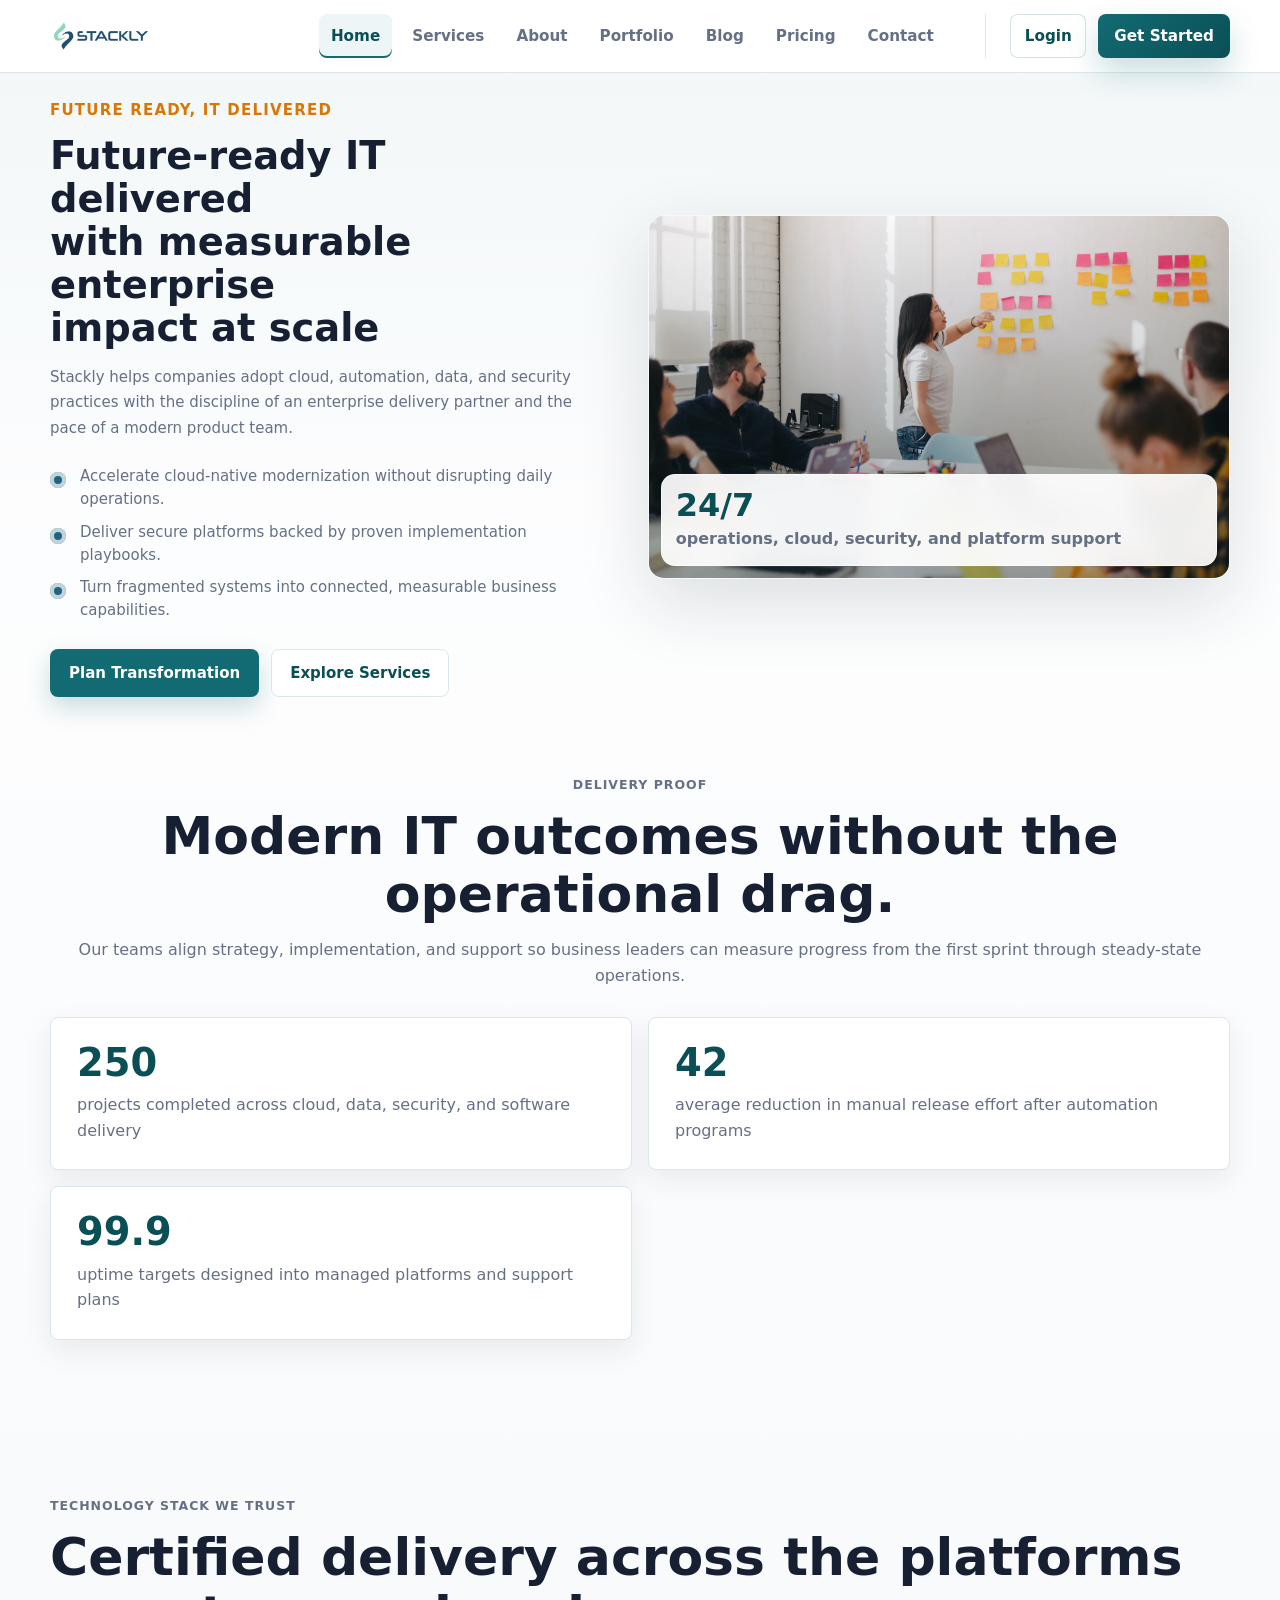
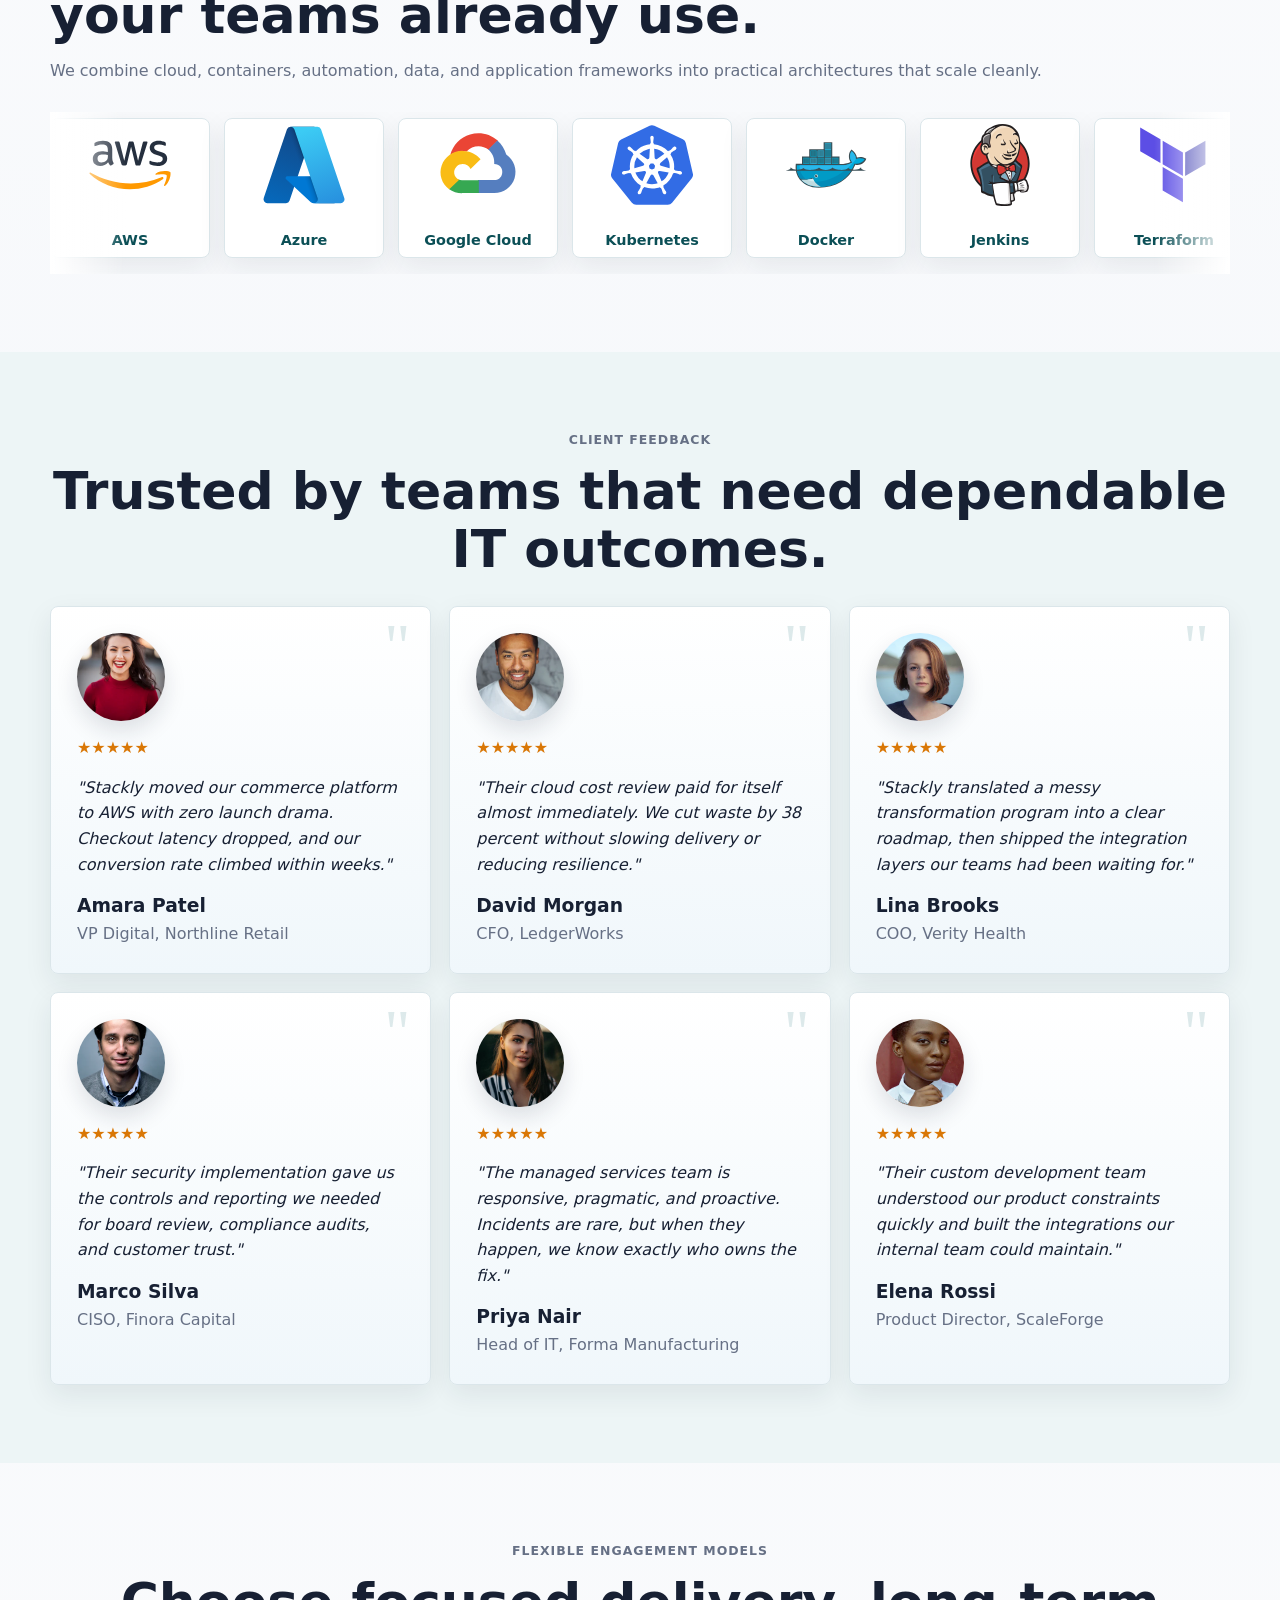
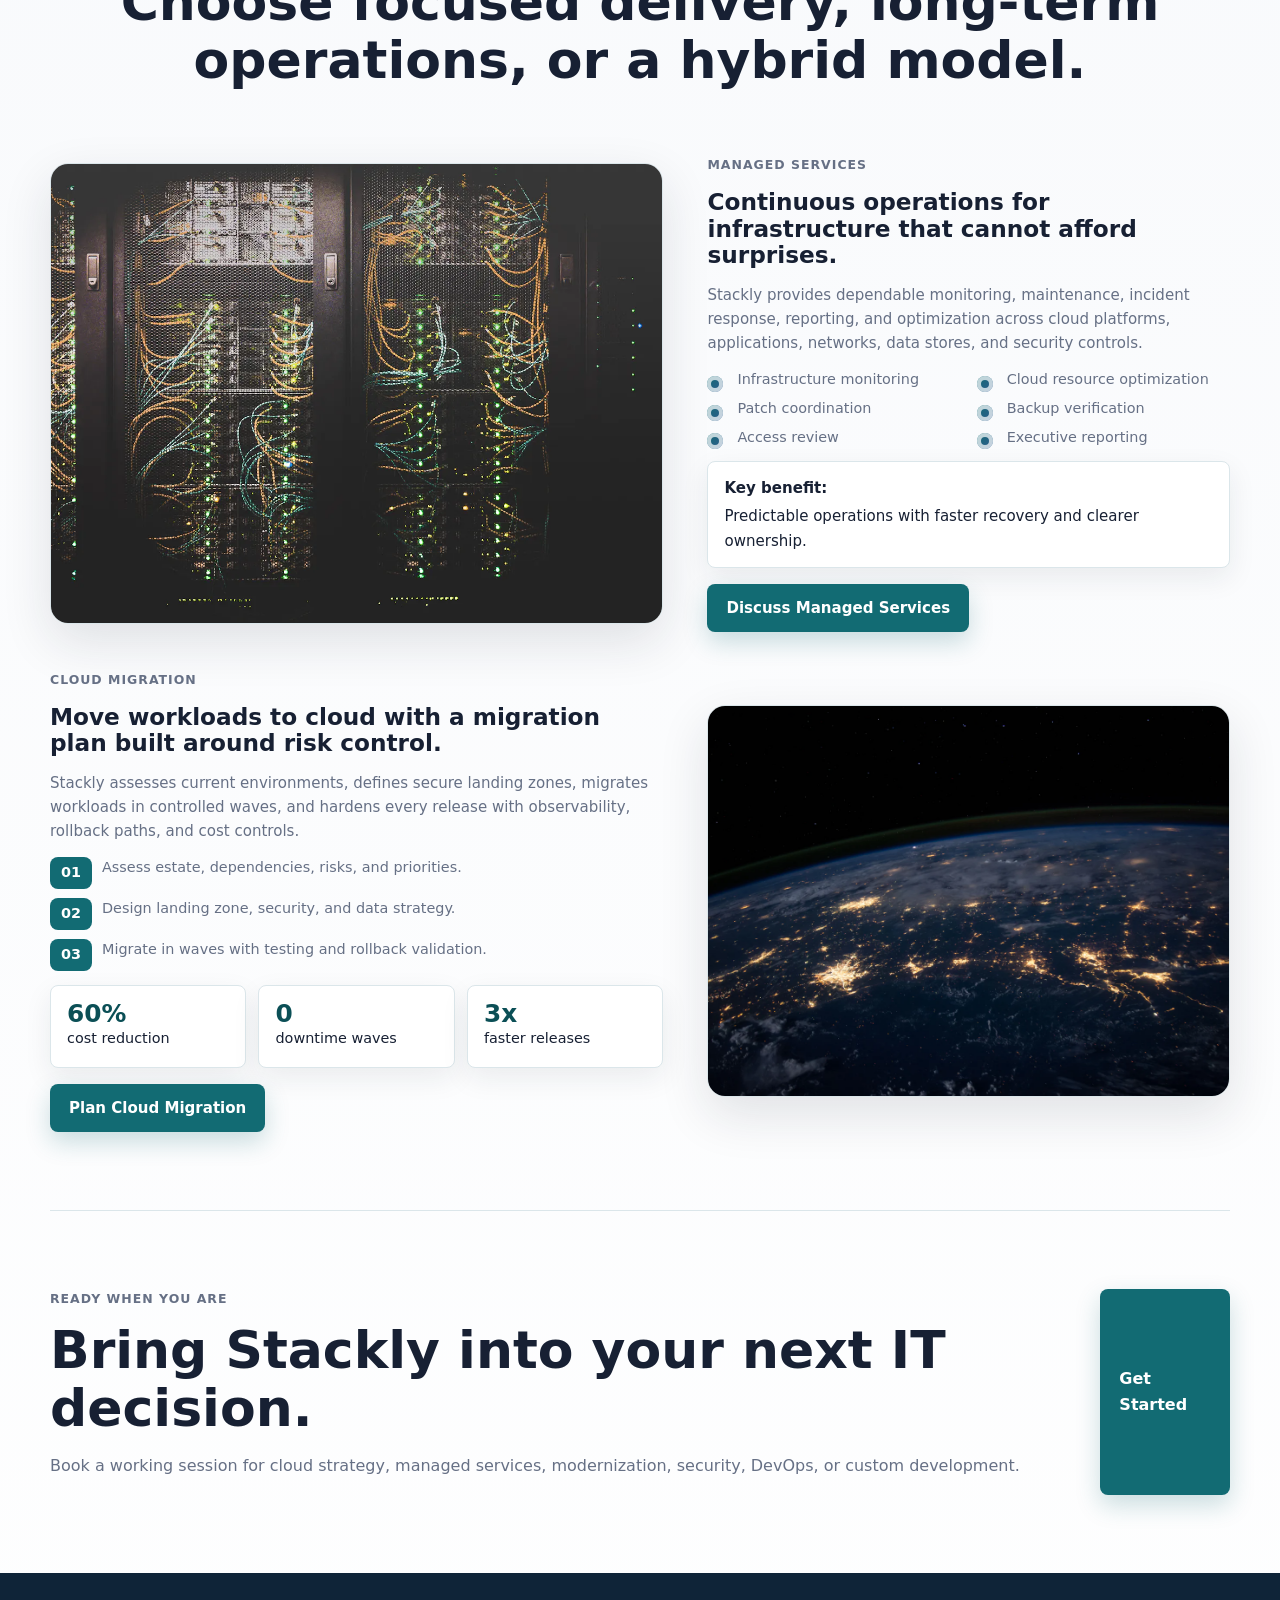
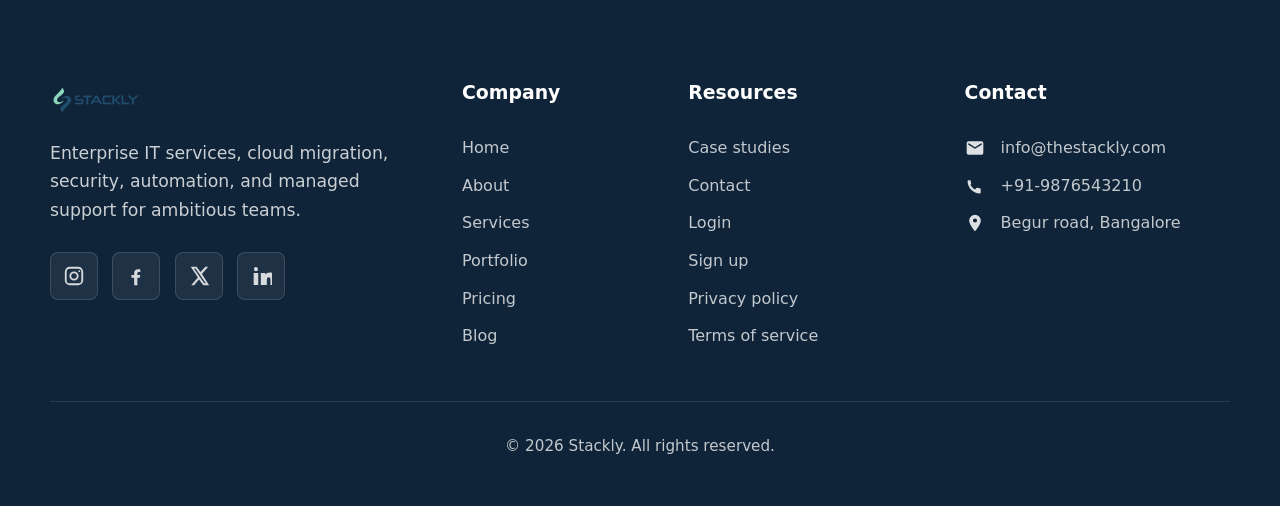
<file: index.html>
﻿<!DOCTYPE html>
<html lang="en">
<head>
  <meta charset="UTF-8">
  <meta name="viewport" content="width=device-width, initial-scale=1.0">
  <meta name="description" content="Stackly delivers enterprise IT services, cloud migration, managed infrastructure, security, DevOps, and custom software for growing organizations.">
  <meta property="og:title" content="Stackly | Enterprise IT Services">
  <meta property="og:description" content="Future-ready IT delivery for cloud, security, automation, and digital transformation.">
  <meta property="og:image" content="assets/photos/hero-it-delivery.webp">
  <title>Stackly | Enterprise IT Services</title>
  <link rel="stylesheet" href="style.css">
  <script type="application/ld+json">
    {
      "@context": "https://schema.org",
      "@type": "Organization",
      "name": "Stackly",
      "url": "https://stackly.example",
      "description": "Enterprise IT services, cloud migration, managed infrastructure, security, DevOps, and custom software delivery.",
      "sameAs": ["https://www.linkedin.com", "https://github.com"]
    }
  </script>
</head>
<body data-page="home" class="preloader-active">
  <div class="preloader" id="preloader">
  <div class="preloader-card">
    
    <div class="preloader-spinner"></div>
    <span class="preloader-label">Stackly</span>
  </div>
</div>
  <header class="site-header">
    <nav class="navbar" aria-label="Main navigation">
<a class="logo" href="index.html" aria-label="Stackly home">
  <img src="assets/stackly-logo.webp" alt="Stackly Logo" class="logo-img">
</a>      <button class="menu-toggle" id="menuToggle" type="button" aria-label="Open menu" aria-expanded="false">
        <span class="menu-bar" aria-hidden="true"></span>
        <span class="menu-bar" aria-hidden="true"></span>
        <span class="menu-bar" aria-hidden="true"></span>
      </button>
      <div class="nav-menu" id="navMenu">
        <ul class="nav-links">
          <li><a href="index.html" data-nav="home">Home</a></li>
          <li><a href="services.html" data-nav="services">Services</a></li>
          <li><a href="about.html" data-nav="about">About</a></li>
          <li><a href="portfolio.html" data-nav="portfolio">Portfolio</a></li>
          <li><a href="blog.html" data-nav="blog">Blog</a></li>
          <li><a href="pricing.html" data-nav="pricing">Pricing</a></li>
          <li><a href="contact.html" data-nav="contact">Contact</a></li>
        </ul>
        <div class="nav-actions" id="authArea"></div>
      </div>
    </nav>
  </header>

  <main>
    <section class="hero hero-it page-fade" id="future-ready">
      <div class="hero-content">
        <p class="eyebrow">Future Ready, IT Delivered</p>
        <h1>Future-ready IT delivered<br>with measurable enterprise<br>impact at scale</h1>
        <p class="hero-subhead">Stackly helps companies adopt cloud, automation, data, and security practices with the discipline of an enterprise delivery partner and the pace of a modern product team.</p>
        <ul class="hero-benefits" aria-label="Stackly key benefits">
          <li><span aria-hidden="true"></span>Accelerate cloud-native modernization without disrupting daily operations.</li>
          <li><span aria-hidden="true"></span>Deliver secure platforms backed by proven implementation playbooks.</li>
          <li><span aria-hidden="true"></span>Turn fragmented systems into connected, measurable business capabilities.</li>
        </ul>
        <div class="hero-actions">
          <a class="btn primary" href="404.html">Plan Transformation</a>
          <a class="btn secondary" href="services.html">Explore Services</a>
        </div>
      </div>
      <figure class="hero-media" aria-label="Technology team working across cloud infrastructure">
        <img src="assets/photos/hero-it-delivery.webp" alt="Professional technology team collaborating around laptops and digital infrastructure" width="1920" height="1080" fetchpriority="high">
        <figcaption>
          <strong>24/7</strong>
          <span>operations, cloud, security, and platform support</span>
        </figcaption>
      </figure>
    </section>

    <section class="section proof-band" aria-labelledby="proof-title">
      <div class="section-heading center">
        <p class="eyebrow">Delivery Proof</p>
        <h2 id="proof-title">Modern IT outcomes without the operational drag.</h2>
        <p>Our teams align strategy, implementation, and support so business leaders can measure progress from the first sprint through steady-state operations.</p>
      </div>
      <div class="metric-grid">
        <article>
          <span data-counter="250">0</span>
          <p>projects completed across cloud, data, security, and software delivery</p>
        </article>
        <article>
          <span data-counter="42">0</span>
          <p>average reduction in manual release effort after automation programs</p>
        </article>
        <article>
          <span data-counter="99.9">0</span>
          <p>uptime targets designed into managed platforms and support plans</p>
        </article>
      </div>
    </section>

    <section class="section" aria-labelledby="stack-title">
      <div class="section-heading">
        <p class="eyebrow">Technology Stack We Trust</p>
        <h2 id="stack-title">Certified delivery across the platforms your teams already use.</h2>
        <p>We combine cloud, containers, automation, data, and application frameworks into practical architectures that scale cleanly.</p>
      </div>
      <div class="tech-carousel-wrap">
        <div class="tech-carousel" id="techCarousel" aria-label="Technology logo carousel">
          <div class="logo-track">
            <article class="logo-card" title="Amazon Web Services"><img src="assets/logos/aws.svg" alt="Amazon Web Services logo" loading="lazy"><span>AWS</span></article>
            <article class="logo-card" title="Microsoft Azure"><img src="assets/logos/azure.svg" alt="Microsoft Azure logo" loading="lazy"><span>Azure</span></article>
            <article class="logo-card" title="Google Cloud"><img src="assets/logos/googlecloud.svg" alt="Google Cloud logo" loading="lazy"><span>Google Cloud</span></article>
            <article class="logo-card" title="Kubernetes"><img src="assets/logos/kubernetes.svg" alt="Kubernetes logo" loading="lazy"><span>Kubernetes</span></article>
            <article class="logo-card" title="Docker"><img src="assets/logos/docker.svg" alt="Docker logo" loading="lazy"><span>Docker</span></article>
            <article class="logo-card" title="Jenkins"><img src="assets/logos/jenkins.svg" alt="Jenkins logo" loading="lazy"><span>Jenkins</span></article>
            <article class="logo-card" title="Terraform"><img src="assets/logos/terraform.svg" alt="Terraform logo" loading="lazy"><span>Terraform</span></article>
            <article class="logo-card" title="GitHub"><img src="assets/logos/github.svg" alt="GitHub logo" loading="lazy"><span>GitHub</span></article>
            <article class="logo-card" title="GitLab"><img src="assets/logos/gitlab.svg" alt="GitLab logo" loading="lazy"><span>GitLab</span></article>
            <article class="logo-card" title="React"><img src="assets/logos/react.svg" alt="React logo" loading="lazy"><span>React</span></article>
            <article class="logo-card" title="Node.js"><img src="assets/logos/nodejs.svg" alt="Node.js logo" loading="lazy"><span>Node.js</span></article>
            <article class="logo-card" title="Python"><img src="assets/logos/python.svg" alt="Python logo" loading="lazy"><span>Python</span></article>
            <article class="logo-card" title="PostgreSQL"><img src="assets/logos/postgresql.svg" alt="PostgreSQL logo" loading="lazy"><span>PostgreSQL</span></article>
            <article class="logo-card" title="MongoDB"><img src="assets/logos/mongodb.svg" alt="MongoDB logo" loading="lazy"><span>MongoDB</span></article>
            <article class="logo-card" title="Redis"><img src="assets/logos/redis.svg" alt="Redis logo" loading="lazy"><span>Redis</span></article>
          </div>
        </div>
      </div>
    </section>

    <section class="section muted" aria-labelledby="testimonials-title">
      <div class="section-heading center">
        <p class="eyebrow">Client Feedback</p>
        <h2 id="testimonials-title">Trusted by teams that need dependable IT outcomes.</h2>
      </div>
      <div class="testimonial-grid">
        <article class="testimonial-card">
          <img src="assets/photos/testimonial-amara.webp" alt="Portrait of Amara Patel" loading="lazy">
          <div class="rating" aria-label="5 out of 5 stars">&#9733;&#9733;&#9733;&#9733;&#9733;</div>
          <p>"Stackly moved our commerce platform to AWS with zero launch drama. Checkout latency dropped, and our conversion rate climbed within weeks."</p>
          <h3>Amara Patel</h3>
          <span>VP Digital, Northline Retail</span>
        </article>
        <article class="testimonial-card">
          <img src="assets/photos/testimonial-david.webp" alt="Portrait of David Morgan" loading="lazy">
          <div class="rating" aria-label="5 out of 5 stars">&#9733;&#9733;&#9733;&#9733;&#9733;</div>
          <p>"Their cloud cost review paid for itself almost immediately. We cut waste by 38 percent without slowing delivery or reducing resilience."</p>
          <h3>David Morgan</h3>
          <span>CFO, LedgerWorks</span>
        </article>
        <article class="testimonial-card">
          <img src="assets/photos/testimonial-lina.webp" alt="Portrait of Lina Brooks" loading="lazy">
          <div class="rating" aria-label="5 out of 5 stars">&#9733;&#9733;&#9733;&#9733;&#9733;</div>
          <p>"Stackly translated a messy transformation program into a clear roadmap, then shipped the integration layers our teams had been waiting for."</p>
          <h3>Lina Brooks</h3>
          <span>COO, Verity Health</span>
        </article>
        <article class="testimonial-card">
          <img src="assets/photos/testimonial-marco.webp" alt="Portrait of Marco Silva" loading="lazy">
          <div class="rating" aria-label="5 out of 5 stars">&#9733;&#9733;&#9733;&#9733;&#9733;</div>
          <p>"Their security implementation gave us the controls and reporting we needed for board review, compliance audits, and customer trust."</p>
          <h3>Marco Silva</h3>
          <span>CISO, Finora Capital</span>
        </article>
        <article class="testimonial-card">
          <img src="assets/photos/testimonial-priya.webp" alt="Portrait of Priya Nair" loading="lazy">
          <div class="rating" aria-label="5 out of 5 stars">&#9733;&#9733;&#9733;&#9733;&#9733;</div>
          <p>"The managed services team is responsive, pragmatic, and proactive. Incidents are rare, but when they happen, we know exactly who owns the fix."</p>
          <h3>Priya Nair</h3>
          <span>Head of IT, Forma Manufacturing</span>
        </article>
        <article class="testimonial-card">
          <img src="assets/photos/testimonial-elena.webp" alt="Portrait of Elena Rossi" loading="lazy">
          <div class="rating" aria-label="5 out of 5 stars">&#9733;&#9733;&#9733;&#9733;&#9733;</div>
          <p>"Their custom development team understood our product constraints quickly and built the integrations our internal team could maintain."</p>
          <h3>Elena Rossi</h3>
          <span>Product Director, ScaleForge</span>
        </article>
      </div>
    </section>

    <section class="section engagement-section" aria-labelledby="engagement-title">
      <div class="section-heading center">
        <p class="eyebrow">Flexible Engagement Models</p>
        <h2 id="engagement-title">Choose focused delivery, long-term operations, or a hybrid model.</h2>
      </div>

      <article class="engagement-row" id="managed-services">
        <div class="engagement-image">
          <img src="assets/photos/managed-services.webp" alt="Server monitoring and IT operations environment" loading="lazy">
        </div>
        <div class="engagement-copy">
          <p class="eyebrow">Managed Services</p>
          <h3>Continuous operations for infrastructure that cannot afford surprises.</h3>
          <p>Stackly provides dependable monitoring, maintenance, incident response, reporting, and optimization across cloud platforms, applications, networks, data stores, and security controls.</p>
          <ul class="icon-list two-column">
            <li>Infrastructure monitoring</li>
            <li>Cloud resource optimization</li>
            <li>Patch coordination</li>
            <li>Backup verification</li>
            <li>Access review</li>
            <li>Executive reporting</li>
          </ul>
          <div class="highlight-strip">
            <strong>Key benefit:</strong>
            <span>Predictable operations with faster recovery and clearer ownership.</span>
          </div>
          <a class="btn primary" href="contact.html?service=Managed%20Services">Discuss Managed Services</a>
        </div>
      </article>

      <article class="engagement-row reverse" id="cloud-migration">
        <div class="engagement-image">
          <img src="assets/photos/cloud-migration.webp" alt="Cloud infrastructure and digital network concept" loading="lazy">
        </div>
        <div class="engagement-copy">
          <p class="eyebrow">Cloud Migration</p>
          <h3>Move workloads to cloud with a migration plan built around risk control.</h3>
          <p>Stackly assesses current environments, defines secure landing zones, migrates workloads in controlled waves, and hardens every release with observability, rollback paths, and cost controls.</p>
          <ol class="timeline-list" aria-label="Cloud migration methodology">
            <li><span>01</span>Assess estate, dependencies, risks, and priorities.</li>
            <li><span>02</span>Design landing zone, security, and data strategy.</li>
            <li><span>03</span>Migrate in waves with testing and rollback validation.</li>
          </ol>
          <div class="result-grid">
            <div><strong>60%</strong><span>cost reduction</span></div>
            <div><strong>0</strong><span>downtime waves</span></div>
            <div><strong>3x</strong><span>faster releases</span></div>
          </div>
          <a class="btn primary" href="contact.html?service=Cloud%20Migration">Plan Cloud Migration</a>
        </div>
      </article>
    </section>

    <section class="section cta-band" aria-labelledby="cta-title">
      <div>
        <p class="eyebrow">Ready When You Are</p>
        <h2 id="cta-title">Bring Stackly into your next IT decision.</h2>
        <p>Book a working session for cloud strategy, managed services, modernization, security, DevOps, or custom development.</p>
      </div>
      <a class="btn primary" href="contact.html">Get Started</a>
    </section>
  </main>

    <footer class="site-footer">
    <div class="container footer-grid">
      <div class="footer-brand">
        <a class="logo" href="index.html" aria-label="Stackly home">
          <img class="logo__img" src="assets/stackly-logo.webp" alt="Stackly Logo" width="280" height="64" decoding="async">
        </a>
        <p>Enterprise IT services, cloud migration, security, automation, and managed support for ambitious teams.</p>
        <div class="footer-social" aria-label="Social links">
          <a class="footer-social__link" href="404.html" aria-label="Instagram">
            <svg class="footer-social__icon" viewBox="0 0 24 24" width="22" height="22" aria-hidden="true">
              <path fill="currentColor" d="M7.5 2h9A5.5 5.5 0 0 1 22 7.5v9A5.5 5.5 0 0 1 16.5 22h-9A5.5 5.5 0 0 1 2 16.5v-9A5.5 5.5 0 0 1 7.5 2Zm0 2A3.5 3.5 0 0 0 4 7.5v9A3.5 3.5 0 0 0 7.5 20h9a3.5 3.5 0 0 0 3.5-3.5v-9A3.5 3.5 0 0 0 16.5 4h-9Zm10.25 1.75a1 1 0 1 1 0 2a1 1 0 0 1 0-2ZM12 7a5 5 0 1 1 0 10a5 5 0 0 1 0-10Zm0 2a3 3 0 1 0 0 6a3 3 0 0 0 0-6Z"/>
            </svg>
          </a>
          <a class="footer-social__link" href="404.html" aria-label="Facebook">
            <svg class="footer-social__icon" viewBox="0 0 24 24" width="22" height="22" aria-hidden="true">
              <path fill="currentColor" d="M13.5 22v-8h2.7l.4-3H13.5V9.1c0-.9.3-1.6 1.7-1.6h1.5V4.8c-.3 0-1.3-.1-2.5-.1c-2.5 0-4.2 1.5-4.2 4.3V11H7v3h3v8h3.5Z"/>
            </svg>
          </a>
          <a class="footer-social__link" href="404.html" aria-label="Twitter">
            <svg class="footer-social__icon" viewBox="0 0 24 24" width="22" height="22" aria-hidden="true">
              <path fill="currentColor" d="M18.9 2H22l-6.8 7.8L23 22h-6.2l-4.8-6.2L6.6 22H3.5l7.3-8.4L3 2h6.3l4.3 5.6L18.9 2Zm-1.1 18h1.7L8.2 3.9H6.4L17.8 20Z"/>
            </svg>
          </a>
          <a class="footer-social__link" href="404.html" aria-label="LinkedIn">
            <svg class="footer-social__icon" viewBox="0 0 24 24" width="22" height="22" aria-hidden="true">
              <path fill="currentColor" d="M6.5 6.7A2.2 2.2 0 1 1 6.5 2.3a2.2 2.2 0 0 1 0 4.4ZM4 21.8V8.6h5v13.2H4Zm7.8 0V8.6h4.8v1.8h.1c.7-1.2 2.3-2.3 4.7-2.3c5 0 5.9 3.3 5.9 7.6v6.1h-5v-5.4c0-1.3 0-3-1.8-3s-2.1 1.4-2.1 2.9v5.5h-5Z"/>
            </svg>
          </a>
        </div>
      </div>
      <div>
        <h4>Company</h4>
        <ul class="footer-links">
          <li><a href="index.html">Home</a></li>
          <li><a href="about.html">About</a></li>
          <li><a href="services.html">Services</a></li>
          <li><a href="portfolio.html">Portfolio</a></li>
          <li><a href="pricing.html">Pricing</a></li>
          <li><a href="blog.html">Blog</a></li>
        </ul>
      </div>
      <div>
        <h4>Resources</h4>
        <ul class="footer-links">
          <li><a href="portfolio.html">Case studies</a></li>
          <li><a href="contact.html">Contact</a></li>
          <li><a href="login.html">Login</a></li>
          <li><a href="signup.html">Sign up</a></li>
          <li><a href="privacy.html">Privacy policy</a></li>
          <li><a href="terms.html">Terms of service</a></li>
        </ul>
      </div>
      <div>
        <h4>Contact</h4>
        <ul class="footer-links footer-contact">
          <li>
            <span class="footer-contact__ico" aria-hidden="true">
              <svg viewBox="0 0 24 24" width="20" height="20">
                <path fill="currentColor" d="M20 4H4a2 2 0 0 0-2 2v12a2 2 0 0 0 2 2h16a2 2 0 0 0 2-2V6a2 2 0 0 0-2-2Zm0 4-8 5L4 8V6l8 5 8-5v2Z"/>
              </svg>
            </span>
            <a href="mailto:info@thestackly.com">info@thestackly.com</a>
          </li>
          <li>
            <span class="footer-contact__ico" aria-hidden="true">
              <svg viewBox="0 0 24 24" width="20" height="20">
                <path fill="currentColor" d="M6.6 10.8c1.2 2.3 3.1 4.2 5.4 5.4l1.8-1.8c.2-.2.6-.3.9-.2 1 .3 2.1.5 3.2.5.5 0 .9.4.9.9V20c0 .5-.4.9-.9.9C9.9 20.9 3.1 14.1 3.1 5.9c0-.5.4-.9.9-.9H6c.5 0 .9.4.9.9 0 1.1.2 2.2.5 3.2.1.3 0 .7-.2.9l-1.6 1.7Z"/>
              </svg>
            </span>
            <a href="tel:+919876543210">+91-9876543210</a>
          </li>
          <li>
            <span class="footer-contact__ico" aria-hidden="true">
              <svg viewBox="0 0 24 24" width="20" height="20">
                <path fill="currentColor" d="M12 2a7 7 0 0 1 7 7c0 5.2-7 13-7 13S5 14.2 5 9a7 7 0 0 1 7-7Zm0 9.5A2.5 2.5 0 1 0 12 6.5a2.5 2.5 0 0 0 0 5Z"/>
              </svg>
            </span>
           <a href="https://www.google.com/maps?q=Begur+Road+Bangalore" target="_blank">
  Begur road, Bangalore
</a>
          </li>
        </ul>
      </div>
    </div>
    <div class="container footer-bottom">
      <span>&copy; <span id="year"></span> Stackly. All rights reserved.</span>
    </div>
  </footer>

  <script src="script.js"></script>
</body>
</html>
</file>
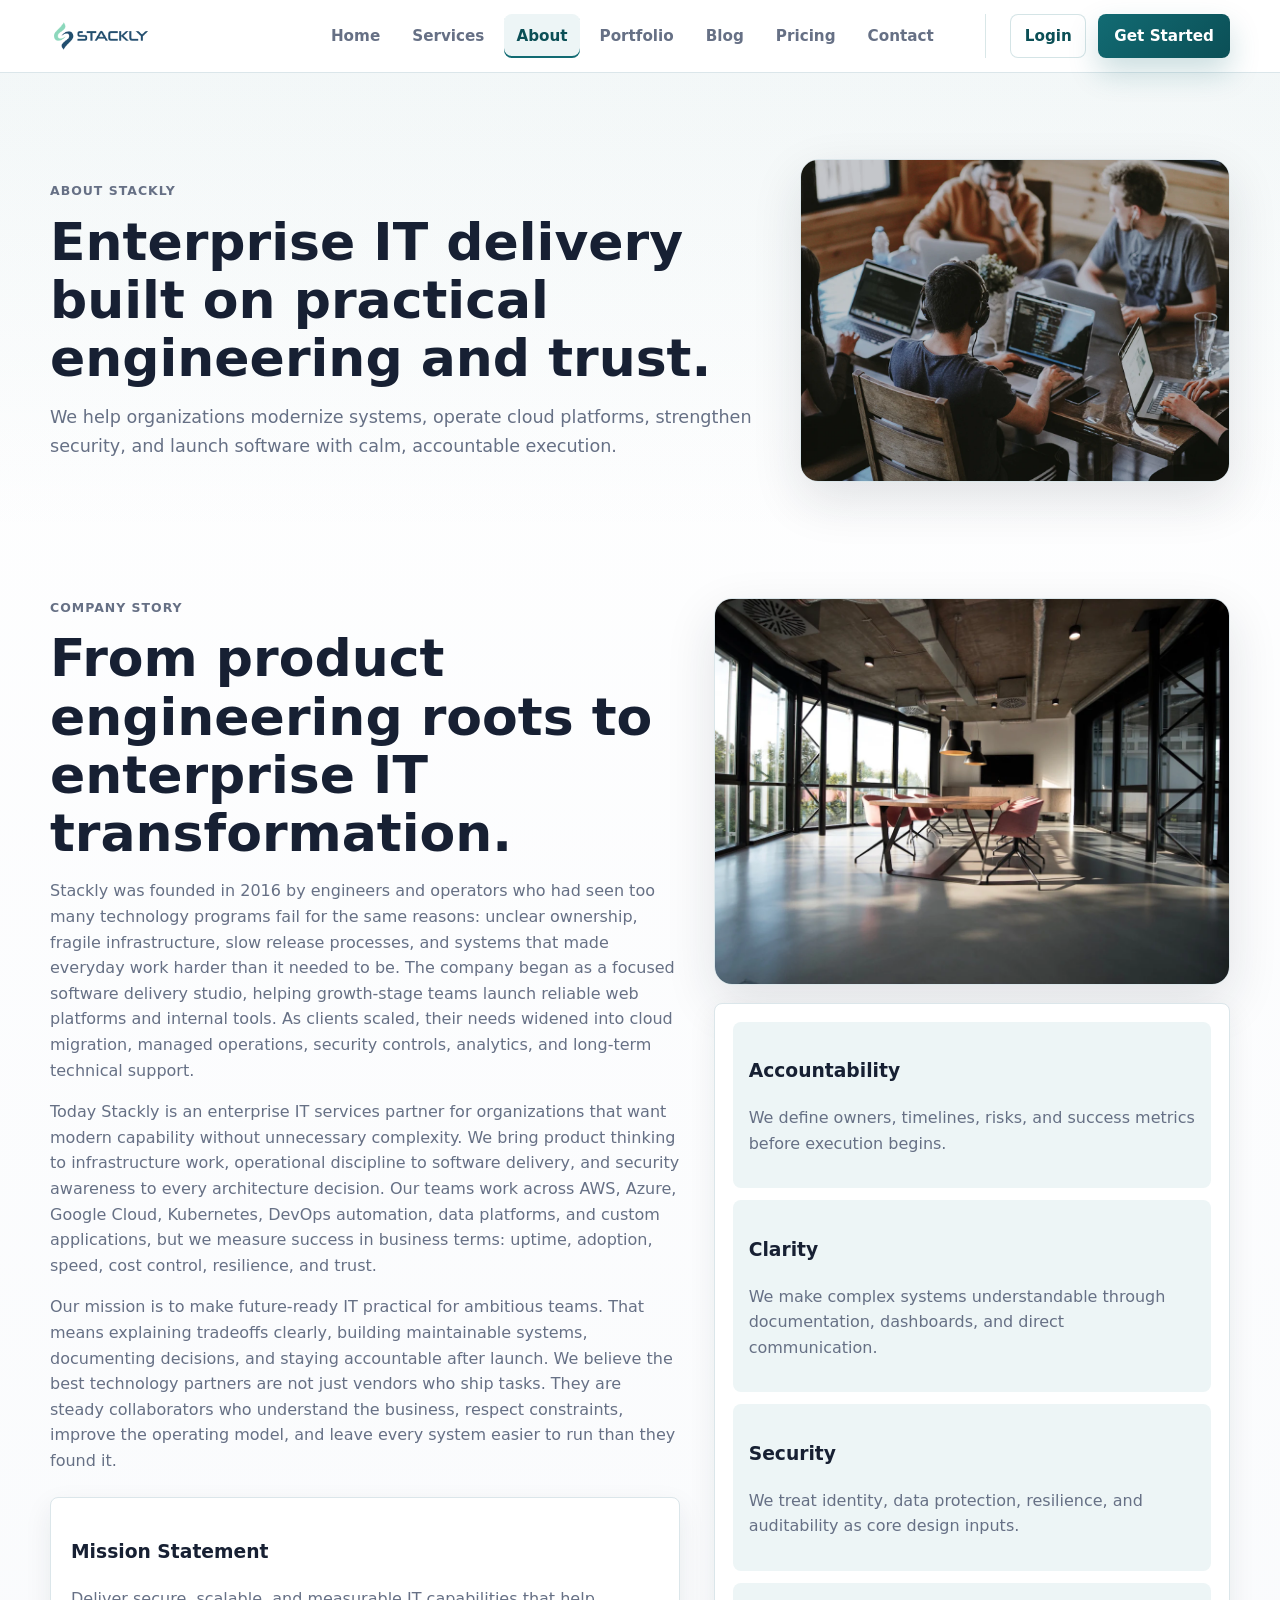
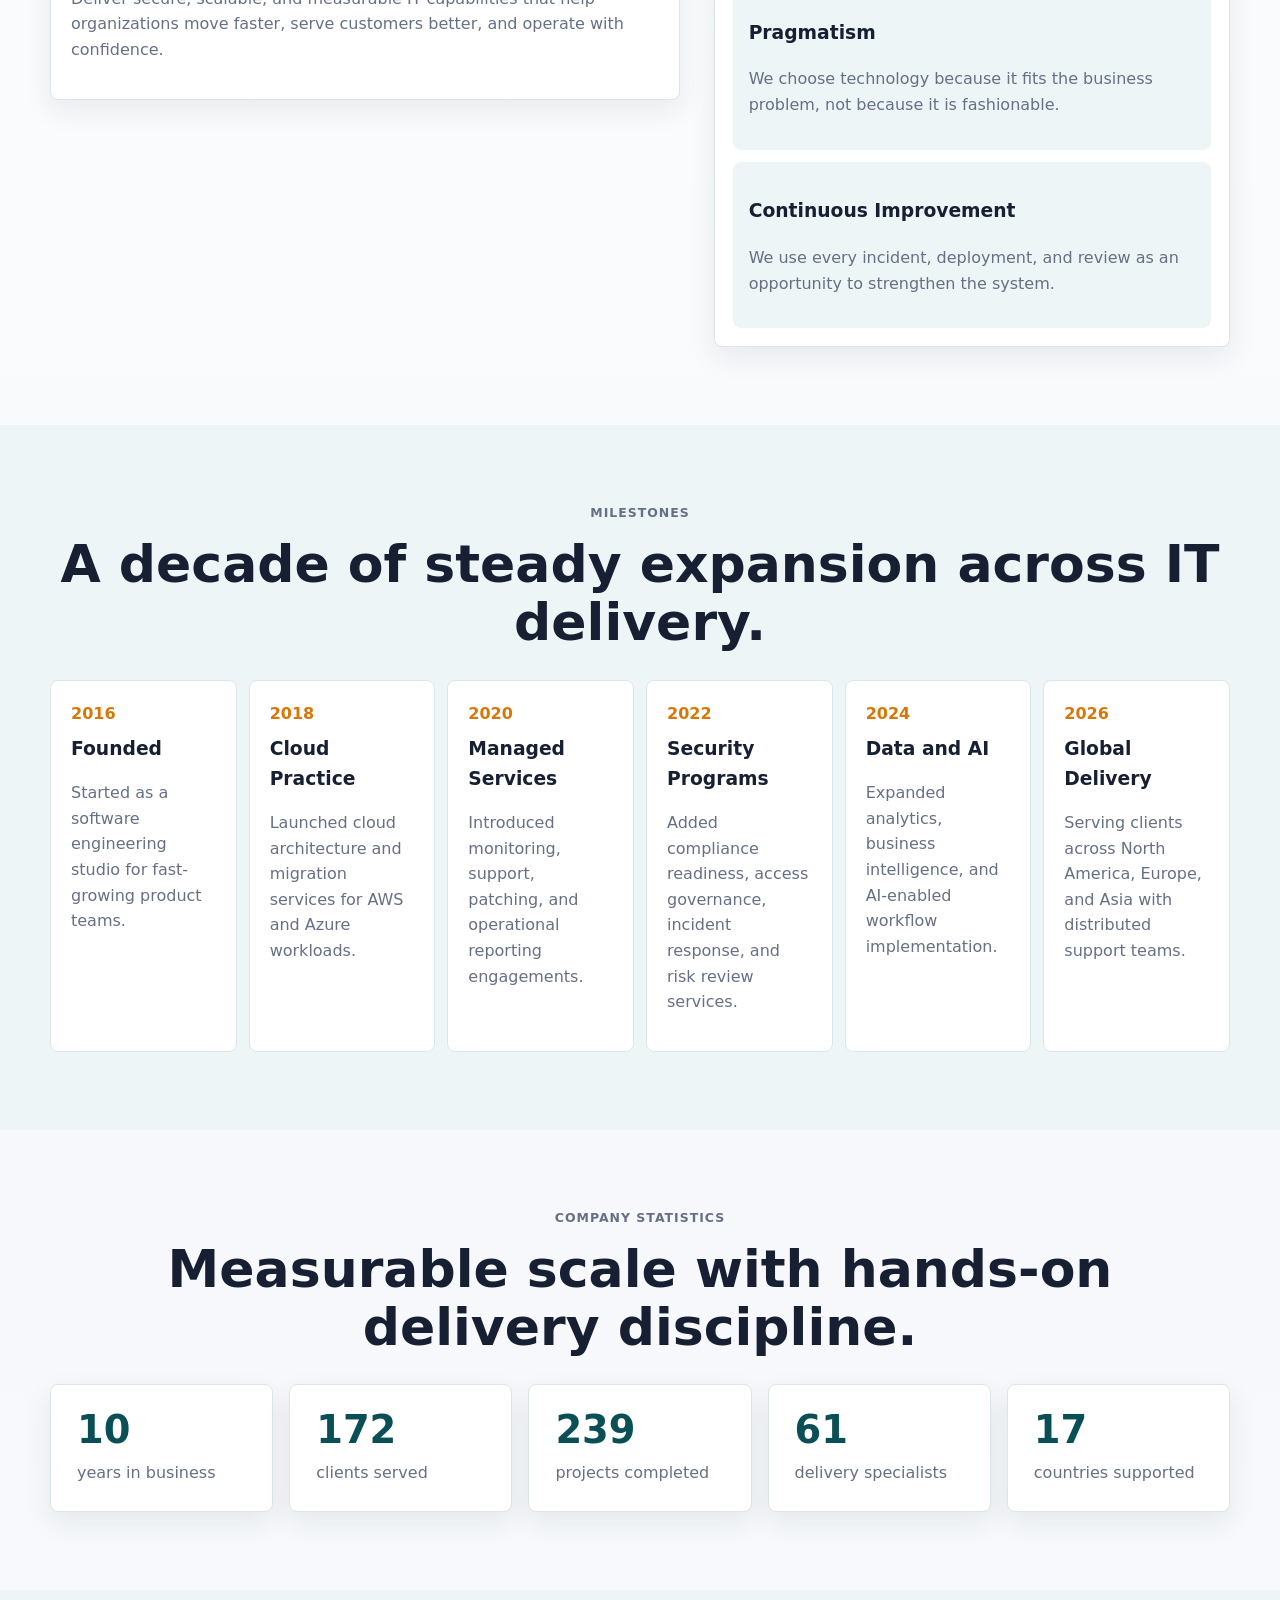
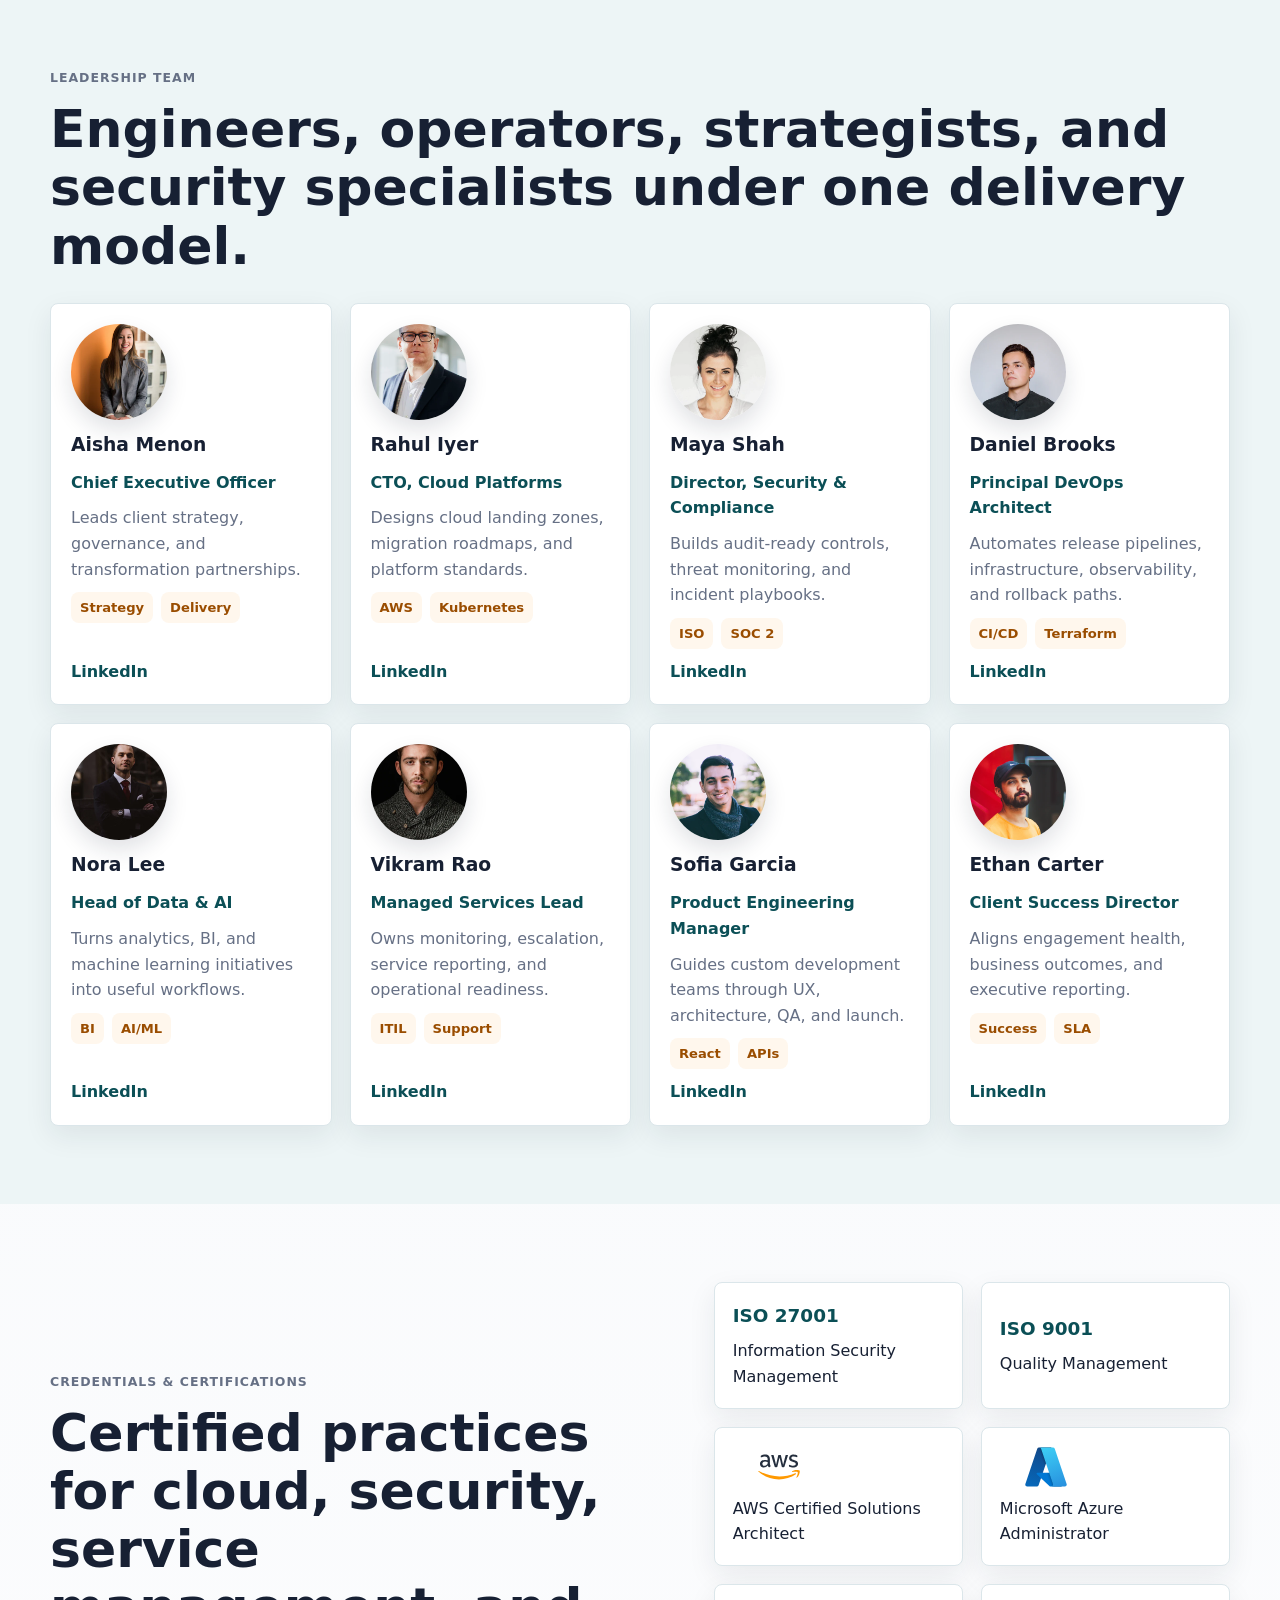
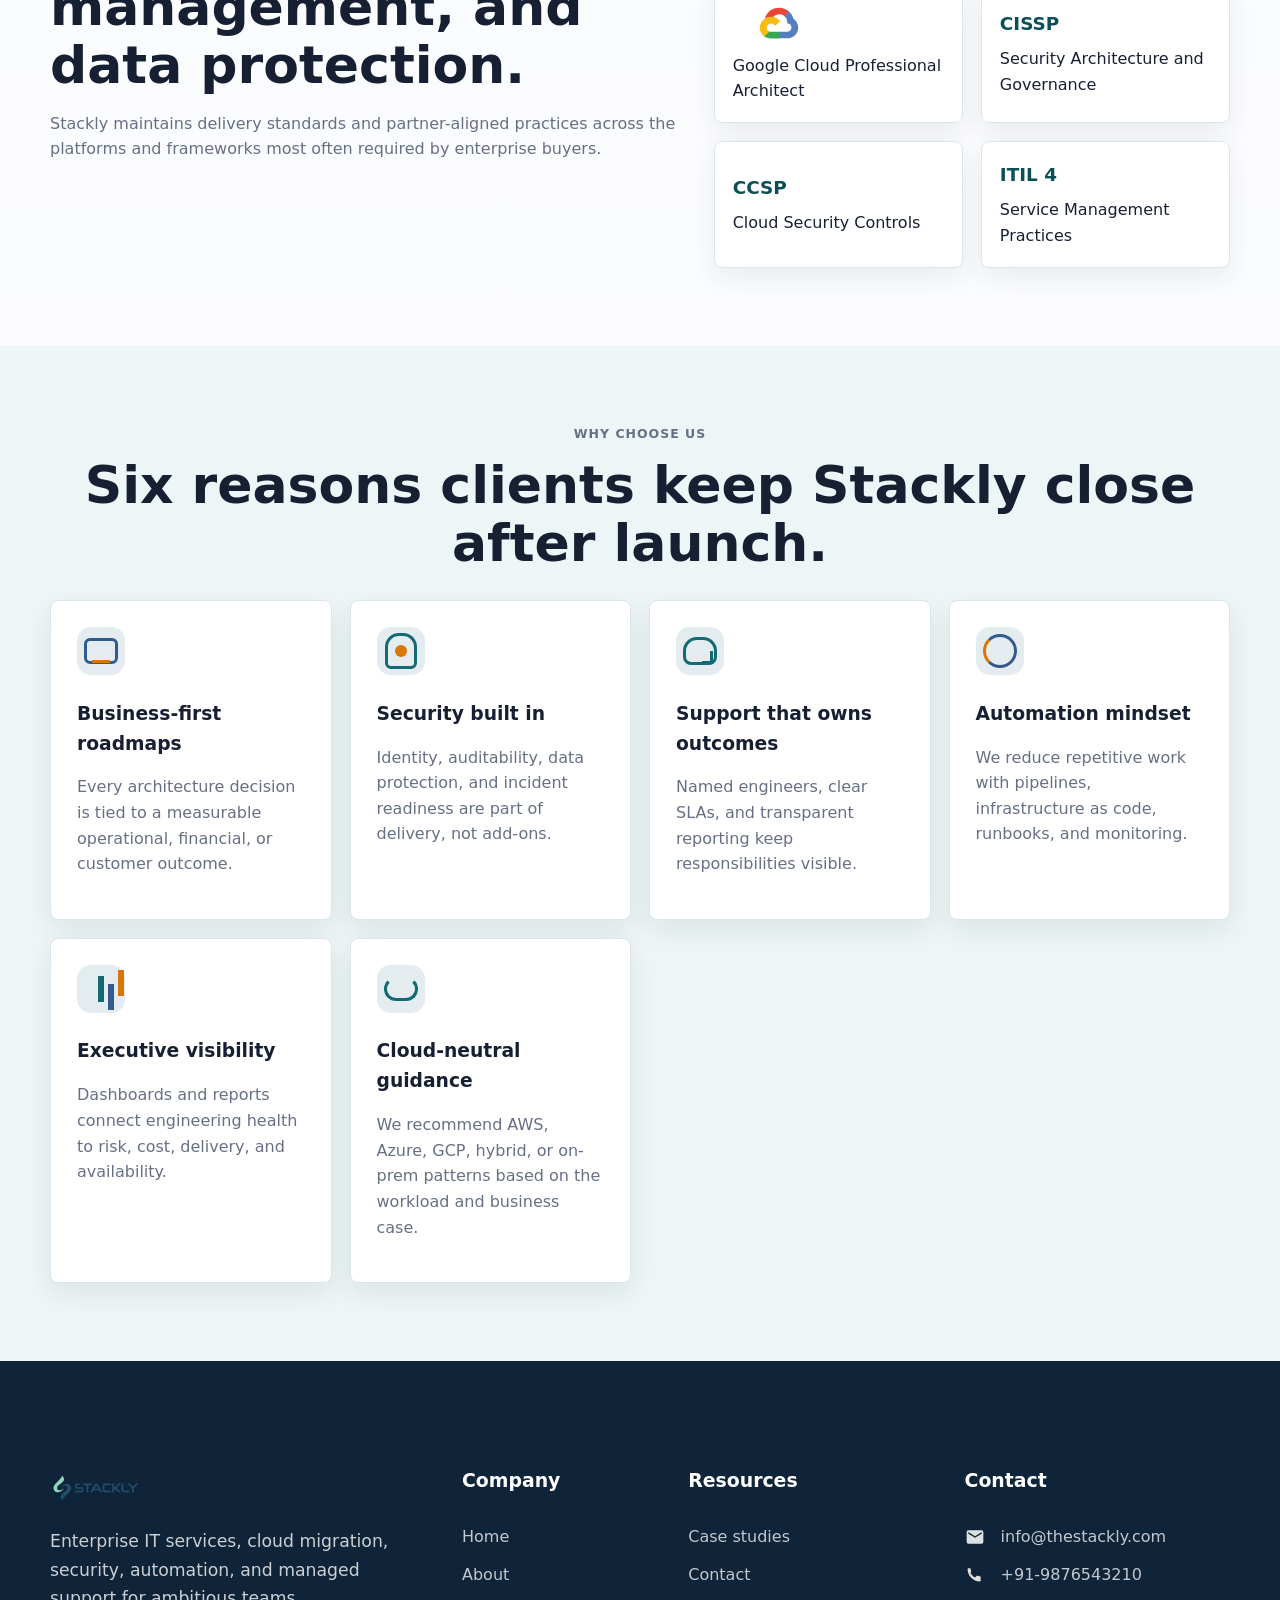
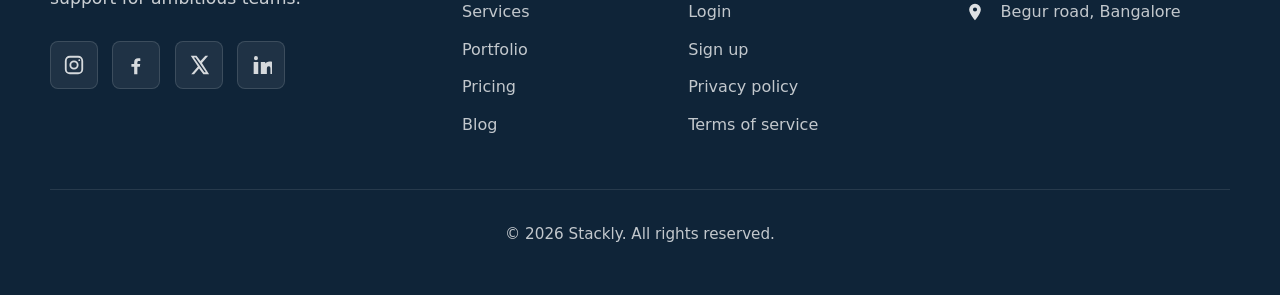
<file: about.html>
﻿<!DOCTYPE html>
<html lang="en">
<head>
  <meta charset="UTF-8">
  <meta name="viewport" content="width=device-width, initial-scale=1.0">
  <meta name="description" content="Learn about Stackly, an enterprise IT services company delivering cloud migration, managed services, security, automation, analytics, and custom development.">
  <meta property="og:title" content="About Stackly | Enterprise IT Delivery Team">
  <meta property="og:description" content="Meet the people, values, certifications, and milestones behind Stackly's IT services practice.">
  <meta property="og:image" content="assets/photos/about-team.webp">
  <title>About Stackly | Enterprise IT Delivery Team</title>
  <link rel="stylesheet" href="style.css">
</head>
<body data-page="about">
  <header class="site-header">
    <nav class="navbar" aria-label="Main navigation">
      <a class="logo" href="index.html" aria-label="Stackly home"><img src="assets/stackly-logo.webp" alt="Stackly Logo" class="logo__img" width="280" height="64"></a>
      <button class="menu-toggle" id="menuToggle" type="button" aria-label="Open menu" aria-expanded="false">
        <span class="menu-bar" aria-hidden="true"></span>
        <span class="menu-bar" aria-hidden="true"></span>
        <span class="menu-bar" aria-hidden="true"></span>
      </button>
      <div class="nav-menu" id="navMenu">
        <ul class="nav-links">
          <li><a href="index.html" data-nav="home">Home</a></li>
          <li><a href="services.html" data-nav="services">Services</a></li>
          <li><a href="about.html" data-nav="about">About</a></li>
          <li><a href="portfolio.html" data-nav="portfolio">Portfolio</a></li>
          <li><a href="blog.html" data-nav="blog">Blog</a></li>
          <li><a href="pricing.html" data-nav="pricing">Pricing</a></li>
          <li><a href="contact.html" data-nav="contact">Contact</a></li>
        </ul>
        <div class="nav-actions" id="authArea"></div>
      </div>
    </nav>
  </header>

  <main>
    <section class="page-hero visual-hero page-fade">
      <div>
        <p class="eyebrow">About Stackly</p>
        <h1>Enterprise IT delivery built on practical engineering and trust.</h1>
        <p>We help organizations modernize systems, operate cloud platforms, strengthen security, and launch software with calm, accountable execution.</p>
      </div>
      <img src="assets/photos/about-team.webp" alt="Stackly team collaborating in a modern office" width="1400" height="900" fetchpriority="high">
    </section>

    <section class="section story-section" aria-labelledby="story-title">
      <div class="story-copy">
        <p class="eyebrow">Company Story</p>
        <h2 id="story-title">From product engineering roots to enterprise IT transformation.</h2>
        <p>Stackly was founded in 2016 by engineers and operators who had seen too many technology programs fail for the same reasons: unclear ownership, fragile infrastructure, slow release processes, and systems that made everyday work harder than it needed to be. The company began as a focused software delivery studio, helping growth-stage teams launch reliable web platforms and internal tools. As clients scaled, their needs widened into cloud migration, managed operations, security controls, analytics, and long-term technical support.</p>
        <p>Today Stackly is an enterprise IT services partner for organizations that want modern capability without unnecessary complexity. We bring product thinking to infrastructure work, operational discipline to software delivery, and security awareness to every architecture decision. Our teams work across AWS, Azure, Google Cloud, Kubernetes, DevOps automation, data platforms, and custom applications, but we measure success in business terms: uptime, adoption, speed, cost control, resilience, and trust.</p>
        <p>Our mission is to make future-ready IT practical for ambitious teams. That means explaining tradeoffs clearly, building maintainable systems, documenting decisions, and staying accountable after launch. We believe the best technology partners are not just vendors who ship tasks. They are steady collaborators who understand the business, respect constraints, improve the operating model, and leave every system easier to run than they found it.</p>
        <div class="mission-card">
          <h3>Mission Statement</h3>
          <p>Deliver secure, scalable, and measurable IT capabilities that help organizations move faster, serve customers better, and operate with confidence.</p>
        </div>
      </div>
      <aside class="story-visual">
        <img src="assets/photos/about-office.webp" alt="Modern office environment with collaborative workspaces" loading="lazy">
        <div class="values-panel">
          <article><h3>Accountability</h3><p>We define owners, timelines, risks, and success metrics before execution begins.</p></article>
          <article><h3>Clarity</h3><p>We make complex systems understandable through documentation, dashboards, and direct communication.</p></article>
          <article><h3>Security</h3><p>We treat identity, data protection, resilience, and auditability as core design inputs.</p></article>
          <article><h3>Pragmatism</h3><p>We choose technology because it fits the business problem, not because it is fashionable.</p></article>
          <article><h3>Continuous Improvement</h3><p>We use every incident, deployment, and review as an opportunity to strengthen the system.</p></article>
        </div>
      </aside>
    </section>

    <section class="section muted" aria-labelledby="timeline-title">
      <div class="section-heading center">
        <p class="eyebrow">Milestones</p>
        <h2 id="timeline-title">A decade of steady expansion across IT delivery.</h2>
      </div>
      <div class="timeline">
        <article><span>2016</span><h3>Founded</h3><p>Started as a software engineering studio for fast-growing product teams.</p></article>
        <article><span>2018</span><h3>Cloud Practice</h3><p>Launched cloud architecture and migration services for AWS and Azure workloads.</p></article>
        <article><span>2020</span><h3>Managed Services</h3><p>Introduced monitoring, support, patching, and operational reporting engagements.</p></article>
        <article><span>2022</span><h3>Security Programs</h3><p>Added compliance readiness, access governance, incident response, and risk review services.</p></article>
        <article><span>2024</span><h3>Data and AI</h3><p>Expanded analytics, business intelligence, and AI-enabled workflow implementation.</p></article>
        <article><span>2026</span><h3>Global Delivery</h3><p>Serving clients across North America, Europe, and Asia with distributed support teams.</p></article>
      </div>
    </section>

    <section class="section" aria-labelledby="stats-title">
      <div class="section-heading center">
        <p class="eyebrow">Company Statistics</p>
        <h2 id="stats-title">Measurable scale with hands-on delivery discipline.</h2>
      </div>
      <div class="stat-grid">
        <article><span data-counter="10">0</span><p>years in business</p></article>
        <article><span data-counter="180">0</span><p>clients served</p></article>
        <article><span data-counter="250">0</span><p>projects completed</p></article>
        <article><span data-counter="64">0</span><p>delivery specialists</p></article>
        <article><span data-counter="18">0</span><p>countries supported</p></article>
      </div>
    </section>

    <section class="section muted" aria-labelledby="team-title">
      <div class="section-heading">
        <p class="eyebrow">Leadership Team</p>
        <h2 id="team-title">Engineers, operators, strategists, and security specialists under one delivery model.</h2>
      </div>
      <div class="team-grid expanded">
        <article class="team-card">
          <img src="assets/photos/team-aisha.webp" alt="Aisha Menon headshot" loading="lazy">
          <h3>Aisha Menon</h3>
          <p>Chief Executive Officer</p>
          <span>Leads client strategy, governance, and transformation partnerships.</span>
          <div class="tag-list"><span>Strategy</span><span>Delivery</span></div>
          <a href="404.html" aria-label="Aisha Menon LinkedIn profile">LinkedIn</a>
        </article>
        <article class="team-card">
          <img src="assets/photos/team-rahul.webp" alt="Rahul Iyer headshot" loading="lazy">
          <h3>Rahul Iyer</h3>
          <p>CTO, Cloud Platforms</p>
          <span>Designs cloud landing zones, migration roadmaps, and platform standards.</span>
          <div class="tag-list"><span>AWS</span><span>Kubernetes</span></div>
          <a href="404.html" aria-label="Rahul Iyer LinkedIn profile">LinkedIn</a>
        </article>
        <article class="team-card">
          <img src="assets/photos/team-maya.webp" alt="Maya Shah headshot" loading="lazy">
          <h3>Maya Shah</h3>
          <p>Director, Security &amp; Compliance</p>
          <span>Builds audit-ready controls, threat monitoring, and incident playbooks.</span>
          <div class="tag-list"><span>ISO</span><span>SOC 2</span></div>
          <a href="404.html" aria-label="Maya Shah LinkedIn profile">LinkedIn</a>
        </article>
        <article class="team-card">
          <img src="assets/photos/team-daniel.webp" alt="Daniel Brooks headshot" loading="lazy">
          <h3>Daniel Brooks</h3>
          <p>Principal DevOps Architect</p>
          <span>Automates release pipelines, infrastructure, observability, and rollback paths.</span>
          <div class="tag-list"><span>CI/CD</span><span>Terraform</span></div>
          <a href="404.html" aria-label="Daniel Brooks LinkedIn profile">LinkedIn</a>
        </article>
        <article class="team-card">
          <img src="assets/photos/team-nora.webp" alt="Nora Lee headshot" loading="lazy">
          <h3>Nora Lee</h3>
          <p>Head of Data &amp; AI</p>
          <span>Turns analytics, BI, and machine learning initiatives into useful workflows.</span>
          <div class="tag-list"><span>BI</span><span>AI/ML</span></div>
          <a href="404.html" aria-label="Nora Lee LinkedIn profile">LinkedIn</a>
        </article>
        <article class="team-card">
          <img src="assets/photos/team-vikram.webp" alt="Vikram Rao headshot" loading="lazy">
          <h3>Vikram Rao</h3>
          <p>Managed Services Lead</p>
          <span>Owns monitoring, escalation, service reporting, and operational readiness.</span>
          <div class="tag-list"><span>ITIL</span><span>Support</span></div>
          <a href="404.html" aria-label="Vikram Rao LinkedIn profile">LinkedIn</a>
        </article>
        <article class="team-card">
          <img src="assets/photos/team-sofia.webp" alt="Sofia Garcia headshot" loading="lazy">
          <h3>Sofia Garcia</h3>
          <p>Product Engineering Manager</p>
          <span>Guides custom development teams through UX, architecture, QA, and launch.</span>
          <div class="tag-list"><span>React</span><span>APIs</span></div>
          <a href="404.html" aria-label="Sofia Garcia LinkedIn profile">LinkedIn</a>
        </article>
        <article class="team-card">
          <img src="assets/photos/team-ethan.webp" alt="Ethan Carter headshot" loading="lazy">
          <h3>Ethan Carter</h3>
          <p>Client Success Director</p>
          <span>Aligns engagement health, business outcomes, and executive reporting.</span>
          <div class="tag-list"><span>Success</span><span>SLA</span></div>
          <a href="404.html" aria-label="Ethan Carter LinkedIn profile">LinkedIn</a>
        </article>
      </div>
    </section>

    <section class="section" aria-labelledby="credentials-title">
      <div class="split align-center">
        <div>
          <p class="eyebrow">Credentials &amp; Certifications</p>
          <h2 id="credentials-title">Certified practices for cloud, security, service management, and data protection.</h2>
          <p>Stackly maintains delivery standards and partner-aligned practices across the platforms and frameworks most often required by enterprise buyers.</p>
        </div>
        <div class="credential-grid">
          <article><strong>ISO 27001</strong><span>Information Security Management</span></article>
          <article><strong>ISO 9001</strong><span>Quality Management</span></article>
          <article><img src="assets/logos/aws.svg" alt="AWS logo" loading="lazy"><span>AWS Certified Solutions Architect</span></article>
          <article><img src="assets/logos/azure.svg" alt="Azure logo" loading="lazy"><span>Microsoft Azure Administrator</span></article>
          <article><img src="assets/logos/googlecloud.svg" alt="Google Cloud logo" loading="lazy"><span>Google Cloud Professional Architect</span></article>
          <article><strong>CISSP</strong><span>Security Architecture and Governance</span></article>
          <article><strong>CCSP</strong><span>Cloud Security Controls</span></article>
          <article><strong>ITIL 4</strong><span>Service Management Practices</span></article>
        </div>
      </div>
    </section>

    <section class="section muted" aria-labelledby="why-title">
      <div class="section-heading center">
        <p class="eyebrow">Why Choose Us</p>
        <h2 id="why-title">Six reasons clients keep Stackly close after launch.</h2>
      </div>
      <div class="differentiator-grid">
        <article><span class="service-icon consulting-icon"></span><h3>Business-first roadmaps</h3><p>Every architecture decision is tied to a measurable operational, financial, or customer outcome.</p></article>
        <article><span class="service-icon security-icon"></span><h3>Security built in</h3><p>Identity, auditability, data protection, and incident readiness are part of delivery, not add-ons.</p></article>
        <article><span class="service-icon support-icon"></span><h3>Support that owns outcomes</h3><p>Named engineers, clear SLAs, and transparent reporting keep responsibilities visible.</p></article>
        <article><span class="service-icon devops-icon"></span><h3>Automation mindset</h3><p>We reduce repetitive work with pipelines, infrastructure as code, runbooks, and monitoring.</p></article>
        <article><span class="service-icon analytics-icon"></span><h3>Executive visibility</h3><p>Dashboards and reports connect engineering health to risk, cost, delivery, and availability.</p></article>
        <article><span class="service-icon cloud-icon"></span><h3>Cloud-neutral guidance</h3><p>We recommend AWS, Azure, GCP, hybrid, or on-prem patterns based on the workload and business case.</p></article>
      </div>
    </section>
  </main>

       <footer class="site-footer">
    <div class="container footer-grid">
      <div class="footer-brand">
        <a class="logo" href="index.html" aria-label="Stackly home">
          <img class="logo__img" src="assets/stackly-logo.webp" alt="Stackly Logo" width="280" height="64" decoding="async">
        </a>
        <p>Enterprise IT services, cloud migration, security, automation, and managed support for ambitious teams.</p>
        <div class="footer-social" aria-label="Social links">
          <a class="footer-social__link" href="404.html" aria-label="Instagram">
            <svg class="footer-social__icon" viewBox="0 0 24 24" width="22" height="22" aria-hidden="true">
              <path fill="currentColor" d="M7.5 2h9A5.5 5.5 0 0 1 22 7.5v9A5.5 5.5 0 0 1 16.5 22h-9A5.5 5.5 0 0 1 2 16.5v-9A5.5 5.5 0 0 1 7.5 2Zm0 2A3.5 3.5 0 0 0 4 7.5v9A3.5 3.5 0 0 0 7.5 20h9a3.5 3.5 0 0 0 3.5-3.5v-9A3.5 3.5 0 0 0 16.5 4h-9Zm10.25 1.75a1 1 0 1 1 0 2a1 1 0 0 1 0-2ZM12 7a5 5 0 1 1 0 10a5 5 0 0 1 0-10Zm0 2a3 3 0 1 0 0 6a3 3 0 0 0 0-6Z"/>
            </svg>
          </a>
          <a class="footer-social__link" href="404.html" aria-label="Facebook">
            <svg class="footer-social__icon" viewBox="0 0 24 24" width="22" height="22" aria-hidden="true">
              <path fill="currentColor" d="M13.5 22v-8h2.7l.4-3H13.5V9.1c0-.9.3-1.6 1.7-1.6h1.5V4.8c-.3 0-1.3-.1-2.5-.1c-2.5 0-4.2 1.5-4.2 4.3V11H7v3h3v8h3.5Z"/>
            </svg>
          </a>
          <a class="footer-social__link" href="404.html" aria-label="Twitter">
            <svg class="footer-social__icon" viewBox="0 0 24 24" width="22" height="22" aria-hidden="true">
              <path fill="currentColor" d="M18.9 2H22l-6.8 7.8L23 22h-6.2l-4.8-6.2L6.6 22H3.5l7.3-8.4L3 2h6.3l4.3 5.6L18.9 2Zm-1.1 18h1.7L8.2 3.9H6.4L17.8 20Z"/>
            </svg>
          </a>
          <a class="footer-social__link" href="404.html" aria-label="LinkedIn">
            <svg class="footer-social__icon" viewBox="0 0 24 24" width="22" height="22" aria-hidden="true">
              <path fill="currentColor" d="M6.5 6.7A2.2 2.2 0 1 1 6.5 2.3a2.2 2.2 0 0 1 0 4.4ZM4 21.8V8.6h5v13.2H4Zm7.8 0V8.6h4.8v1.8h.1c.7-1.2 2.3-2.3 4.7-2.3c5 0 5.9 3.3 5.9 7.6v6.1h-5v-5.4c0-1.3 0-3-1.8-3s-2.1 1.4-2.1 2.9v5.5h-5Z"/>
            </svg>
          </a>
        </div>
      </div>
      <div>
        <h4>Company</h4>
        <ul class="footer-links">
          <li><a href="index.html">Home</a></li>
          <li><a href="about.html">About</a></li>
          <li><a href="services.html">Services</a></li>
          <li><a href="portfolio.html">Portfolio</a></li>
          <li><a href="pricing.html">Pricing</a></li>
          <li><a href="blog.html">Blog</a></li>
        </ul>
      </div>
      <div>
        <h4>Resources</h4>
        <ul class="footer-links">
          <li><a href="portfolio.html">Case studies</a></li>
          <li><a href="contact.html">Contact</a></li>
          <li><a href="login.html">Login</a></li>
          <li><a href="signup.html">Sign up</a></li>
          <li><a href="privacy.html">Privacy policy</a></li>
          <li><a href="terms.html">Terms of service</a></li>
        </ul>
      </div>
      <div>
        <h4>Contact</h4>
        <ul class="footer-links footer-contact">
          <li>
            <span class="footer-contact__ico" aria-hidden="true">
              <svg viewBox="0 0 24 24" width="20" height="20">
                <path fill="currentColor" d="M20 4H4a2 2 0 0 0-2 2v12a2 2 0 0 0 2 2h16a2 2 0 0 0 2-2V6a2 2 0 0 0-2-2Zm0 4-8 5L4 8V6l8 5 8-5v2Z"/>
              </svg>
            </span>
            <a href="mailto:info@thestackly.com">info@thestackly.com</a>
          </li>
          <li>
            <span class="footer-contact__ico" aria-hidden="true">
              <svg viewBox="0 0 24 24" width="20" height="20">
                <path fill="currentColor" d="M6.6 10.8c1.2 2.3 3.1 4.2 5.4 5.4l1.8-1.8c.2-.2.6-.3.9-.2 1 .3 2.1.5 3.2.5.5 0 .9.4.9.9V20c0 .5-.4.9-.9.9C9.9 20.9 3.1 14.1 3.1 5.9c0-.5.4-.9.9-.9H6c.5 0 .9.4.9.9 0 1.1.2 2.2.5 3.2.1.3 0 .7-.2.9l-1.6 1.7Z"/>
              </svg>
            </span>
            <a href="tel:+919876543210">+91-9876543210</a>
          </li>
          <li>
            <span class="footer-contact__ico" aria-hidden="true">
              <svg viewBox="0 0 24 24" width="20" height="20">
                <path fill="currentColor" d="M12 2a7 7 0 0 1 7 7c0 5.2-7 13-7 13S5 14.2 5 9a7 7 0 0 1 7-7Zm0 9.5A2.5 2.5 0 1 0 12 6.5a2.5 2.5 0 0 0 0 5Z"/>
              </svg>
            </span>
            <a href="https://www.google.com/maps?q=Begur+Road+Bangalore" target="_blank">Begur road, Bangalore</a>
          </li>
        </ul>
      </div>
    </div>
    <div class="container footer-bottom">
      <span>&copy; <span id="year"></span> Stackly. All rights reserved.</span>
    </div>
  </footer>

  <script src="script.js"></script>
</body>
</html>
</file>
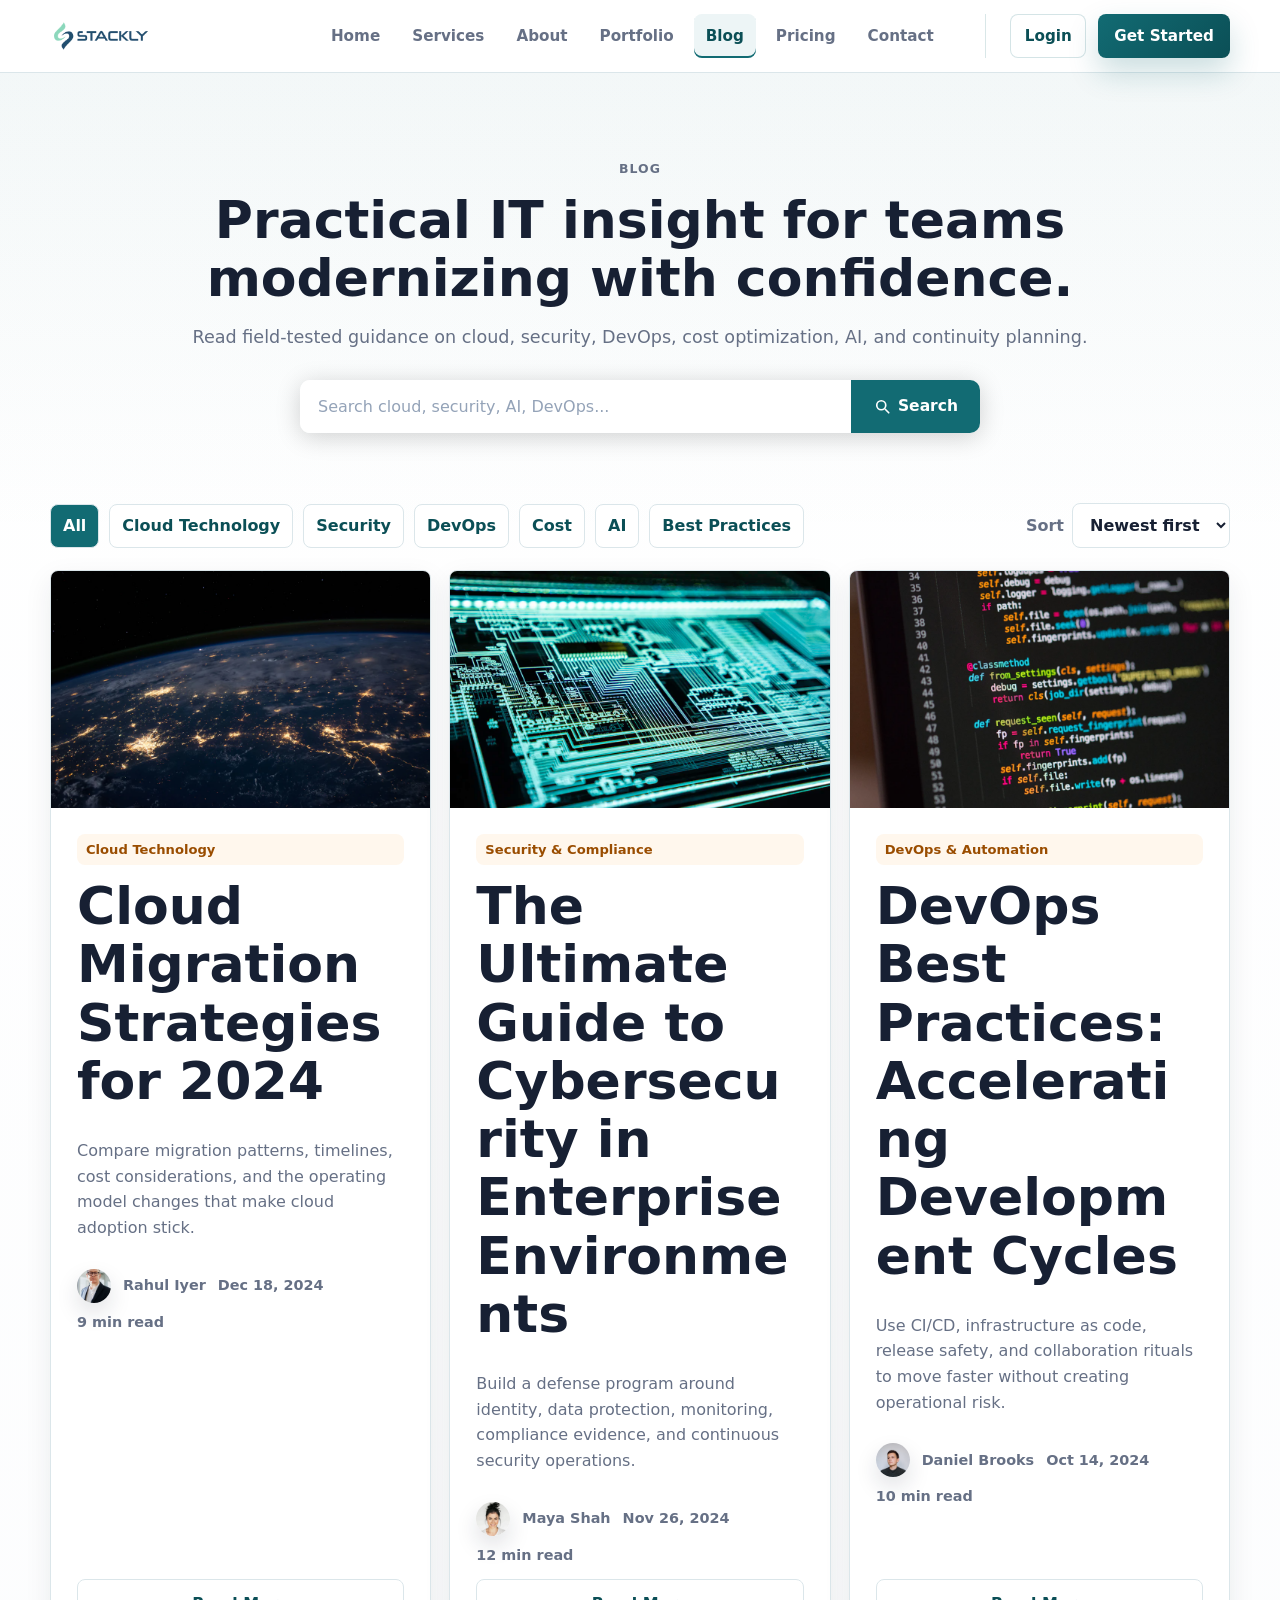
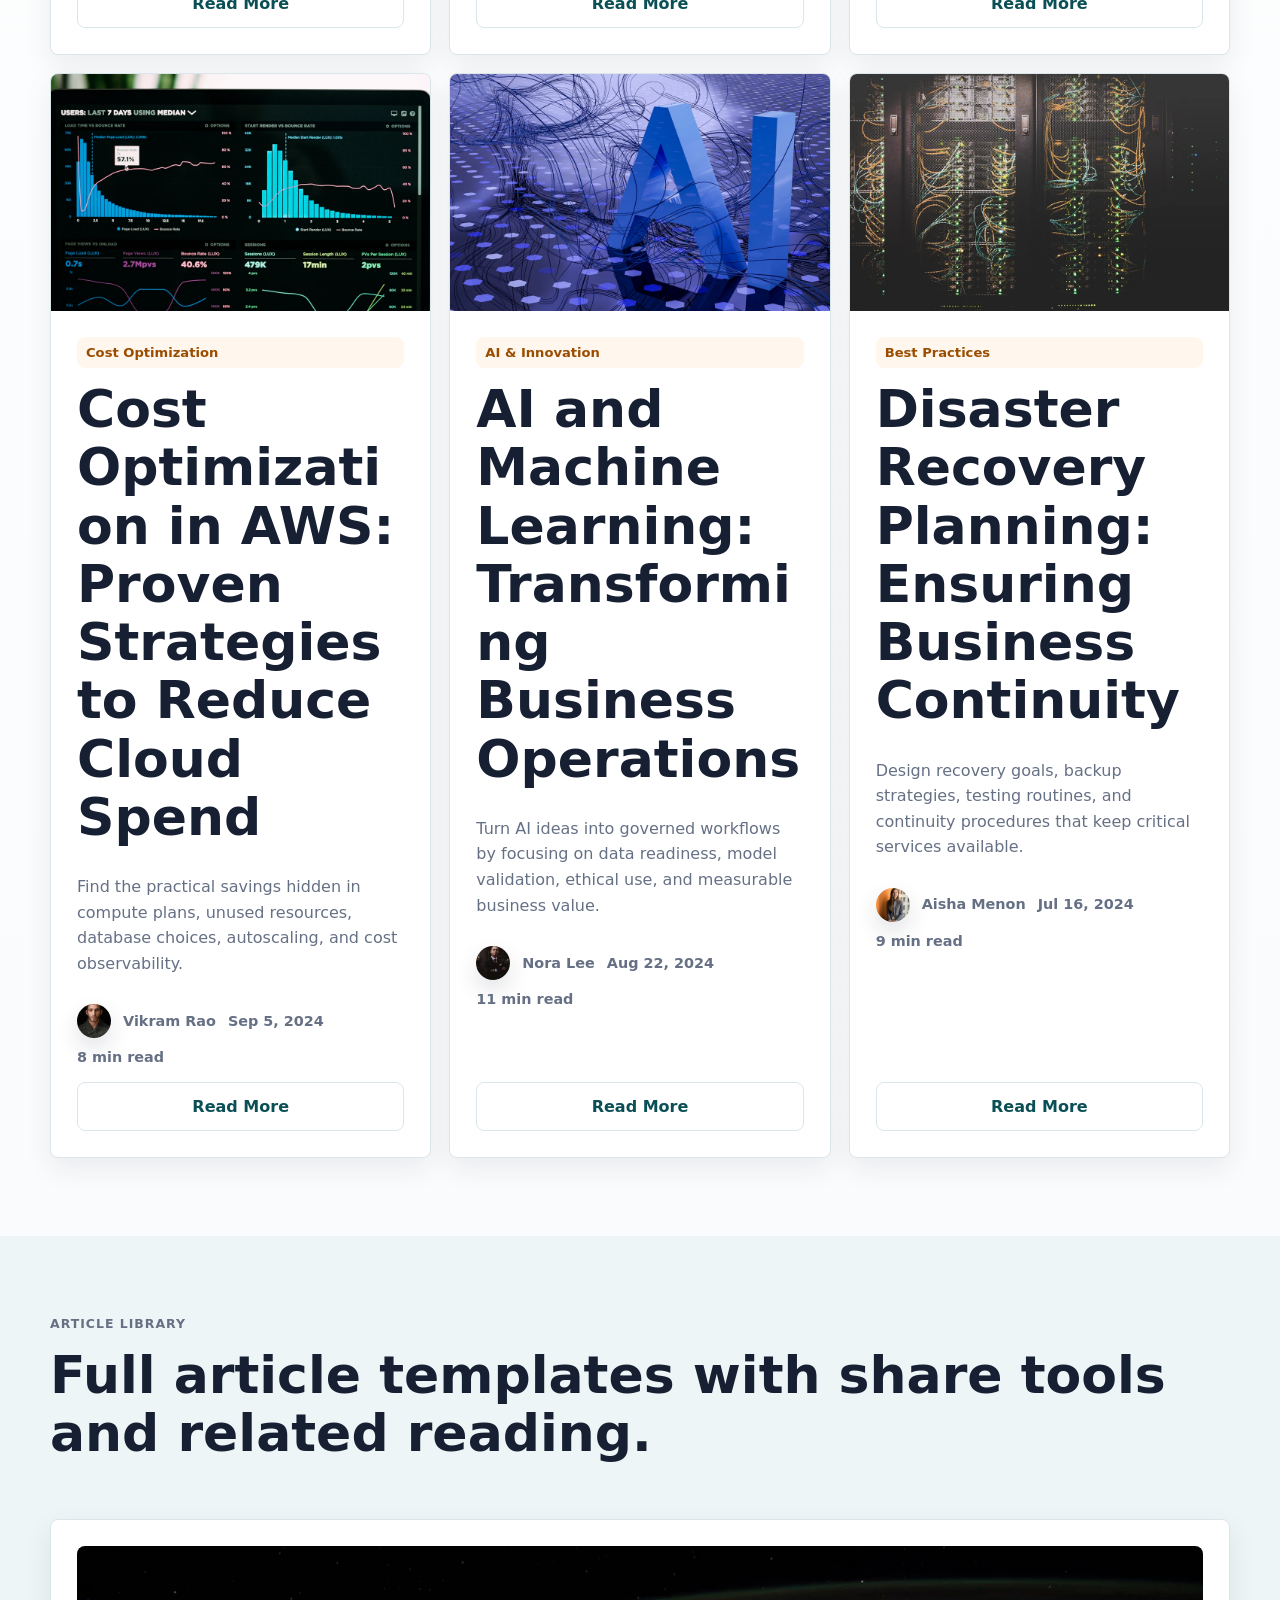
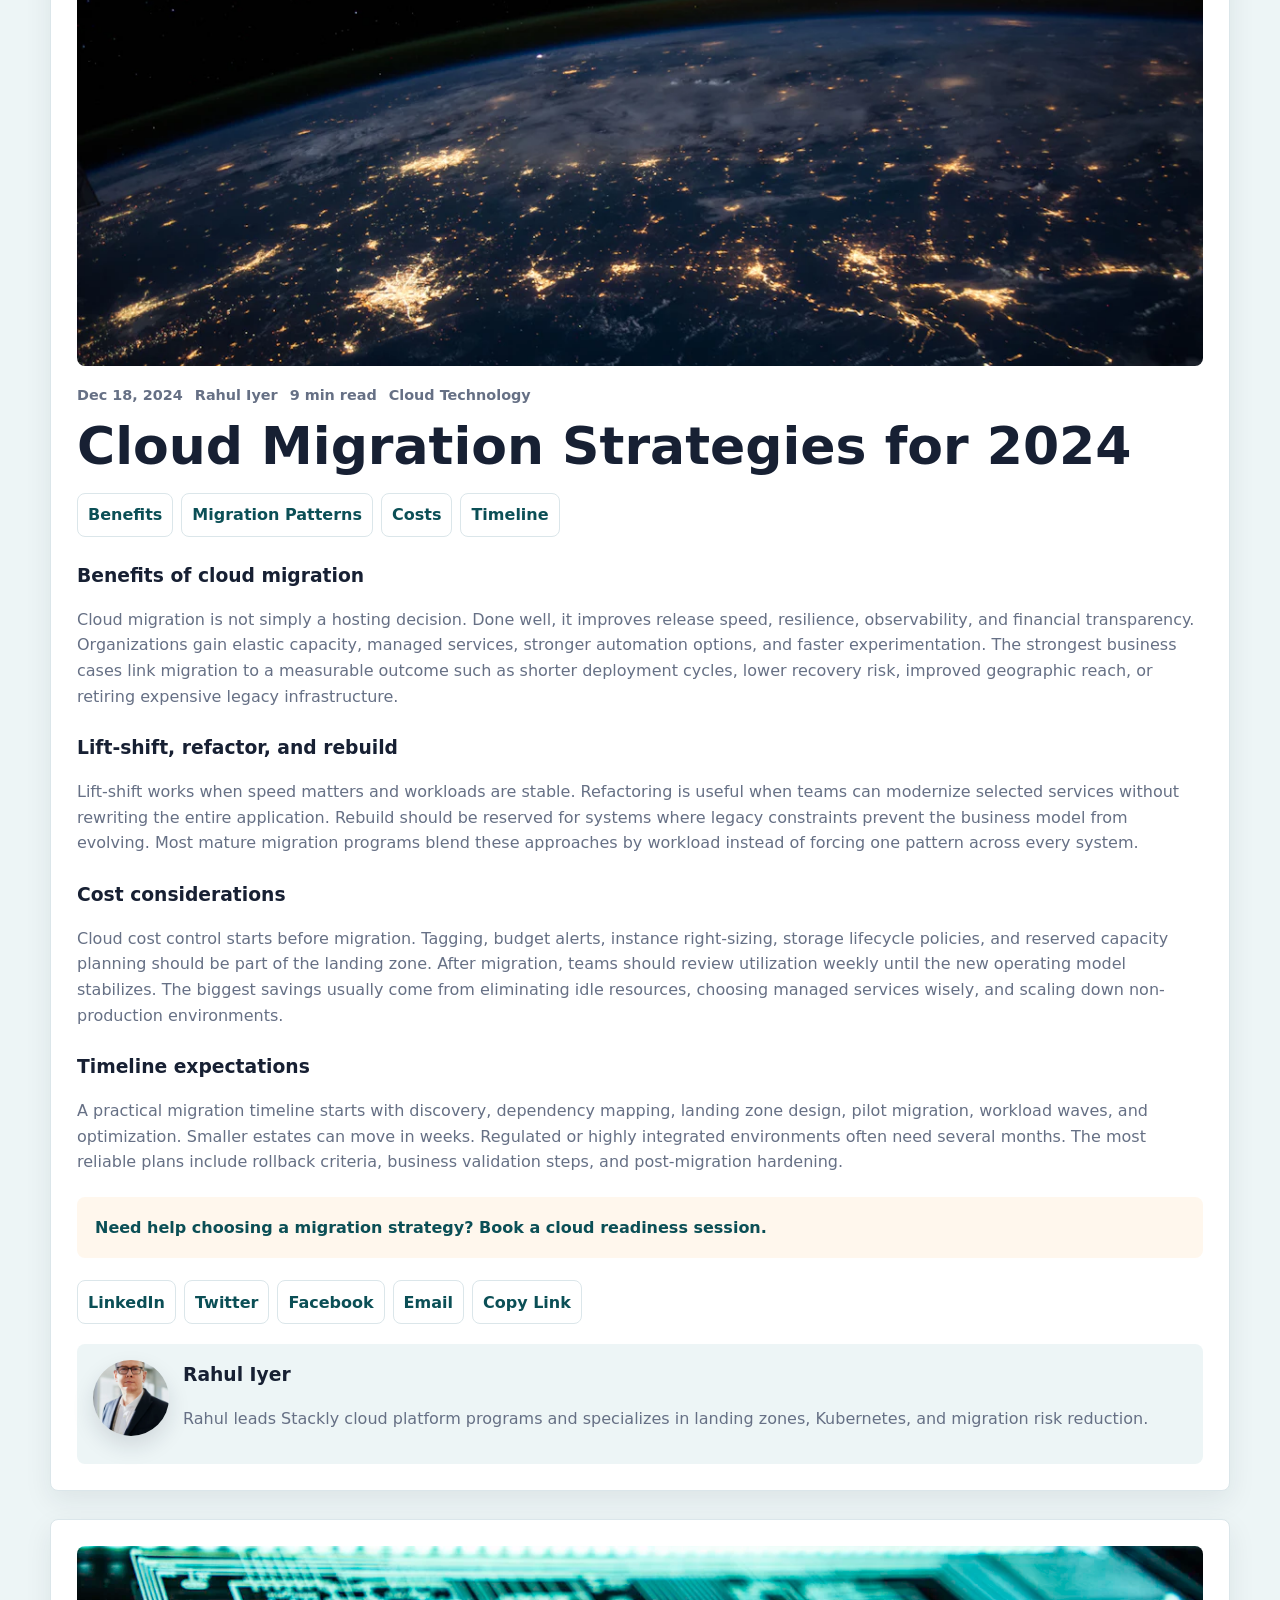
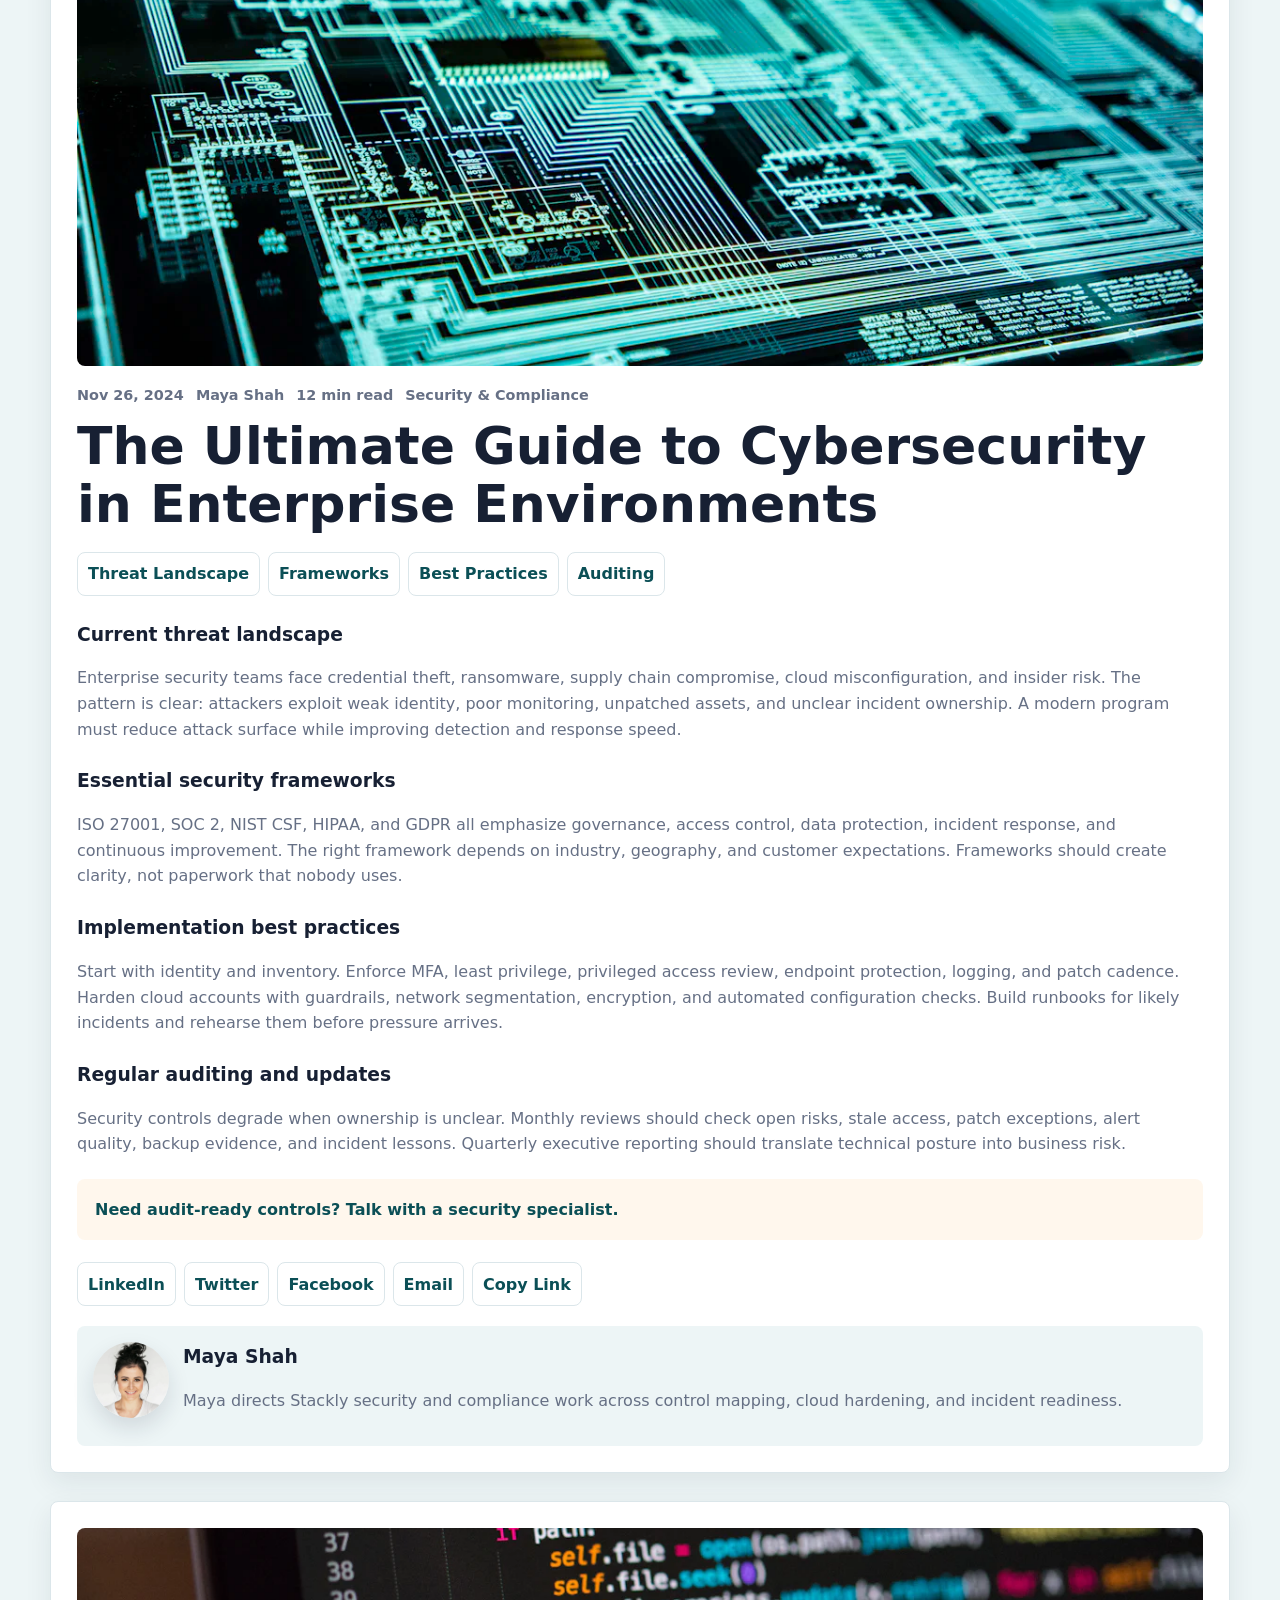
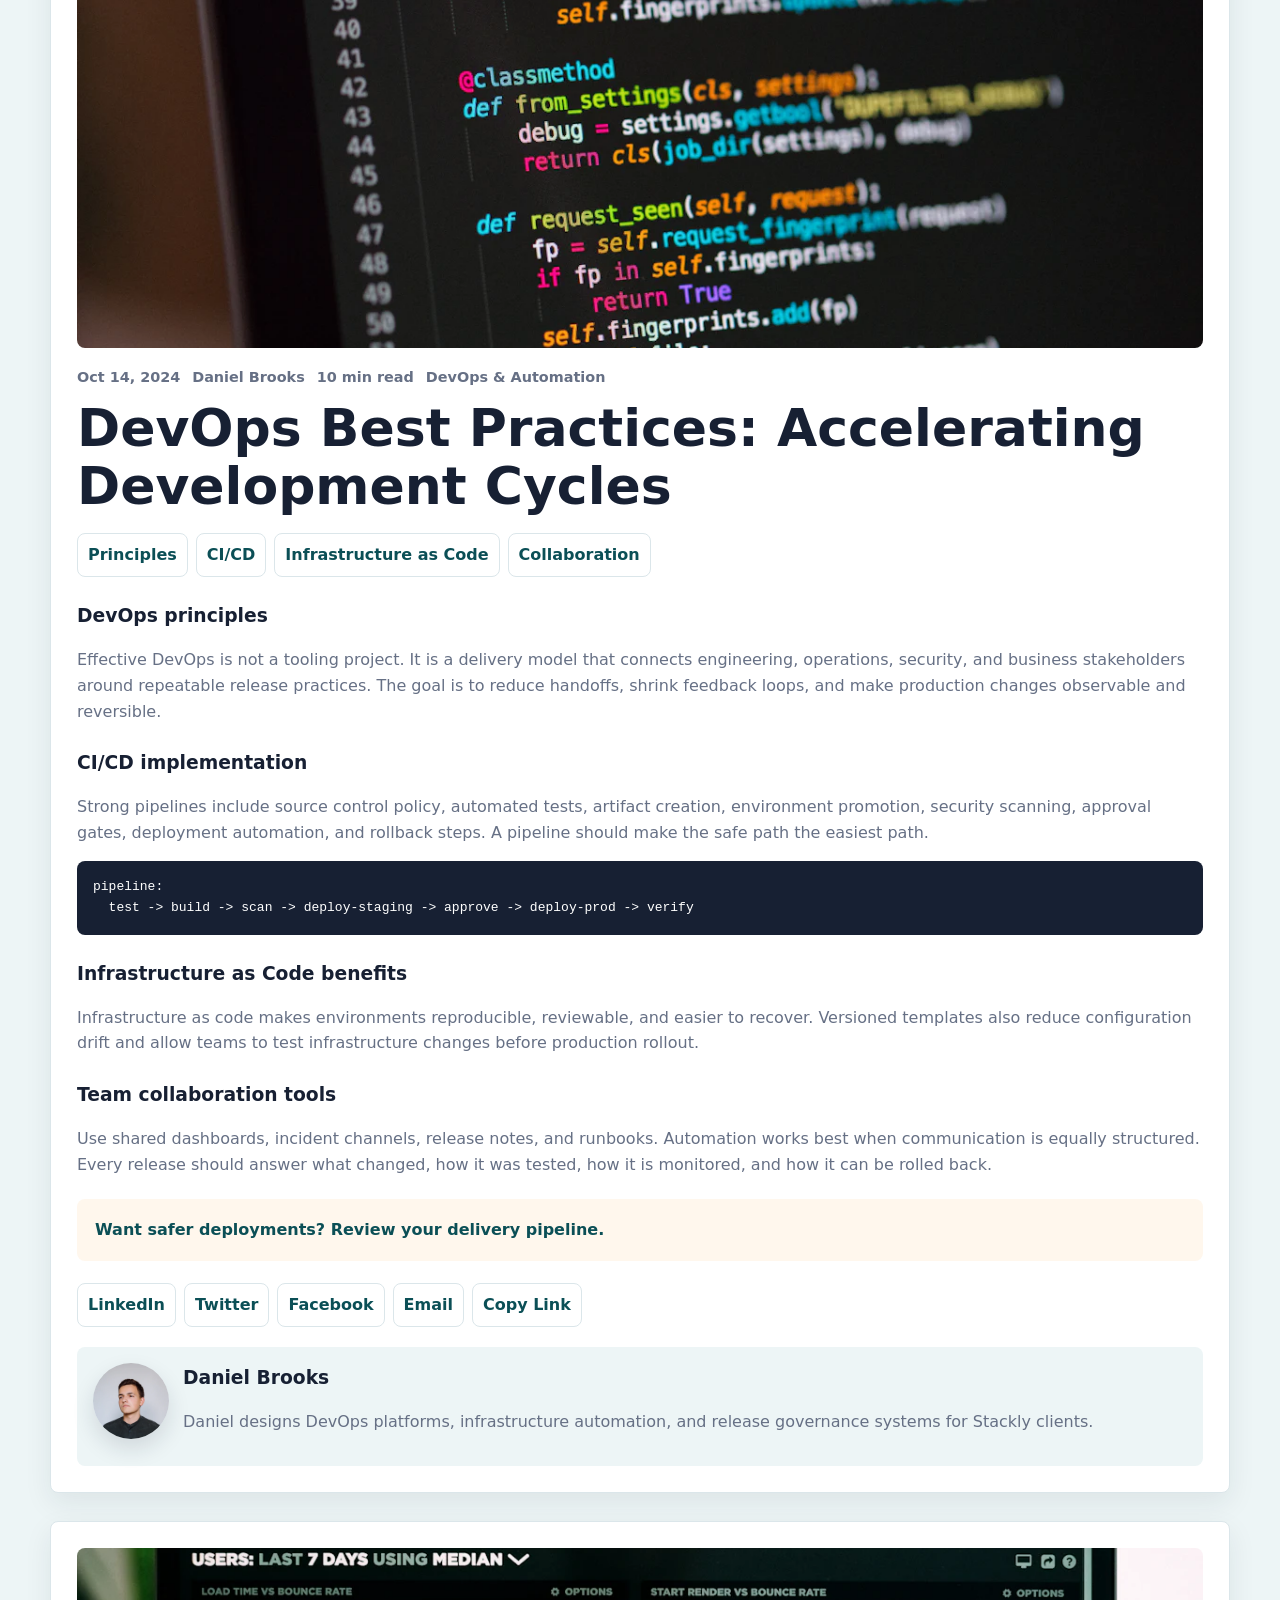
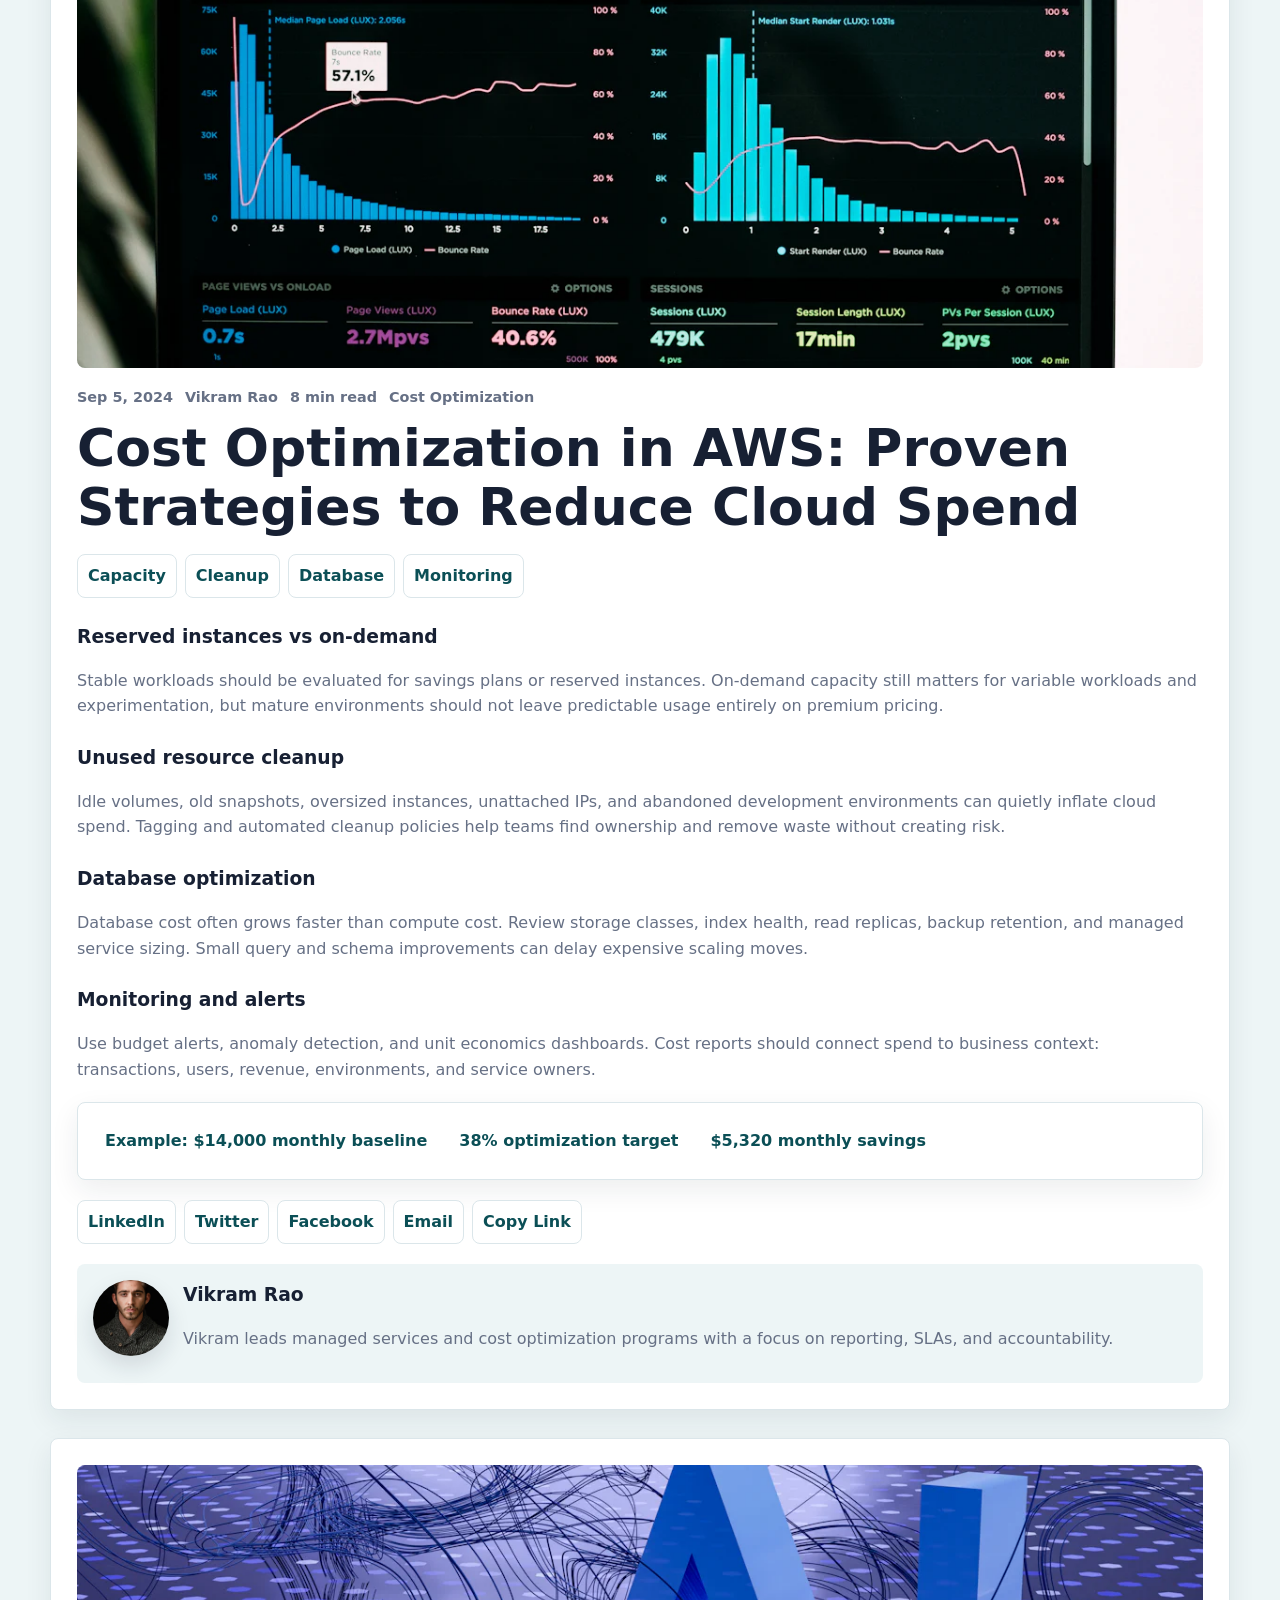
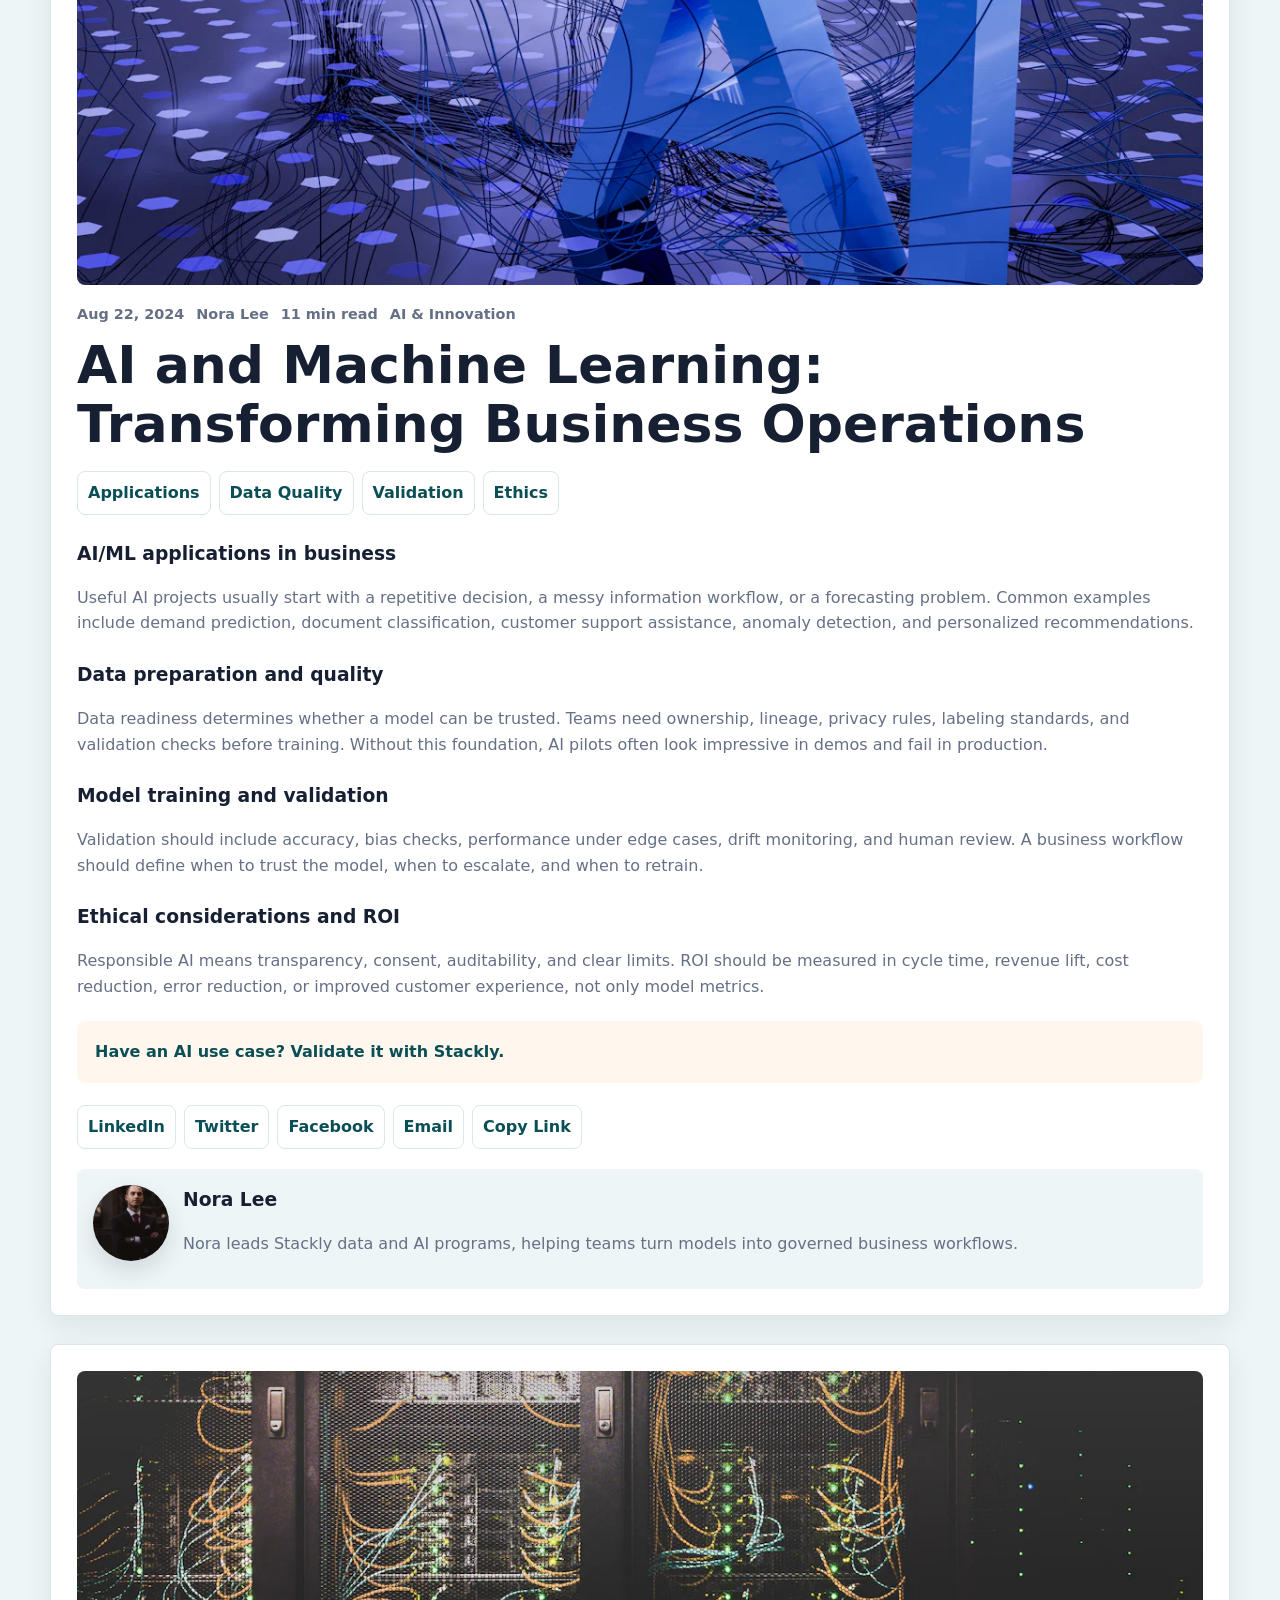
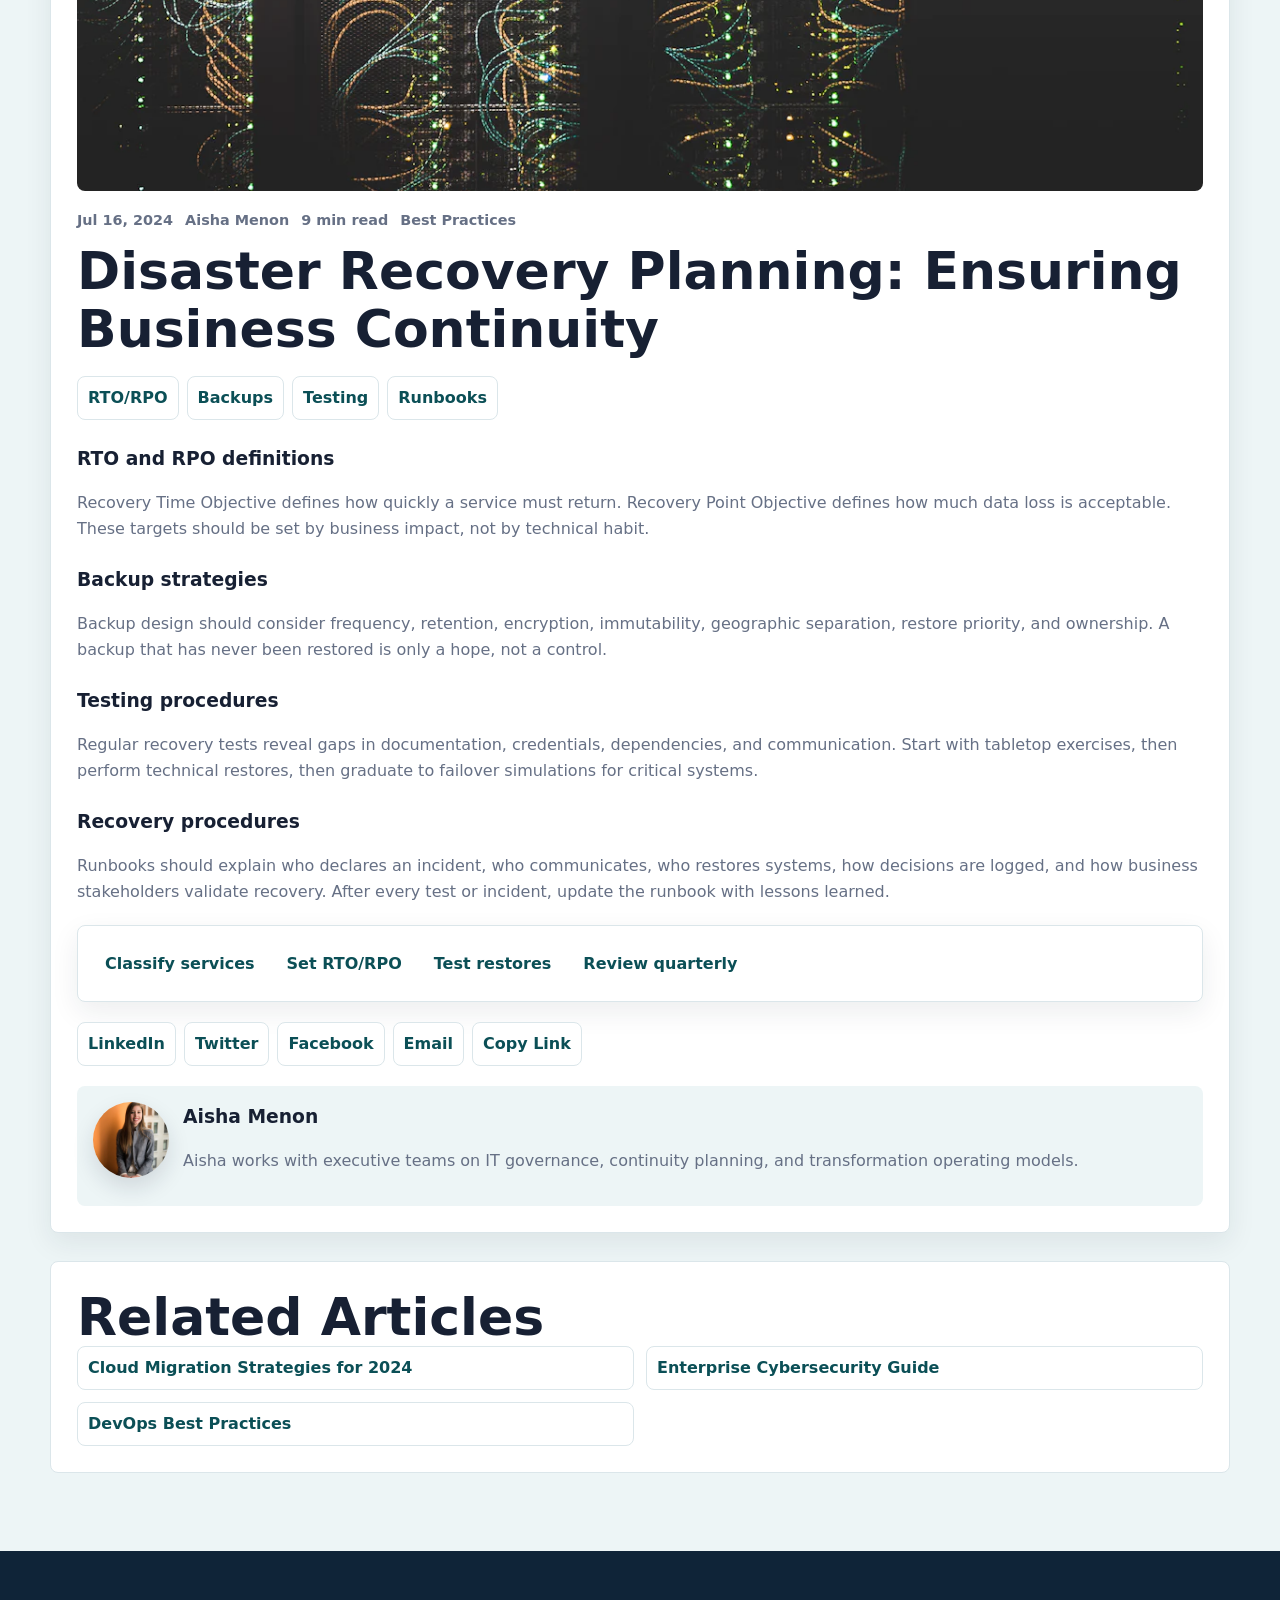
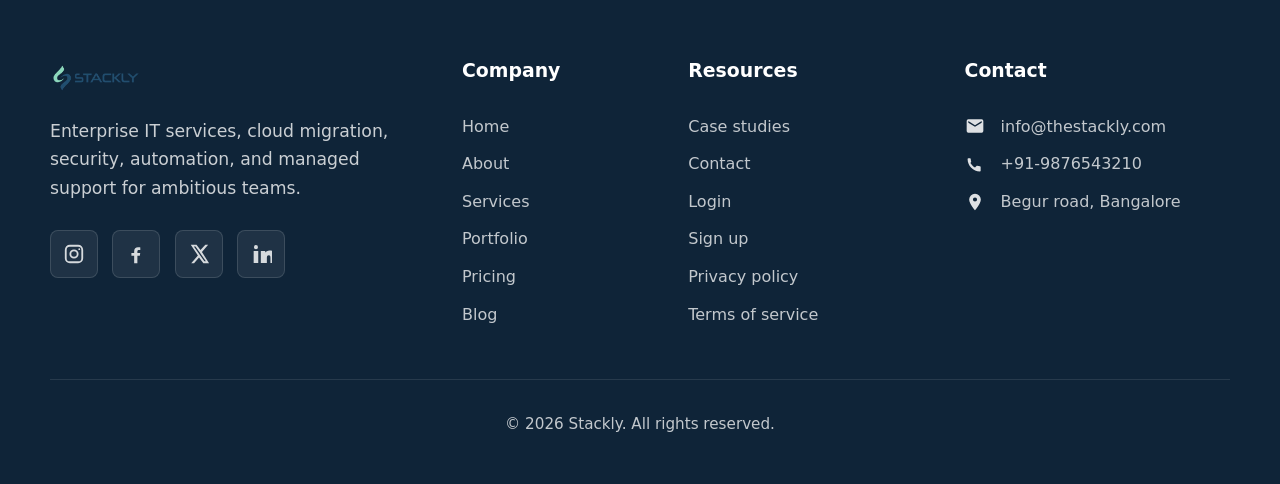
<file: blog.html>
﻿<!DOCTYPE html>
<html lang="en">
<head>
  <meta charset="UTF-8">
  <meta name="viewport" content="width=device-width, initial-scale=1.0">
  <meta name="description" content="Stackly blog articles on cloud migration, cybersecurity, DevOps, AWS cost optimization, AI/ML, and disaster recovery planning.">
  <meta property="og:title" content="Blog | Stackly IT Insights">
  <meta property="og:description" content="Practical enterprise IT guidance from Stackly cloud, security, DevOps, data, and support specialists.">
  <meta property="og:image" content="assets/photos/blog-cloud.webp">
  <title>Blog | Stackly IT Insights</title>
  <link rel="stylesheet" href="style.css">
</head>
<body data-page="blog">
  <header class="site-header">
    <nav class="navbar" aria-label="Main navigation">
      <a class="logo" href="index.html" aria-label="Stackly home"><img src="assets/stackly-logo.webp" alt="Stackly Logo" class="logo__img" width="280" height="64"></a>
      <button class="menu-toggle" id="menuToggle" type="button" aria-label="Open menu" aria-expanded="false">
        <span class="menu-bar" aria-hidden="true"></span>
        <span class="menu-bar" aria-hidden="true"></span>
        <span class="menu-bar" aria-hidden="true"></span>
      </button>
      <div class="nav-menu" id="navMenu">
        <ul class="nav-links">
          <li><a href="index.html" data-nav="home">Home</a></li>
          <li><a href="services.html" data-nav="services">Services</a></li>
          <li><a href="about.html" data-nav="about">About</a></li>
          <li><a href="portfolio.html" data-nav="portfolio">Portfolio</a></li>
          <li><a href="blog.html" data-nav="blog">Blog</a></li>
          <li><a href="pricing.html" data-nav="pricing">Pricing</a></li>
          <li><a href="contact.html" data-nav="contact">Contact</a></li>
        </ul>
        <div class="nav-actions" id="authArea"></div>
      </div>
    </nav>
  </header>

  <main>
    <section class="page-hero page-fade">
      <p class="eyebrow">Blog</p>
      <h1>Practical IT insight for teams modernizing with confidence.</h1>
      <p>Read field-tested guidance on cloud, security, DevOps, cost optimization, AI, and continuity planning.</p>
      <form class="hero-search" role="search" aria-label="Search blog articles">
        <label class="sr-only" for="blogSearch">Search articles</label>
        <input type="search" id="blogSearch" placeholder="Search cloud, security, AI, DevOps..." autocomplete="off">
        <button type="submit" class="hero-search__btn" aria-label="Search">
          <svg viewBox="0 0 24 24" width="18" height="18" aria-hidden="true">
            <path fill="none" stroke="currentColor" stroke-width="2.2" stroke-linecap="round" d="m21 21-4.35-4.35M17 11A6 6 0 1 1 5 11a6 6 0 0 1 12 0Z"/>
          </svg>
          Search
        </button>
      </form>
    </section>

    <section class="section compact-top" aria-labelledby="blog-grid-title">
      <div class="toolbar">
        <div class="filter-bar" aria-label="Filter articles">
          <button class="filter-btn active" type="button" data-filter="all">All</button>
          <button class="filter-btn" type="button" data-filter="Cloud Technology">Cloud Technology</button>
          <button class="filter-btn" type="button" data-filter="Security & Compliance">Security</button>
          <button class="filter-btn" type="button" data-filter="DevOps & Automation">DevOps</button>
          <button class="filter-btn" type="button" data-filter="Cost Optimization">Cost</button>
          <button class="filter-btn" type="button" data-filter="AI & Innovation">AI</button>
          <button class="filter-btn" type="button" data-filter="Best Practices">Best Practices</button>
        </div>
        <label class="sort-control">Sort
          <select id="blogSort" aria-label="Sort blog articles">
            <option value="newest">Newest first</option>
            <option value="oldest">Oldest first</option>
            <option value="popular">Most read</option>
          </select>
        </label>
      </div>
      <h2 class="sr-only" id="blog-grid-title">Articles</h2>
      <div class="blog-grid" id="blogGrid">
        <article class="blog-card" data-category="Cloud Technology" data-date="2024-12-18" data-popularity="92" data-keywords="cloud migration strategies 2024 lift shift refactor rebuild">
          <img src="assets/photos/blog-cloud.webp" alt="Modern cloud infrastructure visualization" loading="lazy">
          <div class="blog-card-body">
            <span class="category-tag">Cloud Technology</span>
            <h2>Cloud Migration Strategies for 2024</h2>
            <p>Compare migration patterns, timelines, cost considerations, and the operating model changes that make cloud adoption stick.</p>
            <div class="article-meta"><img src="assets/photos/team-rahul.webp" alt="Rahul Iyer author avatar" loading="lazy"><span>Rahul Iyer</span><time datetime="2024-12-18">Dec 18, 2024</time><span>9 min read</span></div>
            <a class="btn secondary" href="#article-cloud">Read More</a>
          </div>
        </article>

        <article class="blog-card" data-category="Security & Compliance" data-date="2024-11-26" data-popularity="88" data-keywords="cybersecurity enterprise environments compliance iso hipaa gdpr">
          <img src="assets/photos/blog-cybersecurity.webp" alt="Cybersecurity operations and encrypted systems" loading="lazy">
          <div class="blog-card-body">
            <span class="category-tag">Security &amp; Compliance</span>
            <h2>The Ultimate Guide to Cybersecurity in Enterprise Environments</h2>
            <p>Build a defense program around identity, data protection, monitoring, compliance evidence, and continuous security operations.</p>
            <div class="article-meta"><img src="assets/photos/team-maya.webp" alt="Maya Shah author avatar" loading="lazy"><span>Maya Shah</span><time datetime="2024-11-26">Nov 26, 2024</time><span>12 min read</span></div>
            <a class="btn secondary" href="#article-security">Read More</a>
          </div>
        </article>

        <article class="blog-card" data-category="DevOps & Automation" data-date="2024-10-14" data-popularity="81" data-keywords="devops best practices ci cd infrastructure as code automation">
          <img src="assets/photos/blog-devops.webp" alt="Developer working with DevOps automation code" loading="lazy">
          <div class="blog-card-body">
            <span class="category-tag">DevOps &amp; Automation</span>
            <h2>DevOps Best Practices: Accelerating Development Cycles</h2>
            <p>Use CI/CD, infrastructure as code, release safety, and collaboration rituals to move faster without creating operational risk.</p>
            <div class="article-meta"><img src="assets/photos/team-daniel.webp" alt="Daniel Brooks author avatar" loading="lazy"><span>Daniel Brooks</span><time datetime="2024-10-14">Oct 14, 2024</time><span>10 min read</span></div>
            <a class="btn secondary" href="#article-devops">Read More</a>
          </div>
        </article>

        <article class="blog-card" data-category="Cost Optimization" data-date="2024-09-05" data-popularity="79" data-keywords="aws cost optimization reserved instances auto scaling monitoring alerts">
          <img src="assets/photos/blog-cost.webp" alt="Cloud cost analytics dashboard" loading="lazy">
          <div class="blog-card-body">
            <span class="category-tag">Cost Optimization</span>
            <h2>Cost Optimization in AWS: Proven Strategies to Reduce Cloud Spend</h2>
            <p>Find the practical savings hidden in compute plans, unused resources, database choices, autoscaling, and cost observability.</p>
            <div class="article-meta"><img src="assets/photos/team-vikram.webp" alt="Vikram Rao author avatar" loading="lazy"><span>Vikram Rao</span><time datetime="2024-09-05">Sep 5, 2024</time><span>8 min read</span></div>
            <a class="btn secondary" href="#article-cost">Read More</a>
          </div>
        </article>

        <article class="blog-card" data-category="AI & Innovation" data-date="2024-08-22" data-popularity="85" data-keywords="ai machine learning business operations data quality ethical considerations roi">
          <img src="assets/photos/blog-ai.webp" alt="Artificial intelligence and machine learning visualization" loading="lazy">
          <div class="blog-card-body">
            <span class="category-tag">AI &amp; Innovation</span>
            <h2>AI and Machine Learning: Transforming Business Operations</h2>
            <p>Turn AI ideas into governed workflows by focusing on data readiness, model validation, ethical use, and measurable business value.</p>
            <div class="article-meta"><img src="assets/photos/team-nora.webp" alt="Nora Lee author avatar" loading="lazy"><span>Nora Lee</span><time datetime="2024-08-22">Aug 22, 2024</time><span>11 min read</span></div>
            <a class="btn secondary" href="#article-ai">Read More</a>
          </div>
        </article>

        <article class="blog-card" data-category="Best Practices" data-date="2024-07-16" data-popularity="76" data-keywords="disaster recovery planning business continuity rto rpo backup testing">
          <img src="assets/photos/blog-dr.webp" alt="Data center and backup infrastructure" loading="lazy">
          <div class="blog-card-body">
            <span class="category-tag">Best Practices</span>
            <h2>Disaster Recovery Planning: Ensuring Business Continuity</h2>
            <p>Design recovery goals, backup strategies, testing routines, and continuity procedures that keep critical services available.</p>
            <div class="article-meta"><img src="assets/photos/team-aisha.webp" alt="Aisha Menon author avatar" loading="lazy"><span>Aisha Menon</span><time datetime="2024-07-16">Jul 16, 2024</time><span>9 min read</span></div>
            <a class="btn secondary" href="#article-dr">Read More</a>
          </div>
        </article>
      </div>
    </section>

    <section class="section muted article-section" aria-labelledby="articles-title">
      <div class="section-heading">
        <p class="eyebrow">Article Library</p>
        <h2 id="articles-title">Full article templates with share tools and related reading.</h2>
      </div>

      <article class="blog-post-full" id="article-cloud">
        <img class="article-hero" src="assets/photos/blog-cloud.webp" alt="Cloud migration infrastructure" loading="lazy">
        <div class="article-meta wide"><span>Dec 18, 2024</span><span>Rahul Iyer</span><span>9 min read</span><span>Cloud Technology</span></div>
        <h2>Cloud Migration Strategies for 2024</h2>
        <nav class="toc" aria-label="Table of contents"><a href="#cloud-benefits">Benefits</a><a href="#cloud-patterns">Migration Patterns</a><a href="#cloud-costs">Costs</a><a href="#cloud-timeline">Timeline</a></nav>
        <h3 id="cloud-benefits">Benefits of cloud migration</h3>
        <p>Cloud migration is not simply a hosting decision. Done well, it improves release speed, resilience, observability, and financial transparency. Organizations gain elastic capacity, managed services, stronger automation options, and faster experimentation. The strongest business cases link migration to a measurable outcome such as shorter deployment cycles, lower recovery risk, improved geographic reach, or retiring expensive legacy infrastructure.</p>
        <h3 id="cloud-patterns">Lift-shift, refactor, and rebuild</h3>
        <p>Lift-shift works when speed matters and workloads are stable. Refactoring is useful when teams can modernize selected services without rewriting the entire application. Rebuild should be reserved for systems where legacy constraints prevent the business model from evolving. Most mature migration programs blend these approaches by workload instead of forcing one pattern across every system.</p>
        <h3 id="cloud-costs">Cost considerations</h3>
        <p>Cloud cost control starts before migration. Tagging, budget alerts, instance right-sizing, storage lifecycle policies, and reserved capacity planning should be part of the landing zone. After migration, teams should review utilization weekly until the new operating model stabilizes. The biggest savings usually come from eliminating idle resources, choosing managed services wisely, and scaling down non-production environments.</p>
        <h3 id="cloud-timeline">Timeline expectations</h3>
        <p>A practical migration timeline starts with discovery, dependency mapping, landing zone design, pilot migration, workload waves, and optimization. Smaller estates can move in weeks. Regulated or highly integrated environments often need several months. The most reliable plans include rollback criteria, business validation steps, and post-migration hardening.</p>
        <div class="article-callout">Need help choosing a migration strategy? <a href="contact.html?service=Cloud%20Migration">Book a cloud readiness session.</a></div>
        <div class="share-row"><button type="button" data-share="linkedin">LinkedIn</button><button type="button" data-share="twitter">Twitter</button><button type="button" data-share="facebook">Facebook</button><button type="button" data-share="email">Email</button><button type="button" data-copy-link>Copy Link</button></div>
        <aside class="author-box"><img src="assets/photos/team-rahul.webp" alt="Rahul Iyer" loading="lazy"><div><h3>Rahul Iyer</h3><p>Rahul leads Stackly cloud platform programs and specializes in landing zones, Kubernetes, and migration risk reduction.</p></div></aside>
      </article>

      <article class="blog-post-full" id="article-security">
        <img class="article-hero" src="assets/photos/blog-cybersecurity.webp" alt="Enterprise cybersecurity monitoring" loading="lazy">
        <div class="article-meta wide"><span>Nov 26, 2024</span><span>Maya Shah</span><span>12 min read</span><span>Security &amp; Compliance</span></div>
        <h2>The Ultimate Guide to Cybersecurity in Enterprise Environments</h2>
        <nav class="toc" aria-label="Table of contents"><a href="#security-threats">Threat Landscape</a><a href="#security-frameworks">Frameworks</a><a href="#security-practices">Best Practices</a><a href="#security-audit">Auditing</a></nav>
        <h3 id="security-threats">Current threat landscape</h3>
        <p>Enterprise security teams face credential theft, ransomware, supply chain compromise, cloud misconfiguration, and insider risk. The pattern is clear: attackers exploit weak identity, poor monitoring, unpatched assets, and unclear incident ownership. A modern program must reduce attack surface while improving detection and response speed.</p>
        <h3 id="security-frameworks">Essential security frameworks</h3>
        <p>ISO 27001, SOC 2, NIST CSF, HIPAA, and GDPR all emphasize governance, access control, data protection, incident response, and continuous improvement. The right framework depends on industry, geography, and customer expectations. Frameworks should create clarity, not paperwork that nobody uses.</p>
        <h3 id="security-practices">Implementation best practices</h3>
        <p>Start with identity and inventory. Enforce MFA, least privilege, privileged access review, endpoint protection, logging, and patch cadence. Harden cloud accounts with guardrails, network segmentation, encryption, and automated configuration checks. Build runbooks for likely incidents and rehearse them before pressure arrives.</p>
        <h3 id="security-audit">Regular auditing and updates</h3>
        <p>Security controls degrade when ownership is unclear. Monthly reviews should check open risks, stale access, patch exceptions, alert quality, backup evidence, and incident lessons. Quarterly executive reporting should translate technical posture into business risk.</p>
        <div class="article-callout">Need audit-ready controls? <a href="contact.html?service=Security%20and%20Compliance">Talk with a security specialist.</a></div>
        <div class="share-row"><button type="button" data-share="linkedin">LinkedIn</button><button type="button" data-share="twitter">Twitter</button><button type="button" data-share="facebook">Facebook</button><button type="button" data-share="email">Email</button><button type="button" data-copy-link>Copy Link</button></div>
        <aside class="author-box"><img src="assets/photos/team-maya.webp" alt="Maya Shah" loading="lazy"><div><h3>Maya Shah</h3><p>Maya directs Stackly security and compliance work across control mapping, cloud hardening, and incident readiness.</p></div></aside>
      </article>

      <article class="blog-post-full" id="article-devops">
        <img class="article-hero" src="assets/photos/blog-devops.webp" alt="DevOps pipeline code" loading="lazy">
        <div class="article-meta wide"><span>Oct 14, 2024</span><span>Daniel Brooks</span><span>10 min read</span><span>DevOps &amp; Automation</span></div>
        <h2>DevOps Best Practices: Accelerating Development Cycles</h2>
        <nav class="toc" aria-label="Table of contents"><a href="#devops-principles">Principles</a><a href="#devops-cicd">CI/CD</a><a href="#devops-iac">Infrastructure as Code</a><a href="#devops-tools">Collaboration</a></nav>
        <h3 id="devops-principles">DevOps principles</h3>
        <p>Effective DevOps is not a tooling project. It is a delivery model that connects engineering, operations, security, and business stakeholders around repeatable release practices. The goal is to reduce handoffs, shrink feedback loops, and make production changes observable and reversible.</p>
        <h3 id="devops-cicd">CI/CD implementation</h3>
        <p>Strong pipelines include source control policy, automated tests, artifact creation, environment promotion, security scanning, approval gates, deployment automation, and rollback steps. A pipeline should make the safe path the easiest path.</p>
        <pre><code>pipeline:
  test -> build -> scan -> deploy-staging -> approve -> deploy-prod -> verify</code></pre>
        <h3 id="devops-iac">Infrastructure as Code benefits</h3>
        <p>Infrastructure as code makes environments reproducible, reviewable, and easier to recover. Versioned templates also reduce configuration drift and allow teams to test infrastructure changes before production rollout.</p>
        <h3 id="devops-tools">Team collaboration tools</h3>
        <p>Use shared dashboards, incident channels, release notes, and runbooks. Automation works best when communication is equally structured. Every release should answer what changed, how it was tested, how it is monitored, and how it can be rolled back.</p>
        <div class="article-callout">Want safer deployments? <a href="contact.html?service=DevOps%20Automation">Review your delivery pipeline.</a></div>
        <div class="share-row"><button type="button" data-share="linkedin">LinkedIn</button><button type="button" data-share="twitter">Twitter</button><button type="button" data-share="facebook">Facebook</button><button type="button" data-share="email">Email</button><button type="button" data-copy-link>Copy Link</button></div>
        <aside class="author-box"><img src="assets/photos/team-daniel.webp" alt="Daniel Brooks" loading="lazy"><div><h3>Daniel Brooks</h3><p>Daniel designs DevOps platforms, infrastructure automation, and release governance systems for Stackly clients.</p></div></aside>
      </article>

      <article class="blog-post-full" id="article-cost">
        <img class="article-hero" src="assets/photos/blog-cost.webp" alt="AWS cloud cost dashboard" loading="lazy">
        <div class="article-meta wide"><span>Sep 5, 2024</span><span>Vikram Rao</span><span>8 min read</span><span>Cost Optimization</span></div>
        <h2>Cost Optimization in AWS: Proven Strategies to Reduce Cloud Spend</h2>
        <nav class="toc" aria-label="Table of contents"><a href="#cost-capacity">Capacity</a><a href="#cost-cleanup">Cleanup</a><a href="#cost-database">Database</a><a href="#cost-alerts">Monitoring</a></nav>
        <h3 id="cost-capacity">Reserved instances vs on-demand</h3>
        <p>Stable workloads should be evaluated for savings plans or reserved instances. On-demand capacity still matters for variable workloads and experimentation, but mature environments should not leave predictable usage entirely on premium pricing.</p>
        <h3 id="cost-cleanup">Unused resource cleanup</h3>
        <p>Idle volumes, old snapshots, oversized instances, unattached IPs, and abandoned development environments can quietly inflate cloud spend. Tagging and automated cleanup policies help teams find ownership and remove waste without creating risk.</p>
        <h3 id="cost-database">Database optimization</h3>
        <p>Database cost often grows faster than compute cost. Review storage classes, index health, read replicas, backup retention, and managed service sizing. Small query and schema improvements can delay expensive scaling moves.</p>
        <h3 id="cost-alerts">Monitoring and alerts</h3>
        <p>Use budget alerts, anomaly detection, and unit economics dashboards. Cost reports should connect spend to business context: transactions, users, revenue, environments, and service owners.</p>
        <div class="comparison-mini"><span>Example: $14,000 monthly baseline</span><span>38% optimization target</span><span>$5,320 monthly savings</span></div>
        <div class="share-row"><button type="button" data-share="linkedin">LinkedIn</button><button type="button" data-share="twitter">Twitter</button><button type="button" data-share="facebook">Facebook</button><button type="button" data-share="email">Email</button><button type="button" data-copy-link>Copy Link</button></div>
        <aside class="author-box"><img src="assets/photos/team-vikram.webp" alt="Vikram Rao" loading="lazy"><div><h3>Vikram Rao</h3><p>Vikram leads managed services and cost optimization programs with a focus on reporting, SLAs, and accountability.</p></div></aside>
      </article>

      <article class="blog-post-full" id="article-ai">
        <img class="article-hero" src="assets/photos/blog-ai.webp" alt="AI and machine learning systems" loading="lazy">
        <div class="article-meta wide"><span>Aug 22, 2024</span><span>Nora Lee</span><span>11 min read</span><span>AI &amp; Innovation</span></div>
        <h2>AI and Machine Learning: Transforming Business Operations</h2>
        <nav class="toc" aria-label="Table of contents"><a href="#ai-use">Applications</a><a href="#ai-data">Data Quality</a><a href="#ai-validation">Validation</a><a href="#ai-ethics">Ethics</a></nav>
        <h3 id="ai-use">AI/ML applications in business</h3>
        <p>Useful AI projects usually start with a repetitive decision, a messy information workflow, or a forecasting problem. Common examples include demand prediction, document classification, customer support assistance, anomaly detection, and personalized recommendations.</p>
        <h3 id="ai-data">Data preparation and quality</h3>
        <p>Data readiness determines whether a model can be trusted. Teams need ownership, lineage, privacy rules, labeling standards, and validation checks before training. Without this foundation, AI pilots often look impressive in demos and fail in production.</p>
        <h3 id="ai-validation">Model training and validation</h3>
        <p>Validation should include accuracy, bias checks, performance under edge cases, drift monitoring, and human review. A business workflow should define when to trust the model, when to escalate, and when to retrain.</p>
        <h3 id="ai-ethics">Ethical considerations and ROI</h3>
        <p>Responsible AI means transparency, consent, auditability, and clear limits. ROI should be measured in cycle time, revenue lift, cost reduction, error reduction, or improved customer experience, not only model metrics.</p>
        <div class="article-callout">Have an AI use case? <a href="contact.html?service=AI%20and%20Analytics">Validate it with Stackly.</a></div>
        <div class="share-row"><button type="button" data-share="linkedin">LinkedIn</button><button type="button" data-share="twitter">Twitter</button><button type="button" data-share="facebook">Facebook</button><button type="button" data-share="email">Email</button><button type="button" data-copy-link>Copy Link</button></div>
        <aside class="author-box"><img src="assets/photos/team-nora.webp" alt="Nora Lee" loading="lazy"><div><h3>Nora Lee</h3><p>Nora leads Stackly data and AI programs, helping teams turn models into governed business workflows.</p></div></aside>
      </article>

      <article class="blog-post-full" id="article-dr">
        <img class="article-hero" src="assets/photos/blog-dr.webp" alt="Disaster recovery data center systems" loading="lazy">
        <div class="article-meta wide"><span>Jul 16, 2024</span><span>Aisha Menon</span><span>9 min read</span><span>Best Practices</span></div>
        <h2>Disaster Recovery Planning: Ensuring Business Continuity</h2>
        <nav class="toc" aria-label="Table of contents"><a href="#dr-rto">RTO/RPO</a><a href="#dr-backup">Backups</a><a href="#dr-testing">Testing</a><a href="#dr-runbooks">Runbooks</a></nav>
        <h3 id="dr-rto">RTO and RPO definitions</h3>
        <p>Recovery Time Objective defines how quickly a service must return. Recovery Point Objective defines how much data loss is acceptable. These targets should be set by business impact, not by technical habit.</p>
        <h3 id="dr-backup">Backup strategies</h3>
        <p>Backup design should consider frequency, retention, encryption, immutability, geographic separation, restore priority, and ownership. A backup that has never been restored is only a hope, not a control.</p>
        <h3 id="dr-testing">Testing procedures</h3>
        <p>Regular recovery tests reveal gaps in documentation, credentials, dependencies, and communication. Start with tabletop exercises, then perform technical restores, then graduate to failover simulations for critical systems.</p>
        <h3 id="dr-runbooks">Recovery procedures</h3>
        <p>Runbooks should explain who declares an incident, who communicates, who restores systems, how decisions are logged, and how business stakeholders validate recovery. After every test or incident, update the runbook with lessons learned.</p>
        <div class="comparison-mini"><span>Classify services</span><span>Set RTO/RPO</span><span>Test restores</span><span>Review quarterly</span></div>
        <div class="share-row"><button type="button" data-share="linkedin">LinkedIn</button><button type="button" data-share="twitter">Twitter</button><button type="button" data-share="facebook">Facebook</button><button type="button" data-share="email">Email</button><button type="button" data-copy-link>Copy Link</button></div>
        <aside class="author-box"><img src="assets/photos/team-aisha.webp" alt="Aisha Menon" loading="lazy"><div><h3>Aisha Menon</h3><p>Aisha works with executive teams on IT governance, continuity planning, and transformation operating models.</p></div></aside>
      </article>

      <div class="related-articles">
        <h2>Related Articles</h2>
        <div class="mini-card-grid">
          <a href="#article-cloud">Cloud Migration Strategies for 2024</a>
          <a href="#article-security">Enterprise Cybersecurity Guide</a>
          <a href="#article-devops">DevOps Best Practices</a>
        </div>
      </div>
    </section>
  </main>

        <footer class="site-footer">
    <div class="container footer-grid">
      <div class="footer-brand">
        <a class="logo" href="index.html" aria-label="Stackly home">
          <img class="logo__img" src="assets/stackly-logo.webp" alt="Stackly Logo" width="280" height="64" decoding="async">
        </a>
        <p>Enterprise IT services, cloud migration, security, automation, and managed support for ambitious teams.</p>
        <div class="footer-social" aria-label="Social links">
          <a class="footer-social__link" href="404.html" aria-label="Instagram">
            <svg class="footer-social__icon" viewBox="0 0 24 24" width="22" height="22" aria-hidden="true">
              <path fill="currentColor" d="M7.5 2h9A5.5 5.5 0 0 1 22 7.5v9A5.5 5.5 0 0 1 16.5 22h-9A5.5 5.5 0 0 1 2 16.5v-9A5.5 5.5 0 0 1 7.5 2Zm0 2A3.5 3.5 0 0 0 4 7.5v9A3.5 3.5 0 0 0 7.5 20h9a3.5 3.5 0 0 0 3.5-3.5v-9A3.5 3.5 0 0 0 16.5 4h-9Zm10.25 1.75a1 1 0 1 1 0 2a1 1 0 0 1 0-2ZM12 7a5 5 0 1 1 0 10a5 5 0 0 1 0-10Zm0 2a3 3 0 1 0 0 6a3 3 0 0 0 0-6Z"/>
            </svg>
          </a>
          <a class="footer-social__link" href="404.html" aria-label="Facebook">
            <svg class="footer-social__icon" viewBox="0 0 24 24" width="22" height="22" aria-hidden="true">
              <path fill="currentColor" d="M13.5 22v-8h2.7l.4-3H13.5V9.1c0-.9.3-1.6 1.7-1.6h1.5V4.8c-.3 0-1.3-.1-2.5-.1c-2.5 0-4.2 1.5-4.2 4.3V11H7v3h3v8h3.5Z"/>
            </svg>
          </a>
          <a class="footer-social__link" href="404.html" aria-label="Twitter">
            <svg class="footer-social__icon" viewBox="0 0 24 24" width="22" height="22" aria-hidden="true">
              <path fill="currentColor" d="M18.9 2H22l-6.8 7.8L23 22h-6.2l-4.8-6.2L6.6 22H3.5l7.3-8.4L3 2h6.3l4.3 5.6L18.9 2Zm-1.1 18h1.7L8.2 3.9H6.4L17.8 20Z"/>
            </svg>
          </a>
          <a class="footer-social__link" href="404.html" aria-label="LinkedIn">
            <svg class="footer-social__icon" viewBox="0 0 24 24" width="22" height="22" aria-hidden="true">
              <path fill="currentColor" d="M6.5 6.7A2.2 2.2 0 1 1 6.5 2.3a2.2 2.2 0 0 1 0 4.4ZM4 21.8V8.6h5v13.2H4Zm7.8 0V8.6h4.8v1.8h.1c.7-1.2 2.3-2.3 4.7-2.3c5 0 5.9 3.3 5.9 7.6v6.1h-5v-5.4c0-1.3 0-3-1.8-3s-2.1 1.4-2.1 2.9v5.5h-5Z"/>
            </svg>
          </a>
        </div>
      </div>
      <div>
        <h4>Company</h4>
        <ul class="footer-links">
          <li><a href="index.html">Home</a></li>
          <li><a href="about.html">About</a></li>
          <li><a href="services.html">Services</a></li>
          <li><a href="portfolio.html">Portfolio</a></li>
          <li><a href="pricing.html">Pricing</a></li>
          <li><a href="blog.html">Blog</a></li>
        </ul>
      </div>
      <div>
        <h4>Resources</h4>
        <ul class="footer-links">
          <li><a href="portfolio.html">Case studies</a></li>
          <li><a href="contact.html">Contact</a></li>
          <li><a href="login.html">Login</a></li>
          <li><a href="signup.html">Sign up</a></li>
          <li><a href="privacy.html">Privacy policy</a></li>
          <li><a href="terms.html">Terms of service</a></li>
        </ul>
      </div>
      <div>
        <h4>Contact</h4>
        <ul class="footer-links footer-contact">
          <li>
            <span class="footer-contact__ico" aria-hidden="true">
              <svg viewBox="0 0 24 24" width="20" height="20">
                <path fill="currentColor" d="M20 4H4a2 2 0 0 0-2 2v12a2 2 0 0 0 2 2h16a2 2 0 0 0 2-2V6a2 2 0 0 0-2-2Zm0 4-8 5L4 8V6l8 5 8-5v2Z"/>
              </svg>
            </span>
            <a href="mailto:info@thestackly.com">info@thestackly.com</a>
          </li>
          <li>
            <span class="footer-contact__ico" aria-hidden="true">
              <svg viewBox="0 0 24 24" width="20" height="20">
                <path fill="currentColor" d="M6.6 10.8c1.2 2.3 3.1 4.2 5.4 5.4l1.8-1.8c.2-.2.6-.3.9-.2 1 .3 2.1.5 3.2.5.5 0 .9.4.9.9V20c0 .5-.4.9-.9.9C9.9 20.9 3.1 14.1 3.1 5.9c0-.5.4-.9.9-.9H6c.5 0 .9.4.9.9 0 1.1.2 2.2.5 3.2.1.3 0 .7-.2.9l-1.6 1.7Z"/>
              </svg>
            </span>
            <a href="tel:+919876543210">+91-9876543210</a>
          </li>
          <li>
            <span class="footer-contact__ico" aria-hidden="true">
              <svg viewBox="0 0 24 24" width="20" height="20">
                <path fill="currentColor" d="M12 2a7 7 0 0 1 7 7c0 5.2-7 13-7 13S5 14.2 5 9a7 7 0 0 1 7-7Zm0 9.5A2.5 2.5 0 1 0 12 6.5a2.5 2.5 0 0 0 0 5Z"/>
              </svg>
            </span>
            <a href="https://www.google.com/maps?q=Begur+Road+Bangalore" target="_blank">Begur road, Bangalore</a>
          </li>
        </ul>
      </div>
    </div>
    <div class="container footer-bottom">
      <span>&copy; <span id="year"></span> Stackly. All rights reserved.</span>
    </div>
  </footer>

  <script src="script.js"></script>
</body>
</html>
</file>
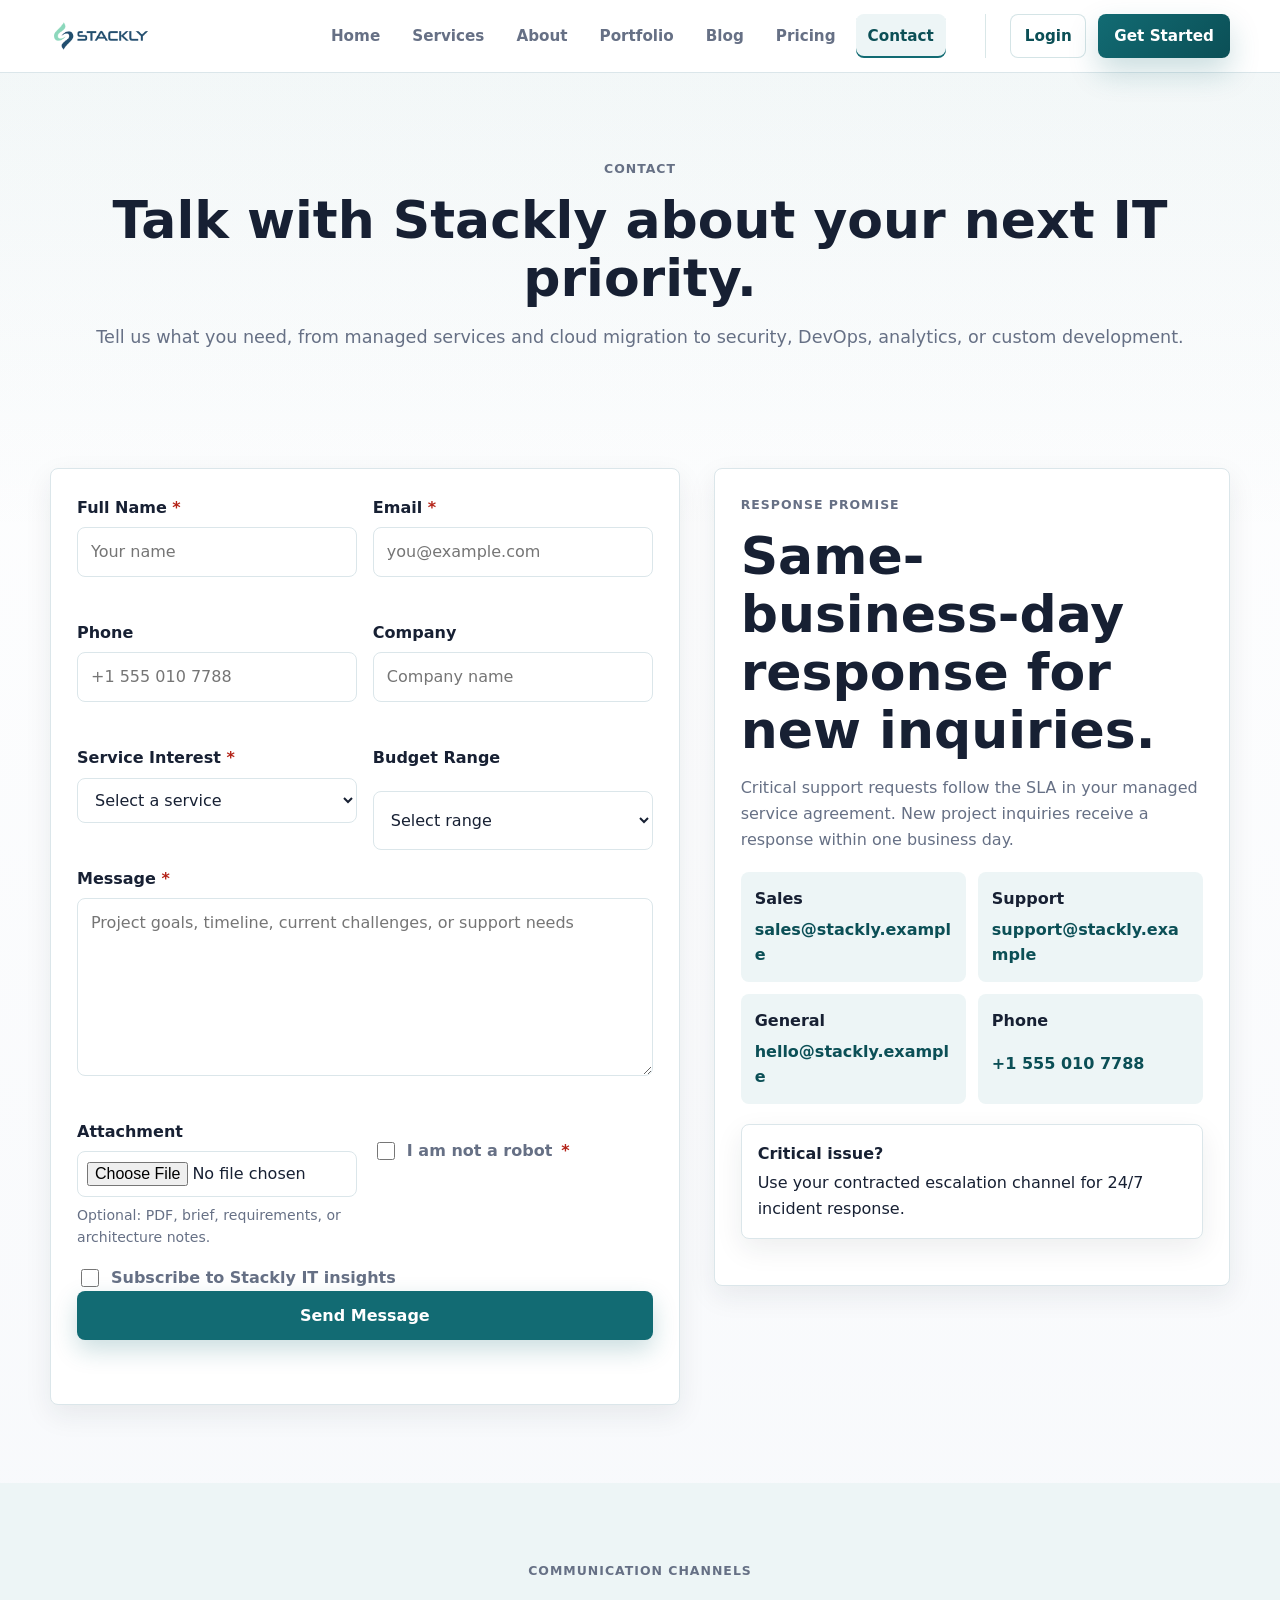
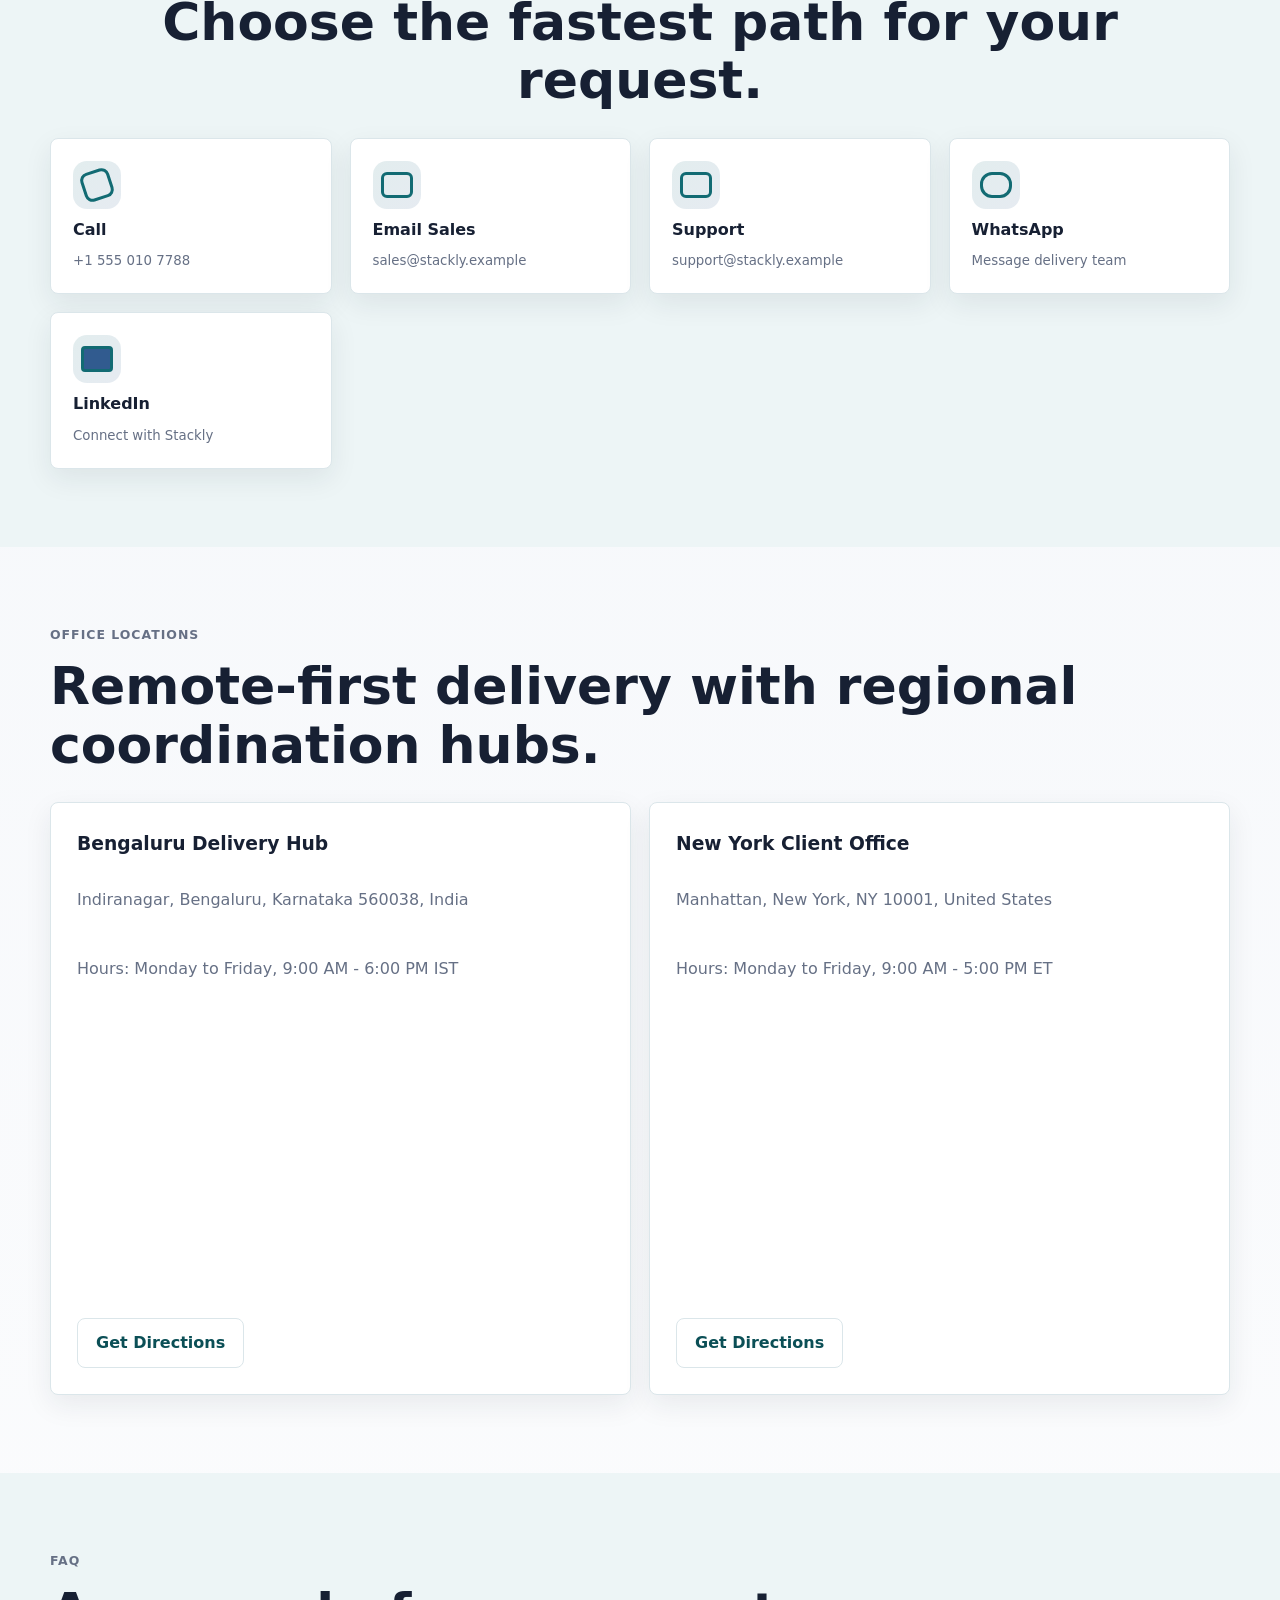
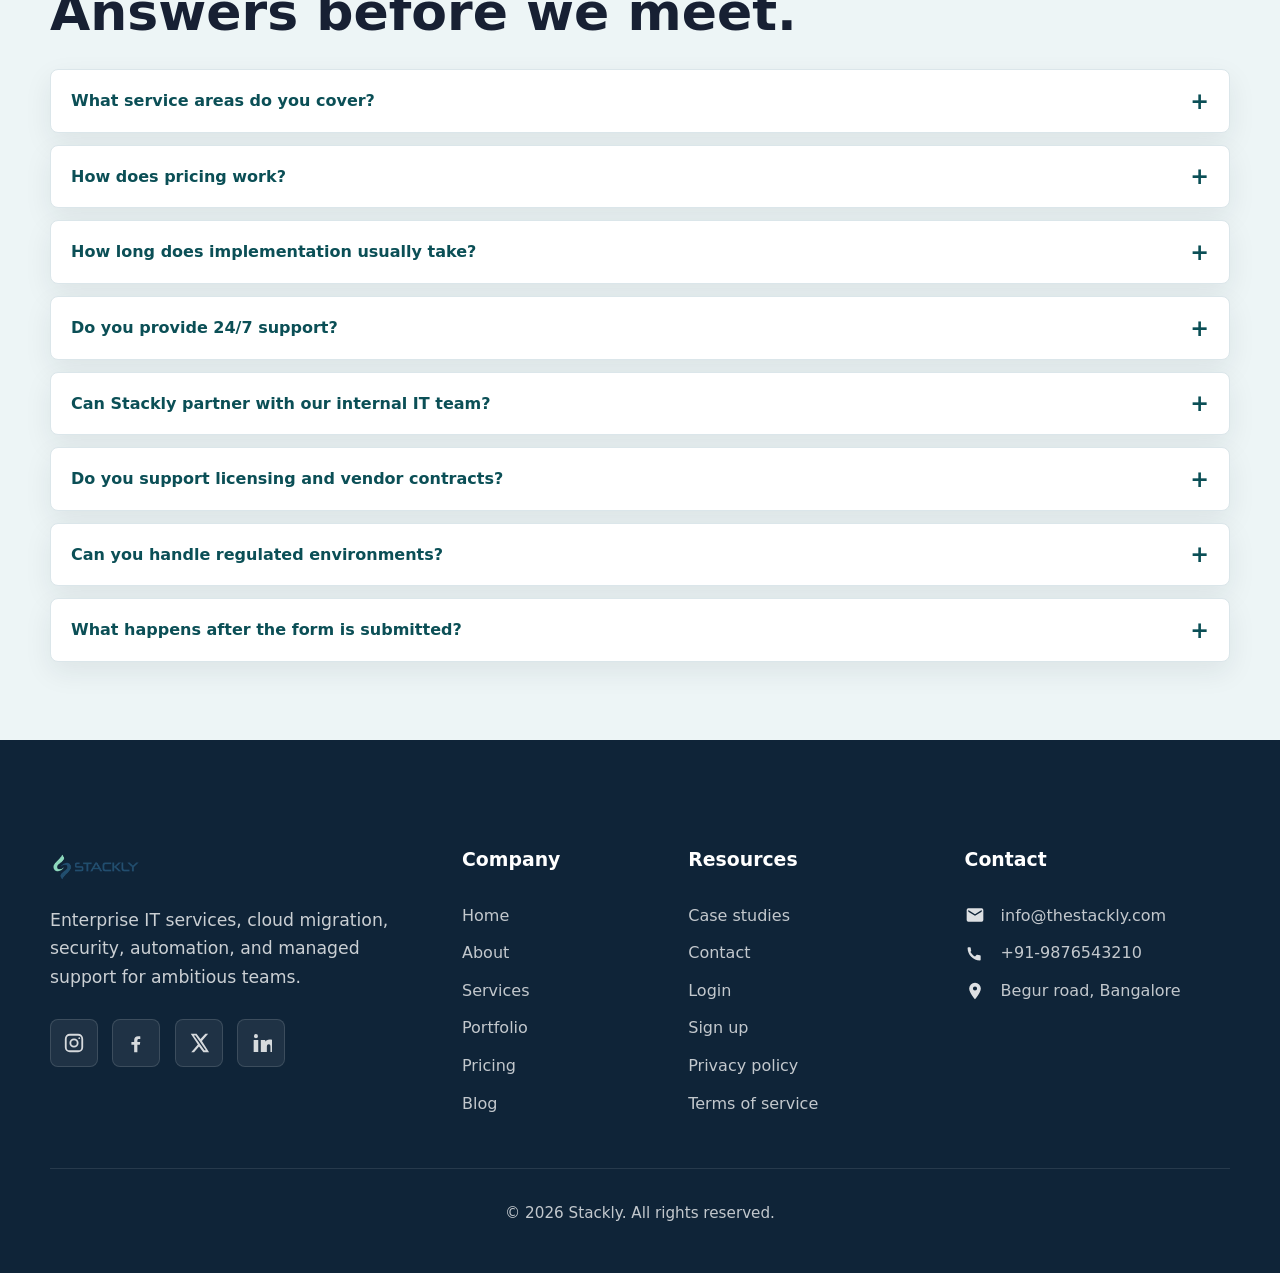
<file: contact.html>
﻿<!DOCTYPE html>
<html lang="en">
<head>
  <meta charset="UTF-8">
  <meta name="viewport" content="width=device-width, initial-scale=1.0">
  <meta name="description" content="Contact Stackly for enterprise IT services, managed support, cloud migration, security, DevOps, analytics, and custom software development.">
  <meta property="og:title" content="Contact Stackly | Enterprise IT Services">
  <meta property="og:description" content="Reach Stackly sales, support, and delivery teams for IT consulting and managed services.">
  <title>Contact Stackly | Enterprise IT Services</title>
  <link rel="stylesheet" href="style.css">
  <script type="application/ld+json">
    {
      "@context": "https://schema.org",
      "@type": "FAQPage",
      "mainEntity": [
        {"@type": "Question", "name": "What regions does Stackly support?", "acceptedAnswer": {"@type": "Answer", "text": "Stackly supports remote and hybrid IT engagements across North America, Europe, and Asia."}},
        {"@type": "Question", "name": "How quickly will Stackly respond?", "acceptedAnswer": {"@type": "Answer", "text": "Sales inquiries receive a same-business-day response. Critical support requests follow the contracted SLA."}}
      ]
    }
  </script>
</head>
<body data-page="contact">
  <header class="site-header">
    <nav class="navbar" aria-label="Main navigation">
      <a class="logo" href="index.html" aria-label="Stackly home"><img src="assets/stackly-logo.webp" alt="Stackly Logo" class="logo__img" width="280" height="64"></a>
      <button class="menu-toggle" id="menuToggle" type="button" aria-label="Open menu" aria-expanded="false">
        <span class="menu-bar" aria-hidden="true"></span>
        <span class="menu-bar" aria-hidden="true"></span>
        <span class="menu-bar" aria-hidden="true"></span>
      </button>
      <div class="nav-menu" id="navMenu">
        <ul class="nav-links">
          <li><a href="index.html" data-nav="home">Home</a></li>
          <li><a href="services.html" data-nav="services">Services</a></li>
          <li><a href="about.html" data-nav="about">About</a></li>
          <li><a href="portfolio.html" data-nav="portfolio">Portfolio</a></li>
          <li><a href="blog.html" data-nav="blog">Blog</a></li>
          <li><a href="pricing.html" data-nav="pricing">Pricing</a></li>
          <li><a href="contact.html" data-nav="contact">Contact</a></li>
        </ul>
        <div class="nav-actions" id="authArea"></div>
      </div>
    </nav>
  </header>

  <main>
    <section class="page-hero page-fade">
      <p class="eyebrow">Contact</p>
      <h1>Talk with Stackly about your next IT priority.</h1>
      <p>Tell us what you need, from managed services and cloud migration to security, DevOps, analytics, or custom development.</p>
    </section>

    <section class="section contact-layout enhanced-contact">
      <form class="form-card contact-form" id="contactForm" novalidate>
        <div class="form-grid">
          <div class="form-group">
            <label for="contactName">Full Name <span aria-hidden="true">*</span></label>
            <input type="text" id="contactName" name="name" placeholder="Your name" required>
            <small class="error-message"></small>
          </div>
          <div class="form-group">
            <label for="contactEmail">Email <span aria-hidden="true">*</span></label>
            <input type="email" id="contactEmail" name="email" placeholder="you@example.com" required>
            <small class="error-message"></small>
          </div>
          <div class="form-group">
            <label for="contactPhone">Phone</label>
            <input type="tel" id="contactPhone" name="phone" placeholder="+1 555 010 7788">
            <small class="error-message"></small>
          </div>
          <div class="form-group">
            <label for="contactCompany">Company</label>
            <input type="text" id="contactCompany" name="company" placeholder="Company name">
            <small class="error-message"></small>
          </div>
          <div class="form-group">
            <label for="serviceInterest">Service Interest <span aria-hidden="true">*</span></label>
            <select id="serviceInterest" name="service" required>
              <option value="">Select a service</option>
              <option>Cloud Migration</option>
              <option>Managed Services</option>
              <option>Security and Compliance</option>
              <option>DevOps Automation</option>
              <option>Data Analytics and BI</option>
              <option>Custom Software Development</option>
              <option>Database Management</option>
              <option>Disaster Recovery</option>
              <option>IT Consulting</option>
              <option>24/7 Technical Support</option>
              <option>Starter Pack</option>
              <option>Professional Pack</option>
              <option>Enterprise Pack</option>
            </select>
            <small class="error-message"></small>
          </div>
          <div class="form-group">
            <label for="budgetRange">Budget Range</label>
            <select id="budgetRange" name="budget">
              <option value="">Select range</option>
              <option>Under $10,000</option>
              <option>$10,000 - $50,000</option>
              <option>$50,000 - $150,000</option>
              <option>$150,000+</option>
              <option>Monthly managed service plan</option>
            </select>
          </div>
          <div class="form-group full-span">
            <label for="contactMessage">Message <span aria-hidden="true">*</span></label>
            <textarea id="contactMessage" name="message" rows="6" placeholder="Project goals, timeline, current challenges, or support needs" required></textarea>
            <small class="error-message"></small>
          </div>
          <div class="form-group">
            <label for="attachment">Attachment</label>
            <input type="file" id="attachment" name="attachment">
            <small class="form-hint">Optional: PDF, brief, requirements, or architecture notes.</small>
          </div>
          <div class="form-group checkbox-group">
            <label><input type="checkbox" id="recaptchaCheck" required> I am not a robot <span aria-hidden="true">*</span></label>
            <small class="error-message"></small>
          </div>
          <div class="form-group checkbox-group full-span">
            <label><input type="checkbox" id="newsletter" name="newsletter"> Subscribe to Stackly IT insights</label>
          </div>
        </div>
        <button class="btn primary full" type="submit">Send Message</button>
        <p class="form-status" id="contactStatus" role="status"></p>
      </form>

      <aside class="contact-panel">
        <p class="eyebrow">Response Promise</p>
        <h2>Same-business-day response for new inquiries.</h2>
        <p>Critical support requests follow the SLA in your managed service agreement. New project inquiries receive a response within one business day.</p>
        <div class="response-grid">
          <div><strong>Sales</strong><a href="mailto:sales@stackly.example">sales@stackly.example</a></div>
          <div><strong>Support</strong><a href="mailto:support@stackly.example">support@stackly.example</a></div>
          <div><strong>General</strong><a href="mailto:hello@stackly.example">hello@stackly.example</a></div>
          <div><strong>Phone</strong><a href="tel:+15550107788">+1 555 010 7788</a></div>
        </div>
        <div class="urgency-card">
          <strong>Critical issue?</strong>
          <span>Use your contracted escalation channel for 24/7 incident response.</span>
        </div>
      </aside>
    </section>

    <section class="section muted" aria-labelledby="channels-title">
      <div class="section-heading center">
        <p class="eyebrow">Communication Channels</p>
        <h2 id="channels-title">Choose the fastest path for your request.</h2>
      </div>
      <div class="channel-grid">
        <a href="tel:+15550107788"><span class="channel-icon phone"></span><strong>Call</strong><small>+1 555 010 7788</small></a>
        <a href="mailto:sales@stackly.example"><span class="channel-icon mail"></span><strong>Email Sales</strong><small>sales@stackly.example</small></a>
        <a href="mailto:support@stackly.example"><span class="channel-icon support"></span><strong>Support</strong><small>support@stackly.example</small></a>
        <a href="https://wa.me/15550107788"><span class="channel-icon chat"></span><strong>WhatsApp</strong><small>Message delivery team</small></a>
        <a href="https://www.linkedin.com"><span class="channel-icon linkedin"></span><strong>LinkedIn</strong><small>Connect with Stackly</small></a>
      </div>
    </section>

    <section class="section" aria-labelledby="locations-title">
      <div class="section-heading">
        <p class="eyebrow">Office Locations</p>
        <h2 id="locations-title">Remote-first delivery with regional coordination hubs.</h2>
      </div>
      <div class="location-grid">
        <article class="location-card">
          <h3>Bengaluru Delivery Hub</h3>
          <p>Indiranagar, Bengaluru, Karnataka 560038, India</p>
          <p>Hours: Monday to Friday, 9:00 AM - 6:00 PM IST</p>
          <iframe title="Map of Bengaluru office" src="https://www.google.com/maps?q=Indiranagar%2C%20Bengaluru%2C%20Karnataka%20560038%2C%20India&output=embed" loading="lazy" allowfullscreen referrerpolicy="no-referrer-when-downgrade"></iframe>
          <a class="btn secondary" href="https://www.google.com/maps/search/?api=1&query=Indiranagar%2C+Bengaluru%2C+Karnataka+560038">Get Directions</a>
        </article>
        <article class="location-card">
          <h3>New York Client Office</h3>
          <p>Manhattan, New York, NY 10001, United States</p>
          <p>Hours: Monday to Friday, 9:00 AM - 5:00 PM ET</p>
          <iframe title="Map of New York office" src="https://www.google.com/maps?q=Manhattan%2C%20New%20York%2C%20NY%2010001%2C%20United%20States&output=embed" loading="lazy" allowfullscreen referrerpolicy="no-referrer-when-downgrade"></iframe>
          <a class="btn secondary" href="https://www.google.com/maps/search/?api=1&query=Manhattan%2C+New+York%2C+NY+10001">Get Directions</a>
        </article>
      </div>
    </section>

    <section class="section muted" aria-labelledby="contact-faq-title">
      <div class="section-heading">
        <p class="eyebrow">FAQ</p>
        <h2 id="contact-faq-title">Answers before we meet.</h2>
      </div>
      <div class="accordion-list">
        <details><summary>What service areas do you cover?</summary><p>Stackly supports cloud migration, managed infrastructure, security, compliance, DevOps, data analytics, custom development, disaster recovery, consulting, and 24/7 technical support.</p></details>
        <details><summary>How does pricing work?</summary><p>Managed service packages start with clear monthly tiers. Project pricing depends on scope, timeline, required specialists, and operational risk.</p></details>
        <details><summary>How long does implementation usually take?</summary><p>Focused assessments can take 1 to 3 weeks. Migration, security, DevOps, and software programs usually range from 4 to 16 weeks depending on complexity.</p></details>
        <details><summary>Do you provide 24/7 support?</summary><p>Yes. 24/7 support is available in Professional add-ons and Enterprise managed service agreements.</p></details>
        <details><summary>Can Stackly partner with our internal IT team?</summary><p>Yes. Most engagements use a hybrid operating model where Stackly owns defined outcomes while internal teams retain business and system knowledge.</p></details>
        <details><summary>Do you support licensing and vendor contracts?</summary><p>We support vendor evaluation, license planning, cloud marketplace guidance, and contract-ready technical scoping.</p></details>
        <details><summary>Can you handle regulated environments?</summary><p>Yes. Stackly has experience with finance, healthcare, retail, manufacturing, SaaS, education, and enterprise compliance contexts.</p></details>
        <details><summary>What happens after the form is submitted?</summary><p>You receive an on-screen confirmation, and our team reviews your request to schedule discovery, route support, or prepare a next-step proposal.</p></details>
      </div>
    </section>
  </main>
    <footer class="site-footer">
    <div class="container footer-grid">
      <div class="footer-brand">
        <a class="logo" href="index.html" aria-label="Stackly home">
          <img class="logo__img" src="assets/stackly-logo.webp" alt="Stackly Logo" width="280" height="64" decoding="async">
        </a>
        <p>Enterprise IT services, cloud migration, security, automation, and managed support for ambitious teams.</p>
        <div class="footer-social" aria-label="Social links">
          <a class="footer-social__link" href="404.html" aria-label="Instagram">
            <svg class="footer-social__icon" viewBox="0 0 24 24" width="22" height="22" aria-hidden="true">
              <path fill="currentColor" d="M7.5 2h9A5.5 5.5 0 0 1 22 7.5v9A5.5 5.5 0 0 1 16.5 22h-9A5.5 5.5 0 0 1 2 16.5v-9A5.5 5.5 0 0 1 7.5 2Zm0 2A3.5 3.5 0 0 0 4 7.5v9A3.5 3.5 0 0 0 7.5 20h9a3.5 3.5 0 0 0 3.5-3.5v-9A3.5 3.5 0 0 0 16.5 4h-9Zm10.25 1.75a1 1 0 1 1 0 2a1 1 0 0 1 0-2ZM12 7a5 5 0 1 1 0 10a5 5 0 0 1 0-10Zm0 2a3 3 0 1 0 0 6a3 3 0 0 0 0-6Z"/>
            </svg>
          </a>
          <a class="footer-social__link" href="404.html" aria-label="Facebook">
            <svg class="footer-social__icon" viewBox="0 0 24 24" width="22" height="22" aria-hidden="true">
              <path fill="currentColor" d="M13.5 22v-8h2.7l.4-3H13.5V9.1c0-.9.3-1.6 1.7-1.6h1.5V4.8c-.3 0-1.3-.1-2.5-.1c-2.5 0-4.2 1.5-4.2 4.3V11H7v3h3v8h3.5Z"/>
            </svg>
          </a>
          <a class="footer-social__link" href="404.html" aria-label="Twitter">
            <svg class="footer-social__icon" viewBox="0 0 24 24" width="22" height="22" aria-hidden="true">
              <path fill="currentColor" d="M18.9 2H22l-6.8 7.8L23 22h-6.2l-4.8-6.2L6.6 22H3.5l7.3-8.4L3 2h6.3l4.3 5.6L18.9 2Zm-1.1 18h1.7L8.2 3.9H6.4L17.8 20Z"/>
            </svg>
          </a>
          <a class="footer-social__link" href="404.html" aria-label="LinkedIn">
            <svg class="footer-social__icon" viewBox="0 0 24 24" width="22" height="22" aria-hidden="true">
              <path fill="currentColor" d="M6.5 6.7A2.2 2.2 0 1 1 6.5 2.3a2.2 2.2 0 0 1 0 4.4ZM4 21.8V8.6h5v13.2H4Zm7.8 0V8.6h4.8v1.8h.1c.7-1.2 2.3-2.3 4.7-2.3c5 0 5.9 3.3 5.9 7.6v6.1h-5v-5.4c0-1.3 0-3-1.8-3s-2.1 1.4-2.1 2.9v5.5h-5Z"/>
            </svg>
          </a>
        </div>
      </div>
      <div>
        <h4>Company</h4>
        <ul class="footer-links">
          <li><a href="index.html">Home</a></li>
          <li><a href="about.html">About</a></li>
          <li><a href="services.html">Services</a></li>
          <li><a href="portfolio.html">Portfolio</a></li>
          <li><a href="pricing.html">Pricing</a></li>
          <li><a href="blog.html">Blog</a></li>
        </ul>
      </div>
      <div>
        <h4>Resources</h4>
        <ul class="footer-links">
          <li><a href="portfolio.html">Case studies</a></li>
          <li><a href="contact.html">Contact</a></li>
          <li><a href="login.html">Login</a></li>
          <li><a href="signup.html">Sign up</a></li>
          <li><a href="privacy.html">Privacy policy</a></li>
          <li><a href="terms.html">Terms of service</a></li>
        </ul>
      </div>
      <div>
        <h4>Contact</h4>
        <ul class="footer-links footer-contact">
          <li>
            <span class="footer-contact__ico" aria-hidden="true">
              <svg viewBox="0 0 24 24" width="20" height="20">
                <path fill="currentColor" d="M20 4H4a2 2 0 0 0-2 2v12a2 2 0 0 0 2 2h16a2 2 0 0 0 2-2V6a2 2 0 0 0-2-2Zm0 4-8 5L4 8V6l8 5 8-5v2Z"/>
              </svg>
            </span>
            <a href="mailto:info@thestackly.com">info@thestackly.com</a>
          </li>
          <li>
            <span class="footer-contact__ico" aria-hidden="true">
              <svg viewBox="0 0 24 24" width="20" height="20">
                <path fill="currentColor" d="M6.6 10.8c1.2 2.3 3.1 4.2 5.4 5.4l1.8-1.8c.2-.2.6-.3.9-.2 1 .3 2.1.5 3.2.5.5 0 .9.4.9.9V20c0 .5-.4.9-.9.9C9.9 20.9 3.1 14.1 3.1 5.9c0-.5.4-.9.9-.9H6c.5 0 .9.4.9.9 0 1.1.2 2.2.5 3.2.1.3 0 .7-.2.9l-1.6 1.7Z"/>
              </svg>
            </span>
            <a href="tel:+919876543210">+91-9876543210</a>
          </li>
          <li>
            <span class="footer-contact__ico" aria-hidden="true">
              <svg viewBox="0 0 24 24" width="20" height="20">
                <path fill="currentColor" d="M12 2a7 7 0 0 1 7 7c0 5.2-7 13-7 13S5 14.2 5 9a7 7 0 0 1 7-7Zm0 9.5A2.5 2.5 0 1 0 12 6.5a2.5 2.5 0 0 0 0 5Z"/>
              </svg>
            </span>
            <a href="https://www.google.com/maps?q=Begur+Road+Bangalore" target="_blank">Begur road, Bangalore</a>
          </li>
        </ul>
      </div>
    </div>
    <div class="container footer-bottom">
      <span>&copy; <span id="year"></span> Stackly. All rights reserved.</span>
    </div>
  </footer>
    

  <script src="script.js"></script>
</body>
</html>
</file>
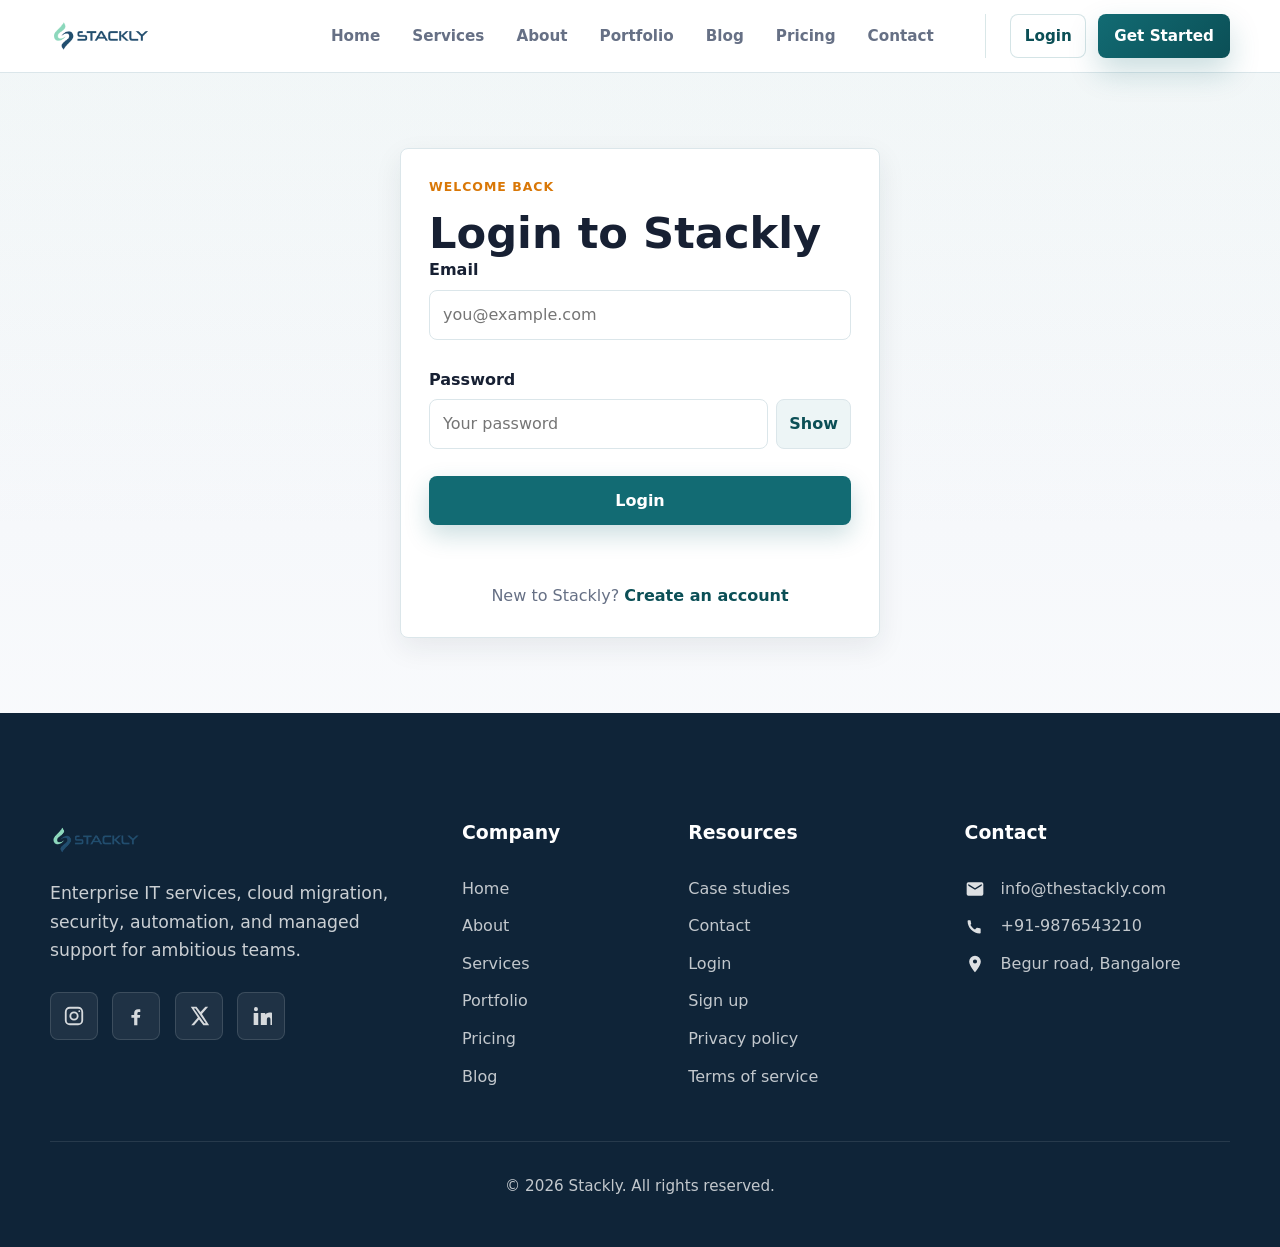
<file: login.html>
﻿<!DOCTYPE html>
<html lang="en">
<head>
  <meta charset="UTF-8">
  <meta name="viewport" content="width=device-width, initial-scale=1.0">
  <title>Login | Stackly</title>
  <link rel="stylesheet" href="style.css">
</head>
<body data-page="login">
  <header class="site-header">
    <nav class="navbar" aria-label="Main navigation">
      <a class="logo" href="index.html" aria-label="Stackly home"><img src="assets/stackly-logo.webp" alt="Stackly Logo" class="logo__img" width="280" height="64"></a>
      <button class="menu-toggle" id="menuToggle" type="button" aria-label="Open menu" aria-expanded="false">
        <span class="menu-bar" aria-hidden="true"></span>
        <span class="menu-bar" aria-hidden="true"></span>
        <span class="menu-bar" aria-hidden="true"></span>
      </button>
      <div class="nav-menu" id="navMenu">
        <ul class="nav-links">
          <li><a href="index.html" data-nav="home">Home</a></li>
          <li><a href="services.html" data-nav="services">Services</a></li>
          <li><a href="about.html" data-nav="about">About</a></li>
          <li><a href="portfolio.html" data-nav="portfolio">Portfolio</a></li>
          <li><a href="blog.html" data-nav="blog">Blog</a></li>
          <li><a href="pricing.html" data-nav="pricing">Pricing</a></li>
          <li><a href="contact.html" data-nav="contact">Contact</a></li>
        </ul>
        <div class="nav-actions" id="authArea"></div>
      </div>
    </nav>
  </header>

  <main class="auth-page page-fade">
    <section class="auth-card">
      <p class="eyebrow">Welcome back</p>
      <h1>Login to Stackly</h1>
      <form id="loginForm" novalidate>
        <div class="form-group">
          <label for="loginEmail">Email</label>
          <input type="email" id="loginEmail" placeholder="you@example.com">
          <small class="error-message"></small>
        </div>
        <div class="form-group">
          <label for="loginPassword">Password</label>
          <div class="password-field">
            <input type="password" id="loginPassword" placeholder="Your password">
            <button class="toggle-password" type="button" data-target="loginPassword">Show</button>
          </div>
          <small class="error-message"></small>
        </div>
        <button class="btn primary full" type="submit">Login</button>
        <p class="form-status" id="loginStatus" role="status"></p>
      </form>
      <p class="auth-switch">New to Stackly? <a href="signup.html">Create an account</a></p>
    </section>
  </main>

      <footer class="site-footer">
    <div class="container footer-grid">
      <div class="footer-brand">
        <a class="logo" href="index.html" aria-label="Stackly home">
          <img class="logo__img" src="assets/stackly-logo.webp" alt="Stackly Logo" width="280" height="64" decoding="async">
        </a>
        <p>Enterprise IT services, cloud migration, security, automation, and managed support for ambitious teams.</p>
        <div class="footer-social" aria-label="Social links">
          <a class="footer-social__link" href="404.html" aria-label="Instagram">
            <svg class="footer-social__icon" viewBox="0 0 24 24" width="22" height="22" aria-hidden="true">
              <path fill="currentColor" d="M7.5 2h9A5.5 5.5 0 0 1 22 7.5v9A5.5 5.5 0 0 1 16.5 22h-9A5.5 5.5 0 0 1 2 16.5v-9A5.5 5.5 0 0 1 7.5 2Zm0 2A3.5 3.5 0 0 0 4 7.5v9A3.5 3.5 0 0 0 7.5 20h9a3.5 3.5 0 0 0 3.5-3.5v-9A3.5 3.5 0 0 0 16.5 4h-9Zm10.25 1.75a1 1 0 1 1 0 2a1 1 0 0 1 0-2ZM12 7a5 5 0 1 1 0 10a5 5 0 0 1 0-10Zm0 2a3 3 0 1 0 0 6a3 3 0 0 0 0-6Z"/>
            </svg>
          </a>
          <a class="footer-social__link" href="404.html" aria-label="Facebook">
            <svg class="footer-social__icon" viewBox="0 0 24 24" width="22" height="22" aria-hidden="true">
              <path fill="currentColor" d="M13.5 22v-8h2.7l.4-3H13.5V9.1c0-.9.3-1.6 1.7-1.6h1.5V4.8c-.3 0-1.3-.1-2.5-.1c-2.5 0-4.2 1.5-4.2 4.3V11H7v3h3v8h3.5Z"/>
            </svg>
          </a>
          <a class="footer-social__link" href="404.html" aria-label="Twitter">
            <svg class="footer-social__icon" viewBox="0 0 24 24" width="22" height="22" aria-hidden="true">
              <path fill="currentColor" d="M18.9 2H22l-6.8 7.8L23 22h-6.2l-4.8-6.2L6.6 22H3.5l7.3-8.4L3 2h6.3l4.3 5.6L18.9 2Zm-1.1 18h1.7L8.2 3.9H6.4L17.8 20Z"/>
            </svg>
          </a>
          <a class="footer-social__link" href="404.html" aria-label="LinkedIn">
            <svg class="footer-social__icon" viewBox="0 0 24 24" width="22" height="22" aria-hidden="true">
              <path fill="currentColor" d="M6.5 6.7A2.2 2.2 0 1 1 6.5 2.3a2.2 2.2 0 0 1 0 4.4ZM4 21.8V8.6h5v13.2H4Zm7.8 0V8.6h4.8v1.8h.1c.7-1.2 2.3-2.3 4.7-2.3c5 0 5.9 3.3 5.9 7.6v6.1h-5v-5.4c0-1.3 0-3-1.8-3s-2.1 1.4-2.1 2.9v5.5h-5Z"/>
            </svg>
          </a>
        </div>
      </div>
      <div>
        <h4>Company</h4>
        <ul class="footer-links">
          <li><a href="index.html">Home</a></li>
          <li><a href="about.html">About</a></li>
          <li><a href="services.html">Services</a></li>
          <li><a href="portfolio.html">Portfolio</a></li>
          <li><a href="pricing.html">Pricing</a></li>
          <li><a href="blog.html">Blog</a></li>
        </ul>
      </div>
      <div>
        <h4>Resources</h4>
        <ul class="footer-links">
          <li><a href="portfolio.html">Case studies</a></li>
          <li><a href="contact.html">Contact</a></li>
          <li><a href="login.html">Login</a></li>
          <li><a href="signup.html">Sign up</a></li>
          <li><a href="privacy.html">Privacy policy</a></li>
          <li><a href="terms.html">Terms of service</a></li>
        </ul>
      </div>
      <div>
        <h4>Contact</h4>
        <ul class="footer-links footer-contact">
          <li>
            <span class="footer-contact__ico" aria-hidden="true">
              <svg viewBox="0 0 24 24" width="20" height="20">
                <path fill="currentColor" d="M20 4H4a2 2 0 0 0-2 2v12a2 2 0 0 0 2 2h16a2 2 0 0 0 2-2V6a2 2 0 0 0-2-2Zm0 4-8 5L4 8V6l8 5 8-5v2Z"/>
              </svg>
            </span>
            <a href="mailto:info@thestackly.com">info@thestackly.com</a>
          </li>
          <li>
            <span class="footer-contact__ico" aria-hidden="true">
              <svg viewBox="0 0 24 24" width="20" height="20">
                <path fill="currentColor" d="M6.6 10.8c1.2 2.3 3.1 4.2 5.4 5.4l1.8-1.8c.2-.2.6-.3.9-.2 1 .3 2.1.5 3.2.5.5 0 .9.4.9.9V20c0 .5-.4.9-.9.9C9.9 20.9 3.1 14.1 3.1 5.9c0-.5.4-.9.9-.9H6c.5 0 .9.4.9.9 0 1.1.2 2.2.5 3.2.1.3 0 .7-.2.9l-1.6 1.7Z"/>
              </svg>
            </span>
            <a href="tel:+919876543210">+91-9876543210</a>
          </li>
          <li>
            <span class="footer-contact__ico" aria-hidden="true">
              <svg viewBox="0 0 24 24" width="20" height="20">
                <path fill="currentColor" d="M12 2a7 7 0 0 1 7 7c0 5.2-7 13-7 13S5 14.2 5 9a7 7 0 0 1 7-7Zm0 9.5A2.5 2.5 0 1 0 12 6.5a2.5 2.5 0 0 0 0 5Z"/>
              </svg>
            </span>
            <a href="https://www.google.com/maps?q=Begur+Road+Bangalore" target="_blank">Begur road, Bangalore</a>
          </li>
        </ul>
      </div>
    </div>
    <div class="container footer-bottom">
      <span>&copy; <span id="year"></span> Stackly. All rights reserved.</span>
    </div>
  </footer>
  <script src="script.js"></script>
</body>
</html>
</file>
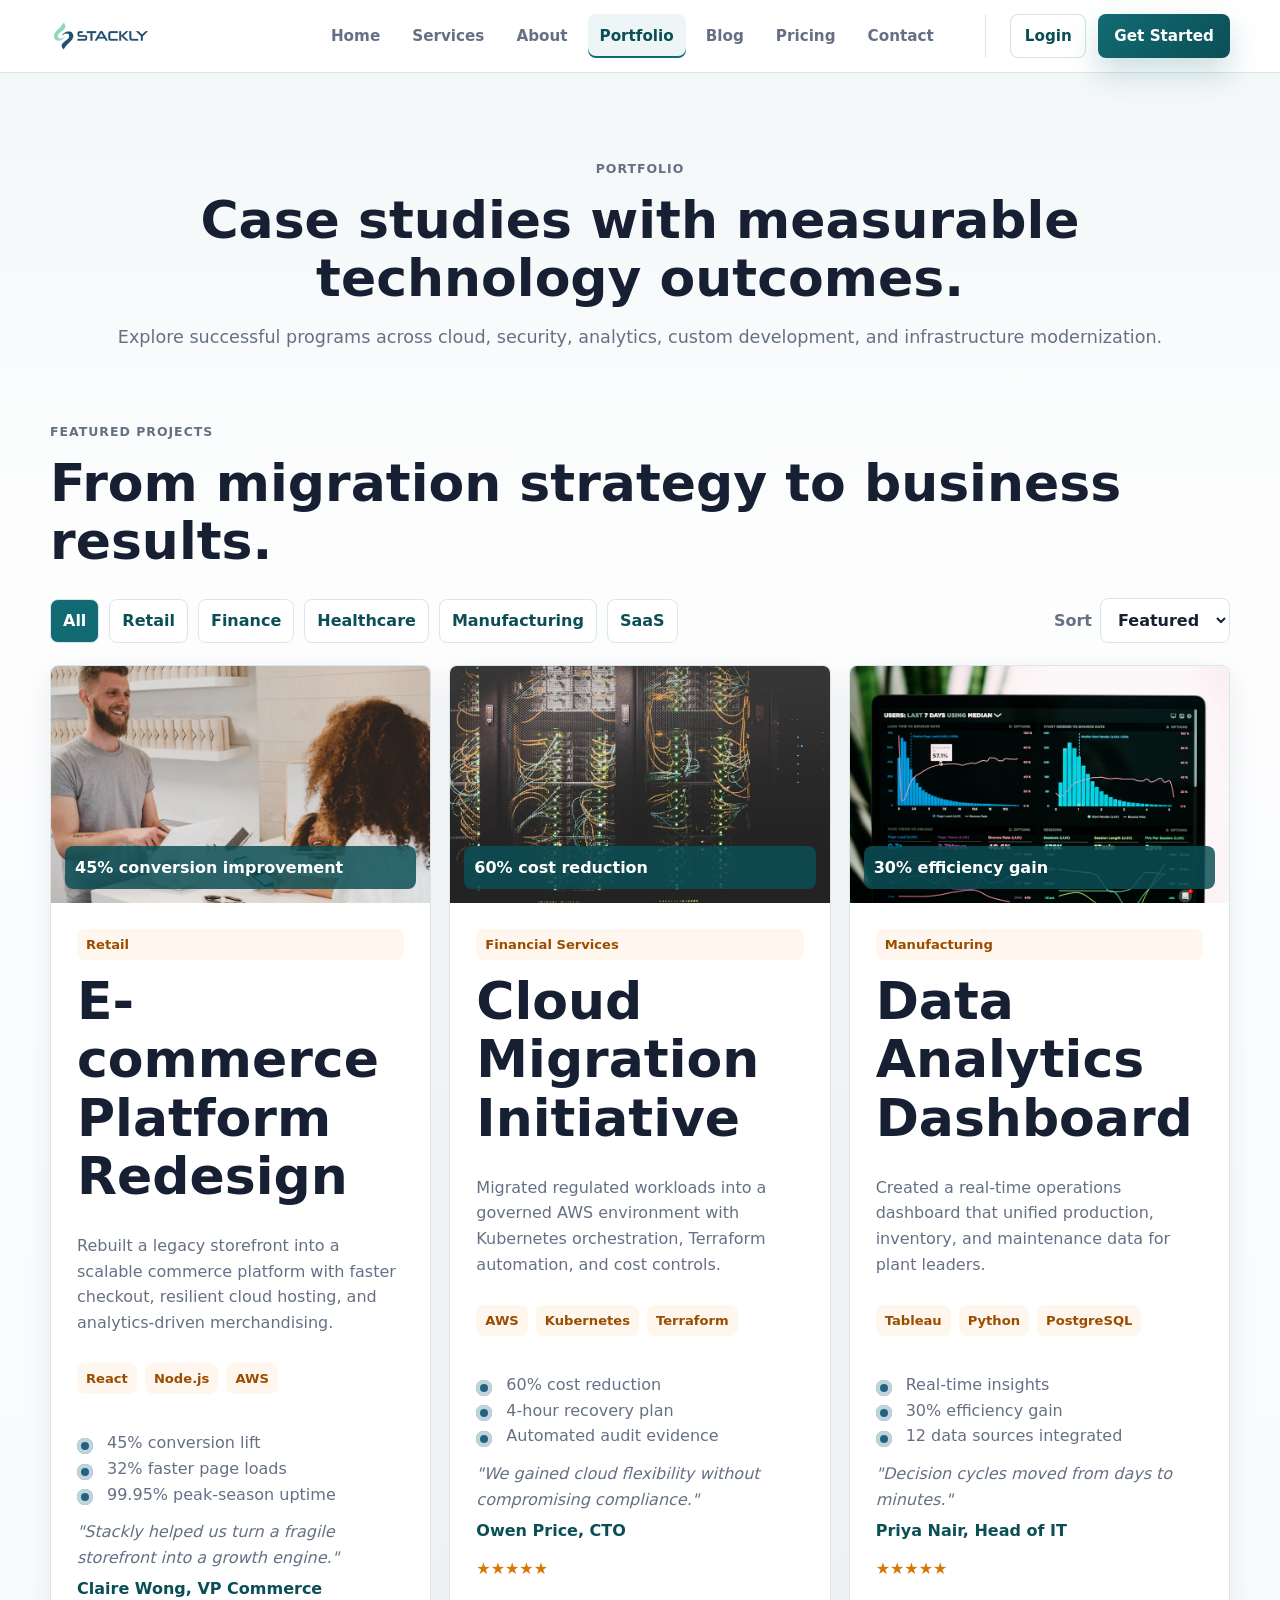
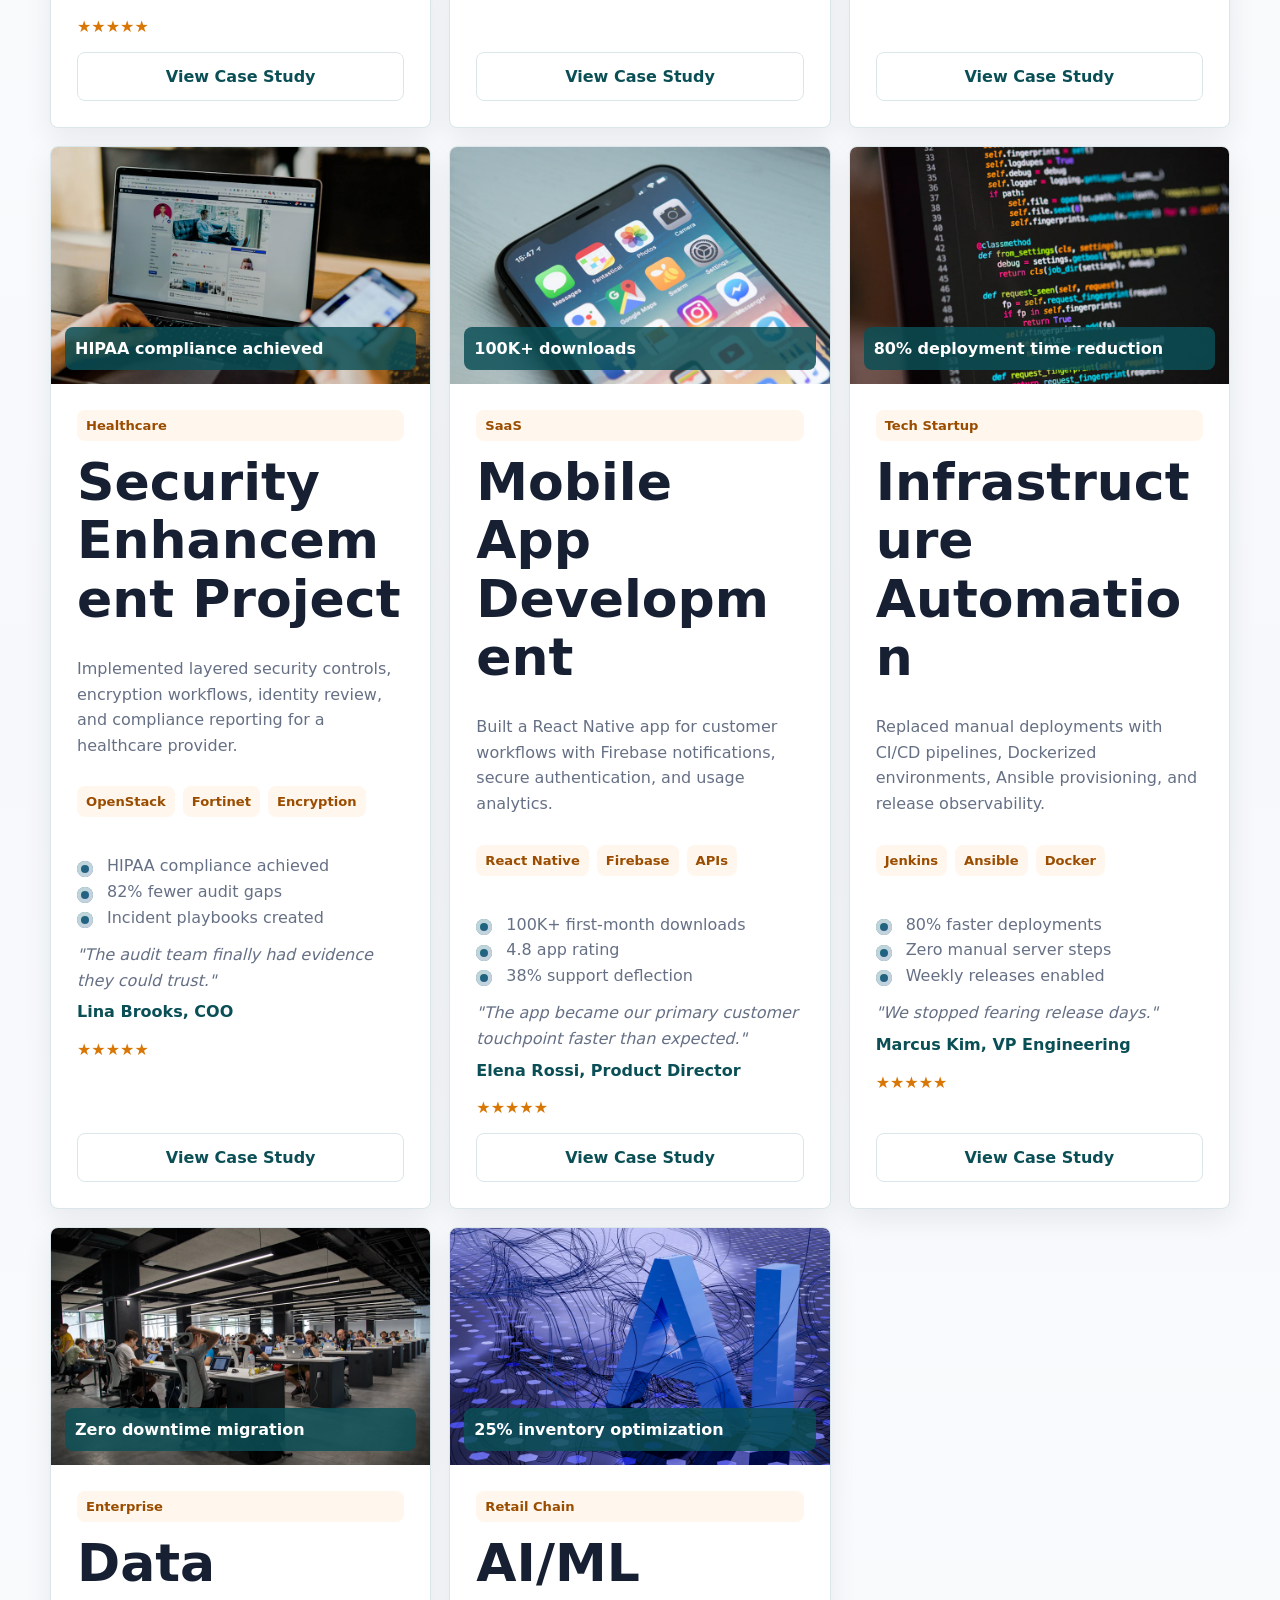
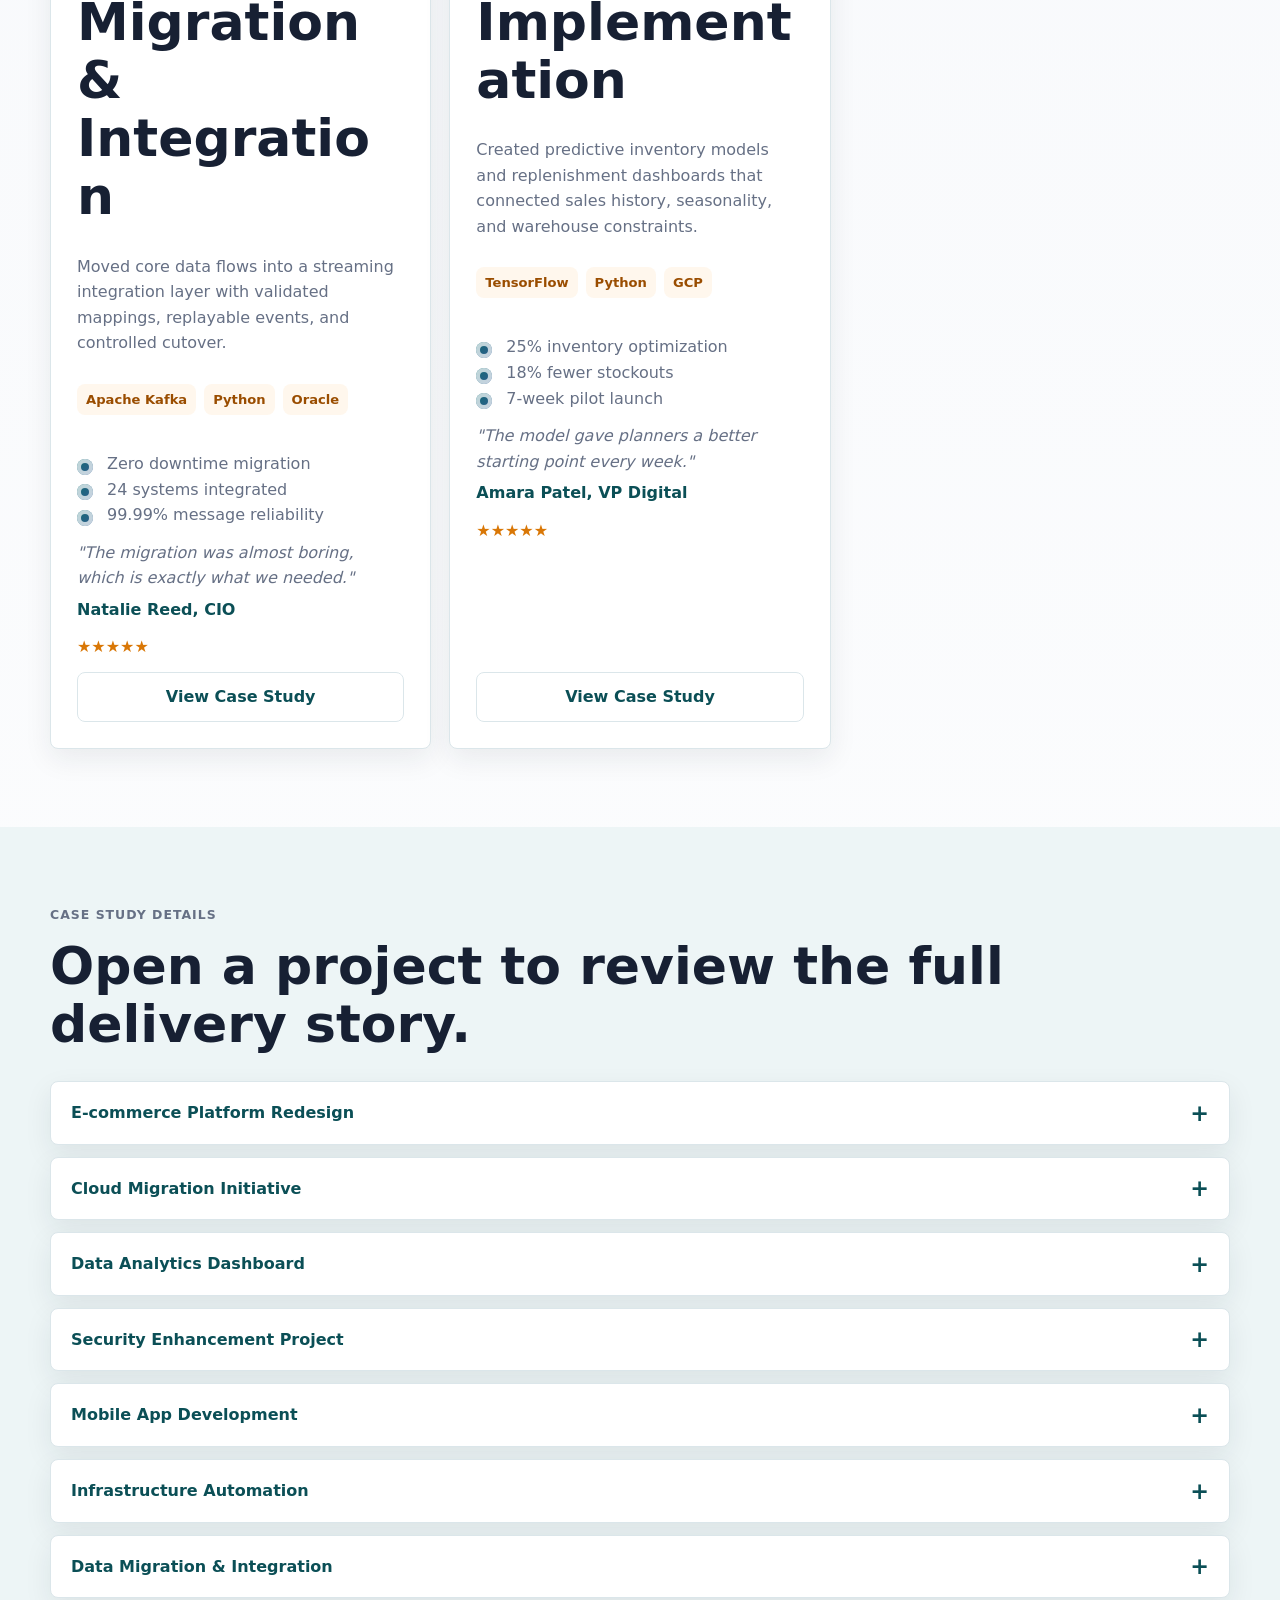
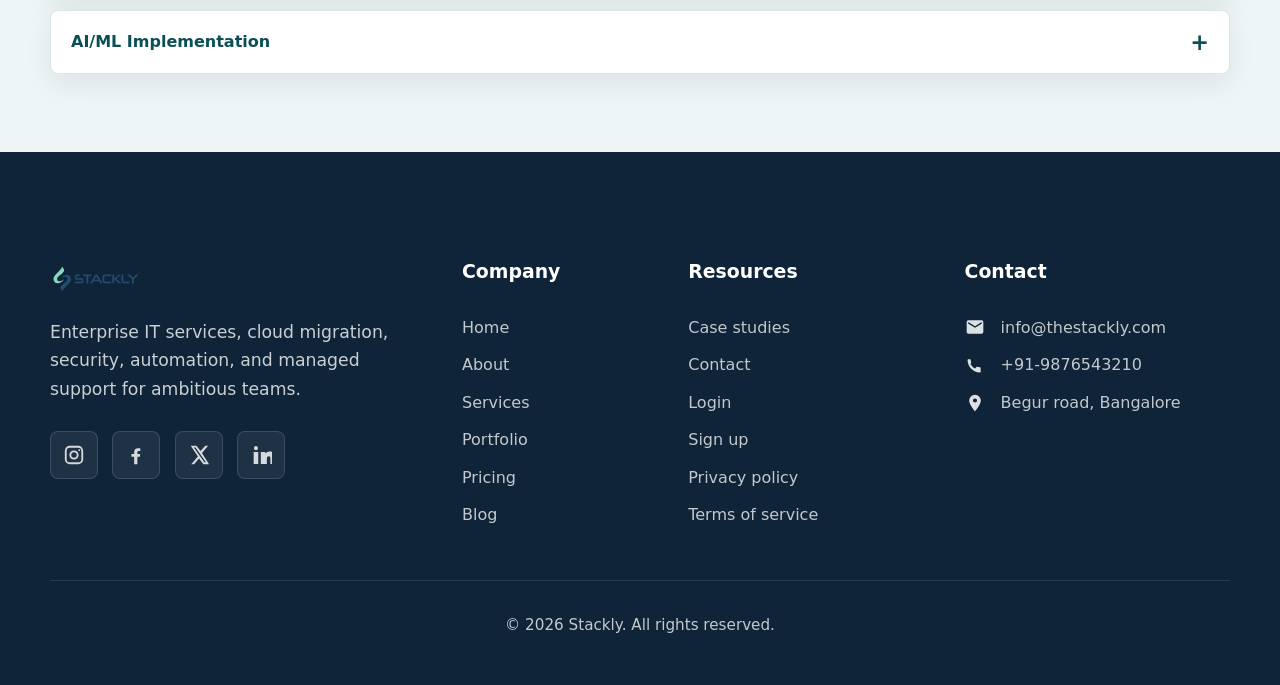
<file: portfolio.html>
﻿<!DOCTYPE html>
<html lang="en">
<head>
  <meta charset="UTF-8">
  <meta name="viewport" content="width=device-width, initial-scale=1.0">
  <meta name="description" content="Explore Stackly case studies across e-commerce, cloud migration, analytics, security, mobile development, automation, data integration, and AI/ML.">
  <meta property="og:title" content="Portfolio | Stackly Case Studies">
  <meta property="og:description" content="See measurable IT outcomes delivered by Stackly across industries and technologies.">
  <meta property="og:image" content="assets/photos/portfolio-cloud.webp">
  <title>Portfolio | Stackly Case Studies</title>
  <link rel="stylesheet" href="style.css">
</head>
<body data-page="portfolio">
  <header class="site-header">
    <nav class="navbar" aria-label="Main navigation">
      <a class="logo" href="index.html" aria-label="Stackly home"><img src="assets/stackly-logo.webp" alt="Stackly Logo" class="logo__img" width="280" height="64"></a>
      <button class="menu-toggle" id="menuToggle" type="button" aria-label="Open menu" aria-expanded="false">
        <span class="menu-bar" aria-hidden="true"></span>
        <span class="menu-bar" aria-hidden="true"></span>
        <span class="menu-bar" aria-hidden="true"></span>
      </button>
      <div class="nav-menu" id="navMenu">
        <ul class="nav-links">
          <li><a href="index.html" data-nav="home">Home</a></li>
          <li><a href="services.html" data-nav="services">Services</a></li>
          <li><a href="about.html" data-nav="about">About</a></li>
          <li><a href="portfolio.html" data-nav="portfolio">Portfolio</a></li>
          <li><a href="blog.html" data-nav="blog">Blog</a></li>
          <li><a href="pricing.html" data-nav="pricing">Pricing</a></li>
          <li><a href="contact.html" data-nav="contact">Contact</a></li>
        </ul>
        <div class="nav-actions" id="authArea"></div>
      </div>
    </nav>
  </header>

  <main>
    <section class="page-hero page-fade">
      <p class="eyebrow">Portfolio</p>
      <h1>Case studies with measurable technology outcomes.</h1>
      <p>Explore successful programs across cloud, security, analytics, custom development, and infrastructure modernization.</p>
    </section>

    <section class="section compact-top" aria-labelledby="portfolio-title">
      <div class="section-heading">
        <p class="eyebrow">Featured Projects</p>
        <h2 id="portfolio-title">From migration strategy to business results.</h2>
      </div>
      <div class="toolbar">
        <div class="filter-bar" aria-label="Filter portfolio">
          <button class="filter-btn active" type="button" data-filter="all">All</button>
          <button class="filter-btn" type="button" data-filter="Retail">Retail</button>
          <button class="filter-btn" type="button" data-filter="Finance">Finance</button>
          <button class="filter-btn" type="button" data-filter="Healthcare">Healthcare</button>
          <button class="filter-btn" type="button" data-filter="Manufacturing">Manufacturing</button>
          <button class="filter-btn" type="button" data-filter="SaaS">SaaS</button>
        </div>
        <label class="sort-control">Sort
          <select id="portfolioSort" aria-label="Sort portfolio projects">
            <option value="featured">Featured</option>
            <option value="industry">Industry</option>
            <option value="impact">Impact</option>
          </select>
        </label>
      </div>

      <div class="portfolio-grid" id="portfolioGrid">
        <article class="portfolio-card" data-industry="Retail" data-impact="45" data-title="E-commerce Platform Redesign">
          <figure>
            <img src="assets/photos/portfolio-ecommerce.webp" alt="E-commerce dashboard and online shopping workflow" loading="lazy">
            <figcaption>45% conversion improvement</figcaption>
          </figure>
          <div class="portfolio-card-body">
            <span class="case-label">Retail</span>
            <h2>E-commerce Platform Redesign</h2>
            <p>Rebuilt a legacy storefront into a scalable commerce platform with faster checkout, resilient cloud hosting, and analytics-driven merchandising.</p>
            <div class="tag-list"><span>React</span><span>Node.js</span><span>AWS</span></div>
            <ul class="result-list"><li>45% conversion lift</li><li>32% faster page loads</li><li>99.95% peak-season uptime</li></ul>
            <blockquote>"Stackly helped us turn a fragile storefront into a growth engine." <cite>Claire Wong, VP Commerce</cite></blockquote>
            <div class="rating" aria-label="5 out of 5 stars">&#9733;&#9733;&#9733;&#9733;&#9733;</div>
            <a class="btn secondary" href="404.html">View Case Study</a>
          </div>
        </article>

        <article class="portfolio-card" data-industry="Finance" data-impact="60" data-title="Cloud Migration Initiative">
          <figure>
            <img src="assets/photos/portfolio-cloud.webp" alt="Cloud infrastructure and server environment" loading="lazy">
            <figcaption>60% cost reduction</figcaption>
          </figure>
          <div class="portfolio-card-body">
            <span class="case-label">Financial Services</span>
            <h2>Cloud Migration Initiative</h2>
            <p>Migrated regulated workloads into a governed AWS environment with Kubernetes orchestration, Terraform automation, and cost controls.</p>
            <div class="tag-list"><span>AWS</span><span>Kubernetes</span><span>Terraform</span></div>
            <ul class="result-list"><li>60% cost reduction</li><li>4-hour recovery plan</li><li>Automated audit evidence</li></ul>
            <blockquote>"We gained cloud flexibility without compromising compliance." <cite>Owen Price, CTO</cite></blockquote>
            <div class="rating" aria-label="5 out of 5 stars">&#9733;&#9733;&#9733;&#9733;&#9733;</div>
            <a class="btn secondary" href="404.html">View Case Study</a>
          </div>
        </article>

        <article class="portfolio-card" data-industry="Manufacturing" data-impact="30" data-title="Data Analytics Dashboard">
          <figure>
            <img src="assets/photos/portfolio-analytics.webp" alt="Analytics dashboard on a workstation" loading="lazy">
            <figcaption>30% efficiency gain</figcaption>
          </figure>
          <div class="portfolio-card-body">
            <span class="case-label">Manufacturing</span>
            <h2>Data Analytics Dashboard</h2>
            <p>Created a real-time operations dashboard that unified production, inventory, and maintenance data for plant leaders.</p>
            <div class="tag-list"><span>Tableau</span><span>Python</span><span>PostgreSQL</span></div>
            <ul class="result-list"><li>Real-time insights</li><li>30% efficiency gain</li><li>12 data sources integrated</li></ul>
            <blockquote>"Decision cycles moved from days to minutes." <cite>Priya Nair, Head of IT</cite></blockquote>
            <div class="rating" aria-label="5 out of 5 stars">&#9733;&#9733;&#9733;&#9733;&#9733;</div>
            <a class="btn secondary" href="404.html">View Case Study</a>
          </div>
        </article>

        <article class="portfolio-card" data-industry="Healthcare" data-impact="100" data-title="Security Enhancement Project">
          <figure>
            <img src="assets/photos/portfolio-security.webp" alt="Cybersecurity monitoring and encrypted systems" loading="lazy">
            <figcaption>HIPAA compliance achieved</figcaption>
          </figure>
          <div class="portfolio-card-body">
            <span class="case-label">Healthcare</span>
            <h2>Security Enhancement Project</h2>
            <p>Implemented layered security controls, encryption workflows, identity review, and compliance reporting for a healthcare provider.</p>
            <div class="tag-list"><span>OpenStack</span><span>Fortinet</span><span>Encryption</span></div>
            <ul class="result-list"><li>HIPAA compliance achieved</li><li>82% fewer audit gaps</li><li>Incident playbooks created</li></ul>
            <blockquote>"The audit team finally had evidence they could trust." <cite>Lina Brooks, COO</cite></blockquote>
            <div class="rating" aria-label="5 out of 5 stars">&#9733;&#9733;&#9733;&#9733;&#9733;</div>
            <a class="btn secondary" href="404.html">View Case Study</a>
          </div>
        </article>

        <article class="portfolio-card" data-industry="SaaS" data-impact="100" data-title="Mobile App Development">
          <figure>
            <img src="assets/photos/portfolio-mobile.webp" alt="Mobile application interface on a smartphone" loading="lazy">
            <figcaption>100K+ downloads</figcaption>
          </figure>
          <div class="portfolio-card-body">
            <span class="case-label">SaaS</span>
            <h2>Mobile App Development</h2>
            <p>Built a React Native app for customer workflows with Firebase notifications, secure authentication, and usage analytics.</p>
            <div class="tag-list"><span>React Native</span><span>Firebase</span><span>APIs</span></div>
            <ul class="result-list"><li>100K+ first-month downloads</li><li>4.8 app rating</li><li>38% support deflection</li></ul>
            <blockquote>"The app became our primary customer touchpoint faster than expected." <cite>Elena Rossi, Product Director</cite></blockquote>
            <div class="rating" aria-label="5 out of 5 stars">&#9733;&#9733;&#9733;&#9733;&#9733;</div>
            <a class="btn secondary" href="404.html">View Case Study</a>
          </div>
        </article>

        <article class="portfolio-card" data-industry="SaaS" data-impact="80" data-title="Infrastructure Automation">
          <figure>
            <img src="assets/photos/portfolio-automation.webp" alt="Software automation and deployment code on laptop" loading="lazy">
            <figcaption>80% deployment time reduction</figcaption>
          </figure>
          <div class="portfolio-card-body">
            <span class="case-label">Tech Startup</span>
            <h2>Infrastructure Automation</h2>
            <p>Replaced manual deployments with CI/CD pipelines, Dockerized environments, Ansible provisioning, and release observability.</p>
            <div class="tag-list"><span>Jenkins</span><span>Ansible</span><span>Docker</span></div>
            <ul class="result-list"><li>80% faster deployments</li><li>Zero manual server steps</li><li>Weekly releases enabled</li></ul>
            <blockquote>"We stopped fearing release days." <cite>Marcus Kim, VP Engineering</cite></blockquote>
            <div class="rating" aria-label="5 out of 5 stars">&#9733;&#9733;&#9733;&#9733;&#9733;</div>
            <a class="btn secondary" href="404.html">View Case Study</a>
          </div>
        </article>

        <article class="portfolio-card" data-industry="Enterprise" data-impact="100" data-title="Data Migration & Integration">
          <figure>
            <img src="assets/photos/portfolio-data.webp" alt="Enterprise team reviewing digital data workflows" loading="lazy">
            <figcaption>Zero downtime migration</figcaption>
          </figure>
          <div class="portfolio-card-body">
            <span class="case-label">Enterprise</span>
            <h2>Data Migration &amp; Integration</h2>
            <p>Moved core data flows into a streaming integration layer with validated mappings, replayable events, and controlled cutover.</p>
            <div class="tag-list"><span>Apache Kafka</span><span>Python</span><span>Oracle</span></div>
            <ul class="result-list"><li>Zero downtime migration</li><li>24 systems integrated</li><li>99.99% message reliability</li></ul>
            <blockquote>"The migration was almost boring, which is exactly what we needed." <cite>Natalie Reed, CIO</cite></blockquote>
            <div class="rating" aria-label="5 out of 5 stars">&#9733;&#9733;&#9733;&#9733;&#9733;</div>
            <a class="btn secondary" href="404.html">View Case Study</a>
          </div>
        </article>

        <article class="portfolio-card" data-industry="Retail" data-impact="25" data-title="AI/ML Implementation">
          <figure>
            <img src="assets/photos/portfolio-ai.webp" alt="AI and machine learning visualization on digital screen" loading="lazy">
            <figcaption>25% inventory optimization</figcaption>
          </figure>
          <div class="portfolio-card-body">
            <span class="case-label">Retail Chain</span>
            <h2>AI/ML Implementation</h2>
            <p>Created predictive inventory models and replenishment dashboards that connected sales history, seasonality, and warehouse constraints.</p>
            <div class="tag-list"><span>TensorFlow</span><span>Python</span><span>GCP</span></div>
            <ul class="result-list"><li>25% inventory optimization</li><li>18% fewer stockouts</li><li>7-week pilot launch</li></ul>
            <blockquote>"The model gave planners a better starting point every week." <cite>Amara Patel, VP Digital</cite></blockquote>
            <div class="rating" aria-label="5 out of 5 stars">&#9733;&#9733;&#9733;&#9733;&#9733;</div>
            <a class="btn secondary" href="404.html">View Case Study</a>
          </div>
        </article>
      </div>
    </section>

    <section class="section muted" aria-labelledby="case-details-title">
      <div class="section-heading">
        <p class="eyebrow">Case Study Details</p>
        <h2 id="case-details-title">Open a project to review the full delivery story.</h2>
      </div>
      <div class="accordion-list case-study-list">
        <details id="case-ecommerce">
          <summary>E-commerce Platform Redesign</summary>
          <div class="case-study-body">
            <p>The client needed to replace a brittle storefront before peak season. The existing platform had slow checkout, limited merchandising controls, and poor operational visibility. Stackly started with a two-week discovery sprint, mapped customer journeys, reviewed analytics, and prioritized the highest-impact revenue paths.</p>
            <p>The solution combined a React frontend, Node.js commerce APIs, AWS hosting, managed caching, and a release pipeline with rollback controls. The implementation was delivered in four waves: foundation, catalog and search, checkout, and performance optimization. Each wave included QA, analytics validation, accessibility review, and stakeholder demos.</p>
            <div class="case-metrics"><span>45% conversion lift</span><span>32% faster page loads</span><span>99.95% uptime</span></div>
            <p>Related projects: Cloud Migration Initiative, Data Analytics Dashboard, AI/ML Implementation.</p>
          </div>
        </details>
        <details id="case-cloud">
          <summary>Cloud Migration Initiative</summary>
          <div class="case-study-body">
            <p>A financial services firm needed a controlled move from aging infrastructure to AWS while preserving compliance evidence. Stackly created a landing zone, implemented Terraform modules, containerized workloads, and migrated services in low-risk waves.</p>
            <p>Risk mitigation included dependency mapping, data encryption validation, pilot workload testing, backup verification, and cutover rehearsals. The migration created a repeatable cloud operating model with cost dashboards and automated policy checks.</p>
            <div class="case-metrics"><span>60% cost reduction</span><span>4-hour recovery target</span><span>Automated evidence</span></div>
            <p>Related projects: Security Enhancement Project, Infrastructure Automation, Disaster Recovery &amp; Backup.</p>
          </div>
        </details>
        <details id="case-analytics">
          <summary>Data Analytics Dashboard</summary>
          <div class="case-study-body">
            <p>The manufacturing client was making production decisions from spreadsheets that lagged behind reality. Stackly designed a metric model, integrated ERP and machine data, and delivered dashboards for production managers, maintenance leaders, and executives.</p>
            <p>The timeline covered discovery, data modeling, pipeline development, dashboard design, data validation, and enablement workshops. Real-time alerts highlighted bottlenecks before they disrupted output.</p>
            <div class="case-metrics"><span>30% efficiency gain</span><span>12 data sources</span><span>Real-time dashboards</span></div>
            <p>Related projects: Data Migration &amp; Integration, AI/ML Implementation, Database Management.</p>
          </div>
        </details>
        <details id="case-security">
          <summary>Security Enhancement Project</summary>
          <div class="case-study-body">
            <p>The healthcare provider needed stronger controls for patient data, audit evidence, and incident readiness. Stackly conducted a control assessment, implemented access review workflows, hardened network boundaries, and improved encryption coverage.</p>
            <p>The project included control mapping, remediation sprints, tabletop incident exercises, security monitoring setup, and compliance documentation. Leadership received a risk dashboard that tracked evidence and ownership.</p>
            <div class="case-metrics"><span>HIPAA compliance</span><span>82% fewer gaps</span><span>Incident playbooks</span></div>
            <p>Related projects: Cloud Migration Initiative, Disaster Recovery &amp; Backup, Technical Support.</p>
          </div>
        </details>
        <details id="case-mobile">
          <summary>Mobile App Development</summary>
          <div class="case-study-body">
            <p>The SaaS client needed a mobile experience for customers who were previously relying on support tickets for routine account workflows. Stackly delivered product discovery, UX prototypes, API integration, React Native development, Firebase notifications, and app analytics.</p>
            <p>The launch plan included beta testing, app store submission support, crash monitoring, customer onboarding, and release tracking. After launch, support tickets dropped as customers adopted self-service workflows.</p>
            <div class="case-metrics"><span>100K+ downloads</span><span>4.8 rating</span><span>38% support deflection</span></div>
            <p>Related projects: Custom Software Development, Data Analytics Dashboard, DevOps Automation.</p>
          </div>
        </details>
        <details id="case-automation">
          <summary>Infrastructure Automation</summary>
          <div class="case-study-body">
            <p>The startup's deployments depended on manual server changes and undocumented release checks. Stackly created a CI/CD architecture, containerized applications, added automated environment provisioning, and introduced release health dashboards.</p>
            <p>The team shipped reusable pipeline templates, deployment documentation, and role-based release approval flows. Rollbacks became standard procedure instead of emergency improvisation.</p>
            <div class="case-metrics"><span>80% faster deployment</span><span>Zero manual steps</span><span>Weekly releases</span></div>
            <p>Related projects: Cloud Migration Initiative, Custom Software Development, Managed Services.</p>
          </div>
        </details>
        <details id="case-data">
          <summary>Data Migration &amp; Integration</summary>
          <div class="case-study-body">
            <p>The enterprise client needed to replace point-to-point integrations that were blocking modernization. Stackly designed a Kafka-backed integration layer, created validation tooling, mapped data contracts, and moved workloads through controlled cutover windows.</p>
            <p>The migration approach emphasized replayable events, monitoring, reconciliation reports, and fallback plans. Business users saw no outage during the final transition.</p>
            <div class="case-metrics"><span>Zero downtime</span><span>24 systems</span><span>99.99% reliability</span></div>
            <p>Related projects: Database Management, Data Analytics Dashboard, Disaster Recovery.</p>
          </div>
        </details>
        <details id="case-ai">
          <summary>AI/ML Implementation</summary>
          <div class="case-study-body">
            <p>The retail chain wanted better inventory planning but did not have a governed model workflow. Stackly created a data preparation process, trained predictive models, built planner dashboards, and added controls for model monitoring and exception review.</p>
            <p>The pilot focused on high-variance categories and expanded after planners validated the recommendations. The model did not replace planning judgment. It gave teams a stronger weekly forecast and clearer exception list.</p>
            <div class="case-metrics"><span>25% optimization</span><span>18% fewer stockouts</span><span>7-week pilot</span></div>
            <p>Related projects: Data Analytics Dashboard, Cloud Migration Initiative, Custom Software Development.</p>
          </div>
        </details>
      </div>
    </section>
  </main>

        <footer class="site-footer">
    <div class="container footer-grid">
      <div class="footer-brand">
        <a class="logo" href="index.html" aria-label="Stackly home">
          <img class="logo__img" src="assets/stackly-logo.webp" alt="Stackly Logo" width="280" height="64" decoding="async">
        </a>
        <p>Enterprise IT services, cloud migration, security, automation, and managed support for ambitious teams.</p>
        <div class="footer-social" aria-label="Social links">
          <a class="footer-social__link" href="404.html" aria-label="Instagram">
            <svg class="footer-social__icon" viewBox="0 0 24 24" width="22" height="22" aria-hidden="true">
              <path fill="currentColor" d="M7.5 2h9A5.5 5.5 0 0 1 22 7.5v9A5.5 5.5 0 0 1 16.5 22h-9A5.5 5.5 0 0 1 2 16.5v-9A5.5 5.5 0 0 1 7.5 2Zm0 2A3.5 3.5 0 0 0 4 7.5v9A3.5 3.5 0 0 0 7.5 20h9a3.5 3.5 0 0 0 3.5-3.5v-9A3.5 3.5 0 0 0 16.5 4h-9Zm10.25 1.75a1 1 0 1 1 0 2a1 1 0 0 1 0-2ZM12 7a5 5 0 1 1 0 10a5 5 0 0 1 0-10Zm0 2a3 3 0 1 0 0 6a3 3 0 0 0 0-6Z"/>
            </svg>
          </a>
          <a class="footer-social__link" href="404.html" aria-label="Facebook">
            <svg class="footer-social__icon" viewBox="0 0 24 24" width="22" height="22" aria-hidden="true">
              <path fill="currentColor" d="M13.5 22v-8h2.7l.4-3H13.5V9.1c0-.9.3-1.6 1.7-1.6h1.5V4.8c-.3 0-1.3-.1-2.5-.1c-2.5 0-4.2 1.5-4.2 4.3V11H7v3h3v8h3.5Z"/>
            </svg>
          </a>
          <a class="footer-social__link" href="404.html" aria-label="Twitter">
            <svg class="footer-social__icon" viewBox="0 0 24 24" width="22" height="22" aria-hidden="true">
              <path fill="currentColor" d="M18.9 2H22l-6.8 7.8L23 22h-6.2l-4.8-6.2L6.6 22H3.5l7.3-8.4L3 2h6.3l4.3 5.6L18.9 2Zm-1.1 18h1.7L8.2 3.9H6.4L17.8 20Z"/>
            </svg>
          </a>
          <a class="footer-social__link" href="404.html" aria-label="LinkedIn">
            <svg class="footer-social__icon" viewBox="0 0 24 24" width="22" height="22" aria-hidden="true">
              <path fill="currentColor" d="M6.5 6.7A2.2 2.2 0 1 1 6.5 2.3a2.2 2.2 0 0 1 0 4.4ZM4 21.8V8.6h5v13.2H4Zm7.8 0V8.6h4.8v1.8h.1c.7-1.2 2.3-2.3 4.7-2.3c5 0 5.9 3.3 5.9 7.6v6.1h-5v-5.4c0-1.3 0-3-1.8-3s-2.1 1.4-2.1 2.9v5.5h-5Z"/>
            </svg>
          </a>
        </div>
      </div>
      <div>
        <h4>Company</h4>
        <ul class="footer-links">
          <li><a href="index.html">Home</a></li>
          <li><a href="about.html">About</a></li>
          <li><a href="services.html">Services</a></li>
          <li><a href="portfolio.html">Portfolio</a></li>
          <li><a href="pricing.html">Pricing</a></li>
          <li><a href="blog.html">Blog</a></li>
        </ul>
      </div>
      <div>
        <h4>Resources</h4>
        <ul class="footer-links">
          <li><a href="portfolio.html">Case studies</a></li>
          <li><a href="contact.html">Contact</a></li>
          <li><a href="login.html">Login</a></li>
          <li><a href="signup.html">Sign up</a></li>
          <li><a href="privacy.html">Privacy policy</a></li>
          <li><a href="terms.html">Terms of service</a></li>
        </ul>
      </div>
      <div>
        <h4>Contact</h4>
        <ul class="footer-links footer-contact">
          <li>
            <span class="footer-contact__ico" aria-hidden="true">
              <svg viewBox="0 0 24 24" width="20" height="20">
                <path fill="currentColor" d="M20 4H4a2 2 0 0 0-2 2v12a2 2 0 0 0 2 2h16a2 2 0 0 0 2-2V6a2 2 0 0 0-2-2Zm0 4-8 5L4 8V6l8 5 8-5v2Z"/>
              </svg>
            </span>
            <a href="mailto:info@thestackly.com">info@thestackly.com</a>
          </li>
          <li>
            <span class="footer-contact__ico" aria-hidden="true">
              <svg viewBox="0 0 24 24" width="20" height="20">
                <path fill="currentColor" d="M6.6 10.8c1.2 2.3 3.1 4.2 5.4 5.4l1.8-1.8c.2-.2.6-.3.9-.2 1 .3 2.1.5 3.2.5.5 0 .9.4.9.9V20c0 .5-.4.9-.9.9C9.9 20.9 3.1 14.1 3.1 5.9c0-.5.4-.9.9-.9H6c.5 0 .9.4.9.9 0 1.1.2 2.2.5 3.2.1.3 0 .7-.2.9l-1.6 1.7Z"/>
              </svg>
            </span>
            <a href="tel:+919876543210">+91-9876543210</a>
          </li>
          <li>
            <span class="footer-contact__ico" aria-hidden="true">
              <svg viewBox="0 0 24 24" width="20" height="20">
                <path fill="currentColor" d="M12 2a7 7 0 0 1 7 7c0 5.2-7 13-7 13S5 14.2 5 9a7 7 0 0 1 7-7Zm0 9.5A2.5 2.5 0 1 0 12 6.5a2.5 2.5 0 0 0 0 5Z"/>
              </svg>
            </span>
            <a href="https://www.google.com/maps?q=Begur+Road+Bangalore" target="_blank">Begur road, Bangalore</a>
          </li>
        </ul>
      </div>
    </div>
    <div class="container footer-bottom">
      <span>&copy; <span id="year"></span> Stackly. All rights reserved.</span>
    </div>
  </footer>
  <script src="script.js"></script>
</body>
</html>
</file>
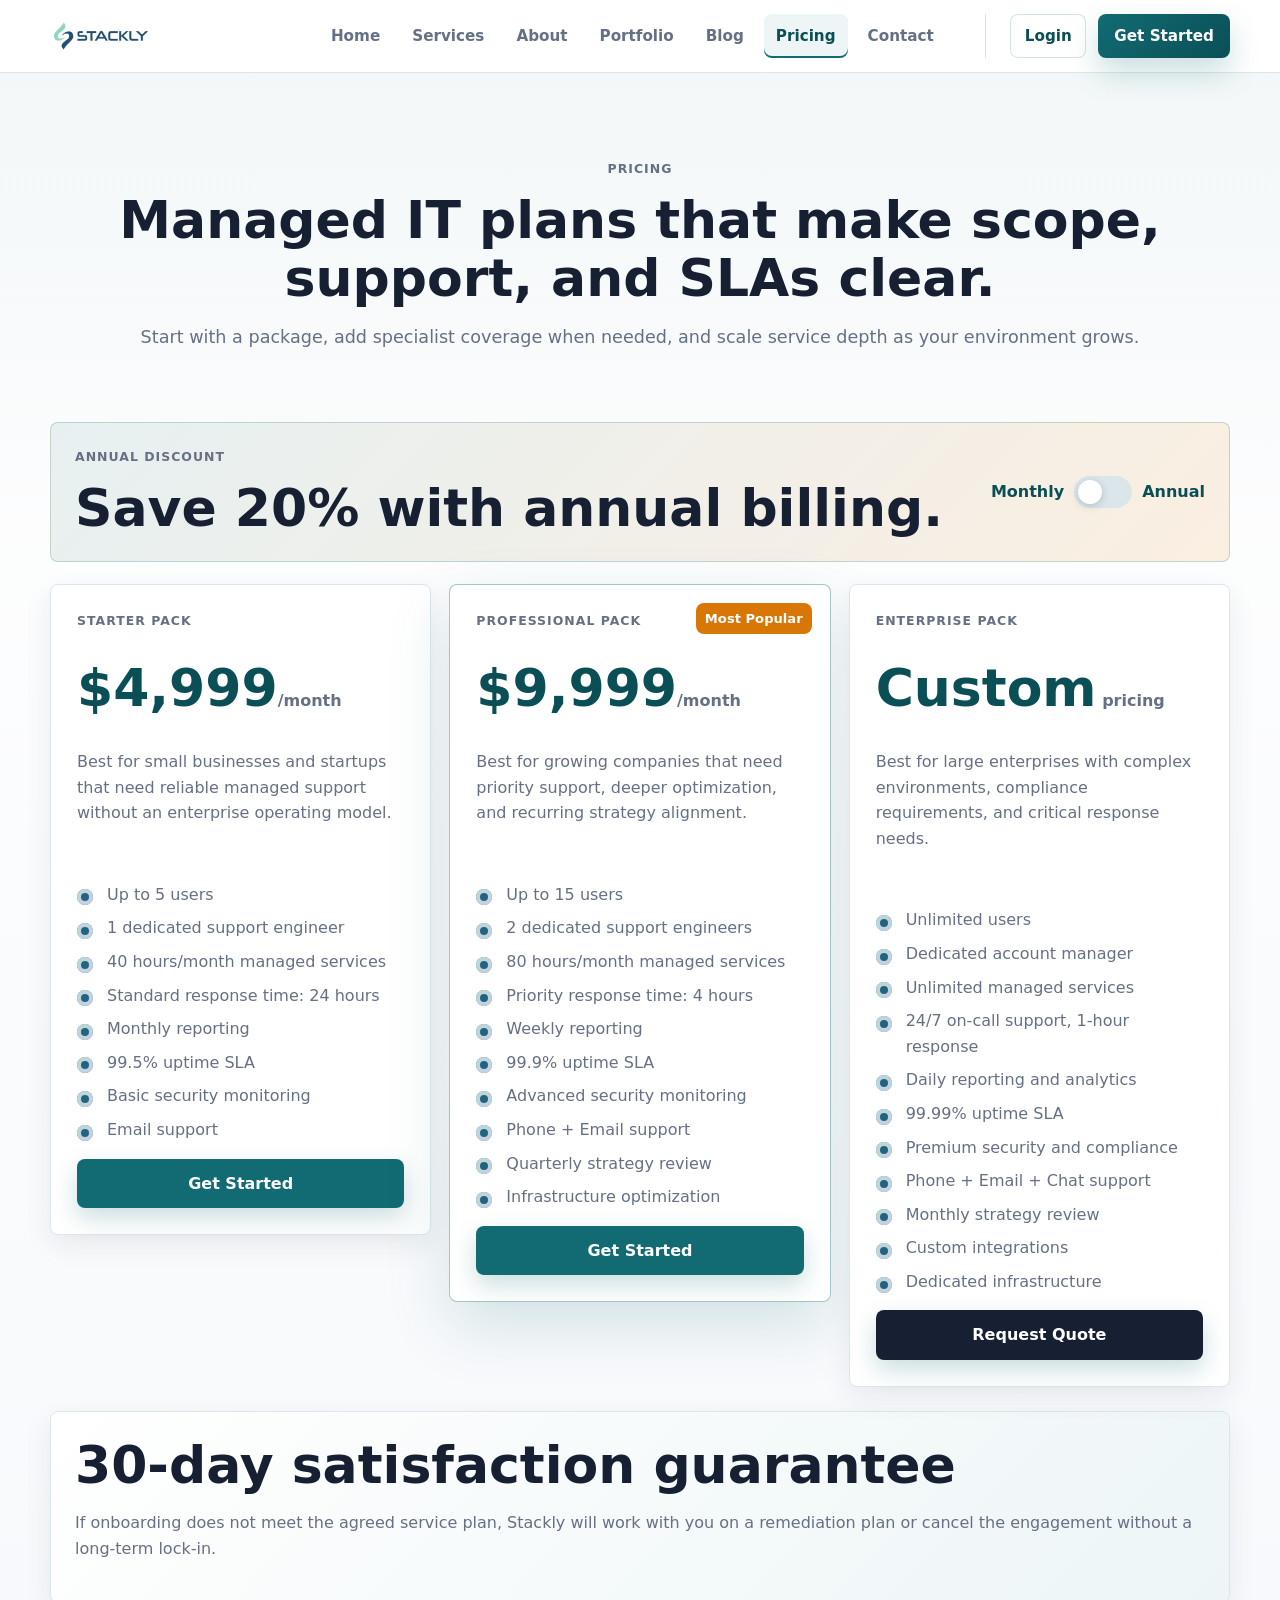
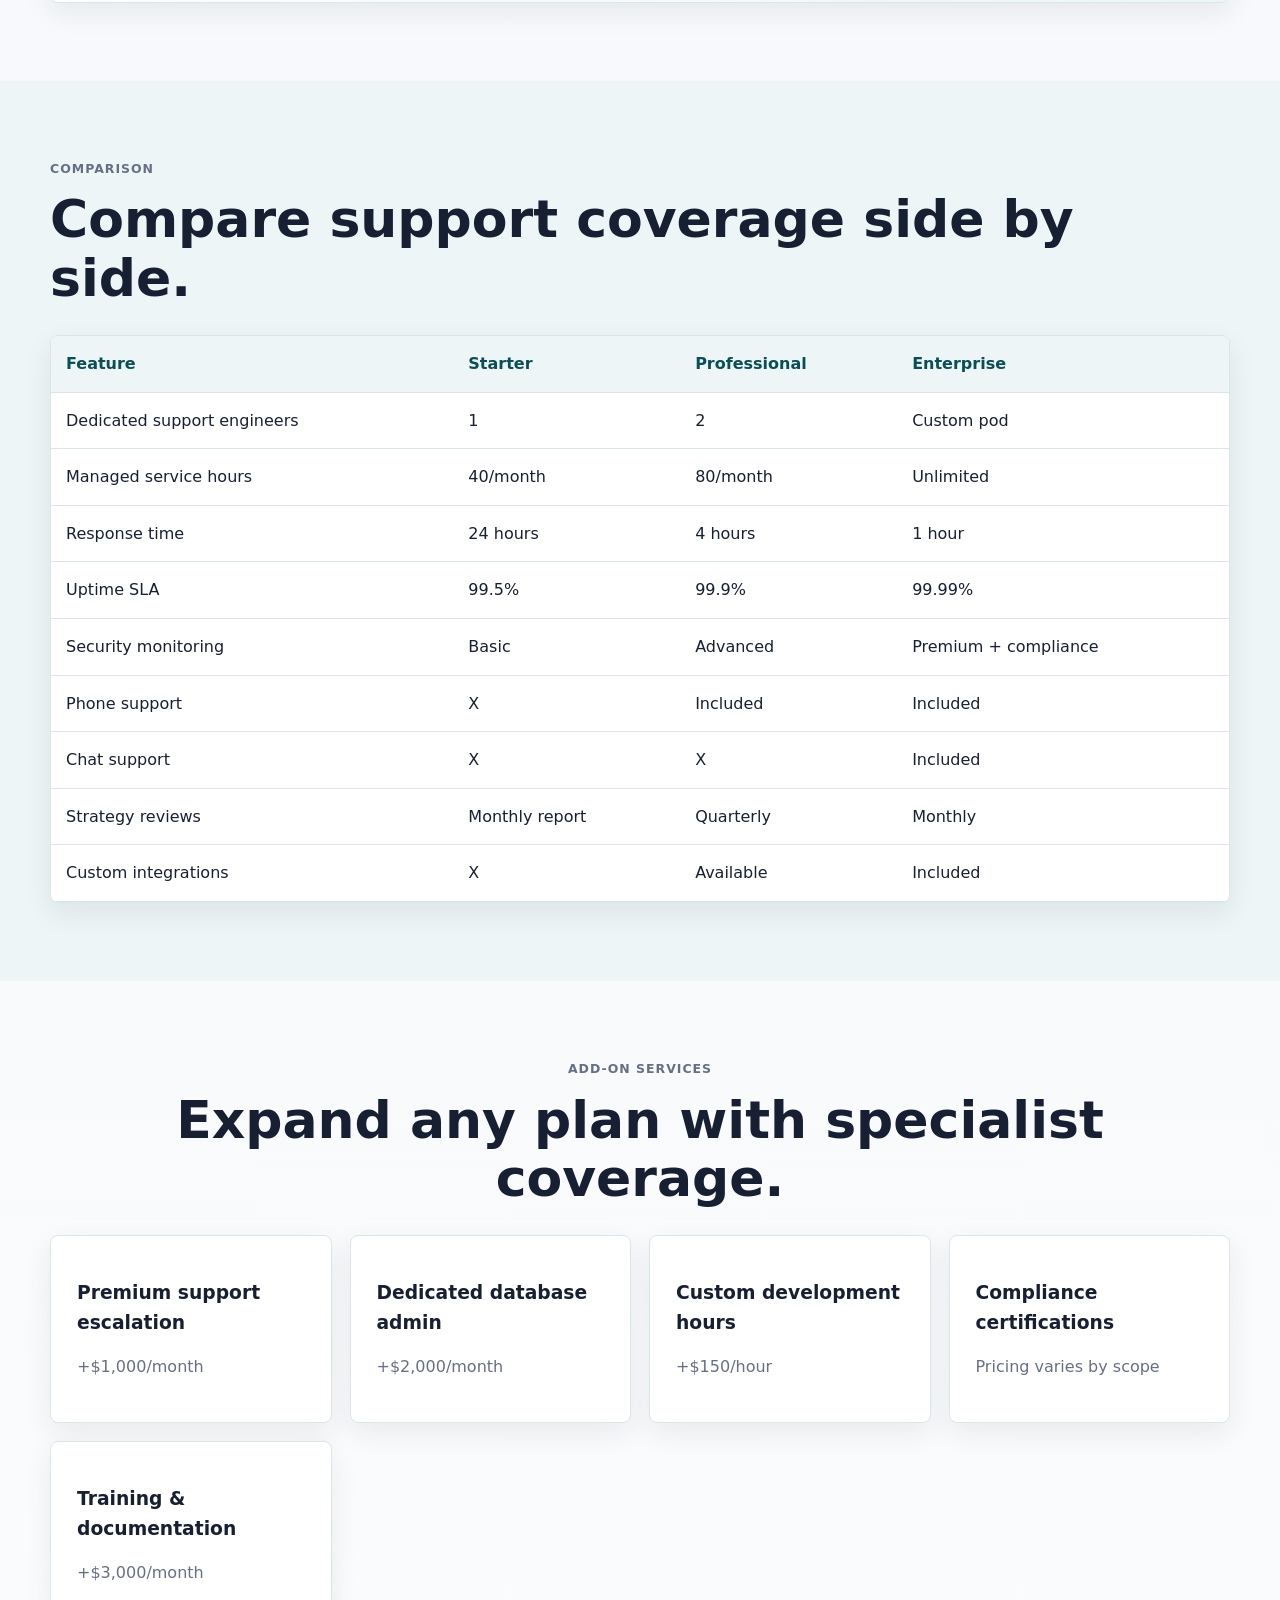
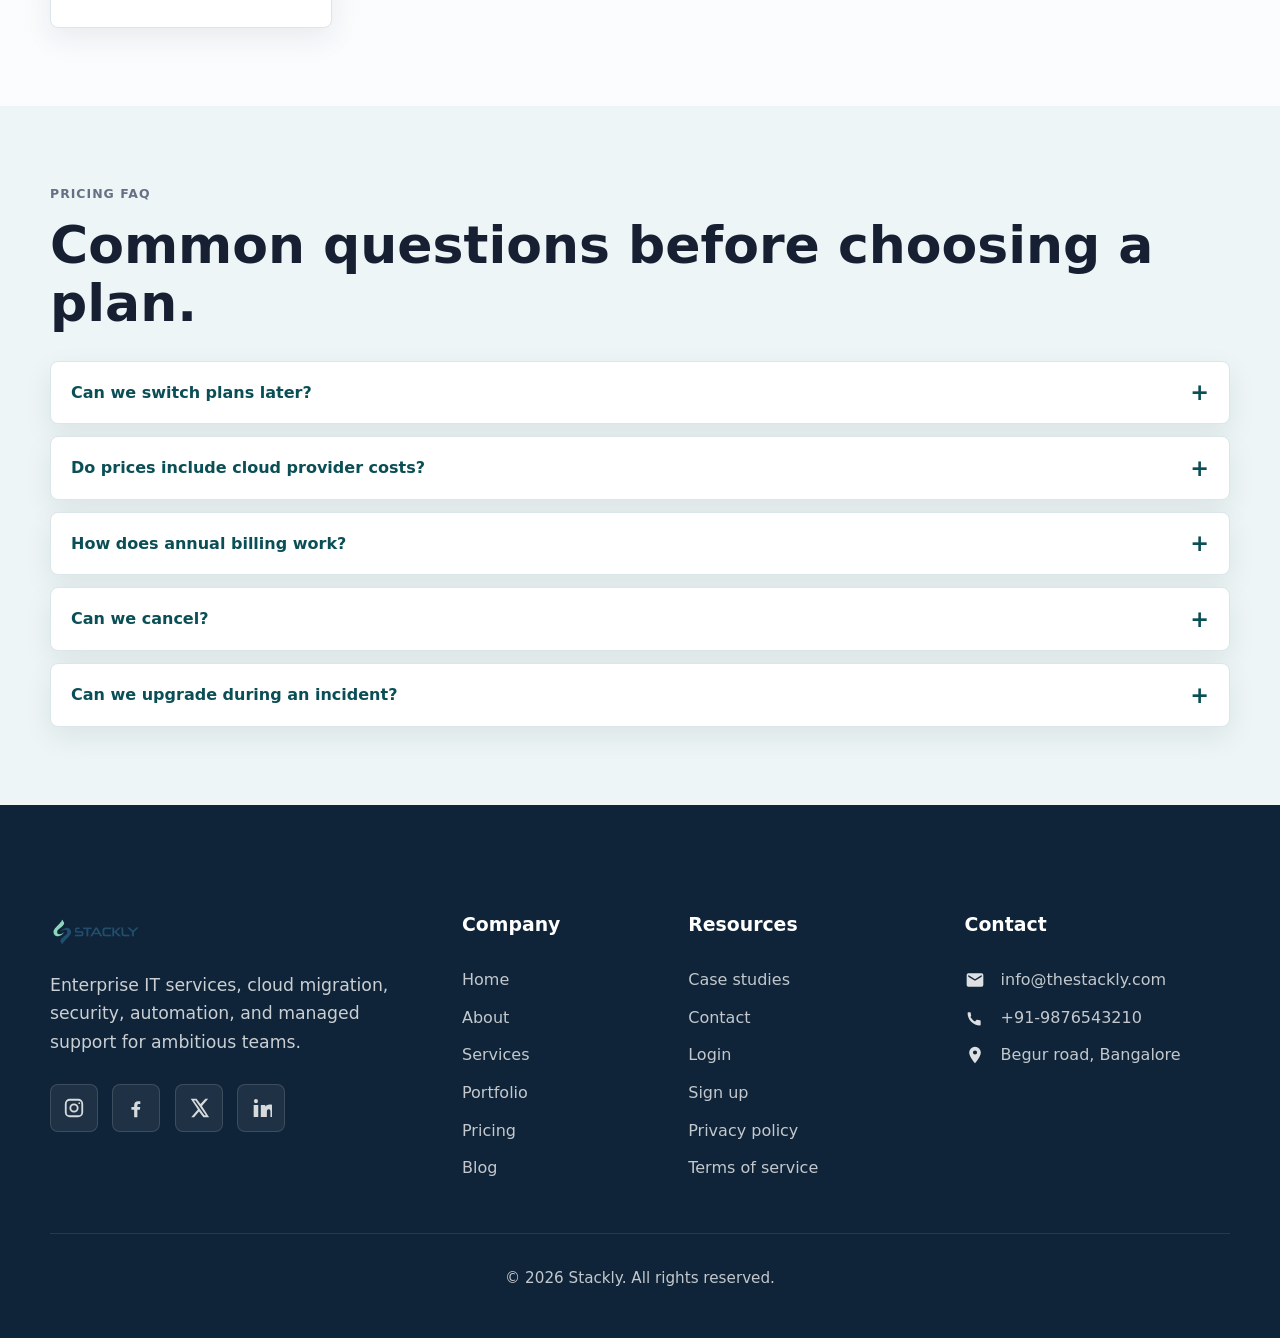
<file: pricing.html>
﻿<!DOCTYPE html>
<html lang="en">
<head>
  <meta charset="UTF-8">
  <meta name="viewport" content="width=device-width, initial-scale=1.0">
  <meta name="description" content="Transparent Stackly managed IT pricing for starter, professional, and enterprise service plans with add-ons and comparison table.">
  <meta property="og:title" content="Pricing | Stackly IT Services">
  <meta property="og:description" content="Compare managed IT service packages, add-ons, SLAs, and enterprise support options.">
  <title>Pricing | Stackly IT Services</title>
  <link rel="stylesheet" href="style.css">
  <script type="application/ld+json">
    {
      "@context": "https://schema.org",
      "@type": "FAQPage",
      "mainEntity": [
        {
          "@type": "Question",
          "name": "Can we switch plans later?",
          "acceptedAnswer": {"@type": "Answer", "text": "Yes. Stackly supports upgrades and downgrades at monthly renewal checkpoints after reviewing service coverage."}
        },
        {
          "@type": "Question",
          "name": "Is there an annual discount?",
          "acceptedAnswer": {"@type": "Answer", "text": "Annual billing can save 20 percent on eligible fixed monthly service plans."}
        }
      ]
    }
  </script>
</head>
<body data-page="pricing">
  <header class="site-header">
    <nav class="navbar" aria-label="Main navigation">
      <a class="logo" href="index.html" aria-label="Stackly home"><img src="assets/stackly-logo.webp" alt="Stackly Logo" class="logo__img" width="280" height="64"></a>
      <button class="menu-toggle" id="menuToggle" type="button" aria-label="Open menu" aria-expanded="false">
        <span class="menu-bar" aria-hidden="true"></span>
        <span class="menu-bar" aria-hidden="true"></span>
        <span class="menu-bar" aria-hidden="true"></span>
      </button>
      <div class="nav-menu" id="navMenu">
        <ul class="nav-links">
          <li><a href="index.html" data-nav="home">Home</a></li>
          <li><a href="services.html" data-nav="services">Services</a></li>
          <li><a href="about.html" data-nav="about">About</a></li>
          <li><a href="portfolio.html" data-nav="portfolio">Portfolio</a></li>
          <li><a href="blog.html" data-nav="blog">Blog</a></li>
          <li><a href="pricing.html" data-nav="pricing">Pricing</a></li>
          <li><a href="contact.html" data-nav="contact">Contact</a></li>
        </ul>
        <div class="nav-actions" id="authArea"></div>
      </div>
    </nav>
  </header>

  <main>
    <section class="page-hero page-fade">
      <p class="eyebrow">Pricing</p>
      <h1>Managed IT plans that make scope, support, and SLAs clear.</h1>
      <p>Start with a package, add specialist coverage when needed, and scale service depth as your environment grows.</p>
    </section>

    <section class="section compact-top" aria-labelledby="pricing-title">
      <div class="discount-banner">
        <div>
          <p class="eyebrow">Annual Discount</p>
          <h2 id="pricing-title">Save 20% with annual billing.</h2>
        </div>
        <label class="billing-toggle">
          <span>Monthly</span>
          <input type="checkbox" id="billingToggle" aria-label="Toggle annual pricing">
          <span class="toggle-slider" aria-hidden="true"></span>
          <span>Annual</span>
        </label>
      </div>

      <div class="pricing-grid">
        <article class="pricing-card starter">
          <p class="eyebrow">Starter Pack</p>
          <h2>$<span class="price-value" data-monthly="4999">4,999</span><small>/month</small></h2>
          <p>Best for small businesses and startups that need reliable managed support without an enterprise operating model.</p>
          <ul class="feature-list">
            <li>Up to 5 users</li>
            <li>1 dedicated support engineer</li>
            <li>40 hours/month managed services</li>
            <li>Standard response time: 24 hours</li>
            <li>Monthly reporting</li>
            <li>99.5% uptime SLA</li>
            <li>Basic security monitoring</li>
            <li>Email support</li>
          </ul>
          <a class="btn primary" href="contact.html?service=Starter%20Pack">Get Started</a>
        </article>

        <article class="pricing-card professional featured">
          <span class="popular-badge">Most Popular</span>
          <p class="eyebrow">Professional Pack</p>
          <h2>$<span class="price-value" data-monthly="9999">9,999</span><small>/month</small></h2>
          <p>Best for growing companies that need priority support, deeper optimization, and recurring strategy alignment.</p>
          <ul class="feature-list">
            <li>Up to 15 users</li>
            <li>2 dedicated support engineers</li>
            <li>80 hours/month managed services</li>
            <li>Priority response time: 4 hours</li>
            <li>Weekly reporting</li>
            <li>99.9% uptime SLA</li>
            <li>Advanced security monitoring</li>
            <li>Phone + Email support</li>
            <li>Quarterly strategy review</li>
            <li>Infrastructure optimization</li>
          </ul>
          <a class="btn primary" href="contact.html?service=Professional%20Pack">Get Started</a>
        </article>

        <article class="pricing-card enterprise">
          <p class="eyebrow">Enterprise Pack</p>
          <h2>Custom<small> pricing</small></h2>
          <p>Best for large enterprises with complex environments, compliance requirements, and critical response needs.</p>
          <ul class="feature-list">
            <li>Unlimited users</li>
            <li>Dedicated account manager</li>
            <li>Unlimited managed services</li>
            <li>24/7 on-call support, 1-hour response</li>
            <li>Daily reporting and analytics</li>
            <li>99.99% uptime SLA</li>
            <li>Premium security and compliance</li>
            <li>Phone + Email + Chat support</li>
            <li>Monthly strategy review</li>
            <li>Custom integrations</li>
            <li>Dedicated infrastructure</li>
          </ul>
          <a class="btn primary dark" href="contact.html?service=Enterprise%20Pack">Request Quote</a>
        </article>
      </div>

      <div class="guarantee-card">
        <h2>30-day satisfaction guarantee</h2>
        <p>If onboarding does not meet the agreed service plan, Stackly will work with you on a remediation plan or cancel the engagement without a long-term lock-in.</p>
      </div>
    </section>

    <section class="section muted" aria-labelledby="comparison-title">
      <div class="section-heading">
        <p class="eyebrow">Comparison</p>
        <h2 id="comparison-title">Compare support coverage side by side.</h2>
      </div>
      <div class="table-wrap">
        <table class="comparison-table">
          <thead>
            <tr>
              <th>Feature</th>
              <th>Starter</th>
              <th>Professional</th>
              <th>Enterprise</th>
            </tr>
          </thead>
          <tbody>
            <tr><td>Dedicated support engineers</td><td>1</td><td>2</td><td>Custom pod</td></tr>
            <tr><td>Managed service hours</td><td>40/month</td><td>80/month</td><td>Unlimited</td></tr>
            <tr><td>Response time</td><td>24 hours</td><td>4 hours</td><td>1 hour</td></tr>
            <tr><td>Uptime SLA</td><td>99.5%</td><td>99.9%</td><td>99.99%</td></tr>
            <tr><td>Security monitoring</td><td>Basic</td><td>Advanced</td><td>Premium + compliance</td></tr>
            <tr><td>Phone support</td><td>X</td><td>Included</td><td>Included</td></tr>
            <tr><td>Chat support</td><td>X</td><td>X</td><td>Included</td></tr>
            <tr><td>Strategy reviews</td><td>Monthly report</td><td>Quarterly</td><td>Monthly</td></tr>
            <tr><td>Custom integrations</td><td>X</td><td>Available</td><td>Included</td></tr>
          </tbody>
        </table>
      </div>
    </section>

    <section class="section" aria-labelledby="addons-title">
      <div class="section-heading center">
        <p class="eyebrow">Add-on Services</p>
        <h2 id="addons-title">Expand any plan with specialist coverage.</h2>
      </div>
      <div class="addon-grid">
        <article><h3>Premium support escalation</h3><p>+$1,000/month</p></article>
        <article><h3>Dedicated database admin</h3><p>+$2,000/month</p></article>
        <article><h3>Custom development hours</h3><p>+$150/hour</p></article>
        <article><h3>Compliance certifications</h3><p>Pricing varies by scope</p></article>
        <article><h3>Training &amp; documentation</h3><p>+$3,000/month</p></article>
      </div>
    </section>

    <section class="section muted" aria-labelledby="pricing-faq-title">
      <div class="section-heading">
        <p class="eyebrow">Pricing FAQ</p>
        <h2 id="pricing-faq-title">Common questions before choosing a plan.</h2>
      </div>
      <div class="accordion-list">
        <details><summary>Can we switch plans later?</summary><p>Yes. Plans can be upgraded or reduced at monthly renewal checkpoints after reviewing support volume, active risks, and committed work.</p></details>
        <details><summary>Do prices include cloud provider costs?</summary><p>No. Cloud provider invoices, third-party licenses, and marketplace tools are billed separately unless a custom enterprise agreement includes them.</p></details>
        <details><summary>How does annual billing work?</summary><p>Eligible fixed monthly plans receive a 20% discount when prepaid annually. Add-ons can be billed monthly or annually depending on scope.</p></details>
        <details><summary>Can we cancel?</summary><p>Starter and Professional plans can be cancelled with 30 days notice. Enterprise contracts follow the service agreement terms.</p></details>
        <details><summary>Can we upgrade during an incident?</summary><p>Critical escalation can be added immediately when specialist coverage is available. The commercial adjustment is confirmed after stabilization.</p></details>
      </div>
    </section>
  </main>

        <footer class="site-footer">
    <div class="container footer-grid">
      <div class="footer-brand">
        <a class="logo" href="index.html" aria-label="Stackly home">
          <img class="logo__img" src="assets/stackly-logo.webp" alt="Stackly Logo" width="280" height="64" decoding="async">
        </a>
        <p>Enterprise IT services, cloud migration, security, automation, and managed support for ambitious teams.</p>
        <div class="footer-social" aria-label="Social links">
          <a class="footer-social__link" href="404.html" aria-label="Instagram">
            <svg class="footer-social__icon" viewBox="0 0 24 24" width="22" height="22" aria-hidden="true">
              <path fill="currentColor" d="M7.5 2h9A5.5 5.5 0 0 1 22 7.5v9A5.5 5.5 0 0 1 16.5 22h-9A5.5 5.5 0 0 1 2 16.5v-9A5.5 5.5 0 0 1 7.5 2Zm0 2A3.5 3.5 0 0 0 4 7.5v9A3.5 3.5 0 0 0 7.5 20h9a3.5 3.5 0 0 0 3.5-3.5v-9A3.5 3.5 0 0 0 16.5 4h-9Zm10.25 1.75a1 1 0 1 1 0 2a1 1 0 0 1 0-2ZM12 7a5 5 0 1 1 0 10a5 5 0 0 1 0-10Zm0 2a3 3 0 1 0 0 6a3 3 0 0 0 0-6Z"/>
            </svg>
          </a>
          <a class="footer-social__link" href="404.html" aria-label="Facebook">
            <svg class="footer-social__icon" viewBox="0 0 24 24" width="22" height="22" aria-hidden="true">
              <path fill="currentColor" d="M13.5 22v-8h2.7l.4-3H13.5V9.1c0-.9.3-1.6 1.7-1.6h1.5V4.8c-.3 0-1.3-.1-2.5-.1c-2.5 0-4.2 1.5-4.2 4.3V11H7v3h3v8h3.5Z"/>
            </svg>
          </a>
          <a class="footer-social__link" href="404.html" aria-label="Twitter">
            <svg class="footer-social__icon" viewBox="0 0 24 24" width="22" height="22" aria-hidden="true">
              <path fill="currentColor" d="M18.9 2H22l-6.8 7.8L23 22h-6.2l-4.8-6.2L6.6 22H3.5l7.3-8.4L3 2h6.3l4.3 5.6L18.9 2Zm-1.1 18h1.7L8.2 3.9H6.4L17.8 20Z"/>
            </svg>
          </a>
          <a class="footer-social__link" href="404.html" aria-label="LinkedIn">
            <svg class="footer-social__icon" viewBox="0 0 24 24" width="22" height="22" aria-hidden="true">
              <path fill="currentColor" d="M6.5 6.7A2.2 2.2 0 1 1 6.5 2.3a2.2 2.2 0 0 1 0 4.4ZM4 21.8V8.6h5v13.2H4Zm7.8 0V8.6h4.8v1.8h.1c.7-1.2 2.3-2.3 4.7-2.3c5 0 5.9 3.3 5.9 7.6v6.1h-5v-5.4c0-1.3 0-3-1.8-3s-2.1 1.4-2.1 2.9v5.5h-5Z"/>
            </svg>
          </a>
        </div>
      </div>
      <div>
        <h4>Company</h4>
        <ul class="footer-links">
          <li><a href="index.html">Home</a></li>
          <li><a href="about.html">About</a></li>
          <li><a href="services.html">Services</a></li>
          <li><a href="portfolio.html">Portfolio</a></li>
          <li><a href="pricing.html">Pricing</a></li>
          <li><a href="blog.html">Blog</a></li>
        </ul>
      </div>
      <div>
        <h4>Resources</h4>
        <ul class="footer-links">
          <li><a href="portfolio.html">Case studies</a></li>
          <li><a href="contact.html">Contact</a></li>
          <li><a href="login.html">Login</a></li>
          <li><a href="signup.html">Sign up</a></li>
          <li><a href="privacy.html">Privacy policy</a></li>
          <li><a href="terms.html">Terms of service</a></li>
        </ul>
      </div>
      <div>
        <h4>Contact</h4>
        <ul class="footer-links footer-contact">
          <li>
            <span class="footer-contact__ico" aria-hidden="true">
              <svg viewBox="0 0 24 24" width="20" height="20">
                <path fill="currentColor" d="M20 4H4a2 2 0 0 0-2 2v12a2 2 0 0 0 2 2h16a2 2 0 0 0 2-2V6a2 2 0 0 0-2-2Zm0 4-8 5L4 8V6l8 5 8-5v2Z"/>
              </svg>
            </span>
            <a href="mailto:info@thestackly.com">info@thestackly.com</a>
          </li>
          <li>
            <span class="footer-contact__ico" aria-hidden="true">
              <svg viewBox="0 0 24 24" width="20" height="20">
                <path fill="currentColor" d="M6.6 10.8c1.2 2.3 3.1 4.2 5.4 5.4l1.8-1.8c.2-.2.6-.3.9-.2 1 .3 2.1.5 3.2.5.5 0 .9.4.9.9V20c0 .5-.4.9-.9.9C9.9 20.9 3.1 14.1 3.1 5.9c0-.5.4-.9.9-.9H6c.5 0 .9.4.9.9 0 1.1.2 2.2.5 3.2.1.3 0 .7-.2.9l-1.6 1.7Z"/>
              </svg>
            </span>
            <a href="tel:+919876543210">+91-9876543210</a>
          </li>
          <li>
            <span class="footer-contact__ico" aria-hidden="true">
              <svg viewBox="0 0 24 24" width="20" height="20">
                <path fill="currentColor" d="M12 2a7 7 0 0 1 7 7c0 5.2-7 13-7 13S5 14.2 5 9a7 7 0 0 1 7-7Zm0 9.5A2.5 2.5 0 1 0 12 6.5a2.5 2.5 0 0 0 0 5Z"/>
              </svg>
            </span>
            <a href="https://www.google.com/maps?q=Begur+Road+Bangalore" target="_blank">Begur road, Bangalore</a>
          </li>
        </ul>
      </div>
    </div>
    <div class="container footer-bottom">
      <span>&copy; <span id="year"></span> Stackly. All rights reserved.</span>
    </div>
  </footer>

  <script src="script.js"></script>
</body>
</html>
</file>
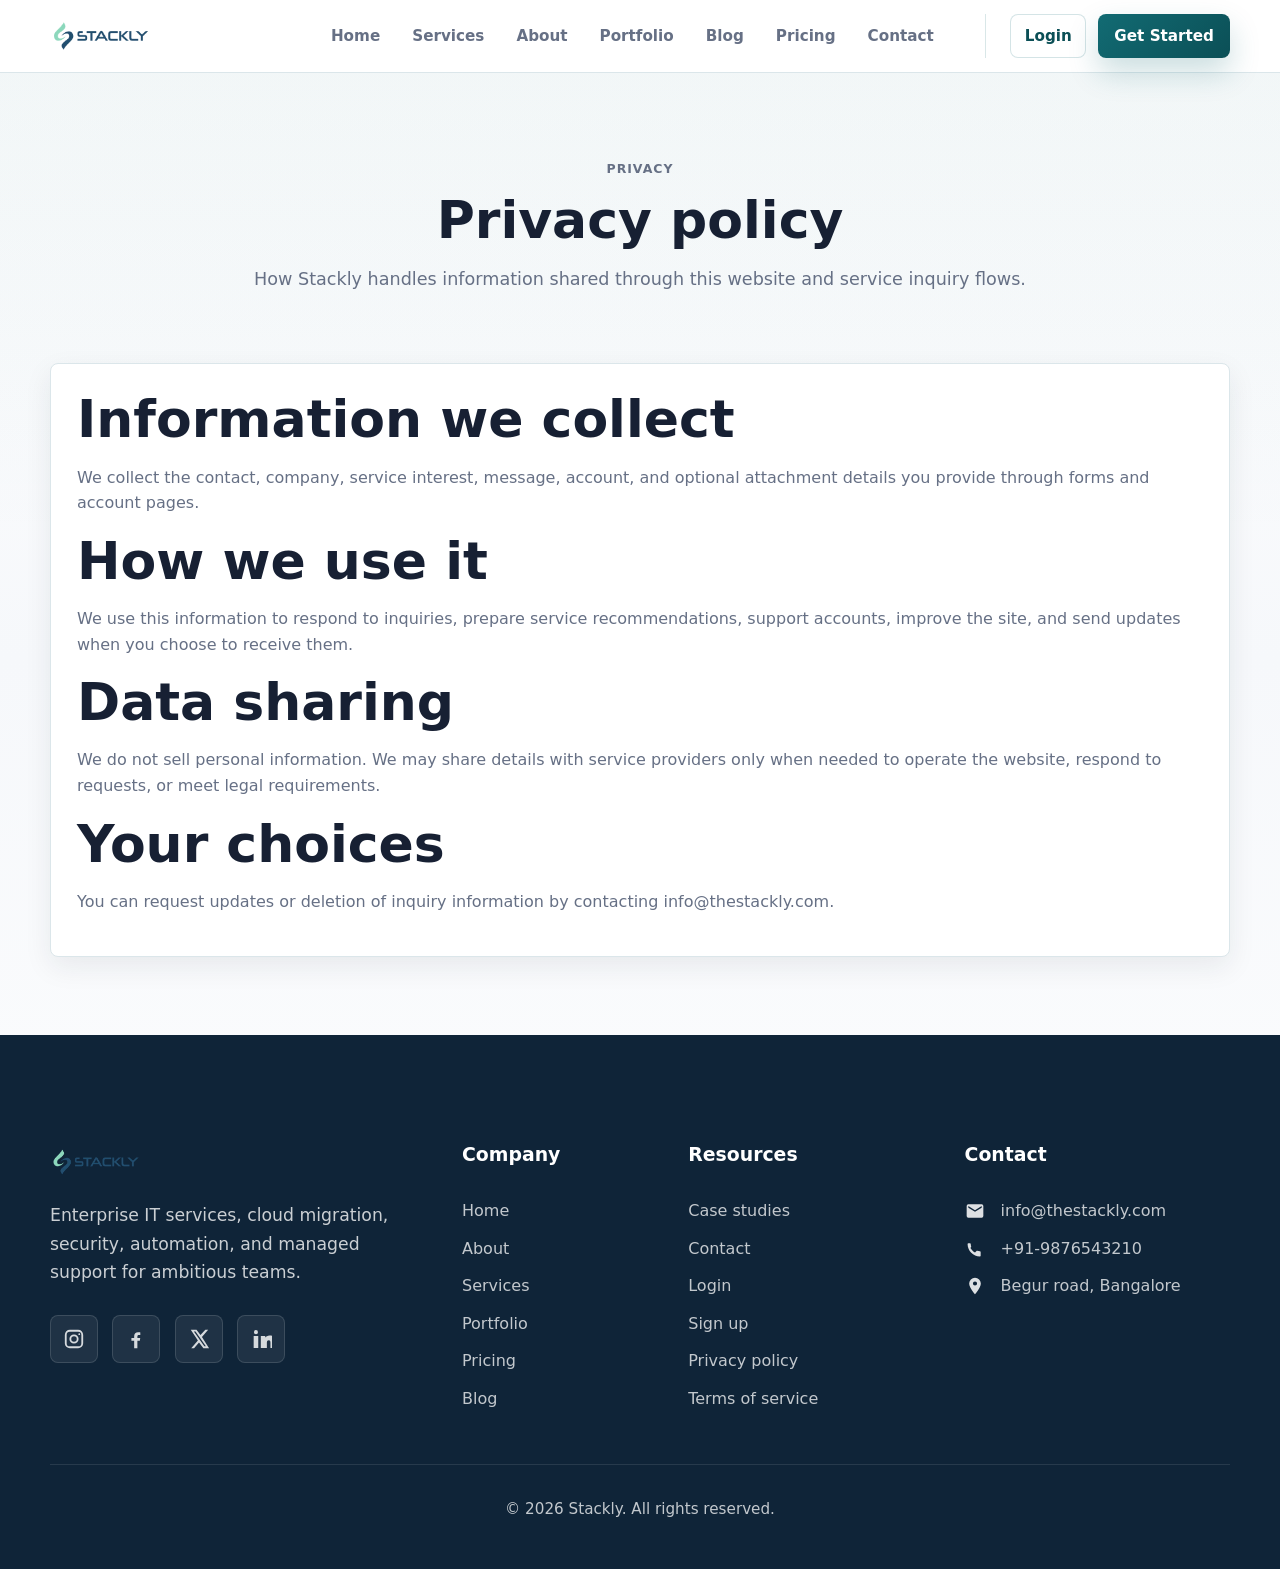
<file: privacy.html>
﻿<!DOCTYPE html>
<html lang="en">
<head>
  <meta charset="UTF-8">
  <meta name="viewport" content="width=device-width, initial-scale=1.0">
  <meta name="description" content="Stackly privacy policy for contact forms, account data, analytics, and service communications.">
  <title>Privacy Policy | Stackly</title>
  <link rel="stylesheet" href="style.css">
</head>
<body data-page="privacy">
  <header class="site-header">
    <nav class="navbar" aria-label="Main navigation">
      <a class="logo" href="index.html" aria-label="Stackly home"><img src="assets/stackly-logo.webp" alt="Stackly Logo" class="logo__img" width="280" height="64"></a>
      <button class="menu-toggle" id="menuToggle" type="button" aria-label="Open menu" aria-expanded="false">
        <span class="menu-bar" aria-hidden="true"></span>
        <span class="menu-bar" aria-hidden="true"></span>
        <span class="menu-bar" aria-hidden="true"></span>
      </button>
      <div class="nav-menu" id="navMenu">
        <ul class="nav-links">
          <li><a href="index.html" data-nav="home">Home</a></li>
          <li><a href="services.html" data-nav="services">Services</a></li>
          <li><a href="about.html" data-nav="about">About</a></li>
          <li><a href="portfolio.html" data-nav="portfolio">Portfolio</a></li>
          <li><a href="blog.html" data-nav="blog">Blog</a></li>
          <li><a href="pricing.html" data-nav="pricing">Pricing</a></li>
          <li><a href="contact.html" data-nav="contact">Contact</a></li>
        </ul>
        <div class="nav-actions" id="authArea"></div>
      </div>
    </nav>
  </header>

  <main>
    <section class="page-hero page-fade">
      <p class="eyebrow">Privacy</p>
      <h1>Privacy policy</h1>
      <p>How Stackly handles information shared through this website and service inquiry flows.</p>
    </section>

    <section class="section compact-top">
      <div class="blog-post-full">
        <h2>Information we collect</h2>
        <p>We collect the contact, company, service interest, message, account, and optional attachment details you provide through forms and account pages.</p>
        <h2>How we use it</h2>
        <p>We use this information to respond to inquiries, prepare service recommendations, support accounts, improve the site, and send updates when you choose to receive them.</p>
        <h2>Data sharing</h2>
        <p>We do not sell personal information. We may share details with service providers only when needed to operate the website, respond to requests, or meet legal requirements.</p>
        <h2>Your choices</h2>
        <p>You can request updates or deletion of inquiry information by contacting <a href="mailto:info@thestackly.com">info@thestackly.com</a>.</p>
      </div>
    </section>
  </main>

       <footer class="site-footer">
    <div class="container footer-grid">
      <div class="footer-brand">
        <a class="logo" href="index.html" aria-label="Stackly home">
          <img class="logo__img" src="assets/stackly-logo.webp" alt="Stackly Logo" width="280" height="64" decoding="async">
        </a>
        <p>Enterprise IT services, cloud migration, security, automation, and managed support for ambitious teams.</p>
        <div class="footer-social" aria-label="Social links">
          <a class="footer-social__link" href="404.html" aria-label="Instagram">
            <svg class="footer-social__icon" viewBox="0 0 24 24" width="22" height="22" aria-hidden="true">
              <path fill="currentColor" d="M7.5 2h9A5.5 5.5 0 0 1 22 7.5v9A5.5 5.5 0 0 1 16.5 22h-9A5.5 5.5 0 0 1 2 16.5v-9A5.5 5.5 0 0 1 7.5 2Zm0 2A3.5 3.5 0 0 0 4 7.5v9A3.5 3.5 0 0 0 7.5 20h9a3.5 3.5 0 0 0 3.5-3.5v-9A3.5 3.5 0 0 0 16.5 4h-9Zm10.25 1.75a1 1 0 1 1 0 2a1 1 0 0 1 0-2ZM12 7a5 5 0 1 1 0 10a5 5 0 0 1 0-10Zm0 2a3 3 0 1 0 0 6a3 3 0 0 0 0-6Z"/>
            </svg>
          </a>
          <a class="footer-social__link" href="404.html" aria-label="Facebook">
            <svg class="footer-social__icon" viewBox="0 0 24 24" width="22" height="22" aria-hidden="true">
              <path fill="currentColor" d="M13.5 22v-8h2.7l.4-3H13.5V9.1c0-.9.3-1.6 1.7-1.6h1.5V4.8c-.3 0-1.3-.1-2.5-.1c-2.5 0-4.2 1.5-4.2 4.3V11H7v3h3v8h3.5Z"/>
            </svg>
          </a>
          <a class="footer-social__link" href="404.html" aria-label="Twitter">
            <svg class="footer-social__icon" viewBox="0 0 24 24" width="22" height="22" aria-hidden="true">
              <path fill="currentColor" d="M18.9 2H22l-6.8 7.8L23 22h-6.2l-4.8-6.2L6.6 22H3.5l7.3-8.4L3 2h6.3l4.3 5.6L18.9 2Zm-1.1 18h1.7L8.2 3.9H6.4L17.8 20Z"/>
            </svg>
          </a>
          <a class="footer-social__link" href="404.html" aria-label="LinkedIn">
            <svg class="footer-social__icon" viewBox="0 0 24 24" width="22" height="22" aria-hidden="true">
              <path fill="currentColor" d="M6.5 6.7A2.2 2.2 0 1 1 6.5 2.3a2.2 2.2 0 0 1 0 4.4ZM4 21.8V8.6h5v13.2H4Zm7.8 0V8.6h4.8v1.8h.1c.7-1.2 2.3-2.3 4.7-2.3c5 0 5.9 3.3 5.9 7.6v6.1h-5v-5.4c0-1.3 0-3-1.8-3s-2.1 1.4-2.1 2.9v5.5h-5Z"/>
            </svg>
          </a>
        </div>
      </div>
      <div>
        <h4>Company</h4>
        <ul class="footer-links">
          <li><a href="index.html">Home</a></li>
          <li><a href="about.html">About</a></li>
          <li><a href="services.html">Services</a></li>
          <li><a href="portfolio.html">Portfolio</a></li>
          <li><a href="pricing.html">Pricing</a></li>
          <li><a href="blog.html">Blog</a></li>
        </ul>
      </div>
      <div>
        <h4>Resources</h4>
        <ul class="footer-links">
          <li><a href="portfolio.html">Case studies</a></li>
          <li><a href="contact.html">Contact</a></li>
          <li><a href="login.html">Login</a></li>
          <li><a href="signup.html">Sign up</a></li>
          <li><a href="privacy.html">Privacy policy</a></li>
          <li><a href="terms.html">Terms of service</a></li>
        </ul>
      </div>
      <div>
        <h4>Contact</h4>
        <ul class="footer-links footer-contact">
          <li>
            <span class="footer-contact__ico" aria-hidden="true">
              <svg viewBox="0 0 24 24" width="20" height="20">
                <path fill="currentColor" d="M20 4H4a2 2 0 0 0-2 2v12a2 2 0 0 0 2 2h16a2 2 0 0 0 2-2V6a2 2 0 0 0-2-2Zm0 4-8 5L4 8V6l8 5 8-5v2Z"/>
              </svg>
            </span>
            <a href="mailto:info@thestackly.com">info@thestackly.com</a>
          </li>
          <li>
            <span class="footer-contact__ico" aria-hidden="true">
              <svg viewBox="0 0 24 24" width="20" height="20">
                <path fill="currentColor" d="M6.6 10.8c1.2 2.3 3.1 4.2 5.4 5.4l1.8-1.8c.2-.2.6-.3.9-.2 1 .3 2.1.5 3.2.5.5 0 .9.4.9.9V20c0 .5-.4.9-.9.9C9.9 20.9 3.1 14.1 3.1 5.9c0-.5.4-.9.9-.9H6c.5 0 .9.4.9.9 0 1.1.2 2.2.5 3.2.1.3 0 .7-.2.9l-1.6 1.7Z"/>
              </svg>
            </span>
            <a href="tel:+919876543210">+91-9876543210</a>
          </li>
          <li>
            <span class="footer-contact__ico" aria-hidden="true">
              <svg viewBox="0 0 24 24" width="20" height="20">
                <path fill="currentColor" d="M12 2a7 7 0 0 1 7 7c0 5.2-7 13-7 13S5 14.2 5 9a7 7 0 0 1 7-7Zm0 9.5A2.5 2.5 0 1 0 12 6.5a2.5 2.5 0 0 0 0 5Z"/>
              </svg>
            </span>
            <a href="https://www.google.com/maps?q=Begur+Road+Bangalore" target="_blank">Begur road, Bangalore</a>
          </li>
        </ul>
      </div>
    </div>
    <div class="container footer-bottom">
      <span>&copy; <span id="year"></span> Stackly. All rights reserved.</span>
    </div>
  </footer>

  <script src="script.js"></script>
</body>
</html>
</file>
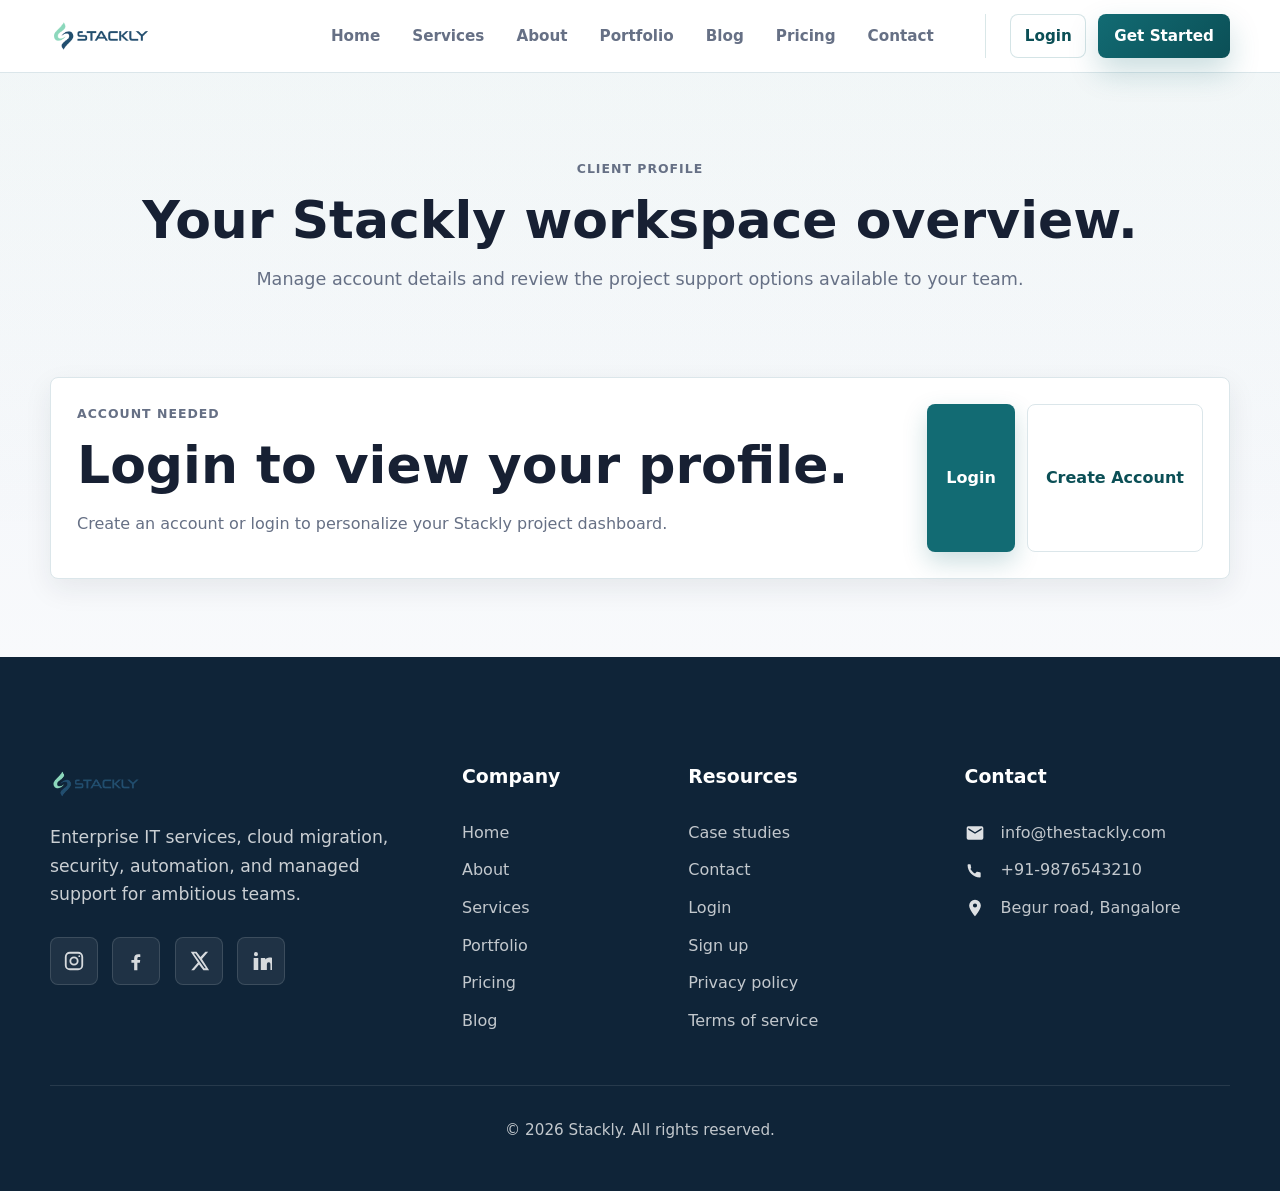
<file: profile.html>
﻿<!DOCTYPE html>
<html lang="en">
<head>
  <meta charset="UTF-8">
  <meta name="viewport" content="width=device-width, initial-scale=1.0">
  <title>Profile | Stackly</title>
  <link rel="stylesheet" href="style.css">
</head>
<body data-page="profile">
  <header class="site-header">
    <nav class="navbar" aria-label="Main navigation">
      <a class="logo" href="index.html" aria-label="Stackly home"><img src="assets/stackly-logo.webp" alt="Stackly Logo" class="logo__img" width="280" height="64"></a>
      <button class="menu-toggle" id="menuToggle" type="button" aria-label="Open menu" aria-expanded="false">
        <span class="menu-bar" aria-hidden="true"></span>
        <span class="menu-bar" aria-hidden="true"></span>
        <span class="menu-bar" aria-hidden="true"></span>
      </button>
      <div class="nav-menu" id="navMenu">
        <ul class="nav-links">
          <li><a href="index.html" data-nav="home">Home</a></li>
          <li><a href="services.html" data-nav="services">Services</a></li>
          <li><a href="about.html" data-nav="about">About</a></li>
          <li><a href="portfolio.html" data-nav="portfolio">Portfolio</a></li>
          <li><a href="blog.html" data-nav="blog">Blog</a></li>
          <li><a href="pricing.html" data-nav="pricing">Pricing</a></li>
          <li><a href="contact.html" data-nav="contact">Contact</a></li>
        </ul>
        <div class="nav-actions" id="authArea"></div>
      </div>
    </nav>
  </header>

  <main>
    <section class="page-hero page-fade">
      <p class="eyebrow">Client Profile</p>
      <h1>Your Stackly workspace overview.</h1>
      <p>Manage account details and review the project support options available to your team.</p>
    </section>

    <section class="section profile-section">
      <article class="profile-empty" id="profileGuest">
        <div>
          <p class="eyebrow">Account needed</p>
          <h2>Login to view your profile.</h2>
          <p>Create an account or login to personalize your Stackly project dashboard.</p>
        </div>
        <div class="profile-actions">
          <a class="btn primary" href="login.html">Login</a>
          <a class="btn secondary" href="signup.html">Create Account</a>
        </div>
      </article>

      <div class="profile-dashboard hidden" id="profileDashboard">
        <aside class="profile-summary">
          <div class="avatar profile-avatar" id="profileAvatar">S</div>
          <h2 id="profileGreeting">Welcome back</h2>
          <p id="profileEmailText">client@stackly.example</p>
          <div class="profile-stats">
            <div>
              <span>3</span>
              <p>active tracks</p>
            </div>
            <div>
              <span>12</span>
              <p>deliverables</p>
            </div>
          </div>
        </aside>

        <form class="form-card profile-form" id="profileForm" novalidate>
          <h2>Account Details</h2>
          <div class="form-group">
            <label for="profileName">Name</label>
            <input type="text" id="profileName" placeholder="Your name">
            <small class="error-message"></small>
          </div>
          <div class="form-group">
            <label for="profileEmail">Email</label>
            <input type="email" id="profileEmail" readonly>
          </div>
          <div class="form-group">
            <label for="profileCompany">Company</label>
            <input type="text" id="profileCompany" placeholder="Company name">
          </div>
          <div class="form-group">
            <label for="profileRole">Project Role</label>
            <input type="text" id="profileRole" placeholder="Founder, manager, engineer...">
          </div>
          <button class="btn primary full" type="submit">Save Profile</button>
          <p class="form-status" id="profileStatus" role="status"></p>
        </form>

        <section class="project-panel workspace-panel">
          <div class="panel-heading">
            <div>
              <p class="eyebrow">Workspace Snapshot</p>
              <h2>Project Status</h2>
              <p>Track the main stages Stackly uses to move a project from early planning to supported launch.</p>
            </div>
            <a class="btn secondary" href="contact.html">Start New Project</a>
          </div>
          <div class="status-grid">
            <article>
              <span class="status-badge active">Active</span>
              <h3>Discovery</h3>
              <p>Goals, users, release scope, and risks are mapped before design begins.</p>
            </article>
            <article>
              <span class="status-badge">Next</span>
              <h3>Build Sprint</h3>
              <p>Product screens, data flows, integrations, and QA move into implementation.</p>
            </article>
            <article>
              <span class="status-badge">Ready</span>
              <h3>Launch Support</h3>
              <p>Deployment, monitoring, analytics, and handoff keep the release steady.</p>
            </article>
          </div>
        </section>

        <section class="project-panel">
          <div class="panel-heading">
            <div>
              <p class="eyebrow">Recommended Tracks</p>
              <h2>Recommended Services</h2>
              <p>Start with these tracks when you are shaping a new product or improving an existing one.</p>
            </div>
          </div>
          <div class="project-list">
            <article>
              <span>01</span>
              <div>
                <h3>Product Discovery</h3>
                <p>Define goals, user flows, and the first release plan.</p>
                <a href="services.html#software-details">View custom development</a>
              </div>
            </article>
            <article>
              <span>02</span>
              <div>
                <h3>Cloud Readiness</h3>
                <p>Prepare hosting, monitoring, and deployment workflows.</p>
                <a href="services.html#cloud-details">View cloud support</a>
              </div>
            </article>
            <article>
              <span>03</span>
              <div>
                <h3>Analytics Setup</h3>
                <p>Track product health and customer behavior from day one.</p>
                <a href="services.html#analytics-details">View analytics options</a>
              </div>
            </article>
          </div>
        </section>
      </div>
    </section>
  </main>

        <footer class="site-footer">
    <div class="container footer-grid">
      <div class="footer-brand">
        <a class="logo" href="index.html" aria-label="Stackly home">
          <img class="logo__img" src="assets/stackly-logo.webp" alt="Stackly Logo" width="280" height="64" decoding="async">
        </a>
        <p>Enterprise IT services, cloud migration, security, automation, and managed support for ambitious teams.</p>
        <div class="footer-social" aria-label="Social links">
          <a class="footer-social__link" href="404.html" aria-label="Instagram">
            <svg class="footer-social__icon" viewBox="0 0 24 24" width="22" height="22" aria-hidden="true">
              <path fill="currentColor" d="M7.5 2h9A5.5 5.5 0 0 1 22 7.5v9A5.5 5.5 0 0 1 16.5 22h-9A5.5 5.5 0 0 1 2 16.5v-9A5.5 5.5 0 0 1 7.5 2Zm0 2A3.5 3.5 0 0 0 4 7.5v9A3.5 3.5 0 0 0 7.5 20h9a3.5 3.5 0 0 0 3.5-3.5v-9A3.5 3.5 0 0 0 16.5 4h-9Zm10.25 1.75a1 1 0 1 1 0 2a1 1 0 0 1 0-2ZM12 7a5 5 0 1 1 0 10a5 5 0 0 1 0-10Zm0 2a3 3 0 1 0 0 6a3 3 0 0 0 0-6Z"/>
            </svg>
          </a>
          <a class="footer-social__link" href="404.html" aria-label="Facebook">
            <svg class="footer-social__icon" viewBox="0 0 24 24" width="22" height="22" aria-hidden="true">
              <path fill="currentColor" d="M13.5 22v-8h2.7l.4-3H13.5V9.1c0-.9.3-1.6 1.7-1.6h1.5V4.8c-.3 0-1.3-.1-2.5-.1c-2.5 0-4.2 1.5-4.2 4.3V11H7v3h3v8h3.5Z"/>
            </svg>
          </a>
          <a class="footer-social__link" href="404.html" aria-label="Twitter">
            <svg class="footer-social__icon" viewBox="0 0 24 24" width="22" height="22" aria-hidden="true">
              <path fill="currentColor" d="M18.9 2H22l-6.8 7.8L23 22h-6.2l-4.8-6.2L6.6 22H3.5l7.3-8.4L3 2h6.3l4.3 5.6L18.9 2Zm-1.1 18h1.7L8.2 3.9H6.4L17.8 20Z"/>
            </svg>
          </a>
          <a class="footer-social__link" href="404.html" aria-label="LinkedIn">
            <svg class="footer-social__icon" viewBox="0 0 24 24" width="22" height="22" aria-hidden="true">
              <path fill="currentColor" d="M6.5 6.7A2.2 2.2 0 1 1 6.5 2.3a2.2 2.2 0 0 1 0 4.4ZM4 21.8V8.6h5v13.2H4Zm7.8 0V8.6h4.8v1.8h.1c.7-1.2 2.3-2.3 4.7-2.3c5 0 5.9 3.3 5.9 7.6v6.1h-5v-5.4c0-1.3 0-3-1.8-3s-2.1 1.4-2.1 2.9v5.5h-5Z"/>
            </svg>
          </a>
        </div>
      </div>
      <div>
        <h4>Company</h4>
        <ul class="footer-links">
          <li><a href="index.html">Home</a></li>
          <li><a href="about.html">About</a></li>
          <li><a href="services.html">Services</a></li>
          <li><a href="portfolio.html">Portfolio</a></li>
          <li><a href="pricing.html">Pricing</a></li>
          <li><a href="blog.html">Blog</a></li>
        </ul>
      </div>
      <div>
        <h4>Resources</h4>
        <ul class="footer-links">
          <li><a href="portfolio.html">Case studies</a></li>
          <li><a href="contact.html">Contact</a></li>
          <li><a href="login.html">Login</a></li>
          <li><a href="signup.html">Sign up</a></li>
          <li><a href="privacy.html">Privacy policy</a></li>
          <li><a href="terms.html">Terms of service</a></li>
        </ul>
      </div>
      <div>
        <h4>Contact</h4>
        <ul class="footer-links footer-contact">
          <li>
            <span class="footer-contact__ico" aria-hidden="true">
              <svg viewBox="0 0 24 24" width="20" height="20">
                <path fill="currentColor" d="M20 4H4a2 2 0 0 0-2 2v12a2 2 0 0 0 2 2h16a2 2 0 0 0 2-2V6a2 2 0 0 0-2-2Zm0 4-8 5L4 8V6l8 5 8-5v2Z"/>
              </svg>
            </span>
            <a href="mailto:info@thestackly.com">info@thestackly.com</a>
          </li>
          <li>
            <span class="footer-contact__ico" aria-hidden="true">
              <svg viewBox="0 0 24 24" width="20" height="20">
                <path fill="currentColor" d="M6.6 10.8c1.2 2.3 3.1 4.2 5.4 5.4l1.8-1.8c.2-.2.6-.3.9-.2 1 .3 2.1.5 3.2.5.5 0 .9.4.9.9V20c0 .5-.4.9-.9.9C9.9 20.9 3.1 14.1 3.1 5.9c0-.5.4-.9.9-.9H6c.5 0 .9.4.9.9 0 1.1.2 2.2.5 3.2.1.3 0 .7-.2.9l-1.6 1.7Z"/>
              </svg>
            </span>
            <a href="tel:+919876543210">+91-9876543210</a>
          </li>
          <li>
            <span class="footer-contact__ico" aria-hidden="true">
              <svg viewBox="0 0 24 24" width="20" height="20">
                <path fill="currentColor" d="M12 2a7 7 0 0 1 7 7c0 5.2-7 13-7 13S5 14.2 5 9a7 7 0 0 1 7-7Zm0 9.5A2.5 2.5 0 1 0 12 6.5a2.5 2.5 0 0 0 0 5Z"/>
              </svg>
            </span>
            <a href="https://www.google.com/maps?q=Begur+Road+Bangalore" target="_blank">Begur road, Bangalore</a>
          </li>
        </ul>
      </div>
    </div>
    <div class="container footer-bottom">
      <span>&copy; <span id="year"></span> Stackly. All rights reserved.</span>
    </div>
  </footer>

  <script src="script.js"></script>
</body>
</html>
</file>
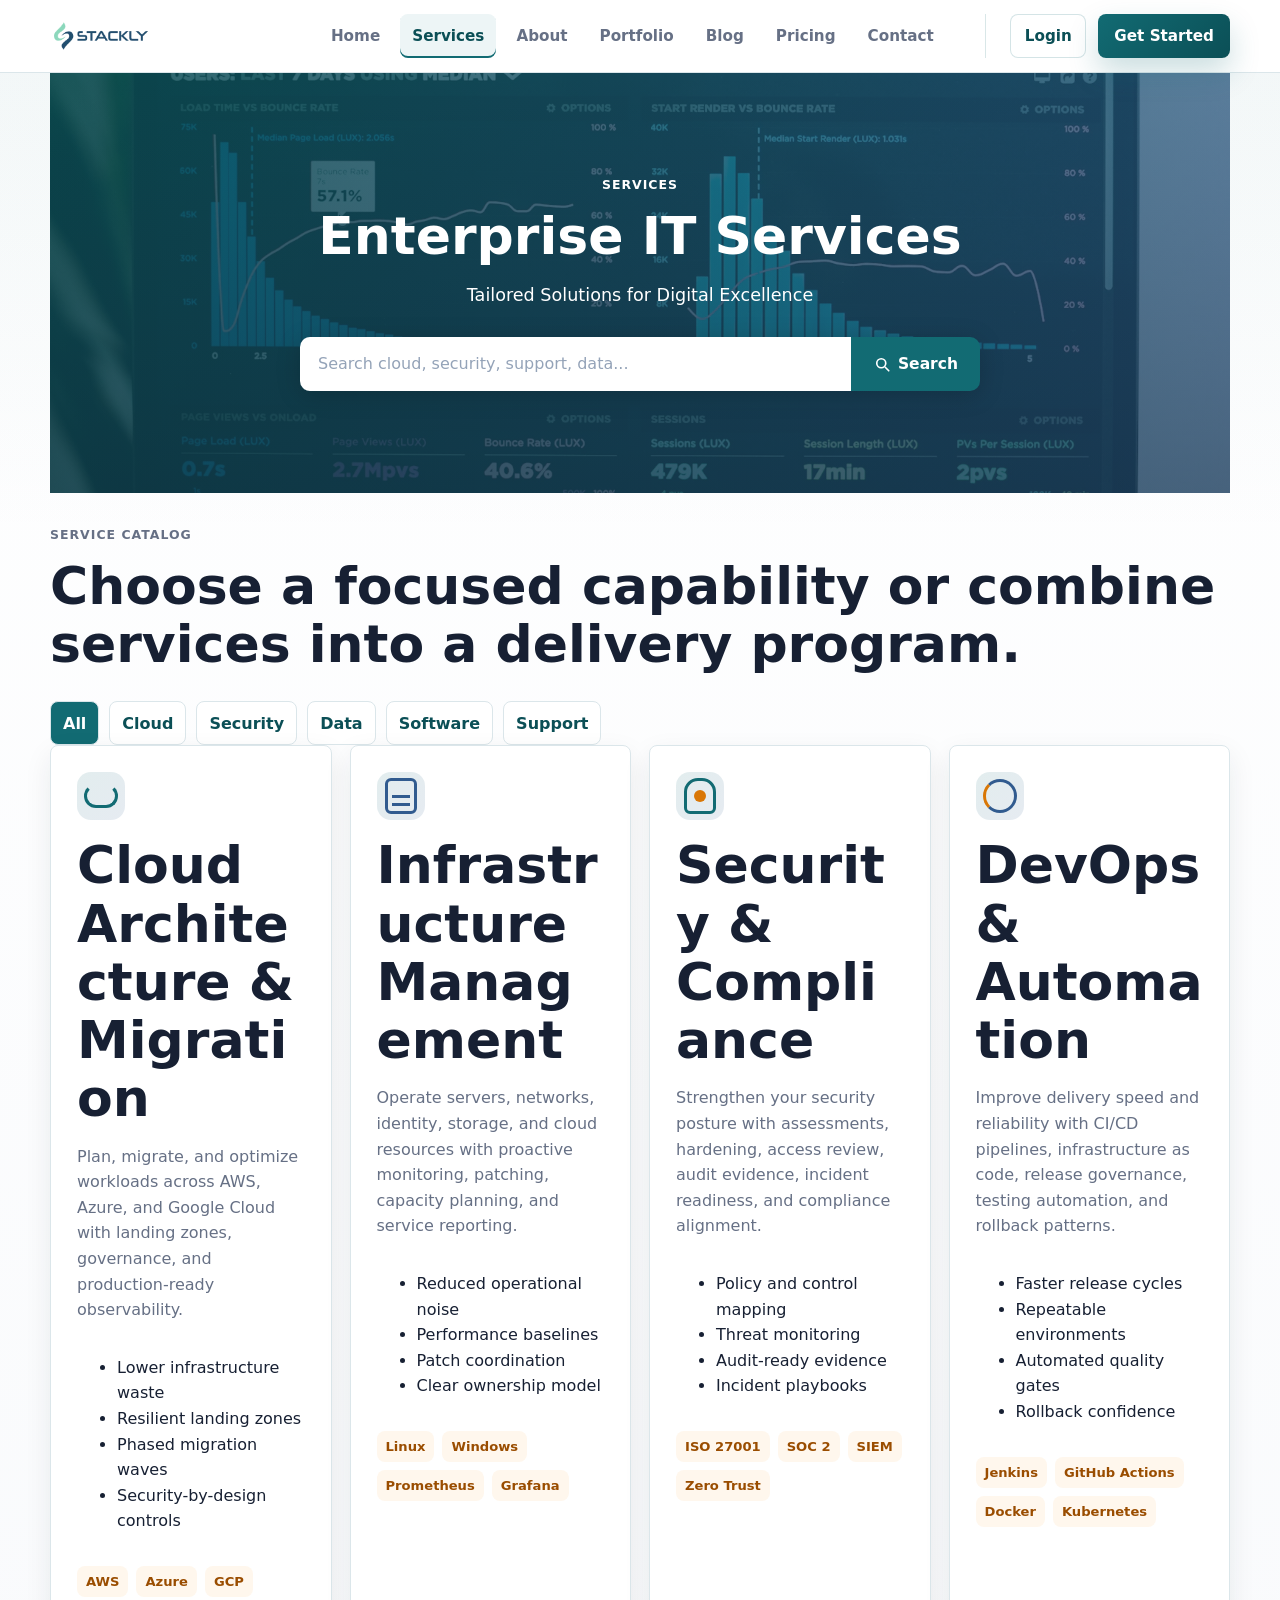
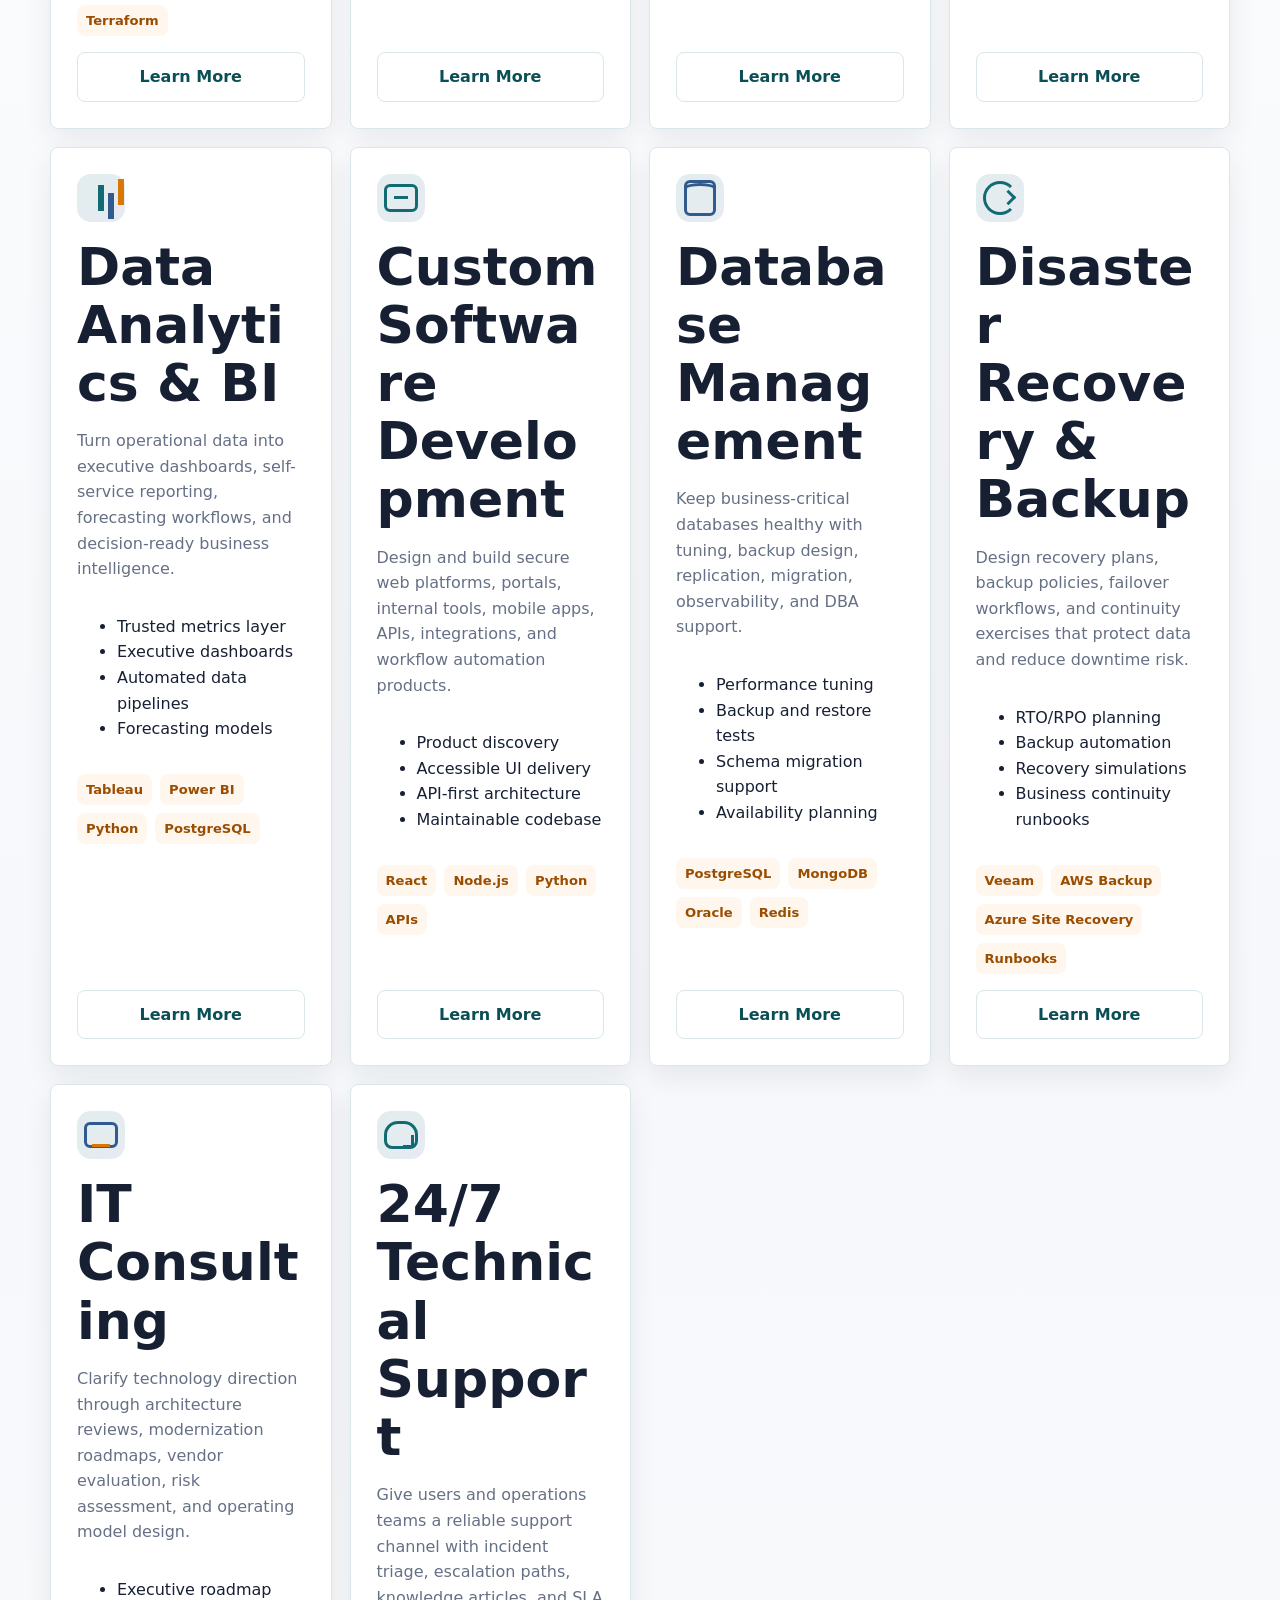
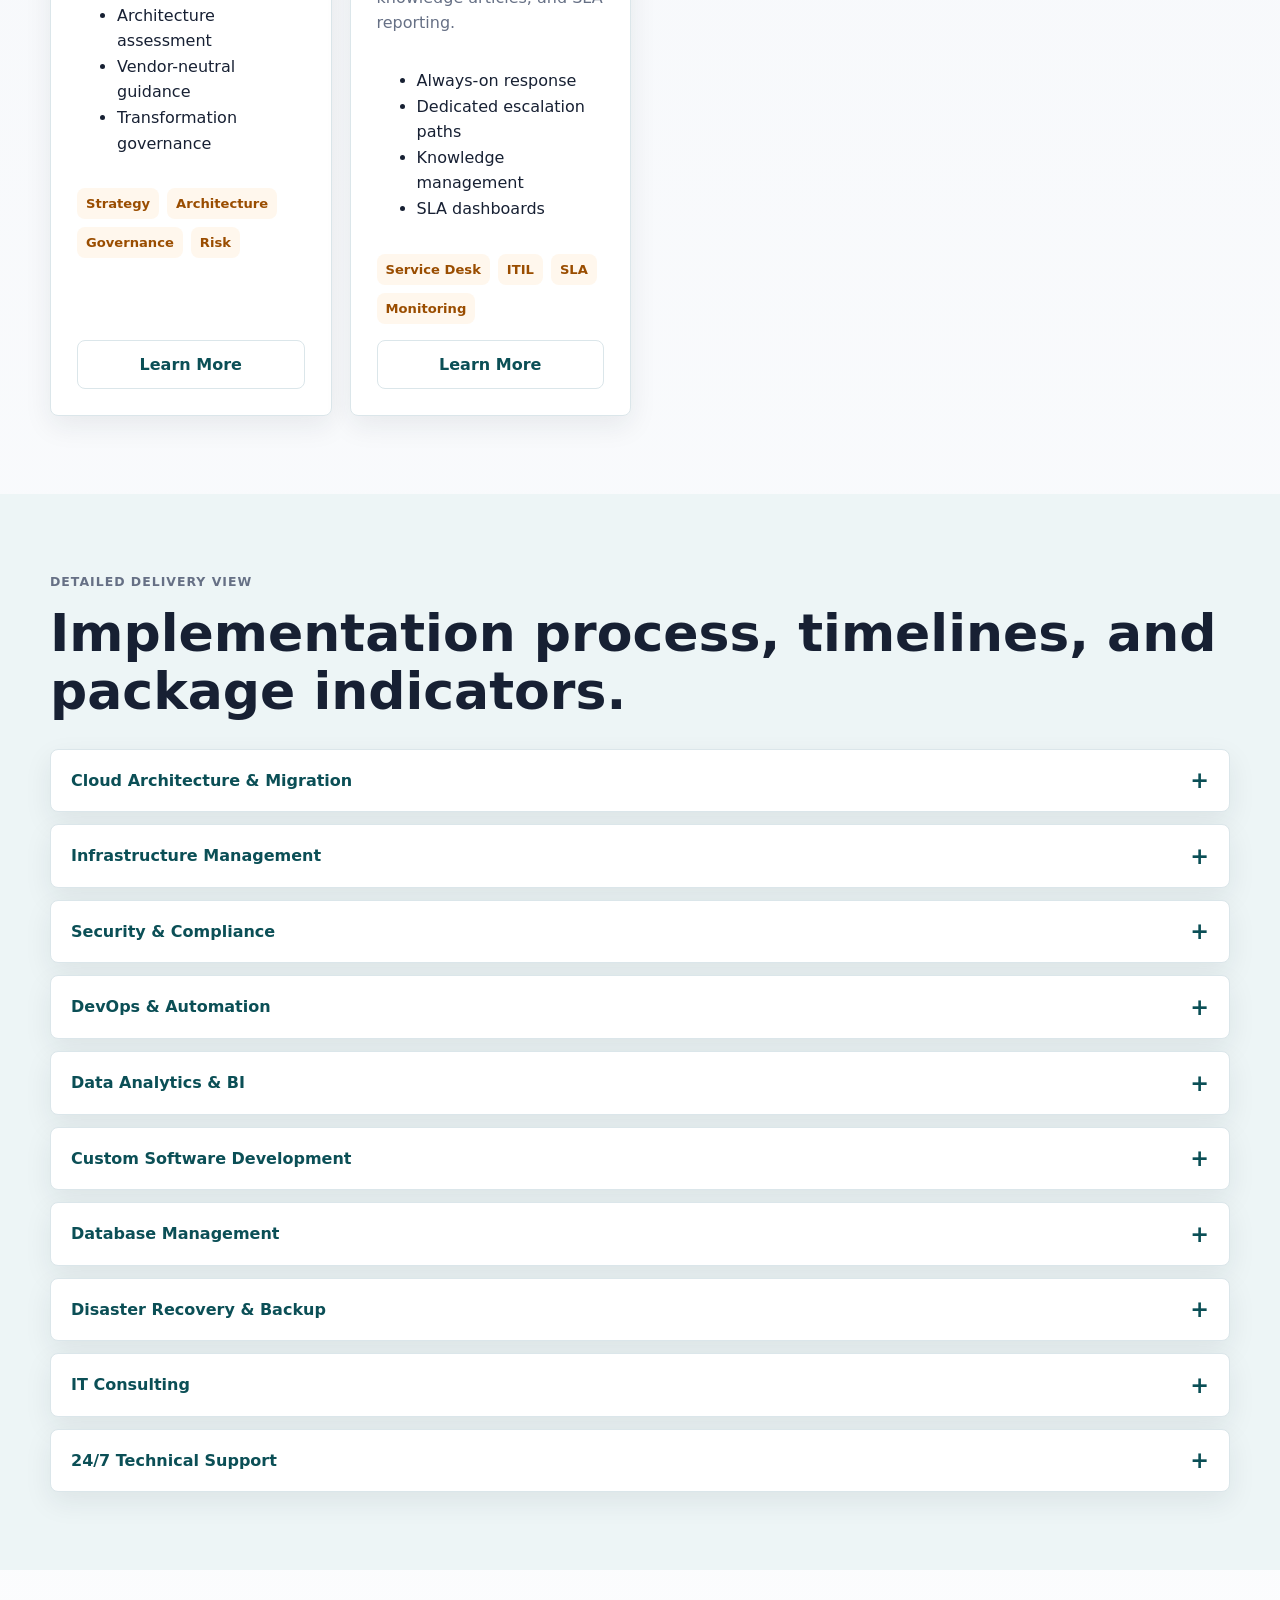
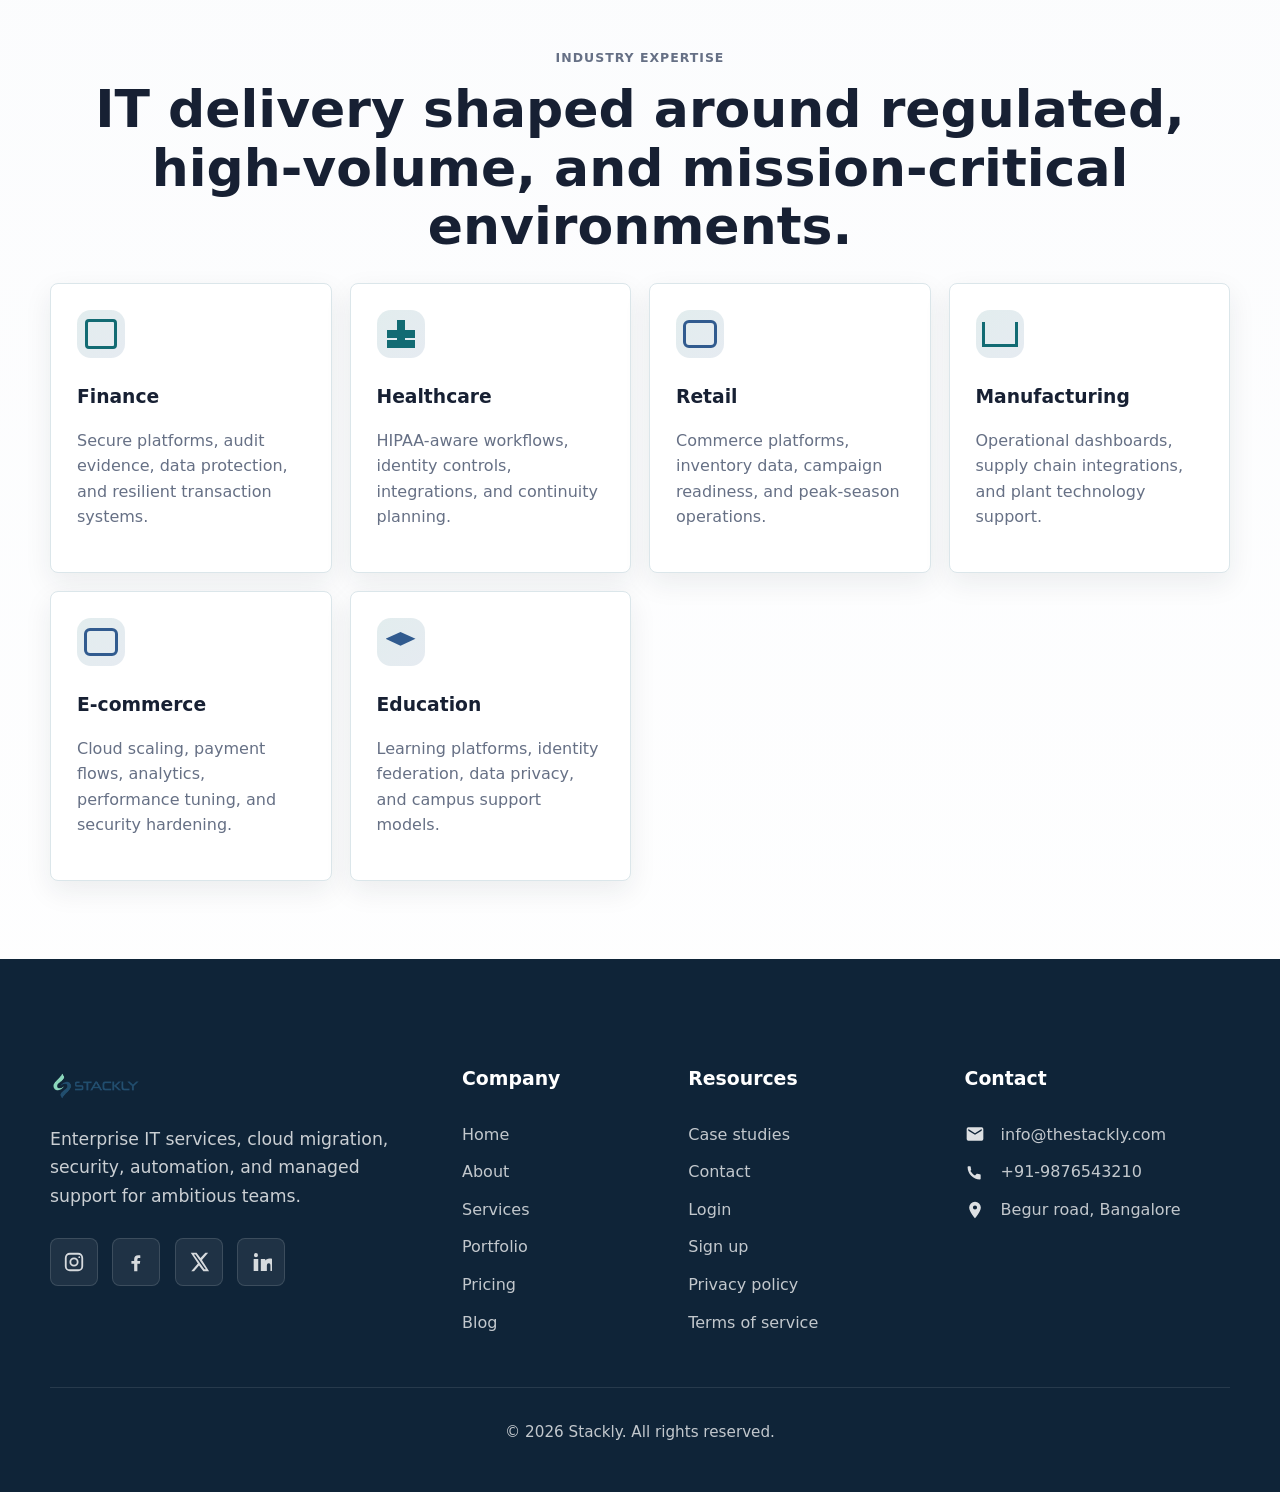
<file: services.html>
﻿<!DOCTYPE html>
<html lang="en">
<head>
  <meta charset="UTF-8">
  <meta name="viewport" content="width=device-width, initial-scale=1.0">
  <meta name="description" content="Explore Stackly enterprise IT services including cloud migration, infrastructure management, security, DevOps, analytics, software development, database management, disaster recovery, consulting, and support.">
  <meta property="og:title" content="Enterprise IT Services | Stackly">
  <meta property="og:description" content="Tailored solutions for digital excellence across cloud, security, DevOps, data, and managed IT.">
  <meta property="og:image" content="assets/photos/services-hero.webp">
  <title>Enterprise IT Services | Stackly</title>
  <link rel="stylesheet" href="style.css">
</head>
<body data-page="services">
  <header class="site-header">
    <nav class="navbar" aria-label="Main navigation">
      <a class="logo" href="index.html" aria-label="Stackly home"><img src="assets/stackly-logo.webp" alt="Stackly Logo" class="logo__img" width="280" height="64"></a>
      <button class="menu-toggle" id="menuToggle" type="button" aria-label="Open menu" aria-expanded="false">
        <span class="menu-bar" aria-hidden="true"></span>
        <span class="menu-bar" aria-hidden="true"></span>
        <span class="menu-bar" aria-hidden="true"></span>
      </button>
      <div class="nav-menu" id="navMenu">
        <ul class="nav-links">
          <li><a href="index.html" data-nav="home">Home</a></li>
          <li><a href="services.html" data-nav="services">Services</a></li>
          <li><a href="about.html" data-nav="about">About</a></li>
          <li><a href="portfolio.html" data-nav="portfolio">Portfolio</a></li>
          <li><a href="blog.html" data-nav="blog">Blog</a></li>
          <li><a href="pricing.html" data-nav="pricing">Pricing</a></li>
          <li><a href="contact.html" data-nav="contact">Contact</a></li>
        </ul>
        <div class="nav-actions" id="authArea"></div>
      </div>
    </nav>
  </header>

  <main>
    <section class="page-hero image-hero page-fade" style="--hero-image: url('assets/photos/services-hero.webp');">
      <div>
        <p class="eyebrow">Services</p>
        <h1>Enterprise IT Services</h1>
        <p>Tailored Solutions for Digital Excellence</p>
        <form class="hero-search" role="search" aria-label="Search services">
          <label class="sr-only" for="serviceSearch">Search services</label>
          <input type="search" id="serviceSearch" placeholder="Search cloud, security, support, data..." autocomplete="off">
          <button type="submit" class="hero-search__btn" aria-label="Search">
            <svg viewBox="0 0 24 24" width="18" height="18" aria-hidden="true">
              <path fill="none" stroke="currentColor" stroke-width="2.2" stroke-linecap="round" d="m21 21-4.35-4.35M17 11A6 6 0 1 1 5 11a6 6 0 0 1 12 0Z"/>
            </svg>
            Search
          </button>
        </form>
      </div>
    </section>

    <section class="section compact-top" aria-labelledby="service-catalog-title">
      <div class="section-heading">
        <p class="eyebrow">Service Catalog</p>
        <h2 id="service-catalog-title">Choose a focused capability or combine services into a delivery program.</h2>
      </div>
      <div class="filter-bar" aria-label="Filter services">
        <button class="filter-btn active" type="button" data-filter="all">All</button>
        <button class="filter-btn" type="button" data-filter="cloud">Cloud</button>
        <button class="filter-btn" type="button" data-filter="security">Security</button>
        <button class="filter-btn" type="button" data-filter="data">Data</button>
        <button class="filter-btn" type="button" data-filter="software">Software</button>
        <button class="filter-btn" type="button" data-filter="support">Support</button>
      </div>

      <div class="service-catalog-grid" id="serviceCatalog">
        <article class="service-card rich-card" data-category="cloud" data-keywords="cloud architecture migration aws azure gcp">
          <span class="service-icon cloud-icon" aria-hidden="true"></span>
          <h2>Cloud Architecture &amp; Migration</h2>
          <p>Plan, migrate, and optimize workloads across AWS, Azure, and Google Cloud with landing zones, governance, and production-ready observability.</p>
          <ul>
            <li>Lower infrastructure waste</li>
            <li>Resilient landing zones</li>
            <li>Phased migration waves</li>
            <li>Security-by-design controls</li>
          </ul>
          <div class="tag-list"><span>AWS</span><span>Azure</span><span>GCP</span><span>Terraform</span></div>
          <a class="btn secondary" href="404.html">Learn More</a>
        </article>

        <article class="service-card rich-card" data-category="cloud support" data-keywords="infrastructure management monitoring servers network operations">
          <span class="service-icon infrastructure-icon" aria-hidden="true"></span>
          <h2>Infrastructure Management</h2>
          <p>Operate servers, networks, identity, storage, and cloud resources with proactive monitoring, patching, capacity planning, and service reporting.</p>
          <ul>
            <li>Reduced operational noise</li>
            <li>Performance baselines</li>
            <li>Patch coordination</li>
            <li>Clear ownership model</li>
          </ul>
          <div class="tag-list"><span>Linux</span><span>Windows</span><span>Prometheus</span><span>Grafana</span></div>
          <a class="btn secondary" href="404.html">Learn More</a>
        </article>

        <article class="service-card rich-card" data-category="security" data-keywords="security compliance risk iso hipaa gdpr soc">
          <span class="service-icon security-icon" aria-hidden="true"></span>
          <h2>Security &amp; Compliance</h2>
          <p>Strengthen your security posture with assessments, hardening, access review, audit evidence, incident readiness, and compliance alignment.</p>
          <ul>
            <li>Policy and control mapping</li>
            <li>Threat monitoring</li>
            <li>Audit-ready evidence</li>
            <li>Incident playbooks</li>
          </ul>
          <div class="tag-list"><span>ISO 27001</span><span>SOC 2</span><span>SIEM</span><span>Zero Trust</span></div>
          <a class="btn secondary" href="404.html">Learn More</a>
        </article>

        <article class="service-card rich-card" data-category="software cloud" data-keywords="devops automation ci cd pipelines infrastructure as code">
          <span class="service-icon devops-icon" aria-hidden="true"></span>
          <h2>DevOps &amp; Automation</h2>
          <p>Improve delivery speed and reliability with CI/CD pipelines, infrastructure as code, release governance, testing automation, and rollback patterns.</p>
          <ul>
            <li>Faster release cycles</li>
            <li>Repeatable environments</li>
            <li>Automated quality gates</li>
            <li>Rollback confidence</li>
          </ul>
          <div class="tag-list"><span>Jenkins</span><span>GitHub Actions</span><span>Docker</span><span>Kubernetes</span></div>
          <a class="btn secondary" href="404.html">Learn More</a>
        </article>

        <article class="service-card rich-card" data-category="data" data-keywords="data analytics business intelligence dashboards reporting warehouse">
          <span class="service-icon analytics-icon" aria-hidden="true"></span>
          <h2>Data Analytics &amp; BI</h2>
          <p>Turn operational data into executive dashboards, self-service reporting, forecasting workflows, and decision-ready business intelligence.</p>
          <ul>
            <li>Trusted metrics layer</li>
            <li>Executive dashboards</li>
            <li>Automated data pipelines</li>
            <li>Forecasting models</li>
          </ul>
          <div class="tag-list"><span>Tableau</span><span>Power BI</span><span>Python</span><span>PostgreSQL</span></div>
          <a class="btn secondary" href="404.html">Learn More</a>
        </article>

        <article class="service-card rich-card" data-category="software" data-keywords="custom software development web mobile api integration">
          <span class="service-icon software-icon" aria-hidden="true"></span>
          <h2>Custom Software Development</h2>
          <p>Design and build secure web platforms, portals, internal tools, mobile apps, APIs, integrations, and workflow automation products.</p>
          <ul>
            <li>Product discovery</li>
            <li>Accessible UI delivery</li>
            <li>API-first architecture</li>
            <li>Maintainable codebase</li>
          </ul>
          <div class="tag-list"><span>React</span><span>Node.js</span><span>Python</span><span>APIs</span></div>
          <a class="btn secondary" href="404.html">Learn More</a>
        </article>

        <article class="service-card rich-card" data-category="data support" data-keywords="database management dba performance backup postgres mysql oracle mongo">
          <span class="service-icon database-icon" aria-hidden="true"></span>
          <h2>Database Management</h2>
          <p>Keep business-critical databases healthy with tuning, backup design, replication, migration, observability, and DBA support.</p>
          <ul>
            <li>Performance tuning</li>
            <li>Backup and restore tests</li>
            <li>Schema migration support</li>
            <li>Availability planning</li>
          </ul>
          <div class="tag-list"><span>PostgreSQL</span><span>MongoDB</span><span>Oracle</span><span>Redis</span></div>
          <a class="btn secondary" href="404.html">Learn More</a>
        </article>

        <article class="service-card rich-card" data-category="cloud security support" data-keywords="disaster recovery backup continuity rto rpo resilience">
          <span class="service-icon recovery-icon" aria-hidden="true"></span>
          <h2>Disaster Recovery &amp; Backup</h2>
          <p>Design recovery plans, backup policies, failover workflows, and continuity exercises that protect data and reduce downtime risk.</p>
          <ul>
            <li>RTO/RPO planning</li>
            <li>Backup automation</li>
            <li>Recovery simulations</li>
            <li>Business continuity runbooks</li>
          </ul>
          <div class="tag-list"><span>Veeam</span><span>AWS Backup</span><span>Azure Site Recovery</span><span>Runbooks</span></div>
          <a class="btn secondary" href="404.html">Learn More</a>
        </article>

        <article class="service-card rich-card" data-category="cloud software security data" data-keywords="it consulting roadmap transformation strategy architecture">
          <span class="service-icon consulting-icon" aria-hidden="true"></span>
          <h2>IT Consulting</h2>
          <p>Clarify technology direction through architecture reviews, modernization roadmaps, vendor evaluation, risk assessment, and operating model design.</p>
          <ul>
            <li>Executive roadmap</li>
            <li>Architecture assessment</li>
            <li>Vendor-neutral guidance</li>
            <li>Transformation governance</li>
          </ul>
          <div class="tag-list"><span>Strategy</span><span>Architecture</span><span>Governance</span><span>Risk</span></div>
          <a class="btn secondary" href="404.html">Learn More</a>
        </article>

        <article class="service-card rich-card" data-category="support security cloud" data-keywords="24 7 technical support helpdesk incident response sla">
          <span class="service-icon support-icon" aria-hidden="true"></span>
          <h2>24/7 Technical Support</h2>
          <p>Give users and operations teams a reliable support channel with incident triage, escalation paths, knowledge articles, and SLA reporting.</p>
          <ul>
            <li>Always-on response</li>
            <li>Dedicated escalation paths</li>
            <li>Knowledge management</li>
            <li>SLA dashboards</li>
          </ul>
          <div class="tag-list"><span>Service Desk</span><span>ITIL</span><span>SLA</span><span>Monitoring</span></div>
          <a class="btn secondary" href="404.html">Learn More</a>
        </article>
      </div>
    </section>

    <section class="section muted" aria-labelledby="details-title">
      <div class="section-heading">
        <p class="eyebrow">Detailed Delivery View</p>
        <h2 id="details-title">Implementation process, timelines, and package indicators.</h2>
      </div>
      <div class="accordion-list service-details-list">
        <details id="cloud-details">
          <summary>Cloud Architecture &amp; Migration</summary>
          <div class="detail-grid">
            <div><h3>Implementation Process</h3><p>Assess estate, design landing zone, migrate pilot workload, execute migration waves, optimize cost and resilience.</p></div>
            <div><h3>Delivery Timeline</h3><p>4 to 14 weeks depending on workload count, compliance needs, and data complexity.</p></div>
            <div><h3>Pricing Indicator</h3><p>Basic: readiness assessment. Standard: migration waves. Enterprise: full migration office and managed optimization.</p></div>
            <div><h3>Related Services</h3><p>DevOps Automation, Security &amp; Compliance, Disaster Recovery.</p></div>
          </div>
        </details>
        <details id="infra-details">
          <summary>Infrastructure Management</summary>
          <div class="detail-grid">
            <div><h3>Implementation Process</h3><p>Baseline inventory, monitoring integration, runbook creation, patch schedule, reporting cadence, service transition.</p></div>
            <div><h3>Delivery Timeline</h3><p>2 to 6 weeks for onboarding, then ongoing monthly service cycles.</p></div>
            <div><h3>Pricing Indicator</h3><p>Basic: monitoring. Standard: managed operations. Enterprise: dedicated support pod.</p></div>
            <div><h3>Related Services</h3><p>Managed Services, Database Management, 24/7 Technical Support.</p></div>
          </div>
        </details>
        <details id="security-details">
          <summary>Security &amp; Compliance</summary>
          <div class="detail-grid">
            <div><h3>Implementation Process</h3><p>Assess controls, prioritize gaps, implement hardening, configure evidence capture, train responders, review quarterly.</p></div>
            <div><h3>Delivery Timeline</h3><p>3 to 12 weeks depending on audit scope and control maturity.</p></div>
            <div><h3>Pricing Indicator</h3><p>Basic: assessment. Standard: remediation program. Enterprise: ongoing compliance office.</p></div>
            <div><h3>Related Services</h3><p>Cloud Architecture, Disaster Recovery, Technical Support.</p></div>
          </div>
        </details>
        <details id="devops-details">
          <summary>DevOps &amp; Automation</summary>
          <div class="detail-grid">
            <div><h3>Implementation Process</h3><p>Map release process, build pipeline templates, automate infrastructure, define quality gates, train delivery teams.</p></div>
            <div><h3>Delivery Timeline</h3><p>3 to 8 weeks for pipelines and environment automation.</p></div>
            <div><h3>Pricing Indicator</h3><p>Basic: pipeline audit. Standard: CI/CD rollout. Enterprise: platform engineering program.</p></div>
            <div><h3>Related Services</h3><p>Cloud Migration, Custom Software Development, Infrastructure Management.</p></div>
          </div>
        </details>
        <details id="analytics-details">
          <summary>Data Analytics &amp; BI</summary>
          <div class="detail-grid">
            <div><h3>Implementation Process</h3><p>Define metrics, model data, create pipelines, build dashboards, validate accuracy, document governance.</p></div>
            <div><h3>Delivery Timeline</h3><p>4 to 10 weeks for analytics dashboards and data pipelines.</p></div>
            <div><h3>Pricing Indicator</h3><p>Basic: metric workshop. Standard: dashboard suite. Enterprise: governed analytics platform.</p></div>
            <div><h3>Related Services</h3><p>Database Management, AI/ML implementation, Custom Development.</p></div>
          </div>
        </details>
        <details id="software-details">
          <summary>Custom Software Development</summary>
          <div class="detail-grid">
            <div><h3>Implementation Process</h3><p>Discovery, UX flows, architecture, iterative build, QA, release, analytics, and handoff.</p></div>
            <div><h3>Delivery Timeline</h3><p>6 to 16 weeks depending on integrations, users, and workflow depth.</p></div>
            <div><h3>Pricing Indicator</h3><p>Basic: MVP build. Standard: production product. Enterprise: product team extension.</p></div>
            <div><h3>Related Services</h3><p>DevOps Automation, Data Analytics, Security &amp; Compliance.</p></div>
          </div>
        </details>
        <details id="database-details">
          <summary>Database Management</summary>
          <div class="detail-grid">
            <div><h3>Implementation Process</h3><p>Assess performance, tune queries, review schema, strengthen backups, monitor replication, document recovery.</p></div>
            <div><h3>Delivery Timeline</h3><p>2 to 8 weeks for optimization and migration projects, with ongoing DBA support available.</p></div>
            <div><h3>Pricing Indicator</h3><p>Basic: health check. Standard: optimization plan. Enterprise: dedicated DBA support.</p></div>
            <div><h3>Related Services</h3><p>Disaster Recovery, Data Analytics, Infrastructure Management.</p></div>
          </div>
        </details>
        <details id="recovery-details">
          <summary>Disaster Recovery &amp; Backup</summary>
          <div class="detail-grid">
            <div><h3>Implementation Process</h3><p>Define RTO/RPO, classify workloads, automate backups, test recovery, document continuity playbooks.</p></div>
            <div><h3>Delivery Timeline</h3><p>3 to 9 weeks for resilient backup and recovery programs.</p></div>
            <div><h3>Pricing Indicator</h3><p>Basic: backup review. Standard: recovery implementation. Enterprise: continuity program.</p></div>
            <div><h3>Related Services</h3><p>Cloud Migration, Security &amp; Compliance, Infrastructure Management.</p></div>
          </div>
        </details>
        <details id="consulting-details">
          <summary>IT Consulting</summary>
          <div class="detail-grid">
            <div><h3>Implementation Process</h3><p>Interview stakeholders, audit current systems, model options, define roadmap, support execution governance.</p></div>
            <div><h3>Delivery Timeline</h3><p>2 to 6 weeks for strategy engagements, with monthly advisory available.</p></div>
            <div><h3>Pricing Indicator</h3><p>Basic: assessment. Standard: roadmap. Enterprise: advisory retainer.</p></div>
            <div><h3>Related Services</h3><p>Cloud Architecture, Security, Data Analytics, Custom Development.</p></div>
          </div>
        </details>
        <details id="support-details">
          <summary>24/7 Technical Support</summary>
          <div class="detail-grid">
            <div><h3>Implementation Process</h3><p>Define channels, escalation map, knowledge base, SLA model, incident workflow, and reporting cadence.</p></div>
            <div><h3>Delivery Timeline</h3><p>1 to 4 weeks for support onboarding, then ongoing operational service.</p></div>
            <div><h3>Pricing Indicator</h3><p>Basic: business-hours support. Standard: priority support. Enterprise: 24/7 dedicated pod.</p></div>
            <div><h3>Related Services</h3><p>Managed Services, Infrastructure Management, Security &amp; Compliance.</p></div>
          </div>
        </details>
      </div>
    </section>

    <section class="section" aria-labelledby="industries-title">
      <div class="section-heading center">
        <p class="eyebrow">Industry Expertise</p>
        <h2 id="industries-title">IT delivery shaped around regulated, high-volume, and mission-critical environments.</h2>
      </div>
      <div class="industry-grid">
        <article><span class="industry-icon finance"></span><h3>Finance</h3><p>Secure platforms, audit evidence, data protection, and resilient transaction systems.</p></article>
        <article><span class="industry-icon healthcare"></span><h3>Healthcare</h3><p>HIPAA-aware workflows, identity controls, integrations, and continuity planning.</p></article>
        <article><span class="industry-icon retail"></span><h3>Retail</h3><p>Commerce platforms, inventory data, campaign readiness, and peak-season operations.</p></article>
        <article><span class="industry-icon manufacturing"></span><h3>Manufacturing</h3><p>Operational dashboards, supply chain integrations, and plant technology support.</p></article>
        <article><span class="industry-icon ecommerce"></span><h3>E-commerce</h3><p>Cloud scaling, payment flows, analytics, performance tuning, and security hardening.</p></article>
        <article><span class="industry-icon education"></span><h3>Education</h3><p>Learning platforms, identity federation, data privacy, and campus support models.</p></article>
      </div>
    </section>
  </main>

        <footer class="site-footer">
    <div class="container footer-grid">
      <div class="footer-brand">
        <a class="logo" href="index.html" aria-label="Stackly home">
          <img class="logo__img" src="assets/stackly-logo.webp" alt="Stackly Logo" width="280" height="64" decoding="async">
        </a>
        <p>Enterprise IT services, cloud migration, security, automation, and managed support for ambitious teams.</p>
        <div class="footer-social" aria-label="Social links">
          <a class="footer-social__link" href="404.html" aria-label="Instagram">
            <svg class="footer-social__icon" viewBox="0 0 24 24" width="22" height="22" aria-hidden="true">
              <path fill="currentColor" d="M7.5 2h9A5.5 5.5 0 0 1 22 7.5v9A5.5 5.5 0 0 1 16.5 22h-9A5.5 5.5 0 0 1 2 16.5v-9A5.5 5.5 0 0 1 7.5 2Zm0 2A3.5 3.5 0 0 0 4 7.5v9A3.5 3.5 0 0 0 7.5 20h9a3.5 3.5 0 0 0 3.5-3.5v-9A3.5 3.5 0 0 0 16.5 4h-9Zm10.25 1.75a1 1 0 1 1 0 2a1 1 0 0 1 0-2ZM12 7a5 5 0 1 1 0 10a5 5 0 0 1 0-10Zm0 2a3 3 0 1 0 0 6a3 3 0 0 0 0-6Z"/>
            </svg>
          </a>
          <a class="footer-social__link" href="404.html" aria-label="Facebook">
            <svg class="footer-social__icon" viewBox="0 0 24 24" width="22" height="22" aria-hidden="true">
              <path fill="currentColor" d="M13.5 22v-8h2.7l.4-3H13.5V9.1c0-.9.3-1.6 1.7-1.6h1.5V4.8c-.3 0-1.3-.1-2.5-.1c-2.5 0-4.2 1.5-4.2 4.3V11H7v3h3v8h3.5Z"/>
            </svg>
          </a>
          <a class="footer-social__link" href="404.html" aria-label="Twitter">
            <svg class="footer-social__icon" viewBox="0 0 24 24" width="22" height="22" aria-hidden="true">
              <path fill="currentColor" d="M18.9 2H22l-6.8 7.8L23 22h-6.2l-4.8-6.2L6.6 22H3.5l7.3-8.4L3 2h6.3l4.3 5.6L18.9 2Zm-1.1 18h1.7L8.2 3.9H6.4L17.8 20Z"/>
            </svg>
          </a>
          <a class="footer-social__link" href="404.html" aria-label="LinkedIn">
            <svg class="footer-social__icon" viewBox="0 0 24 24" width="22" height="22" aria-hidden="true">
              <path fill="currentColor" d="M6.5 6.7A2.2 2.2 0 1 1 6.5 2.3a2.2 2.2 0 0 1 0 4.4ZM4 21.8V8.6h5v13.2H4Zm7.8 0V8.6h4.8v1.8h.1c.7-1.2 2.3-2.3 4.7-2.3c5 0 5.9 3.3 5.9 7.6v6.1h-5v-5.4c0-1.3 0-3-1.8-3s-2.1 1.4-2.1 2.9v5.5h-5Z"/>
            </svg>
          </a>
        </div>
      </div>
      <div>
        <h4>Company</h4>
        <ul class="footer-links">
          <li><a href="index.html">Home</a></li>
          <li><a href="about.html">About</a></li>
          <li><a href="services.html">Services</a></li>
          <li><a href="portfolio.html">Portfolio</a></li>
          <li><a href="pricing.html">Pricing</a></li>
          <li><a href="blog.html">Blog</a></li>
        </ul>
      </div>
      <div>
        <h4>Resources</h4>
        <ul class="footer-links">
          <li><a href="portfolio.html">Case studies</a></li>
          <li><a href="contact.html">Contact</a></li>
          <li><a href="login.html">Login</a></li>
          <li><a href="signup.html">Sign up</a></li>
          <li><a href="privacy.html">Privacy policy</a></li>
          <li><a href="terms.html">Terms of service</a></li>
        </ul>
      </div>
      <div>
        <h4>Contact</h4>
        <ul class="footer-links footer-contact">
          <li>
            <span class="footer-contact__ico" aria-hidden="true">
              <svg viewBox="0 0 24 24" width="20" height="20">
                <path fill="currentColor" d="M20 4H4a2 2 0 0 0-2 2v12a2 2 0 0 0 2 2h16a2 2 0 0 0 2-2V6a2 2 0 0 0-2-2Zm0 4-8 5L4 8V6l8 5 8-5v2Z"/>
              </svg>
            </span>
            <a href="mailto:info@thestackly.com">info@thestackly.com</a>
          </li>
          <li>
            <span class="footer-contact__ico" aria-hidden="true">
              <svg viewBox="0 0 24 24" width="20" height="20">
                <path fill="currentColor" d="M6.6 10.8c1.2 2.3 3.1 4.2 5.4 5.4l1.8-1.8c.2-.2.6-.3.9-.2 1 .3 2.1.5 3.2.5.5 0 .9.4.9.9V20c0 .5-.4.9-.9.9C9.9 20.9 3.1 14.1 3.1 5.9c0-.5.4-.9.9-.9H6c.5 0 .9.4.9.9 0 1.1.2 2.2.5 3.2.1.3 0 .7-.2.9l-1.6 1.7Z"/>
              </svg>
            </span>
            <a href="tel:+919876543210">+91-9876543210</a>
          </li>
          <li>
            <span class="footer-contact__ico" aria-hidden="true">
              <svg viewBox="0 0 24 24" width="20" height="20">
                <path fill="currentColor" d="M12 2a7 7 0 0 1 7 7c0 5.2-7 13-7 13S5 14.2 5 9a7 7 0 0 1 7-7Zm0 9.5A2.5 2.5 0 1 0 12 6.5a2.5 2.5 0 0 0 0 5Z"/>
              </svg>
            </span>
            <a href="https://www.google.com/maps?q=Begur+Road+Bangalore" target="_blank">Begur road, Bangalore</a>
          </li>
        </ul>
      </div>
    </div>
    <div class="container footer-bottom">
      <span>&copy; <span id="year"></span> Stackly. All rights reserved.</span>
    </div>
  </footer>

  <script src="script.js"></script>
</body>
</html>
</file>
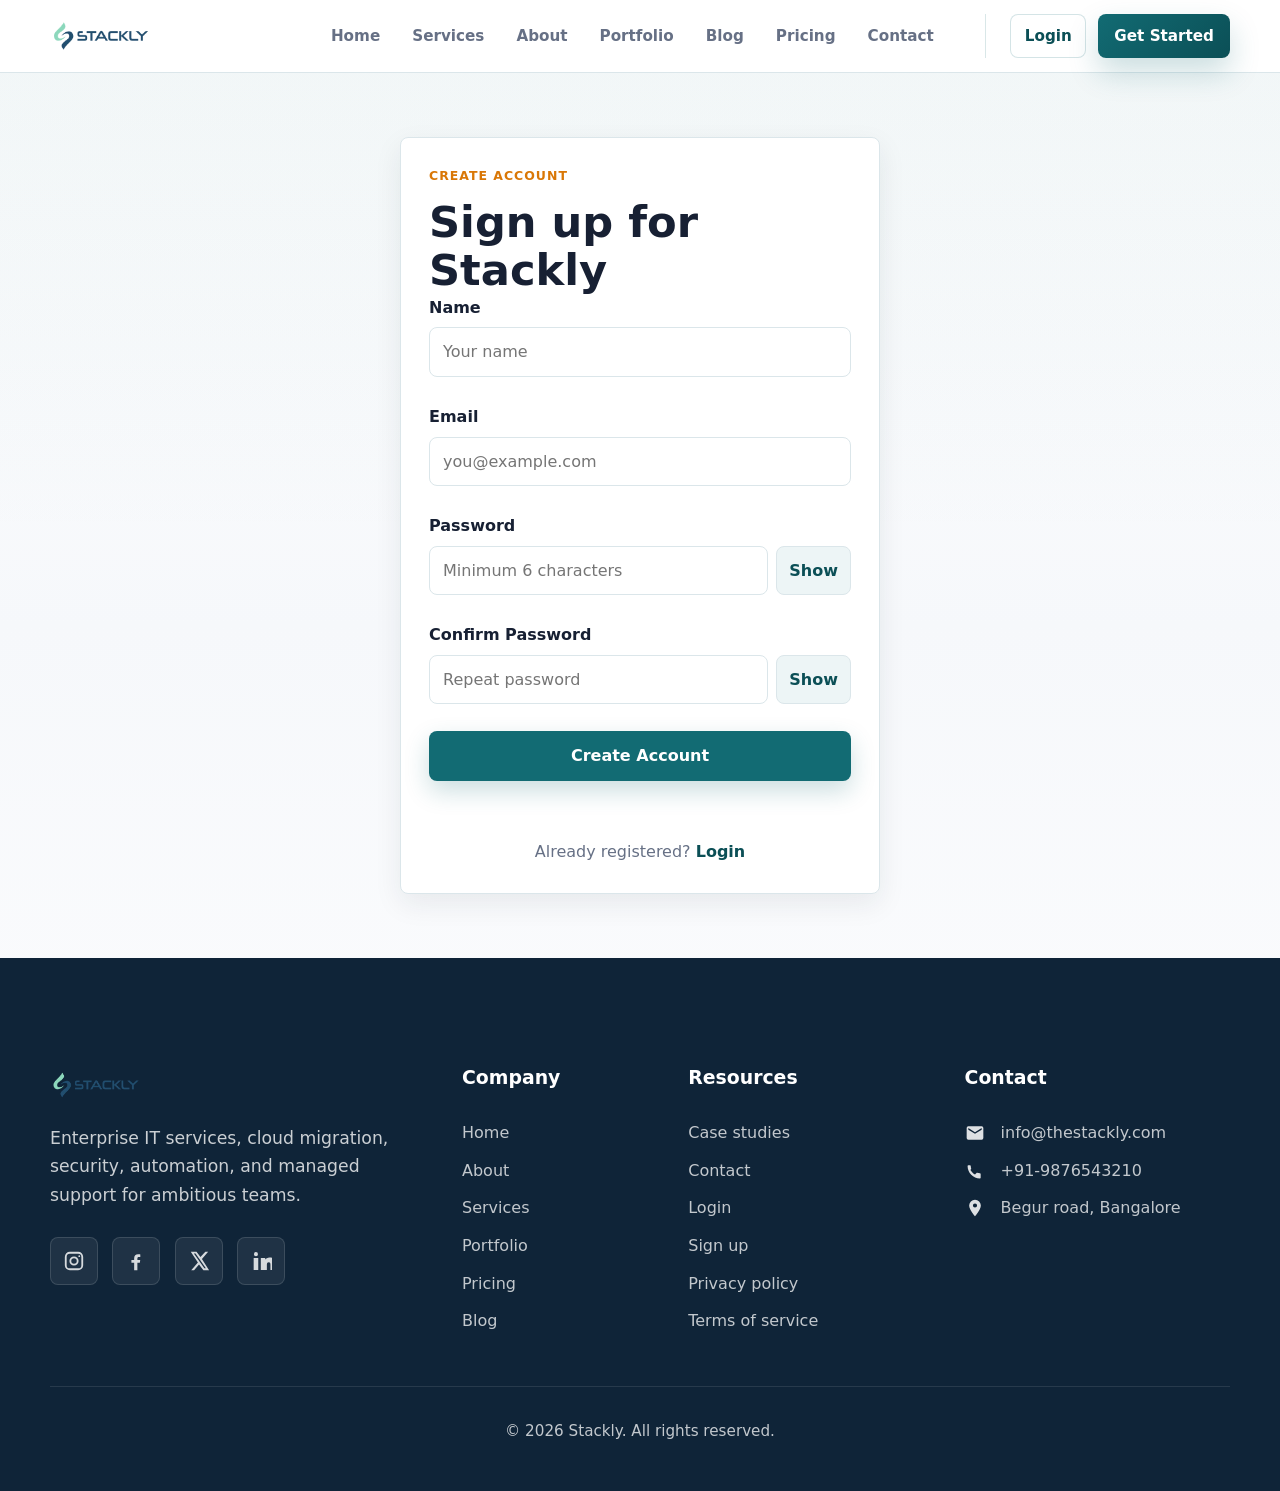
<file: signup.html>
﻿<!DOCTYPE html>
<html lang="en">
<head>
  <meta charset="UTF-8">
  <meta name="viewport" content="width=device-width, initial-scale=1.0">
  <title>Sign Up | Stackly</title>
  <link rel="stylesheet" href="style.css">
</head>
<body data-page="signup">
  <header class="site-header">
    <nav class="navbar" aria-label="Main navigation">
      <a class="logo" href="index.html" aria-label="Stackly home"><img src="assets/stackly-logo.webp" alt="Stackly Logo" class="logo__img" width="280" height="64"></a>
      <button class="menu-toggle" id="menuToggle" type="button" aria-label="Open menu" aria-expanded="false">
        <span class="menu-bar" aria-hidden="true"></span>
        <span class="menu-bar" aria-hidden="true"></span>
        <span class="menu-bar" aria-hidden="true"></span>
      </button>
      <div class="nav-menu" id="navMenu">
        <ul class="nav-links">
          <li><a href="index.html" data-nav="home">Home</a></li>
          <li><a href="services.html" data-nav="services">Services</a></li>
          <li><a href="about.html" data-nav="about">About</a></li>
          <li><a href="portfolio.html" data-nav="portfolio">Portfolio</a></li>
          <li><a href="blog.html" data-nav="blog">Blog</a></li>
          <li><a href="pricing.html" data-nav="pricing">Pricing</a></li>
          <li><a href="contact.html" data-nav="contact">Contact</a></li>
        </ul>
        <div class="nav-actions" id="authArea"></div>
      </div>
    </nav>
  </header>

  <main class="auth-page page-fade">
    <section class="auth-card">
      <p class="eyebrow">Create account</p>
      <h1>Sign up for Stackly</h1>
      <form id="signupForm" novalidate>
        <div class="form-group">
          <label for="signupName">Name</label>
          <input type="text" id="signupName" placeholder="Your name">
          <small class="error-message"></small>
        </div>
        <div class="form-group">
          <label for="signupEmail">Email</label>
          <input type="email" id="signupEmail" placeholder="you@example.com">
          <small class="error-message"></small>
        </div>
        <div class="form-group">
          <label for="signupPassword">Password</label>
          <div class="password-field">
            <input type="password" id="signupPassword" placeholder="Minimum 6 characters">
            <button class="toggle-password" type="button" data-target="signupPassword">Show</button>
          </div>
          <small class="error-message"></small>
        </div>
        <div class="form-group">
          <label for="confirmPassword">Confirm Password</label>
          <div class="password-field">
            <input type="password" id="confirmPassword" placeholder="Repeat password">
            <button class="toggle-password" type="button" data-target="confirmPassword">Show</button>
          </div>
          <small class="error-message"></small>
        </div>
        <button class="btn primary full" type="submit">Create Account</button>
        <p class="form-status" id="signupStatus" role="status"></p>
      </form>
      <p class="auth-switch">Already registered? <a href="login.html">Login</a></p>
    </section>
  </main>

        <footer class="site-footer">
    <div class="container footer-grid">
      <div class="footer-brand">
        <a class="logo" href="index.html" aria-label="Stackly home">
          <img class="logo__img" src="assets/stackly-logo.webp" alt="Stackly Logo" width="280" height="64" decoding="async">
        </a>
        <p>Enterprise IT services, cloud migration, security, automation, and managed support for ambitious teams.</p>
        <div class="footer-social" aria-label="Social links">
          <a class="footer-social__link" href="404.html" aria-label="Instagram">
            <svg class="footer-social__icon" viewBox="0 0 24 24" width="22" height="22" aria-hidden="true">
              <path fill="currentColor" d="M7.5 2h9A5.5 5.5 0 0 1 22 7.5v9A5.5 5.5 0 0 1 16.5 22h-9A5.5 5.5 0 0 1 2 16.5v-9A5.5 5.5 0 0 1 7.5 2Zm0 2A3.5 3.5 0 0 0 4 7.5v9A3.5 3.5 0 0 0 7.5 20h9a3.5 3.5 0 0 0 3.5-3.5v-9A3.5 3.5 0 0 0 16.5 4h-9Zm10.25 1.75a1 1 0 1 1 0 2a1 1 0 0 1 0-2ZM12 7a5 5 0 1 1 0 10a5 5 0 0 1 0-10Zm0 2a3 3 0 1 0 0 6a3 3 0 0 0 0-6Z"/>
            </svg>
          </a>
          <a class="footer-social__link" href="404.html" aria-label="Facebook">
            <svg class="footer-social__icon" viewBox="0 0 24 24" width="22" height="22" aria-hidden="true">
              <path fill="currentColor" d="M13.5 22v-8h2.7l.4-3H13.5V9.1c0-.9.3-1.6 1.7-1.6h1.5V4.8c-.3 0-1.3-.1-2.5-.1c-2.5 0-4.2 1.5-4.2 4.3V11H7v3h3v8h3.5Z"/>
            </svg>
          </a>
          <a class="footer-social__link" href="404.html" aria-label="Twitter">
            <svg class="footer-social__icon" viewBox="0 0 24 24" width="22" height="22" aria-hidden="true">
              <path fill="currentColor" d="M18.9 2H22l-6.8 7.8L23 22h-6.2l-4.8-6.2L6.6 22H3.5l7.3-8.4L3 2h6.3l4.3 5.6L18.9 2Zm-1.1 18h1.7L8.2 3.9H6.4L17.8 20Z"/>
            </svg>
          </a>
          <a class="footer-social__link" href="404.html" aria-label="LinkedIn">
            <svg class="footer-social__icon" viewBox="0 0 24 24" width="22" height="22" aria-hidden="true">
              <path fill="currentColor" d="M6.5 6.7A2.2 2.2 0 1 1 6.5 2.3a2.2 2.2 0 0 1 0 4.4ZM4 21.8V8.6h5v13.2H4Zm7.8 0V8.6h4.8v1.8h.1c.7-1.2 2.3-2.3 4.7-2.3c5 0 5.9 3.3 5.9 7.6v6.1h-5v-5.4c0-1.3 0-3-1.8-3s-2.1 1.4-2.1 2.9v5.5h-5Z"/>
            </svg>
          </a>
        </div>
      </div>
      <div>
        <h4>Company</h4>
        <ul class="footer-links">
          <li><a href="index.html">Home</a></li>
          <li><a href="about.html">About</a></li>
          <li><a href="services.html">Services</a></li>
          <li><a href="portfolio.html">Portfolio</a></li>
          <li><a href="pricing.html">Pricing</a></li>
          <li><a href="blog.html">Blog</a></li>
        </ul>
      </div>
      <div>
        <h4>Resources</h4>
        <ul class="footer-links">
          <li><a href="portfolio.html">Case studies</a></li>
          <li><a href="contact.html">Contact</a></li>
          <li><a href="login.html">Login</a></li>
          <li><a href="signup.html">Sign up</a></li>
          <li><a href="privacy.html">Privacy policy</a></li>
          <li><a href="terms.html">Terms of service</a></li>
        </ul>
      </div>
      <div>
        <h4>Contact</h4>
        <ul class="footer-links footer-contact">
          <li>
            <span class="footer-contact__ico" aria-hidden="true">
              <svg viewBox="0 0 24 24" width="20" height="20">
                <path fill="currentColor" d="M20 4H4a2 2 0 0 0-2 2v12a2 2 0 0 0 2 2h16a2 2 0 0 0 2-2V6a2 2 0 0 0-2-2Zm0 4-8 5L4 8V6l8 5 8-5v2Z"/>
              </svg>
            </span>
            <a href="mailto:info@thestackly.com">info@thestackly.com</a>
          </li>
          <li>
            <span class="footer-contact__ico" aria-hidden="true">
              <svg viewBox="0 0 24 24" width="20" height="20">
                <path fill="currentColor" d="M6.6 10.8c1.2 2.3 3.1 4.2 5.4 5.4l1.8-1.8c.2-.2.6-.3.9-.2 1 .3 2.1.5 3.2.5.5 0 .9.4.9.9V20c0 .5-.4.9-.9.9C9.9 20.9 3.1 14.1 3.1 5.9c0-.5.4-.9.9-.9H6c.5 0 .9.4.9.9 0 1.1.2 2.2.5 3.2.1.3 0 .7-.2.9l-1.6 1.7Z"/>
              </svg>
            </span>
            <a href="tel:+919876543210">+91-9876543210</a>
          </li>
          <li>
            <span class="footer-contact__ico" aria-hidden="true">
              <svg viewBox="0 0 24 24" width="20" height="20">
                <path fill="currentColor" d="M12 2a7 7 0 0 1 7 7c0 5.2-7 13-7 13S5 14.2 5 9a7 7 0 0 1 7-7Zm0 9.5A2.5 2.5 0 1 0 12 6.5a2.5 2.5 0 0 0 0 5Z"/>
              </svg>
            </span>
            <a href="https://www.google.com/maps?q=Begur+Road+Bangalore" target="_blank">Begur road, Bangalore</a>
          </li>
        </ul>
      </div>
    </div>
    <div class="container footer-bottom">
      <span>&copy; <span id="year"></span> Stackly. All rights reserved.</span>
    </div>
  </footer>
  <script src="script.js"></script>
</body>
</html>
</file>
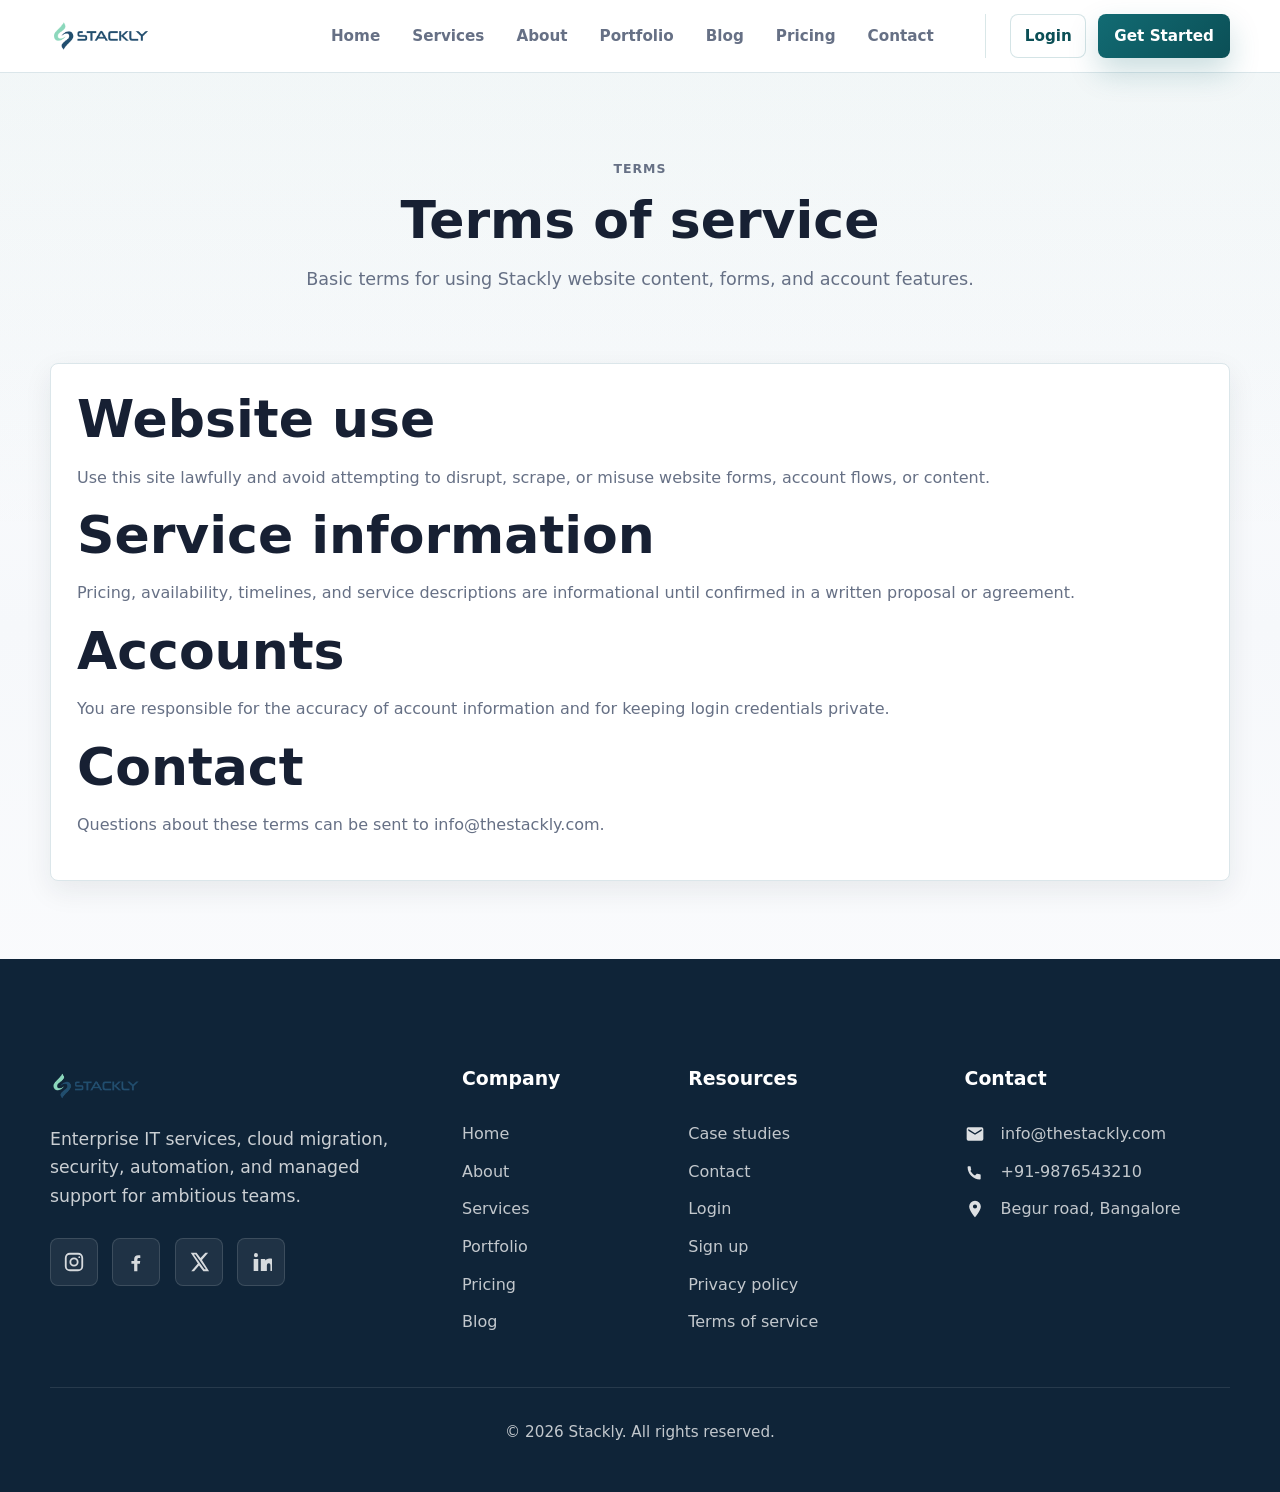
<file: terms.html>
﻿<!DOCTYPE html>
<html lang="en">
<head>
  <meta charset="UTF-8">
  <meta name="viewport" content="width=device-width, initial-scale=1.0">
  <meta name="description" content="Stackly website terms of service for using site content, inquiry forms, accounts, and service information.">
  <title>Terms of Service | Stackly</title>
  <link rel="stylesheet" href="style.css">
</head>
<body data-page="terms">
  <header class="site-header">
    <nav class="navbar" aria-label="Main navigation">
      <a class="logo" href="index.html" aria-label="Stackly home"><img src="assets/stackly-logo.webp" alt="Stackly Logo" class="logo__img" width="280" height="64"></a>
      <button class="menu-toggle" id="menuToggle" type="button" aria-label="Open menu" aria-expanded="false">
        <span class="menu-bar" aria-hidden="true"></span>
        <span class="menu-bar" aria-hidden="true"></span>
        <span class="menu-bar" aria-hidden="true"></span>
      </button>
      <div class="nav-menu" id="navMenu">
        <ul class="nav-links">
          <li><a href="index.html" data-nav="home">Home</a></li>
          <li><a href="services.html" data-nav="services">Services</a></li>
          <li><a href="about.html" data-nav="about">About</a></li>
          <li><a href="portfolio.html" data-nav="portfolio">Portfolio</a></li>
          <li><a href="blog.html" data-nav="blog">Blog</a></li>
          <li><a href="pricing.html" data-nav="pricing">Pricing</a></li>
          <li><a href="contact.html" data-nav="contact">Contact</a></li>
        </ul>
        <div class="nav-actions" id="authArea"></div>
      </div>
    </nav>
  </header>

  <main>
    <section class="page-hero page-fade">
      <p class="eyebrow">Terms</p>
      <h1>Terms of service</h1>
      <p>Basic terms for using Stackly website content, forms, and account features.</p>
    </section>

    <section class="section compact-top">
      <div class="blog-post-full">
        <h2>Website use</h2>
        <p>Use this site lawfully and avoid attempting to disrupt, scrape, or misuse website forms, account flows, or content.</p>
        <h2>Service information</h2>
        <p>Pricing, availability, timelines, and service descriptions are informational until confirmed in a written proposal or agreement.</p>
        <h2>Accounts</h2>
        <p>You are responsible for the accuracy of account information and for keeping login credentials private.</p>
        <h2>Contact</h2>
        <p>Questions about these terms can be sent to <a href="mailto:info@thestackly.com">info@thestackly.com</a>.</p>
      </div>
    </section>
  </main>

        <footer class="site-footer">
    <div class="container footer-grid">
      <div class="footer-brand">
        <a class="logo" href="index.html" aria-label="Stackly home">
          <img class="logo__img" src="assets/stackly-logo.webp" alt="Stackly Logo" width="280" height="64" decoding="async">
        </a>
        <p>Enterprise IT services, cloud migration, security, automation, and managed support for ambitious teams.</p>
        <div class="footer-social" aria-label="Social links">
          <a class="footer-social__link" href="404.html" aria-label="Instagram">
            <svg class="footer-social__icon" viewBox="0 0 24 24" width="22" height="22" aria-hidden="true">
              <path fill="currentColor" d="M7.5 2h9A5.5 5.5 0 0 1 22 7.5v9A5.5 5.5 0 0 1 16.5 22h-9A5.5 5.5 0 0 1 2 16.5v-9A5.5 5.5 0 0 1 7.5 2Zm0 2A3.5 3.5 0 0 0 4 7.5v9A3.5 3.5 0 0 0 7.5 20h9a3.5 3.5 0 0 0 3.5-3.5v-9A3.5 3.5 0 0 0 16.5 4h-9Zm10.25 1.75a1 1 0 1 1 0 2a1 1 0 0 1 0-2ZM12 7a5 5 0 1 1 0 10a5 5 0 0 1 0-10Zm0 2a3 3 0 1 0 0 6a3 3 0 0 0 0-6Z"/>
            </svg>
          </a>
          <a class="footer-social__link" href="404.html" aria-label="Facebook">
            <svg class="footer-social__icon" viewBox="0 0 24 24" width="22" height="22" aria-hidden="true">
              <path fill="currentColor" d="M13.5 22v-8h2.7l.4-3H13.5V9.1c0-.9.3-1.6 1.7-1.6h1.5V4.8c-.3 0-1.3-.1-2.5-.1c-2.5 0-4.2 1.5-4.2 4.3V11H7v3h3v8h3.5Z"/>
            </svg>
          </a>
          <a class="footer-social__link" href="404.html" aria-label="Twitter">
            <svg class="footer-social__icon" viewBox="0 0 24 24" width="22" height="22" aria-hidden="true">
              <path fill="currentColor" d="M18.9 2H22l-6.8 7.8L23 22h-6.2l-4.8-6.2L6.6 22H3.5l7.3-8.4L3 2h6.3l4.3 5.6L18.9 2Zm-1.1 18h1.7L8.2 3.9H6.4L17.8 20Z"/>
            </svg>
          </a>
          <a class="footer-social__link" href="404.html" aria-label="LinkedIn">
            <svg class="footer-social__icon" viewBox="0 0 24 24" width="22" height="22" aria-hidden="true">
              <path fill="currentColor" d="M6.5 6.7A2.2 2.2 0 1 1 6.5 2.3a2.2 2.2 0 0 1 0 4.4ZM4 21.8V8.6h5v13.2H4Zm7.8 0V8.6h4.8v1.8h.1c.7-1.2 2.3-2.3 4.7-2.3c5 0 5.9 3.3 5.9 7.6v6.1h-5v-5.4c0-1.3 0-3-1.8-3s-2.1 1.4-2.1 2.9v5.5h-5Z"/>
            </svg>
          </a>
        </div>
      </div>
      <div>
        <h4>Company</h4>
        <ul class="footer-links">
          <li><a href="index.html">Home</a></li>
          <li><a href="about.html">About</a></li>
          <li><a href="services.html">Services</a></li>
          <li><a href="portfolio.html">Portfolio</a></li>
          <li><a href="pricing.html">Pricing</a></li>
          <li><a href="blog.html">Blog</a></li>
        </ul>
      </div>
      <div>
        <h4>Resources</h4>
        <ul class="footer-links">
          <li><a href="portfolio.html">Case studies</a></li>
          <li><a href="contact.html">Contact</a></li>
          <li><a href="login.html">Login</a></li>
          <li><a href="signup.html">Sign up</a></li>
          <li><a href="privacy.html">Privacy policy</a></li>
          <li><a href="terms.html">Terms of service</a></li>
        </ul>
      </div>
      <div>
        <h4>Contact</h4>
        <ul class="footer-links footer-contact">
          <li>
            <span class="footer-contact__ico" aria-hidden="true">
              <svg viewBox="0 0 24 24" width="20" height="20">
                <path fill="currentColor" d="M20 4H4a2 2 0 0 0-2 2v12a2 2 0 0 0 2 2h16a2 2 0 0 0 2-2V6a2 2 0 0 0-2-2Zm0 4-8 5L4 8V6l8 5 8-5v2Z"/>
              </svg>
            </span>
            <a href="mailto:info@thestackly.com">info@thestackly.com</a>
          </li>
          <li>
            <span class="footer-contact__ico" aria-hidden="true">
              <svg viewBox="0 0 24 24" width="20" height="20">
                <path fill="currentColor" d="M6.6 10.8c1.2 2.3 3.1 4.2 5.4 5.4l1.8-1.8c.2-.2.6-.3.9-.2 1 .3 2.1.5 3.2.5.5 0 .9.4.9.9V20c0 .5-.4.9-.9.9C9.9 20.9 3.1 14.1 3.1 5.9c0-.5.4-.9.9-.9H6c.5 0 .9.4.9.9 0 1.1.2 2.2.5 3.2.1.3 0 .7-.2.9l-1.6 1.7Z"/>
              </svg>
            </span>
            <a href="tel:+919876543210">+91-9876543210</a>
          </li>
          <li>
            <span class="footer-contact__ico" aria-hidden="true">
              <svg viewBox="0 0 24 24" width="20" height="20">
                <path fill="currentColor" d="M12 2a7 7 0 0 1 7 7c0 5.2-7 13-7 13S5 14.2 5 9a7 7 0 0 1 7-7Zm0 9.5A2.5 2.5 0 1 0 12 6.5a2.5 2.5 0 0 0 0 5Z"/>
              </svg>
            </span>
            <a href="https://www.google.com/maps?q=Begur+Road+Bangalore" target="_blank">Begur road, Bangalore</a>
          </li>
        </ul>
      </div>
    </div>
    <div class="container footer-bottom">
      <span>&copy; <span id="year"></span> Stackly. All rights reserved.</span>
    </div>
  </footer>

  <script src="script.js"></script>
</body>
</html>
</file>
<file: style.css>
:root {
  --bg: #f6f8fb;
  --surface: #ffffff;
  --surface-soft: #edf5f6;
  --surface-warm: #fff7ed;
  --text: #172033;
  --muted: #667085;
  --line: #dbe6ea;
  --primary: #126b73;
  --primary-dark: #0b4f56;
  --secondary: #315b8f;
  --accent: #d97706;
  --accent-dark: #9a4d00;
  --success: #057647;
  --error: #b42318;
  --shadow-sm: 0 10px 28px rgba(23, 32, 51, 0.08);
  --shadow: 0 18px 50px rgba(23, 32, 51, 0.12);
  --radius: 8px;
  --container: 1180px;
}

.container {
  width: calc(100% - 32px);
  max-width: var(--container);
  margin: 0 auto;
}

.site-footer {
  background: #0f2438;
  color: rgba(255, 255, 255, 0.75);
  padding: 6.75rem 0 3rem;
  margin-top: 0;
}

.site-footer .container {
  width: calc(100% - 128px);
  max-width: 1700px;
}
 
.footer-grid {
  display: grid;
  grid-template-columns: minmax(280px, 1.18fr) minmax(140px, 0.55fr) minmax(190px, 0.72fr) minmax(300px, 0.9fr);
  gap: clamp(3rem, 7vw, 8.5rem);
  align-items: start;
  margin-bottom: 5.2rem;
}
 
.site-footer h4 {
  color: #fff;
  font-size: 1.18rem;
  line-height: 1.2;
  margin: 0 0 2rem;
}
 
.site-footer a {
  color: rgba(255, 255, 255, 0.82);
}
 
.site-footer a:hover {
  color: #fff;
}
 
.footer-links {
  list-style: none;
  padding: 0;
  margin: 0;
}
 
.footer-links li {
  margin-bottom: 1.42rem;
}
 
.footer-contact li {
  display: flex;
  align-items: flex-start;
  gap: 1rem;
}
 
.footer-contact__ico {
  display: inline-flex;
  flex: 0 0 auto;
  margin-top: 0.18rem;
  color: rgba(255, 255, 255, 0.76);
}
 
.footer-contact a,
.footer-contact span {
  color: rgba(255, 255, 255, 0.86);
}

.footer-brand {
  display: grid;
  justify-items: center;
  text-align: center;
}
 
.footer-brand p {
  color: rgba(255, 255, 255, 0.78);
  font-size: 1.08rem;
  line-height: 1.65;
  max-width: 360px;
  margin: 2rem 0 1.35rem;
}
 
.footer-social {
  display: flex;
  align-items: center;
  justify-content: center;
  gap: 0.9rem;
  margin-top: 0.4rem;
}
 
.footer-social__link {
  width: 56px;
  height: 56px;
  display: inline-flex;
  align-items: center;
  justify-content: center;
  border-radius: 16px;
  border: 1px solid rgba(255, 255, 255, 0.13);
  background: rgba(255, 255, 255, 0.065);
  color: rgba(255, 255, 255, 0.82);
  transition: transform var(--transition), background var(--transition), border-color var(--transition), color var(--transition);
}
 
.footer-social__link:hover {
  transform: translateY(-2px);
  background: rgba(255, 255, 255, 0.12);
  border-color: rgba(255, 255, 255, 0.22);
  color: #fff;
}
 
.footer-social__icon {
  display: block;
}
 
.footer-bottom {
  padding-top: 3rem;
  border-top: 1px solid rgba(255, 255, 255, 0.1);
  display: flex;
  justify-content: center;
  align-items: center;
  text-align: center;
  font-size: 0.95rem;
}
 
.footer-bottom__brand {
  display: inline-flex;
  align-items: center;
  gap: 0.6rem;
}
 
.footer-bottom__logo {
  width: 110px;
  height: 28px;
  object-fit: contain;
  display: block;
}

.site-footer .logo__img {
  height: 38px;
  width: auto;
}

* {
  box-sizing: border-box;
}

html {
  scroll-behavior: smooth;
  scroll-padding-top: 96px;
}

body {
  margin: 0;
  color: var(--text);
  background:
    linear-gradient(180deg, rgba(18, 107, 115, 0.06), transparent 540px),
    linear-gradient(180deg, #ffffff 0%, var(--bg) 42%, #ffffff 100%);
  font-family: Inter, ui-sans-serif, system-ui, -apple-system, BlinkMacSystemFont, "Segoe UI", sans-serif;
  line-height: 1.6;
  overflow-x: hidden;
}

img,
svg,
iframe {
  max-width: 100%;
}

img {
  display: block;
  height: auto;
}

a {
  color: inherit;
  text-decoration: none;
}

button,
input,
select,
textarea {
  font: inherit;
}

button {
  border: 0;
}

input,
select,
textarea {
  width: 100%;
  min-height: 46px;
  border: 1px solid var(--line);
  border-radius: var(--radius);
  padding: 11px 13px;
  color: var(--text);
  background: #fff;
  transition: border-color 0.2s ease, box-shadow 0.2s ease;
}

textarea {
  resize: vertical;
}

input[type="checkbox"] {
  width: 18px;
  min-height: 18px;
  accent-color: var(--primary);
}

input[type="file"] {
  padding: 9px;
}

input:focus,
select:focus,
textarea:focus,
button:focus-visible,
a:focus-visible,
summary:focus-visible {
  outline: none;
  border-color: var(--primary);
  box-shadow: 0 0 0 4px rgba(18, 107, 115, 0.15);
}

.sr-only {
  position: absolute;
  width: 1px;
  height: 1px;
  overflow: hidden;
  clip: rect(0, 0, 0, 0);
  white-space: nowrap;
}

.site-header {
  position: sticky;
  top: 0;
  z-index: 50;
  background: rgba(255, 255, 255, 0.94);
  border-bottom: 1px solid var(--line);
  backdrop-filter: blur(16px);
}
.preloader-active {
  overflow: hidden;
}

/* Background */
.preloader {
  position: fixed;
  inset: 0;
  z-index: 9999;
  display: flex;
  align-items: center;
  justify-content: center;
  background: linear-gradient(135deg, #f5f7fa, #e4ecf3);
  backdrop-filter: blur(6px);
  transition: opacity 0.5s ease, visibility 0.5s ease;
}

.preloader-hidden {
  opacity: 0;
  visibility: hidden;
  pointer-events: none;
}

/* Glass Card */
.preloader-card {
  display: flex;
  align-items: center;
  gap: 1rem;
  padding: 22px 30px;
  border-radius: 20px;
  background: rgba(255, 255, 255, 0.6);
  backdrop-filter: blur(14px);
  box-shadow: 0 20px 60px rgba(0, 0, 0, 0.12);
  animation: fadeInUp 0.6s ease;
}

/* Logo */
.preloader-logo {
  width: 48px;
  height: 48px;
  border-radius: 50%;
  object-fit: cover;
  box-shadow: 0 10px 25px rgba(0, 0, 0, 0.15);
  animation: pulse 1.8s infinite ease-in-out;
}

/* Spinner */
.preloader-spinner {
  width: 32px;
  height: 32px;
  border-radius: 50%;
  background: conic-gradient(
    from 0deg,
    #4a90e2,
    #6dd5ed,
    #4a90e2
  );
  mask: radial-gradient(farthest-side, transparent 60%, black 61%);
  -webkit-mask: radial-gradient(farthest-side, transparent 60%, black 61%);
  animation: spin 1s linear infinite;
}

/* Text */
.preloader-label {
  font-size: 1.3rem;
  font-weight: 800;
  letter-spacing: 0.08em;
  color: #2c3e50;
}

/* Animations */
@keyframes spin {
  to {
    transform: rotate(360deg);
  }
}

@keyframes pulse {
  0%, 100% {
    transform: scale(1);
  }
  50% {
    transform: scale(1.08);
  }
}

@keyframes fadeInUp {
  from {
    opacity: 0;
    transform: translateY(25px);
  }
  to {
    opacity: 1;
    transform: translateY(0);
  }
}
.navbar {
  width: calc(100% - 32px);
  max-width: var(--container);
  min-height: 72px;
  margin: 0 auto;
  display: flex;
  align-items: center;
  justify-content: space-between;
  gap: 18px;
  position: relative;
}

.logo {
  display: inline-flex;
  align-items: center;
  gap: 10px;
  color: var(--primary-dark);
  font-size: 1.4rem;
  font-weight: 900;
  letter-spacing: 0;
}

.logo img,
.logo-img {
  max-height: 42px;
  width: auto;
  display: block;
}

.menu-toggle {
  width: 44px;
  min-width: 44px;
  height: 44px;
  display: inline-grid;
  align-content: center;
  justify-items: center;
  gap: 5px;
  border: 1px solid var(--line);
  border-radius: var(--radius);
  color: var(--text);
  background: var(--surface);
  cursor: pointer;
}

.menu-bar {
  width: 20px;
  height: 2px;
  display: block;
  border-radius: 999px;
  background: currentColor;
  transition: transform 0.2s ease, opacity 0.2s ease;
}

.menu-toggle.open .menu-bar:nth-child(1) {
  transform: translateY(7px) rotate(45deg);
}

.menu-toggle.open .menu-bar:nth-child(2) {
  opacity: 0;
}

.menu-toggle.open .menu-bar:nth-child(3) {
  transform: translateY(-7px) rotate(-45deg);
}

.nav-menu {
  position: fixed;
  inset: 72px 0 auto auto;
  width: min(360px, calc(100vw - 24px));
  max-height: calc(100vh - 88px);
  display: none;
  flex-direction: column;
  gap: 14px;
  padding: 18px;
  border: 1px solid var(--line);
  border-radius: var(--radius);
  background: #fff;
  box-shadow: var(--shadow);
  overflow-y: auto;
}

.nav-menu.open {
  display: flex;
}

.nav-links,
.nav-actions {
  display: flex;
  gap: 8px;
}

.nav-links {
  flex-direction: column;
  align-items: stretch;
  padding: 0;
  margin: 0;
  list-style: none;
}

.nav-actions {
  flex-direction: column;
  gap: 10px;
}

.nav-links a,
.nav-actions a,
.logout-btn {
  min-height: 40px;
  display: inline-flex;
  align-items: center;
  justify-content: center;
  border-radius: var(--radius);
  padding: 8px 12px;
  color: var(--muted);
  background: transparent;
  font-weight: 800;
  cursor: pointer;
  transition: color 0.2s ease, background 0.2s ease, transform 0.2s ease;
}

.nav-links a:hover,
.nav-links a.active {
  color: var(--primary-dark);
  background: var(--surface-soft);
}

.nav-links a.active {
  box-shadow: inset 0 -2px 0 var(--primary);
}

.nav-cta,
.nav-actions .nav-cta {
  color: #fff;
  background: linear-gradient(135deg, var(--primary), var(--primary-dark));
  border-color: transparent;
  box-shadow: 0 14px 30px rgba(18, 107, 115, 0.22);
}

.nav-actions .login-link {
  color: var(--primary-dark);
  background: #fff;
  border: 1px solid rgba(18, 107, 115, 0.18);
}

.nav-actions .login-link:hover {
  color: var(--primary-dark);
  background: rgba(18, 107, 115, 0.08);
  border-color: rgba(18, 107, 115, 0.34);
}

.nav-cta:hover,
.logout-btn:hover {
  color: #fff;
  background: var(--primary-dark);
}

.user-pill {
  display: inline-flex;
  align-items: center;
  justify-content: center;
  min-height: 40px;
  max-width: 160px;
  padding: 8px 12px;
  border: 1px solid var(--line);
  border-radius: var(--radius);
  background: #fff;
  font-weight: 800;
  overflow: hidden;
  text-overflow: ellipsis;
  white-space: nowrap;
}

.hero,
.page-hero,
.section,
.auth-page {
  width: calc(100% - 32px);
  max-width: var(--container);
  margin: 0 auto;
}

.hero {
  min-height: auto;
  display: grid;
  grid-template-columns: minmax(0, 1fr) minmax(360px, 0.86fr);
  align-items: center;
  gap: 48px;
  padding: 10px 0 64px;
}

.hero.hero-404 {
  min-height: 100vh;
  width: 100%;
  max-width: 100%;
  margin: 0;
  display: grid;
  justify-items: center;
  align-items: center;
  place-items: center;
  padding: 100px 24px;
  background: radial-gradient(circle at top, rgba(18, 107, 115, 0.12), transparent 42%), var(--bg);
}

.hero.hero-404 .hero-content {
  width: min(100%, 720px);
  margin: 0 auto;
  text-align: center;
  padding: 40px 36px;
  border-radius: 28px;
  background: rgba(255, 255, 255, 0.96);
  box-shadow: 0 24px 64px rgba(23, 32, 51, 0.12);
  border: 1px solid rgba(18, 107, 115, 0.08);
}

.hero.hero-404 .error-hero-card {
  display: grid;
  place-items: center;
  gap: 18px;
  margin-bottom: 24px;
}

.hero.hero-404 .error-code {
  display: inline-flex;
  align-items: center;
  justify-content: center;
  min-width: 96px;
  min-height: 96px;
  border-radius: 28px;
  background: linear-gradient(135deg, rgba(18, 107, 115, 0.12), rgba(49, 91, 143, 0.16));
  color: var(--primary);
  font-size: 2.8rem;
  font-weight: 900;
}

.hero.hero-404 h1 {
  font-size: clamp(2.2rem, 4vw, 3.4rem);
}

.hero.hero-404 .hero-subhead {
  color: var(--muted);
  font-size: 1rem;
  margin-top: 0;
}

.hero.hero-404 .hero-actions {
  justify-content: center;
  gap: 16px;
  margin-top: 28px;
}

.hero.hero-404 .hero-actions .btn {
  min-width: 170px;
}

.hero.hero-404 .btn.primary {
  box-shadow: 0 16px 36px rgba(18, 107, 115, 0.18);
}

.hero.hero-404 .btn.secondary {
  background: #f8fbfd;
}

.hero.hero-404 .btn.secondary:hover {
  background: #eef7fb;
}

.hero.hero-404 .eyebrow {
  margin-bottom: 12px;
  letter-spacing: 0.15em;
  color: var(--accent);
}

.hero h1,
.page-hero h1,
.auth-card h1 {
  margin: 0;
  line-height: 1.04;
  letter-spacing: 0;
}

.hero h1 {
  max-width: 680px;
  color: #172033;
  font-size: clamp(2.15rem, 3.4vw, 3rem);
  line-height: 1.12;
  font-weight: 900;
}

.hero-content,
.hero-media,
.engagement-copy,
.story-copy,
.rich-card,
.portfolio-card,
.blog-card,
.pricing-card,
.team-card,
.form-card,
.contact-panel {
  min-width: 0;
}

.hero h1,
.page-hero h1,
.section h2 {
  overflow-wrap: break-word;
}

.hero-subhead,
.page-hero p,
.section p {
  color: var(--muted);
}

.hero-subhead {
  max-width: 610px;
  margin: 16px 0 0;
  font-size: 15px;
  line-height: 1.7;
}

.hero .eyebrow,
.hero-actions .btn {
  font-size: 15px;
}

.eyebrow {
  margin: 0 0 12px;
  color: var(--accent);
  font-size: 0.78rem;
  font-weight: 900;
  letter-spacing: 0.08em;
  text-transform: uppercase;
}

.hero-benefits,
.icon-list,
.feature-list,
.result-list {
  padding: 0;
  margin: 24px 0 0;
  list-style: none;
}

.hero-benefits {
  display: grid;
  gap: 9px;
  max-width: 620px;
}

.hero-benefits li,
.icon-list li,
.feature-list li,
.result-list li {
  position: relative;
  padding-left: 30px;
  color: var(--muted);
}

.hero-benefits li {
  font-size: 15px;
  line-height: 1.55;
}

.hero-benefits li span,
.icon-list li::before,
.feature-list li::before,
.result-list li::before {
  content: "";
  position: absolute;
  left: 0;
  top: 0.48em;
  width: 16px;
  height: 16px;
  border-radius: 50%;
  background:
    linear-gradient(135deg, var(--primary), var(--secondary));
  box-shadow: inset 0 0 0 4px rgba(255, 255, 255, 0.72);
}

.hero-actions {
  display: flex;
  flex-wrap: wrap;
  gap: 12px;
  margin-top: 26px;
}

.btn {
  min-height: 46px;
  display: inline-flex;
  align-items: center;
  justify-content: center;
  border: 1px solid transparent;
  border-radius: var(--radius);
  padding: 11px 18px;
  font-weight: 900;
  cursor: pointer;
  transition: transform 0.2s ease, box-shadow 0.2s ease, background 0.2s ease, color 0.2s ease;
}

.btn:active,
.filter-btn:active,
.nav-links a:active,
.nav-actions a:active,
.logout-btn:active {
  transform: translateY(0);
}

.btn[disabled],
button[disabled] {
  cursor: not-allowed;
  opacity: 0.68;
  transform: none;
}

.btn:hover,
.card:hover,
.rich-card:hover,
.portfolio-card:hover,
.blog-card:hover,
.pricing-card:hover,
.testimonial-card:hover,
.team-card:hover,
.addon-grid article:hover,
.industry-grid article:hover,
.differentiator-grid article:hover {
  transform: translateY(-3px);
}

.btn.primary {
  color: #fff;
  background: var(--primary);
  box-shadow: 0 10px 24px rgba(18, 107, 115, 0.22);
}

.btn.primary:hover {
  background: var(--primary-dark);
}

.btn.secondary {
  color: var(--primary-dark);
  background: #fff;
  border-color: var(--line);
}

.btn.secondary:hover {
  border-color: rgba(18, 107, 115, 0.35);
  box-shadow: var(--shadow-sm);
}

.btn.dark {
  background: #172033;
}

.full {
  width: 100%;
}

.hero-media {
  position: relative;
  margin: 0;
  border: 1px solid rgba(255, 255, 255, 0.7);
  border-radius: 22px;
  overflow: hidden;
  background: #dfecef;
  box-shadow: 0 24px 70px rgba(23, 32, 51, 0.14);
}

.hero-media::after,
.image-hero::after {
  content: "";
  position: absolute;
  inset: 0;
  background: linear-gradient(180deg, transparent, rgba(6, 33, 38, 0.35));
  pointer-events: none;
}

.hero-media img {
  width: 100%;
  min-height: 560px;
  object-fit: cover;
}

.hero-media figcaption {
  position: absolute;
  left: 18px;
  right: 18px;
  bottom: 18px;
  z-index: 2;
  display: grid;
  gap: 5px;
  padding: 16px 18px;
  border: 1px solid rgba(255, 255, 255, 0.55);
  border-radius: 14px;
  background: rgba(255, 255, 255, 0.92);
  backdrop-filter: blur(12px);
}

.hero-media strong {
  color: var(--primary-dark);
  font-size: 1.75rem;
  line-height: 1;
}

.hero-media span {
  color: var(--muted);
  font-weight: 800;
}

.section {
  padding: 78px 0;
}

.section.compact-top {
  padding-top: 32px;
}

.section.muted {
  width: 100%;
  padding: 78px max(16px, calc((100% - var(--container)) / 2));
  background: var(--surface-soft);
}

.section-heading {
  max-width: 760px;
  margin-bottom: 28px;
}

.section-heading.center {
  margin-right: auto;
  margin-left: auto;
  text-align: center;
}

.section h2,
.page-hero h1 {
  margin: 0;
  font-size: 3rem;
  line-height: 1.1;
  letter-spacing: 0;
}

.section-heading p:not(.eyebrow) {
  margin: 14px 0 0;
}

.proof-band {
  padding-top: 0;
}

.metric-grid,
.stat-grid,
.result-grid {
  display: grid;
  grid-template-columns: repeat(3, minmax(0, 1fr));
  gap: 16px;
}

.stat-grid {
  grid-template-columns: repeat(5, minmax(0, 1fr));
}

.metric-grid article,
.stat-grid article,
.result-grid div,
.guarantee-card,
.mission-card,
.highlight-strip,
.urgency-card,
.comparison-mini {
  border: 1px solid var(--line);
  border-radius: var(--radius);
  background: #fff;
  box-shadow: var(--shadow-sm);
}

.metric-grid article,
.stat-grid article,
.result-grid div {
  padding: 24px;
}

.metric-grid span,
.stat-grid span {
  display: block;
  color: var(--primary-dark);
  font-size: 2.4rem;
  font-weight: 900;
  line-height: 1;
}

.metric-grid p,
.stat-grid p {
  margin: 10px 0 0;
}

.tech-carousel-wrap {
  position: relative;
}

.tech-carousel-wrap::before,
.tech-carousel-wrap::after {
  content: "";
  position: absolute;
  top: 0;
  bottom: 0;
  z-index: 2;
  width: 76px;
  pointer-events: none;
}

.tech-carousel-wrap::before {
  left: 0;
  background: linear-gradient(90deg, #fff, rgba(255, 255, 255, 0));
}

.tech-carousel-wrap::after {
  right: 0;
  background: linear-gradient(270deg, #fff, rgba(255, 255, 255, 0));
}

.tech-carousel {
  overflow-x: auto;
  scroll-snap-type: x mandatory;
  scrollbar-width: none;
  padding: 6px 0 16px;
}

.tech-carousel::-webkit-scrollbar {
  display: none;
}

.logo-track {
  display: grid;
  grid-auto-flow: column;
  grid-auto-columns: 160px;
  gap: 14px;
  width: max-content;
  min-width: 100%;
}

.logo-card {
  min-height: 140px;
  display: grid;
  place-items: center;
  gap: 12px;
  scroll-snap-align: start;
  border: 1px solid var(--line);
  border-radius: var(--radius);
  background: #fff;
  box-shadow: var(--shadow-sm);
  animation: fadeUp 0.55s ease both;
}

.logo-card img {
  width: 110px;
  height: 82px;
  object-fit: contain;
}

.logo-card span {
  color: var(--primary-dark);
  font-size: 0.9rem;
  font-weight: 900;
}

.testimonial-grid,
.service-catalog-grid,
.portfolio-grid,
.blog-grid,
.team-grid,
.industry-grid,
.differentiator-grid,
.addon-grid,
.location-grid,
.channel-grid,
.credential-grid {
  display: grid;
  gap: 18px;
}

.testimonial-grid,
.portfolio-grid,
.blog-grid {
  grid-template-columns: repeat(3, minmax(0, 1fr));
}

.service-catalog-grid {
  grid-template-columns: repeat(2, minmax(0, 1fr));
}

.team-grid,
.industry-grid,
.differentiator-grid,
.addon-grid,
.channel-grid {
  grid-template-columns: repeat(4, minmax(0, 1fr));
}

.team-grid.expanded {
  grid-template-columns: repeat(4, minmax(0, 1fr));
}

.credential-grid {
  grid-template-columns: repeat(2, minmax(0, 1fr));
}

.testimonial-card,
.rich-card,
.portfolio-card,
.blog-card,
.team-card,
.industry-grid article,
.differentiator-grid article,
.addon-grid article,
.location-card,
.credential-grid article,
.form-card,
.contact-panel,
.values-panel,
.pricing-card,
.blog-post-full,
.accordion-list details {
  border: 1px solid var(--line);
  border-radius: var(--radius);
  background: var(--surface);
  box-shadow: var(--shadow-sm);
}

.testimonial-card {
  position: relative;
  padding: 26px;
  background: linear-gradient(180deg, #fff, #f0f7fb);
  transition: transform 0.3s ease, box-shadow 0.3s ease;
}

.testimonial-card::before {
  content: "\"";
  position: absolute;
  top: 8px;
  right: 20px;
  color: rgba(18, 107, 115, 0.14);
  font-size: 4rem;
  font-family: Georgia, serif;
  line-height: 1;
}

.testimonial-card img,
.team-card img,
.article-meta img,
.author-box img {
  border-radius: 50%;
  object-fit: cover;
  box-shadow: 0 10px 22px rgba(23, 32, 51, 0.13);
}

.testimonial-card img {
  width: 88px;
  height: 88px;
  margin-bottom: 14px;
}

.rating {
  color: var(--accent);
  letter-spacing: 0;
  font-size: 1rem;
  font-weight: 900;
}

.testimonial-card p {
  min-height: 104px;
  margin: 14px 0;
  color: var(--text);
  font-style: italic;
}

.testimonial-card h3,
.team-card h3,
.portfolio-card h2,
.blog-card h2,
.pricing-card h2,
.location-card h3 {
  margin: 0;
}

.testimonial-card span,
.team-card span {
  color: var(--muted);
}

.engagement-section {
  display: grid;
  gap: 38px;
}

.engagement-row {
  display: grid;
  grid-template-columns: minmax(360px, 1.08fr) minmax(0, 0.92fr);
  gap: 44px;
  align-items: center;
}

.engagement-row.reverse .engagement-image {
  order: 2;
}

.engagement-image img,
.story-visual img,
.visual-hero img {
  width: 100%;
  aspect-ratio: 4 / 3;
  object-fit: cover;
  border: 1px solid var(--line);
  border-radius: 18px;
  box-shadow: var(--shadow);
}

.engagement-image img {
  aspect-ratio: 4 / 3;
}

.engagement-copy {
  display: grid;
  align-content: center;
  gap: 14px;
  font-size: 0.94rem;
}

.engagement-copy h3 {
  margin: 0;
  font-size: clamp(1.45rem, 1.8vw, 1.75rem);
  line-height: 1.14;
}

.engagement-copy p {
  margin: 0;
  line-height: 1.6;
}

.engagement-copy .eyebrow {
  margin: 0;
}

.engagement-copy .icon-list,
.engagement-copy .result-grid {
  margin: 0;
}

.engagement-copy .two-column {
  gap: 8px 16px;
}

.engagement-copy .icon-list li,
.engagement-copy .timeline-list li,
.engagement-copy .result-grid span {
  font-size: 0.9rem;
  line-height: 1.45;
}

.engagement-copy .highlight-strip {
  padding: 14px 16px;
  margin: 0;
}

.engagement-copy .timeline-list {
  gap: 9px;
  margin: 0;
}

.engagement-copy .timeline-list li {
  grid-template-columns: 42px 1fr;
  gap: 10px;
}

.engagement-copy .timeline-list span {
  min-height: 32px;
}

.engagement-copy .result-grid {
  gap: 12px;
}

.engagement-copy .result-grid div {
  padding: 16px;
}

.engagement-copy .result-grid strong {
  font-size: 1.55rem;
}

.engagement-copy .btn {
  justify-self: start;
  margin-top: 2px;
}

.two-column {
  display: grid;
  grid-template-columns: repeat(2, minmax(0, 1fr));
  gap: 10px 16px;
}

.highlight-strip,
.urgency-card,
.comparison-mini {
  display: grid;
  gap: 4px;
  padding: 16px;
  margin: 20px 0;
}

.timeline-list {
  display: grid;
  gap: 12px;
  padding: 0;
  margin: 22px 0;
  list-style: none;
}

.timeline-list li {
  display: grid;
  grid-template-columns: 46px 1fr;
  gap: 12px;
  align-items: start;
  color: var(--muted);
}

.timeline-list span {
  display: inline-grid;
  place-items: center;
  min-height: 34px;
  border-radius: var(--radius);
  color: #fff;
  background: var(--primary);
  font-weight: 900;
}

.result-grid {
  grid-template-columns: repeat(3, minmax(0, 1fr));
  margin: 20px 0;
}

.result-grid strong {
  display: block;
  color: var(--primary-dark);
  font-size: 1.8rem;
  line-height: 1;
}

.cta-band {
  display: flex;
  align-items: center;
  justify-content: space-between;
  gap: 24px;
  border-top: 1px solid var(--line);
}

.page-hero {
  padding: 86px 0 38px;
  max-width: 920px;
  text-align: center;
}

[id] {
  scroll-margin-top: 96px;
}

.page-hero h1 {
  font-size: 3.6rem;
}

.page-hero p:not(.eyebrow) {
  max-width: 720px;
  margin: 16px auto 0;
  font-size: 1.1rem;
}

.visual-hero {
  max-width: var(--container);
  display: grid;
  grid-template-columns: minmax(0, 1fr) minmax(300px, 430px);
  gap: 32px;
  align-items: center;
  text-align: left;
}

.visual-hero p:not(.eyebrow) {
  margin-left: 0;
}

.image-hero {
  position: relative;
  isolation: isolate;
  max-width: none;
  width: 100%;
  min-height: 420px;
  display: grid;
  place-items: center;
  padding: 96px 16px;
  overflow: hidden;
  color: #fff;
  background:
    linear-gradient(135deg, rgba(11, 79, 86, 0.86), rgba(49, 91, 143, 0.72)),
    var(--hero-image) center / cover;
}

.image-hero > div {
  position: relative;
  z-index: 2;
  width: min(900px, 100%);
}

.image-hero .eyebrow,
.image-hero p {
  color: #fff;
}

.hero-search {
  width: min(680px, 100%);
  margin: 28px auto 0;
  display: flex;
  align-items: stretch;
  border-radius: 10px;
  overflow: hidden;
  box-shadow: 0 4px 24px rgba(0,0,0,0.18);
}

.hero-search input[type="search"] {
  flex: 1;
  min-width: 0;
  padding: 14px 18px;
  border: none;
  font-size: 1rem;
  background: #fff;
  color: #1e293b;
  outline: none;
  border-radius: 0;
}

.hero-search input[type="search"]::placeholder {
  color: #94a3b8;
}

.hero-search__btn {
  display: flex;
  align-items: center;
  gap: 7px;
  padding: 0 22px;
  background: var(--primary, #0d9488);
  color: #fff;
  border: none;
  font-size: 0.97rem;
  font-weight: 600;
  cursor: pointer;
  white-space: nowrap;
  transition: background 0.2s;
}

.hero-search__btn:hover,
.hero-search__btn:focus-visible {
  background: var(--primary-dark, #0f766e);
  outline: none;
}

.filter-bar,
.toolbar {
  display: flex;
  flex-wrap: wrap;
  align-items: center;
  gap: 10px;
}

.toolbar {
  justify-content: space-between;
  margin-bottom: 22px;
}

.section-search {
  position: relative;
  margin-bottom: 24px;
}

.section-search input {
  width: 100%;
  padding: 12px 44px 12px 16px;
  border: 1.5px solid var(--line);
  border-radius: 8px;
  font-size: 0.95rem;
  background: var(--surface, #fff);
  color: var(--text);
  transition: border-color 0.2s, box-shadow 0.2s;
}

.section-search input:focus {
  outline: none;
  border-color: var(--primary);
  box-shadow: 0 0 0 3px color-mix(in srgb, var(--primary) 15%, transparent);
}

.section-search::after {
  content: "";
  position: absolute;
  right: 14px;
  top: 50%;
  transform: translateY(-50%);
  width: 18px;
  height: 18px;
  background: url("data:image/svg+xml,%3Csvg xmlns='http://www.w3.org/2000/svg' viewBox='0 0 24 24'%3E%3Cpath fill='none' stroke='%2394a3b8' stroke-width='2' stroke-linecap='round' d='m21 21-4.35-4.35M17 11A6 6 0 1 1 5 11a6 6 0 0 1 12 0Z'/%3E%3C/svg%3E") no-repeat center/contain;
  pointer-events: none;
}

.filter-btn {
  min-height: 40px;
  border: 1px solid var(--line);
  border-radius: var(--radius);
  padding: 8px 12px;
  color: var(--primary-dark);
  background: #fff;
  font-weight: 900;
  cursor: pointer;
  transition: background 0.2s ease, color 0.2s ease, transform 0.2s ease;
}

.filter-btn.active,
.filter-btn:hover {
  color: #fff;
  background: var(--primary);
}

.sort-control {
  display: flex;
  align-items: center;
  gap: 8px;
  color: var(--muted);
  font-weight: 900;
}

.sort-control select {
  width: auto;
}

.rich-card {
  position: relative;
  display: flex;
  flex-direction: column;
  gap: 16px;
  padding: 24px;
  transition: transform 0.2s ease, box-shadow 0.2s ease;
}

.rich-card h2 {
  margin: 0;
  font-size: 1.45rem;
  line-height: 1.18;
}

.rich-card p,
.rich-card ul {
  margin-top: 0;
}

.rich-card .btn,
.portfolio-card .btn,
.blog-card .btn {
  margin-top: auto;
}

.service-icon,
.industry-icon,
.channel-icon {
  position: relative;
  display: inline-grid;
  place-items: center;
  width: 48px;
  height: 48px;
  min-width: 48px;
  border-radius: 14px;
  background: linear-gradient(135deg, rgba(18, 107, 115, 0.12), rgba(49, 91, 143, 0.12));
}

.service-icon::before,
.service-icon::after,
.industry-icon::before,
.channel-icon::before {
  content: "";
  position: absolute;
}

.cloud-icon::before {
  width: 28px;
  height: 18px;
  border: 3px solid var(--primary);
  border-top-color: transparent;
  border-radius: 999px;
}

.infrastructure-icon::before,
.database-icon::before {
  width: 26px;
  height: 30px;
  border: 3px solid var(--secondary);
  border-radius: 6px;
}

.infrastructure-icon::after {
  width: 18px;
  height: 3px;
  background: var(--secondary);
  box-shadow: 0 8px 0 var(--secondary), 0 16px 0 var(--secondary);
}

.security-icon::before {
  width: 26px;
  height: 30px;
  border: 3px solid var(--primary);
  border-radius: 14px 14px 6px 6px;
}

.security-icon::after {
  width: 12px;
  height: 12px;
  border-radius: 50%;
  background: var(--accent);
}

.devops-icon::before {
  width: 28px;
  height: 28px;
  border: 3px solid var(--secondary);
  border-left-color: var(--accent);
  border-radius: 50%;
}

.analytics-icon::before {
  width: 6px;
  height: 26px;
  background: var(--primary);
  box-shadow: 10px 8px 0 var(--secondary), 20px -6px 0 var(--accent);
}

.software-icon::before {
  width: 28px;
  height: 22px;
  border: 3px solid var(--primary);
  border-radius: 6px;
}

.software-icon::after {
  width: 14px;
  height: 3px;
  background: var(--primary);
}

.database-icon::after {
  width: 26px;
  height: 8px;
  border: 3px solid var(--secondary);
  border-bottom: 0;
  border-radius: 50% 50% 0 0;
  top: 9px;
}

.recovery-icon::before {
  width: 28px;
  height: 28px;
  border: 3px solid var(--primary);
  border-right-color: transparent;
  border-radius: 50%;
}

.recovery-icon::after {
  width: 8px;
  height: 8px;
  border-top: 3px solid var(--primary);
  border-right: 3px solid var(--primary);
  transform: rotate(45deg);
  right: 10px;
}

.consulting-icon::before {
  width: 28px;
  height: 20px;
  border: 3px solid var(--secondary);
  border-radius: 6px;
}

.consulting-icon::after {
  width: 18px;
  height: 3px;
  background: var(--accent);
  bottom: 12px;
}

.support-icon::before {
  width: 28px;
  height: 22px;
  border: 3px solid var(--primary);
  border-radius: 14px 14px 8px 8px;
}

.support-icon::after {
  width: 8px;
  height: 10px;
  border-right: 3px solid var(--primary);
  border-bottom: 3px solid var(--primary);
  right: 11px;
  bottom: 11px;
}

.tag-list {
  display: flex;
  flex-wrap: wrap;
  gap: 8px;
}

.tag-list span,
.category-tag,
.case-label,
.popular-badge,
.status-badge {
  display: inline-flex;
  min-height: 30px;
  align-items: center;
  border-radius: var(--radius);
  padding: 5px 9px;
  background: var(--surface-warm);
  color: var(--accent-dark);
  font-size: 0.82rem;
  font-weight: 900;
}

.accordion-list {
  display: grid;
  gap: 12px;
}

.accordion-list details {
  overflow: hidden;
}

.accordion-list summary {
  min-height: 58px;
  display: flex;
  align-items: center;
  justify-content: space-between;
  gap: 16px;
  padding: 18px 20px;
  cursor: pointer;
  color: var(--primary-dark);
  font-weight: 900;
}

.accordion-list summary::after {
  content: "+";
  font-size: 1.4rem;
  line-height: 1;
}

.accordion-list details[open] summary::after {
  content: "-";
}

.accordion-list details > p,
.accordion-list details > div {
  padding: 0 20px 20px;
}

.detail-grid {
  display: grid;
  grid-template-columns: repeat(4, minmax(0, 1fr));
  gap: 12px;
}

.detail-grid div,
.case-study-body,
.author-box {
  border-radius: var(--radius);
  background: var(--surface-soft);
}

.detail-grid div {
  padding: 16px;
}

.detail-grid h3 {
  margin: 0 0 6px;
  font-size: 1rem;
}

.industry-grid article,
.differentiator-grid article,
.addon-grid article {
  padding: 22px;
  transition: transform 0.2s ease, box-shadow 0.2s ease;
}

.industry-grid h3,
.differentiator-grid h3,
.addon-grid h3 {
  margin: 16px 0 8px;
}

.finance::before {
  width: 26px;
  height: 24px;
  border: 3px solid var(--primary);
  border-radius: 4px;
}

.healthcare::before {
  width: 28px;
  height: 8px;
  background: var(--primary);
  box-shadow: 0 10px 0 var(--primary);
}

.healthcare::after {
  content: "";
  position: absolute;
  width: 8px;
  height: 28px;
  background: var(--primary);
}

.retail::before,
.ecommerce::before {
  width: 28px;
  height: 22px;
  border: 3px solid var(--secondary);
  border-radius: 6px;
}

.manufacturing::before {
  width: 30px;
  height: 22px;
  border: 3px solid var(--primary);
  border-top: 0;
}

.education::before {
  width: 30px;
  height: 20px;
  background: var(--secondary);
  clip-path: polygon(50% 0, 100% 34%, 50% 68%, 0 34%);
}

.story-section,
.split,
.contact-layout,
.profile-dashboard {
  display: grid;
  grid-template-columns: minmax(0, 1fr) minmax(320px, 0.82fr);
  gap: 34px;
  align-items: start;
}

.align-center {
  align-items: center;
}

.story-copy h2 {
  margin: 0;
}

.mission-card {
  padding: 20px;
  margin-top: 24px;
}

.values-panel {
  display: grid;
  gap: 12px;
  padding: 18px;
  margin-top: 18px;
}

.values-panel article,
.values-panel div {
  padding: 16px;
  border-radius: var(--radius);
  background: var(--surface-soft);
}

.timeline {
  display: grid;
  grid-template-columns: repeat(6, minmax(0, 1fr));
  gap: 12px;
}

.timeline article {
  position: relative;
  padding: 20px;
  border: 1px solid var(--line);
  border-radius: var(--radius);
  background: #fff;
}

.timeline span {
  color: var(--accent);
  font-weight: 900;
}

.timeline h3 {
  margin: 8px 0;
}

.team-card {
  display: flex;
  flex-direction: column;
  gap: 10px;
  padding: 20px;
  transition: transform 0.2s ease, box-shadow 0.2s ease;
}

.team-card img {
  width: 96px;
  height: 96px;
}

.team-card p {
  margin: 0;
  color: var(--primary-dark);
  font-weight: 900;
}

.team-card a {
  margin-top: auto;
  color: var(--primary-dark);
  font-weight: 900;
}

.credential-grid article {
  min-height: 112px;
  display: grid;
  align-content: center;
  gap: 8px;
  padding: 18px;
}

.credential-grid img {
  width: 92px;
  height: 42px;
  object-fit: contain;
}

.credential-grid strong {
  color: var(--primary-dark);
  font-size: 1.15rem;
}

.portfolio-card,
.blog-card {
  display: flex;
  flex-direction: column;
  overflow: hidden;
  transition: transform 0.2s ease, box-shadow 0.2s ease;
}

.portfolio-card figure,
.blog-card > img {
  position: relative;
  margin: 0;
  overflow: hidden;
  background: #dce5ea;
}

.portfolio-card figure img,
.blog-card > img {
  width: 100%;
  aspect-ratio: 16 / 10;
  object-fit: cover;
  transition: transform 0.35s ease;
}

.portfolio-card:hover figure img {
  transform: scale(1.05);
}

.portfolio-card figcaption {
  position: absolute;
  left: 14px;
  right: 14px;
  bottom: 14px;
  padding: 9px 10px;
  border-radius: var(--radius);
  color: #fff;
  background: rgba(11, 79, 86, 0.84);
  font-weight: 900;
}

.portfolio-card-body,
.blog-card-body {
  display: flex;
  flex: 1;
  flex-direction: column;
  gap: 12px;
  padding: 20px;
}

.portfolio-card blockquote {
  margin: 0;
  color: var(--muted);
  font-style: italic;
}

.portfolio-card cite {
  display: block;
  margin-top: 6px;
  color: var(--primary-dark);
  font-style: normal;
  font-weight: 900;
}

.case-study-body {
  display: grid;
  gap: 14px;
  padding: 18px;
}

.case-metrics,
.comparison-mini {
  display: flex;
  flex-wrap: wrap;
  gap: 10px;
}

.case-metrics span,
.comparison-mini span {
  border-radius: var(--radius);
  padding: 9px 11px;
  color: var(--primary-dark);
  background: #fff;
  font-weight: 900;
}

.discount-banner {
  display: flex;
  align-items: center;
  justify-content: space-between;
  gap: 20px;
  padding: 24px;
  margin-bottom: 22px;
  border: 1px solid rgba(18, 107, 115, 0.22);
  border-radius: var(--radius);
  background: linear-gradient(135deg, rgba(18, 107, 115, 0.1), rgba(217, 119, 6, 0.12)), #fff;
}

.discount-banner h2 {
  font-size: 1.6rem;
}

.billing-toggle {
  display: inline-flex;
  align-items: center;
  gap: 10px;
  color: var(--primary-dark);
  font-weight: 900;
}

.billing-toggle input {
  position: absolute;
  opacity: 0;
  pointer-events: none;
}

.toggle-slider {
  position: relative;
  width: 58px;
  height: 32px;
  border-radius: 999px;
  background: var(--line);
  transition: background 0.2s ease;
}

.toggle-slider::after {
  content: "";
  position: absolute;
  top: 4px;
  left: 4px;
  width: 24px;
  height: 24px;
  border-radius: 50%;
  background: #fff;
  box-shadow: 0 2px 8px rgba(23, 32, 51, 0.2);
  transition: transform 0.2s ease;
}

.billing-toggle input:checked + .toggle-slider {
  background: var(--primary);
}

.billing-toggle input:checked + .toggle-slider::after {
  transform: translateX(26px);
}

.pricing-grid {
  display: grid;
  grid-template-columns: repeat(3, minmax(0, 1fr));
  gap: 18px;
  align-items: start;
}

.pricing-card {
  position: relative;
  display: flex;
  flex-direction: column;
  gap: 16px;
  padding: 26px;
  transition: transform 0.3s ease, box-shadow 0.3s ease;
  animation: fadeUp 0.55s ease both;
}

.pricing-card.featured {
  transform: translateY(-10px);
  border-color: rgba(18, 107, 115, 0.38);
  box-shadow: 0 24px 64px rgba(18, 107, 115, 0.16);
}

.pricing-card.featured:hover {
  transform: translateY(-14px) scale(1.02);
}

.pricing-card h2 {
  color: var(--primary-dark);
  font-size: 2.4rem;
}

.pricing-card small {
  color: var(--muted);
  font-size: 1rem;
}

.popular-badge {
  position: absolute;
  top: 18px;
  right: 18px;
  color: #fff;
  background: var(--accent);
}

.feature-list {
  display: grid;
  gap: 8px;
}

.guarantee-card {
  padding: 24px;
  margin-top: 24px;
  background: linear-gradient(135deg, #fff, var(--surface-soft));
}

.table-wrap {
  overflow-x: auto;
  border: 1px solid var(--line);
  border-radius: var(--radius);
  background: #fff;
  box-shadow: var(--shadow-sm);
}

.comparison-table {
  width: 100%;
  min-width: 720px;
  border-collapse: collapse;
}

.comparison-table th,
.comparison-table td {
  padding: 15px;
  border-bottom: 1px solid var(--line);
  text-align: left;
}

.comparison-table th {
  color: var(--primary-dark);
  background: var(--surface-soft);
}

.comparison-table tbody tr:hover {
  background: #fffaf2;
}

.blog-card h2 {
  font-size: 1.35rem;
  line-height: 1.2;
}

.article-meta {
  display: flex;
  flex-wrap: wrap;
  align-items: center;
  gap: 8px 12px;
  color: var(--muted);
  font-size: 0.9rem;
  font-weight: 800;
}

.article-meta img {
  width: 34px;
  height: 34px;
}

.article-meta.wide {
  margin: 18px 0 10px;
}

.article-section {
  display: grid;
  gap: 28px;
}

.blog-post-full {
  padding: 24px;
}

.blog-post-full h2 {
  font-size: 2.2rem;
}

.article-hero {
  width: 100%;
  max-height: 420px;
  object-fit: cover;
  border-radius: var(--radius);
}

.toc {
  display: flex;
  flex-wrap: wrap;
  gap: 8px;
  margin: 18px 0 24px;
}

.toc a,
.mini-card-grid a,
.share-row button {
  border: 1px solid var(--line);
  border-radius: var(--radius);
  padding: 8px 10px;
  color: var(--primary-dark);
  background: #fff;
  font-weight: 900;
}

.blog-post-full h3 {
  margin: 24px 0 8px;
}

.blog-post-full pre {
  overflow-x: auto;
  padding: 16px;
  border-radius: var(--radius);
  color: #fff;
  background: #172033;
}

.article-callout {
  margin: 22px 0;
  padding: 18px;
  border-radius: var(--radius);
  color: var(--primary-dark);
  background: var(--surface-warm);
  font-weight: 900;
}

.share-row {
  display: flex;
  flex-wrap: wrap;
  gap: 8px;
  margin: 20px 0;
}

.share-row button {
  cursor: pointer;
}

.author-box {
  display: flex;
  gap: 14px;
  align-items: center;
  padding: 16px;
}

.author-box img {
  width: 76px;
  height: 76px;
}

.author-box h3 {
  margin-top: 0;
}

.related-articles {
  padding: 24px;
  border: 1px solid var(--line);
  border-radius: var(--radius);
  background: #fff;
}

.mini-card-grid {
  display: grid;
  grid-template-columns: repeat(3, minmax(0, 1fr));
  gap: 12px;
}

.enhanced-contact .form-card,
.enhanced-contact .contact-panel {
  width: 100%;
}

.form-card,
.contact-panel {
  padding: 26px;
}

.form-grid {
  display: grid;
  grid-template-columns: repeat(2, minmax(0, 1fr));
  gap: 16px;
}

.form-group {
  display: grid;
  gap: 7px;
}

.form-group label {
  font-weight: 900;
}

.form-group label span {
  color: var(--error);
}

.full-span {
  grid-column: 1 / -1;
}

.checkbox-group label {
  display: inline-flex;
  align-items: center;
  gap: 9px;
  color: var(--muted);
}

.error-message,
.form-hint {
  min-height: 20px;
  color: var(--error);
  font-size: 0.88rem;
}

.form-hint {
  color: var(--muted);
}

.form-status {
  min-height: 24px;
  margin: 14px 0 0;
  color: var(--success);
  font-weight: 900;
  text-align: center;
}

.response-grid {
  display: grid;
  grid-template-columns: repeat(2, minmax(0, 1fr));
  gap: 12px;
  margin-top: 20px;
}

.response-grid div {
  display: grid;
  gap: 5px;
  padding: 14px;
  border-radius: var(--radius);
  background: var(--surface-soft);
}

.response-grid a {
  color: var(--primary-dark);
  font-weight: 900;
}

.channel-grid a {
  display: grid;
  gap: 8px;
  padding: 22px;
  border: 1px solid var(--line);
  border-radius: var(--radius);
  background: #fff;
  box-shadow: var(--shadow-sm);
}

.channel-grid small {
  color: var(--muted);
}

.channel-icon::before {
  width: 26px;
  height: 20px;
  border: 3px solid var(--primary);
  border-radius: 6px;
}

.phone::before {
  width: 24px;
  height: 24px;
  border-radius: 8px;
  transform: rotate(-18deg);
}

.chat::before {
  border-radius: 12px;
}

.linkedin::before {
  border-radius: 4px;
  background: var(--secondary);
}

.location-grid {
  grid-template-columns: repeat(2, minmax(0, 1fr));
}

.location-card {
  display: grid;
  gap: 12px;
  padding: 22px;
}

.location-card iframe {
  width: 100%;
  min-height: 260px;
  aspect-ratio: 16 / 9;
  border: 0;
  border-radius: var(--radius);
}

.location-card a.btn {
  width: fit-content;
}

.hidden,
.hidden-by-filter {
  display: none !important;
}

.auth-page {
  min-height: calc(100vh - 260px);
  display: grid;
  place-items: center;
  padding: 64px 0;
}

.auth-card {
  width: min(100%, 480px);
  padding: 28px;
  border: 1px solid var(--line);
  border-radius: var(--radius);
  background: #fff;
  box-shadow: var(--shadow-sm);
}

.auth-card h1 {
  font-size: 2.7rem;
}

.auth-switch {
  margin: 20px 0 0;
  color: var(--muted);
  text-align: center;
}

.auth-switch a {
  color: var(--primary-dark);
  font-weight: 900;
}

.password-field {
  display: flex;
  gap: 8px;
}

.password-field input {
  flex: 1;
}

.toggle-password {
  border: 1px solid var(--line);
  border-radius: var(--radius);
  padding: 0 12px;
  color: var(--primary-dark);
  background: var(--surface-soft);
  font-weight: 900;
  cursor: pointer;
}

.profile-section {
  padding-top: 46px;
}

.profile-empty,
.profile-summary,
.project-panel {
  border: 1px solid var(--line);
  border-radius: var(--radius);
  background: var(--surface);
  box-shadow: var(--shadow-sm);
}

.profile-empty {
  display: flex;
  align-items: center;
  justify-content: space-between;
  gap: 24px;
  padding: 28px;
}

.profile-actions {
  display: flex;
  flex-wrap: wrap;
  gap: 12px;
}

.profile-summary,
.project-panel {
  padding: 24px;
}

.avatar,
.profile-avatar {
  width: 72px;
  height: 72px;
  display: grid;
  place-items: center;
  border-radius: 50%;
  color: #fff;
  background: var(--primary);
  font-weight: 900;
}

.profile-stats,
.status-grid,
.project-list {
  display: grid;
  grid-template-columns: repeat(2, minmax(0, 1fr));
  gap: 12px;
  margin-top: 18px;
}

.status-grid,
.project-list {
  grid-template-columns: repeat(3, minmax(0, 1fr));
}

.profile-stats div,
.status-grid article,
.project-list article {
  padding: 16px;
  border: 1px solid var(--line);
  border-radius: var(--radius);
  background: var(--surface-soft);
}

.profile-stats span {
  display: block;
  color: var(--primary-dark);
  font-size: 1.7rem;
  font-weight: 900;
  line-height: 1;
}

.panel-heading {
  display: flex;
  align-items: flex-start;
  justify-content: space-between;
  gap: 18px;
  margin-bottom: 18px;
}

.footer {
  width: calc(100% - 32px);
  max-width: var(--container);
  margin: 0 auto;
  padding: 38px 0;
  display: grid;
  grid-template-columns: 1fr auto;
  gap: 20px;
  border-top: 1px solid var(--line);
}

.footer p {
  max-width: 560px;
  margin: 8px 0 0;
  color: var(--muted);
}

.footer-links {
  display: flex;
  flex-wrap: wrap;
  justify-content: flex-end;
  gap: 12px;
}

.footer-links a {
  color: var(--primary-dark);
  font-weight: 900;
}

.site-footer .footer-links {
  display: block;
  margin: 0;
  padding: 0;
}

.site-footer .footer-links li {
  margin-bottom: 0.75rem;
}

.site-footer .footer-links a {
  color: rgba(255, 255, 255, 0.75);
  display: inline-block;
  font-weight: 400;
}

.site-footer .footer-links a:hover {
  color: #fff;
}

.copyright {
  grid-column: 1 / -1;
  font-size: 0.92rem;
}

.page-fade {
  animation: slideUp 0.35s ease both;
}

.fade-in {
  animation: fadeUp 0.55s ease both;
}

@keyframes slideUp {
  from {
    transform: translateY(8px);
  }
  to {
    transform: translateY(0);
  }
}

@keyframes fadeUp {
  from {
    opacity: 0;
    transform: translateY(12px);
  }
  to {
    opacity: 1;
    transform: translateY(0);
  }
}

@media (min-width: 1040px) {
  .menu-toggle {
    display: none;
  }

  .navbar {
    flex-wrap: nowrap;
  }

  .logo {
    flex: 0 0 auto;
  }

  .nav-menu {
    position: static;
    width: auto;
    max-height: none;
    display: flex;
    flex: 1;
    min-width: 0;
    flex-direction: row;
    align-items: center;
    justify-content: flex-end;
    padding: 0;
    border: 0;
    background: transparent;
    box-shadow: none;
    overflow: visible;
  }

  .nav-links,
  .nav-actions {
    flex-direction: row;
    align-items: center;
  }

  .nav-links {
    flex: 0 1 auto;
    gap: clamp(4px, 0.7vw, 8px);
  }

  .nav-actions {
    flex: 0 0 auto;
    gap: 12px;
    margin-left: clamp(1rem, 2vw, 2rem);
    padding-left: clamp(1rem, 2vw, 1.5rem);
    border-left: 1px solid rgba(18, 107, 115, 0.16);
  }

  .nav-links a,
  .nav-actions a,
  .logout-btn {
    width: auto;
    white-space: nowrap;
    font-size: 0.95rem;
  }

  .nav-actions .login-link {
    min-width: 76px;
  }

  .nav-actions .nav-cta {
    min-width: 118px;
    padding-right: 16px;
    padding-left: 16px;
  }
}

@media (max-width: 1040px) {
  .hero,
  .story-section,
  .split,
  .contact-layout,
  .visual-hero,
  .profile-dashboard,
  .engagement-row {
    grid-template-columns: 1fr;
  }

  .hero {
    min-height: auto;
  }

  .hero h1 {
    font-size: 2.35rem;
  }

  .page-hero h1 {
    font-size: 2.9rem;
  }

  .hero-media img {
    min-height: 420px;
  }

  .navbar {
    min-height: 64px;
  }

  .nav-menu {
    position: fixed;
    top: 64px;
    right: 0.75rem;
    left: 0.75rem;
    width: auto;
    max-height: calc(100dvh - 5.5rem);
    padding: 1rem;
  }

  .nav-menu.open {
    display: flex;
  }

  .nav-links,
  .nav-actions {
    width: 100%;
    flex-direction: column;
    align-items: stretch;
  }

  .nav-links a,
  .nav-actions a,
  .logout-btn,
  .user-pill {
    width: 100%;
    justify-content: center;
  }

  .engagement-row.reverse .engagement-image {
    order: 0;
  }

  .service-catalog-grid,
  .testimonial-grid,
  .portfolio-grid,
  .blog-grid,
  .pricing-grid,
  .location-grid {
    grid-template-columns: repeat(2, minmax(0, 1fr));
  }

  .team-grid,
  .team-grid.expanded,
  .industry-grid,
  .differentiator-grid,
  .addon-grid,
  .channel-grid,
  .timeline,
  .detail-grid,
  .stat-grid {
    grid-template-columns: repeat(2, minmax(0, 1fr));
  }

  .pricing-card.featured {
    transform: none;
  }

  .site-footer .footer-grid {
    grid-template-columns: repeat(2, minmax(0, 1fr));
    gap: 3rem;
  }

  .site-footer .footer-bottom {
    justify-content: center;
    gap: 16px;
    flex-direction: column;
    align-items: center;
  }

  .site-footer .footer-bottom__brand {
    width: 100%;
    text-align: center;
  }
}

@media (max-width: 700px) {
  .site-footer {
    padding: 4rem 0 2.4rem;
  }

  .site-footer .container {
    width: calc(100vw - 32px);
    max-width: calc(100vw - 32px);
  }

  .site-footer .footer-grid {
    grid-template-columns: 1fr;
    gap: 2.2rem;
    margin-bottom: 3rem;
    text-align: center;
  }

  .site-footer .footer-links {
    text-align: center;
  }

  .footer-contact li {
    justify-content: center;
  }

  .navbar,
  .hero,
  .page-hero,
  .section,
  .auth-page,
  .footer {
    width: calc(100vw - 24px) !important;
    max-width: calc(100vw - 24px) !important;
  }

  .section,
  .section.muted {
    padding-top: 56px;
    padding-bottom: 56px;
  }

  .hero {
    padding: 10px 0 48px;
  }

  .hero h1 {
    width: 360px !important;
    max-width: 100% !important;
    font-size: 1.62rem;
    line-height: 1.16;
    white-space: normal !important;
    overflow-wrap: anywhere;
    word-break: break-word;
  }

  .hero-content,
  .hero-subhead,
  .hero-benefits {
    width: 360px !important;
    max-width: 100% !important;
  }

  .section h2,
  .page-hero h1 {
    font-size: 2.1rem;
  }

  .hero-media img {
    min-height: 320px;
  }

  .hero-actions,
  .cta-band,
  .discount-banner,
  .panel-heading,
  .profile-empty {
    display: grid;
  }

  .menu-toggle {
    position: static;
    z-index: 80;
  }

  .nav-menu {
    left: 12px;
    right: 12px;
    width: auto;
    max-height: calc(100dvh - 88px);
  }

  .logo img,
  .logo-img {
    max-height: 32px;
  }

  .metric-grid,
  .stat-grid,
  .testimonial-grid,
  .service-catalog-grid,
  .portfolio-grid,
  .blog-grid,
  .team-grid,
  .team-grid.expanded,
  .industry-grid,
  .differentiator-grid,
  .addon-grid,
  .channel-grid,
  .pricing-grid,
  .location-grid,
  .credential-grid,
  .detail-grid,
  .result-grid,
  .timeline,
  .form-grid,
  .response-grid,
  .mini-card-grid,
  .status-grid,
  .project-list,
  .profile-stats,
  .two-column {
    grid-template-columns: 1fr;
  }

  .full-span {
    grid-column: auto;
  }

  .toolbar,
  .filter-bar {
    align-items: stretch;
  }

  .filter-btn,
  .sort-control,
  .sort-control select {
    width: 100%;
  }

  .footer {
    grid-template-columns: 1fr;
  }

  .footer-links {
    justify-content: flex-start;
  }
}

@media (prefers-reduced-motion: reduce) {
  *,
  *::before,
  *::after {
    scroll-behavior: auto !important;
    animation-duration: 0.01ms !important;
    animation-iteration-count: 1 !important;
    transition-duration: 0.01ms !important;
  }
}


.logo__img {
  height: 50px;
  width: auto;
  object-fit: contain;
  display: block;
}

/* Mobile-first responsive safety layer */
html,
body {
  max-width: 100%;
  overflow-x: clip;
}

body.nav-open {
  overflow: hidden;
}

body,
main,
header,
footer,
section,
article,
aside,
nav,
div {
  min-width: 0;
}

p,
h1,
h2,
h3,
h4,
h5,
h6,
a,
span,
li,
strong,
small,
label,
button {
  overflow-wrap: anywhere;
}

.navbar,
.hero,
.page-hero,
.section,
.auth-page,
.footer,
.container,
.site-footer .container {
  width: min(100% - 1.5rem, var(--container));
  max-width: var(--container);
}

.section.muted {
  width: 100%;
  max-width: none;
  padding-right: max(0.75rem, calc((100% - var(--container)) / 2));
  padding-left: max(0.75rem, calc((100% - var(--container)) / 2));
}

.hero,
.story-section,
.split,
.contact-layout,
.visual-hero,
.profile-dashboard,
.engagement-row,
.metric-grid,
.stat-grid,
.testimonial-grid,
.service-catalog-grid,
.portfolio-grid,
.blog-grid,
.team-grid,
.team-grid.expanded,
.industry-grid,
.differentiator-grid,
.addon-grid,
.channel-grid,
.pricing-grid,
.location-grid,
.credential-grid,
.detail-grid,
.result-grid,
.timeline,
.form-grid,
.response-grid,
.mini-card-grid,
.status-grid,
.project-list,
.profile-stats,
.two-column,
.footer-grid,
.site-footer .footer-grid {
  grid-template-columns: 1fr;
}

.hero {
  min-height: auto;
  gap: clamp(1.5rem, 6vw, 3rem);
  padding: 10px 0 clamp(3rem, 8vw, 4.5rem);
}

.hero h1,
.page-hero h1,
.section h2,
.auth-card h1 {
  max-width: 100%;
  line-height: 1.12;
}

.hero h1 {
  font-size: clamp(1.85rem, 8vw, 2.6rem);
}

.hero h1 br {
  display: none;
}

.section h2,
.page-hero h1 {
  font-size: clamp(2rem, 8vw, 2.9rem);
}

.hero-subhead,
.page-hero p:not(.eyebrow),
.section-heading,
.section-heading p:not(.eyebrow) {
  max-width: 100%;
}

.hero-media {
  border-radius: 1rem;
}

.hero-media img,
.visual-hero img,
.engagement-image img,
.story-visual img,
.article-hero,
.location-card iframe {
  width: 100%;
  max-width: 100%;
}

.hero-media img {
  min-height: 0;
  aspect-ratio: 4 / 3;
  object-fit: cover;
}

.hero-media figcaption {
  left: 0.75rem;
  right: 0.75rem;
  bottom: 0.75rem;
  padding: 0.875rem;
}

.hero-media strong {
  font-size: clamp(1.35rem, 7vw, 2rem);
}

.btn,
.nav-links a,
.nav-actions a,
.logout-btn,
.filter-btn,
.share-row button,
.toc a,
.mini-card-grid a,
input,
select,
textarea {
  min-height: 44px;
}

.hero-actions,
.cta-band,
.discount-banner,
.panel-heading,
.profile-empty,
.author-box,
.password-field {
  align-items: stretch;
}

.hero-actions .btn,
.cta-band .btn,
.discount-banner .btn,
.profile-actions .btn {
  width: 100%;
}

.rich-card,
.testimonial-card,
.portfolio-card-body,
.blog-card-body,
.pricing-card,
.form-card,
.contact-panel,
.blog-post-full,
.related-articles,
.profile-empty,
.profile-summary,
.project-panel,
.location-card,
.industry-grid article,
.differentiator-grid article,
.addon-grid article,
.metric-grid article,
.stat-grid article,
.result-grid div {
  padding: clamp(1rem, 4vw, 1.625rem);
}

.testimonial-card p {
  min-height: 0;
}

.pricing-card.featured,
.pricing-card.featured:hover,
.btn:hover,
.card:hover,
.rich-card:hover,
.portfolio-card:hover,
.blog-card:hover,
.pricing-card:hover,
.testimonial-card:hover,
.team-card:hover,
.addon-grid article:hover,
.industry-grid article:hover,
.differentiator-grid article:hover {
  transform: none;
}

.toolbar,
.filter-bar,
.sort-control,
.case-metrics,
.comparison-mini,
.footer-social,
.profile-actions,
.share-row,
.toc {
  max-width: 100%;
}

.toolbar,
.filter-bar {
  align-items: stretch;
}

.filter-btn,
.sort-control,
.sort-control select {
  width: 100%;
}

.table-wrap,
.blog-post-full pre,
.tech-carousel {
  max-width: 100%;
  -webkit-overflow-scrolling: touch;
}

.comparison-table {
  min-width: 42rem;
}

.nav-menu {
  z-index: 120;
}

.site-footer {
  padding: clamp(3rem, 10vw, 6.75rem) 0 clamp(2rem, 7vw, 3rem);
}

.site-footer .container {
  width: min(100% - 1.5rem, 1700px);
}

.site-footer .footer-grid {
  gap: 2rem;
  margin-bottom: 2.5rem;
  text-align: left;
}

.footer-brand {
  justify-items: start;
  text-align: left;
}

.footer-brand p {
  max-width: 100%;
  margin-top: 1.25rem;
}

.footer-social {
  justify-content: flex-start;
  flex-wrap: wrap;
}

.footer-social__link {
  width: 48px;
  height: 48px;
  border-radius: var(--radius);
}

.footer-contact li {
  min-width: 0;
}

.footer-bottom {
  padding-top: 2rem;
}

@media (max-width: 1279px) {
  .navbar,
  .hero,
  .page-hero,
  .section,
  .auth-page,
  .footer,
  .container,
  .site-footer .container {
    width: calc(100% - 1.5rem) !important;
    max-width: var(--container) !important;
  }

  .hero h1,
  .hero-content,
  .hero-subhead,
  .hero-benefits {
    width: auto !important;
    max-width: 100% !important;
  }

  .navbar {
    min-height: 64px;
  }

  .visual-hero,
  .engagement-row,
  .story-section,
  .split,
  .contact-layout,
  .profile-dashboard {
    gap: 1.5rem;
  }

  .engagement-row.reverse .engagement-image {
    order: 0;
  }
}

@media (max-width: 480px) {
  .navbar,
  .hero,
  .page-hero,
  .section,
  .auth-page,
  .footer,
  .container,
  .site-footer .container {
    width: calc(100% - 1rem) !important;
  }

  .section,
  .section.muted {
    padding-top: 3rem;
    padding-bottom: 3rem;
  }

  .page-hero {
    padding-top: 3.25rem;
    padding-bottom: 2rem;
  }

  .hero {
    padding-top: 10px;
    padding-bottom: 3rem;
  }

  .hero-subhead,
  .page-hero p:not(.eyebrow) {
    font-size: 15px;
  }

  .logo img,
  .logo-img,
  .logo__img,
  .site-footer .logo__img {
    max-height: 34px;
    height: auto;
  }

  .menu-toggle {
    width: 44px;
    min-width: 44px;
    height: 44px;
  }

  .nav-menu {
    top: 64px;
    right: 0.5rem;
    left: 0.5rem;
    max-height: calc(100dvh - 4.75rem);
  }

  .hero-benefits li,
  .icon-list li,
  .feature-list li,
  .result-list li {
    padding-left: 1.65rem;
  }

  .timeline-list li {
    grid-template-columns: 2.5rem 1fr;
  }

  .popular-badge {
    position: static;
    width: max-content;
    max-width: 100%;
  }

  .auth-card {
    padding: 1rem;
  }

  .password-field {
    flex-direction: column;
  }

  .footer-contact li {
    gap: 0.75rem;
  }
}

@media (max-width: 320px) {
  .navbar,
  .hero,
  .page-hero,
  .section,
  .auth-page,
  .footer,
  .container,
  .site-footer .container {
    width: calc(100% - 0.75rem) !important;
  }

  .hero h1 {
    font-size: 1.8rem;
  }

  .section h2,
  .page-hero h1,
  .auth-card h1 {
    font-size: 1.75rem;
  }

  .btn,
  .nav-links a,
  .nav-actions a,
  .logout-btn,
  .filter-btn {
    padding-right: 0.75rem;
    padding-left: 0.75rem;
  }

  .hero-media figcaption {
    position: static;
    border-radius: 0;
    border-right: 0;
    border-bottom: 0;
    border-left: 0;
  }

  .footer-social__link {
    width: 44px;
    height: 44px;
  }
}

@media (min-width: 480px) {
  .hero-actions .btn,
  .cta-band .btn,
  .discount-banner .btn,
  .profile-actions .btn {
    width: auto;
  }
}

@media (min-width: 768px) {
  .navbar,
  .hero,
  .page-hero,
  .section,
  .auth-page,
  .footer,
  .container {
    width: min(100% - 2rem, var(--container));
  }

  .site-footer .container {
    width: min(100% - 4rem, 1700px);
  }

  .metric-grid,
  .result-grid,
  .response-grid,
  .mini-card-grid,
  .profile-stats,
  .status-grid,
  .project-list,
  .location-grid,
  .credential-grid,
  .form-grid,
  .two-column {
    grid-template-columns: repeat(2, minmax(0, 1fr));
  }

  .testimonial-grid,
  .service-catalog-grid,
  .portfolio-grid,
  .blog-grid,
  .pricing-grid,
  .team-grid,
  .team-grid.expanded,
  .industry-grid,
  .differentiator-grid,
  .addon-grid,
  .channel-grid,
  .detail-grid,
  .stat-grid,
  .timeline,
  .site-footer .footer-grid {
    grid-template-columns: repeat(4, minmax(0, 1fr));
  }

  .site-footer .footer-grid--five {
    grid-template-columns: repeat(5, minmax(0, 1fr));
  }

  .full-span {
    grid-column: 1 / -1;
  }

  .hero h1 {
    font-size: clamp(2.15rem, 3.8vw, 2.85rem);
  }

  .hero h1 br {
    display: block;
  }

  .section h2,
  .page-hero h1 {
    font-size: clamp(2.5rem, 4.5vw, 3.25rem);
  }

  .hero-media img {
    aspect-ratio: 16 / 10;
  }

  .toolbar {
    align-items: center;
  }

  .filter-btn,
  .sort-control,
  .sort-control select {
    width: auto;
  }

  .site-footer .footer-grid,
  .footer-brand {
    text-align: left;
  }
}

@media (min-width: 1024px) {
  .navbar,
  .hero,
  .page-hero,
  .section,
  .auth-page,
  .footer,
  .container {
    width: min(100% - 4rem, var(--container));
  }

  .hero {
    min-height: min(760px, calc(86vh - 72px));
    grid-template-columns: minmax(0, 0.92fr) minmax(22rem, 0.98fr);
    gap: clamp(2rem, 4vw, 3.25rem);
    padding: 10px 0 clamp(3.5rem, 5vw, 5rem);
  }

  .hero h1 {
    font-size: clamp(2.35rem, 3vw, 2.95rem);
  }

  .story-section,
  .split,
  .contact-layout,
  .profile-dashboard {
    grid-template-columns: minmax(0, 1fr) minmax(20rem, 0.82fr);
  }

  .visual-hero {
    grid-template-columns: minmax(0, 1fr) minmax(18rem, 26.875rem);
  }

  .engagement-row {
    grid-template-columns: minmax(24rem, 1.08fr) minmax(0, 0.92fr);
  }

  .engagement-row.reverse .engagement-image {
    order: 2;
  }

  .testimonial-grid,
  .portfolio-grid,
  .blog-grid,
  .pricing-grid,
  .result-grid,
  .status-grid,
  .project-list {
    grid-template-columns: repeat(3, minmax(0, 1fr));
  }

  .team-grid,
  .team-grid.expanded,
  .industry-grid,
  .differentiator-grid,
  .addon-grid,
  .channel-grid,
  .detail-grid {
    grid-template-columns: repeat(4, minmax(0, 1fr));
  }

  .stat-grid {
    grid-template-columns: repeat(5, minmax(0, 1fr));
  }

  .timeline {
    grid-template-columns: repeat(6, minmax(0, 1fr));
  }

  .site-footer .footer-grid {
    grid-template-columns: minmax(16rem, 1.18fr) minmax(8rem, 0.55fr) minmax(10rem, 0.72fr) minmax(16rem, 0.9fr);
    gap: clamp(2rem, 5vw, 6rem);
  }

  .site-footer .footer-grid--five {
    grid-template-columns: minmax(13rem, 1.08fr) minmax(8rem, 0.5fr) minmax(8rem, 0.5fr) minmax(9rem, 0.62fr) minmax(14rem, 0.82fr);
  }

  .pricing-card.featured {
    transform: translateY(-10px);
  }

  .pricing-card.featured:hover {
    transform: translateY(-14px) scale(1.02);
  }
}

@media (min-width: 1440px) {
  :root {
    --container: 1280px;
  }

  .site-footer .container {
    width: min(100% - 8rem, 1700px);
  }

  .hero {
    gap: 3rem;
  }

  .hero h1 {
    font-size: 3rem;
  }

  .section h2 {
    font-size: 3.15rem;
  }
}
</file>
